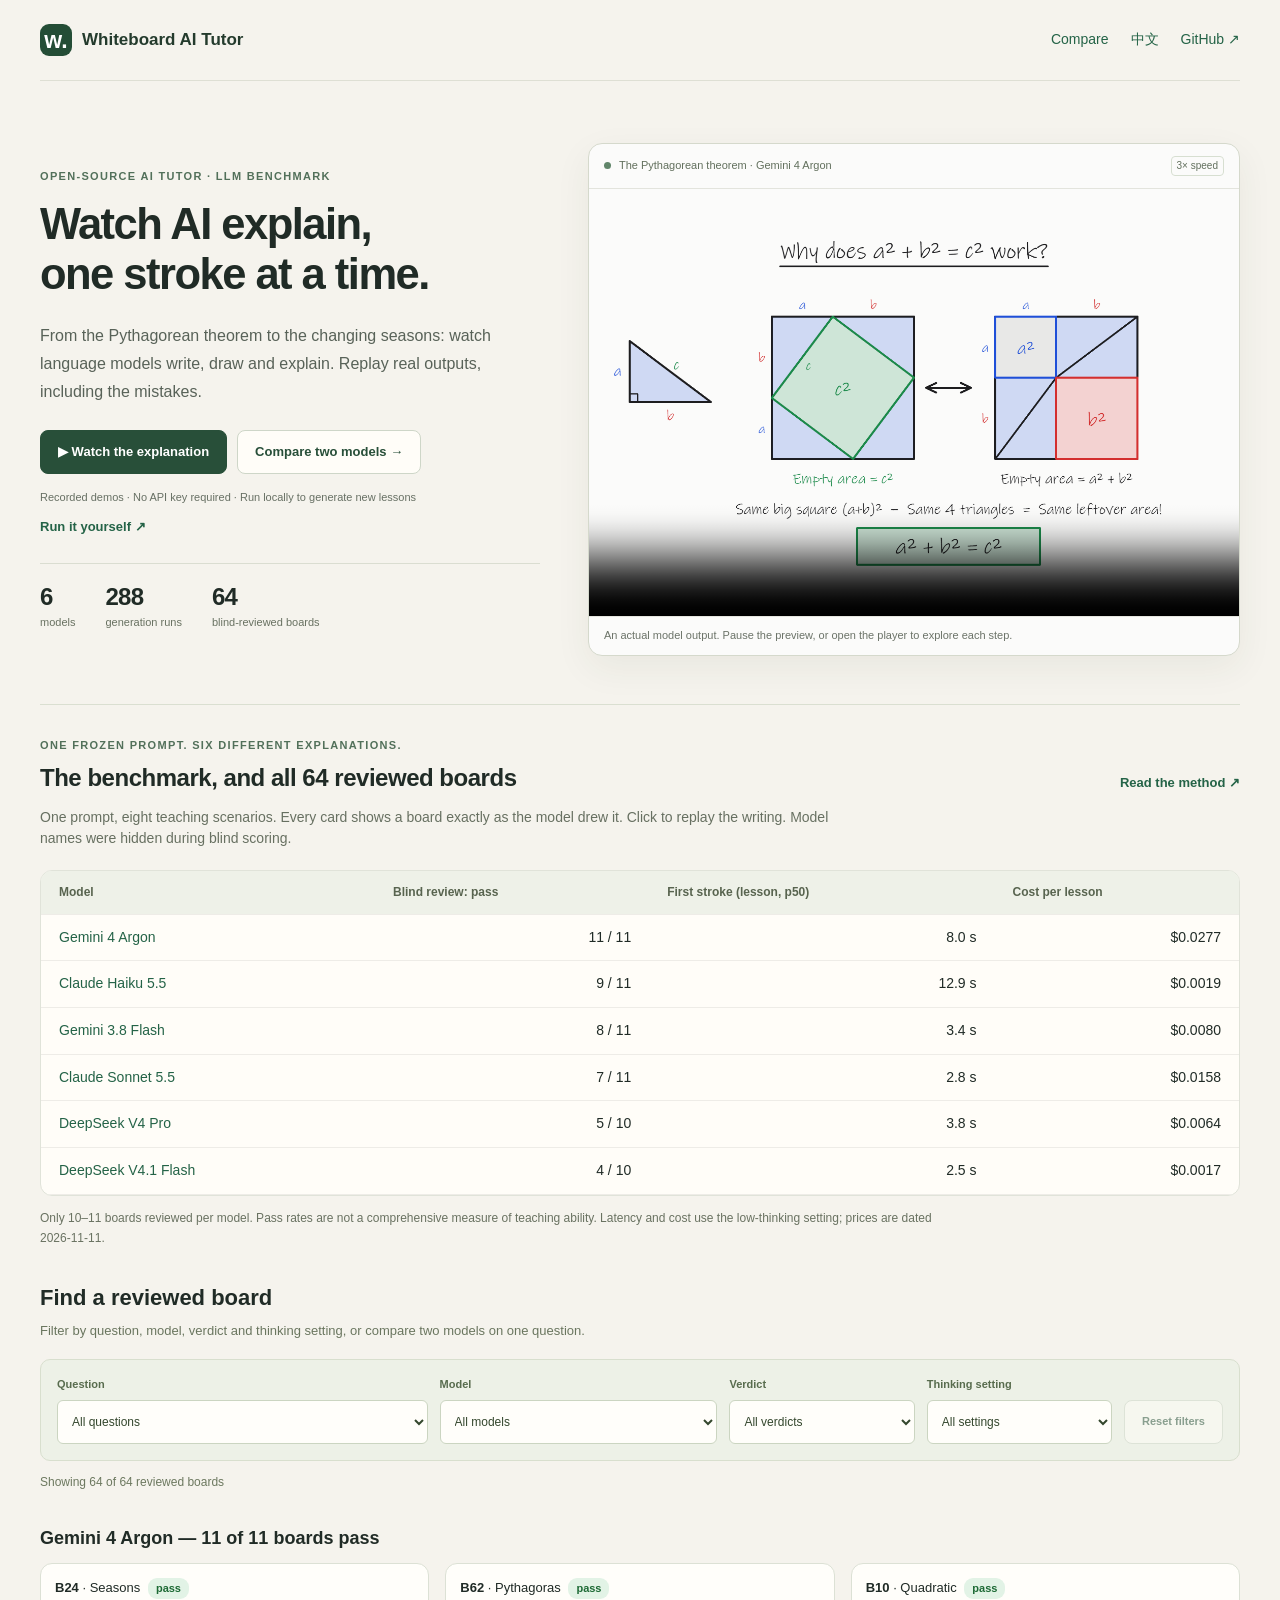
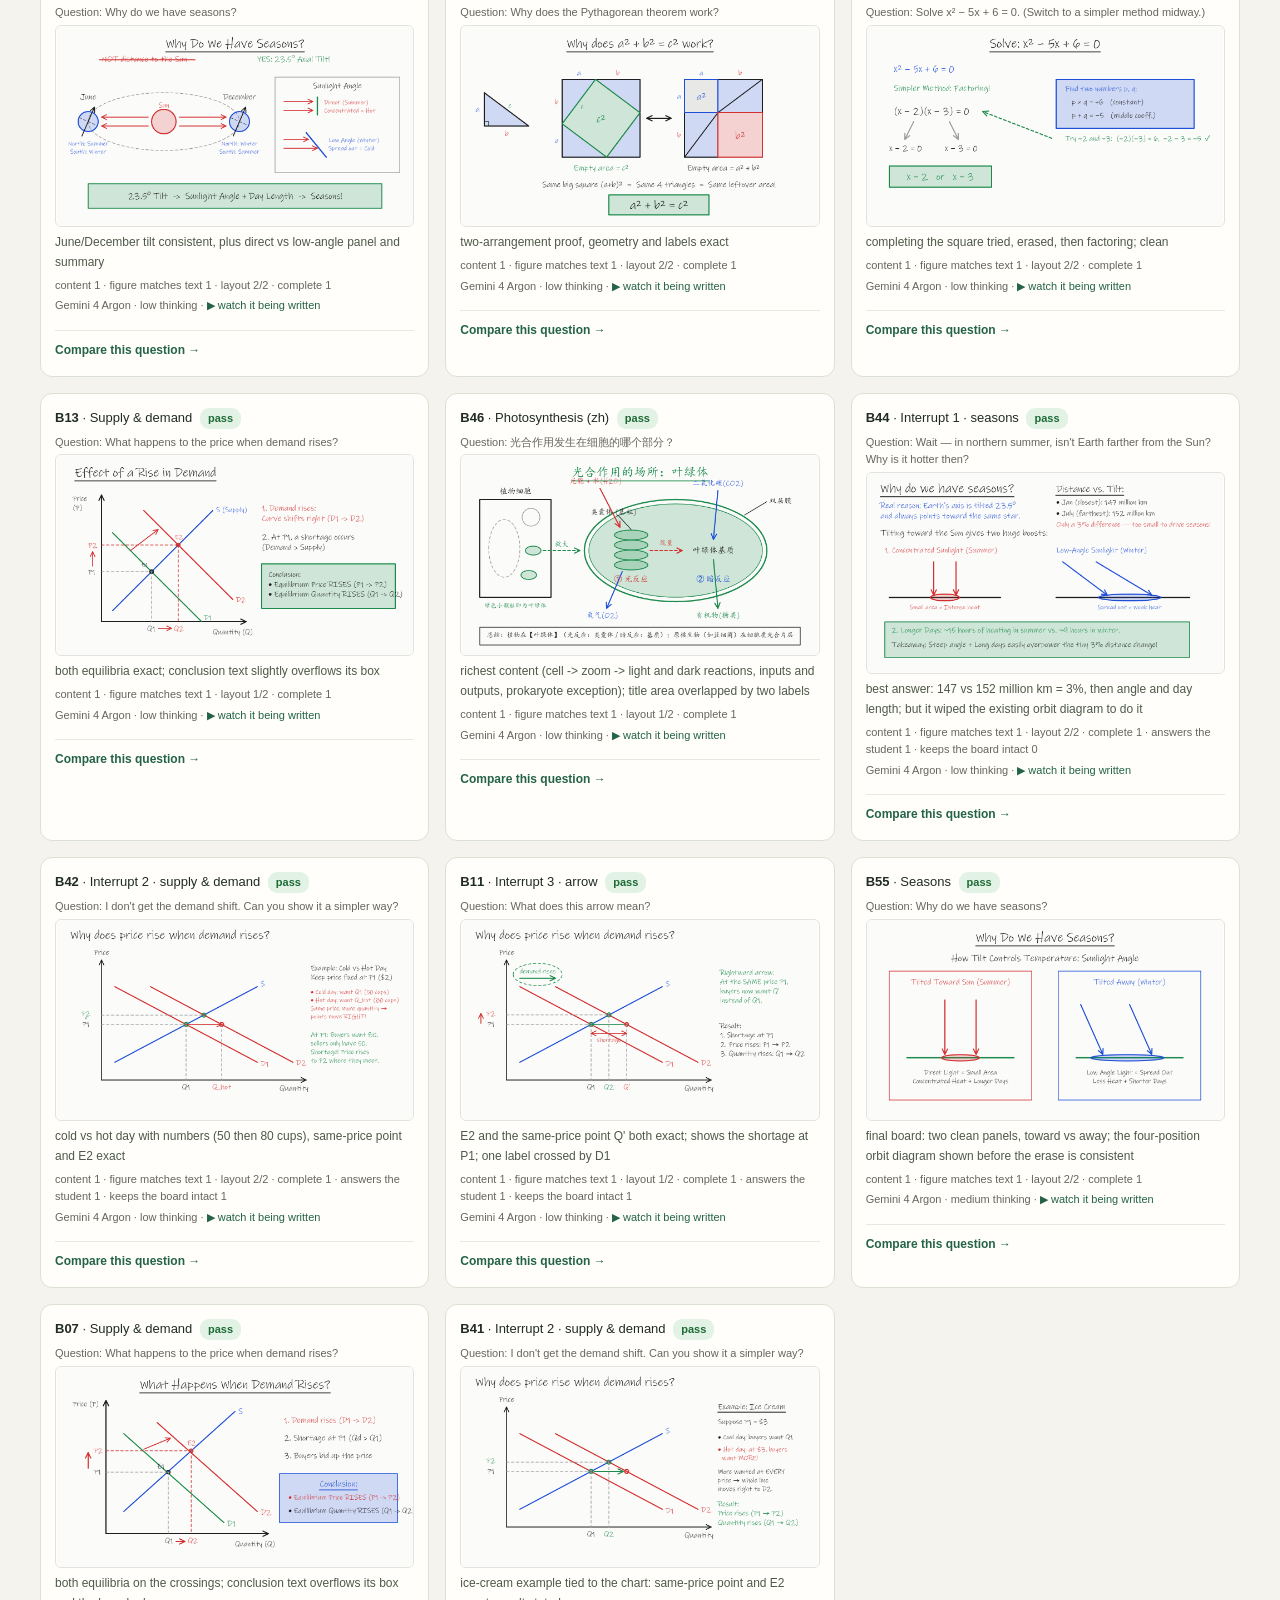
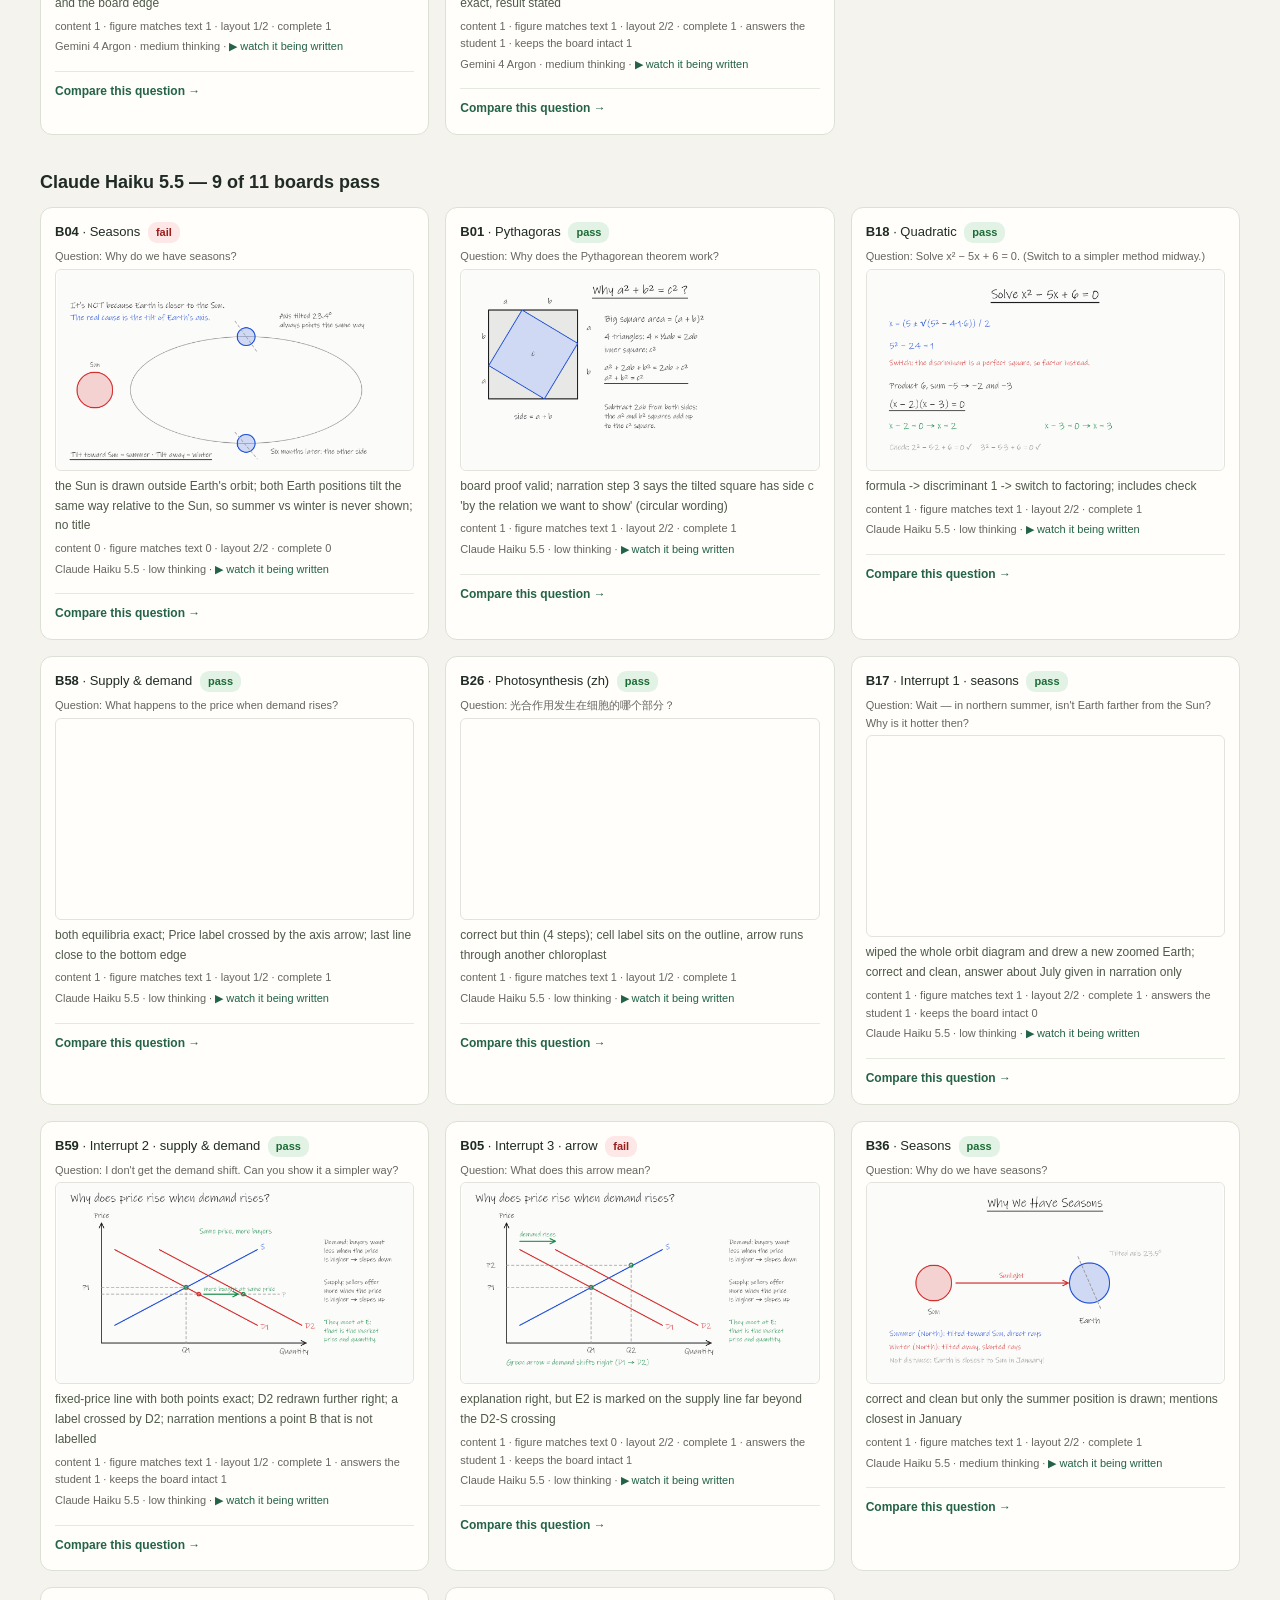
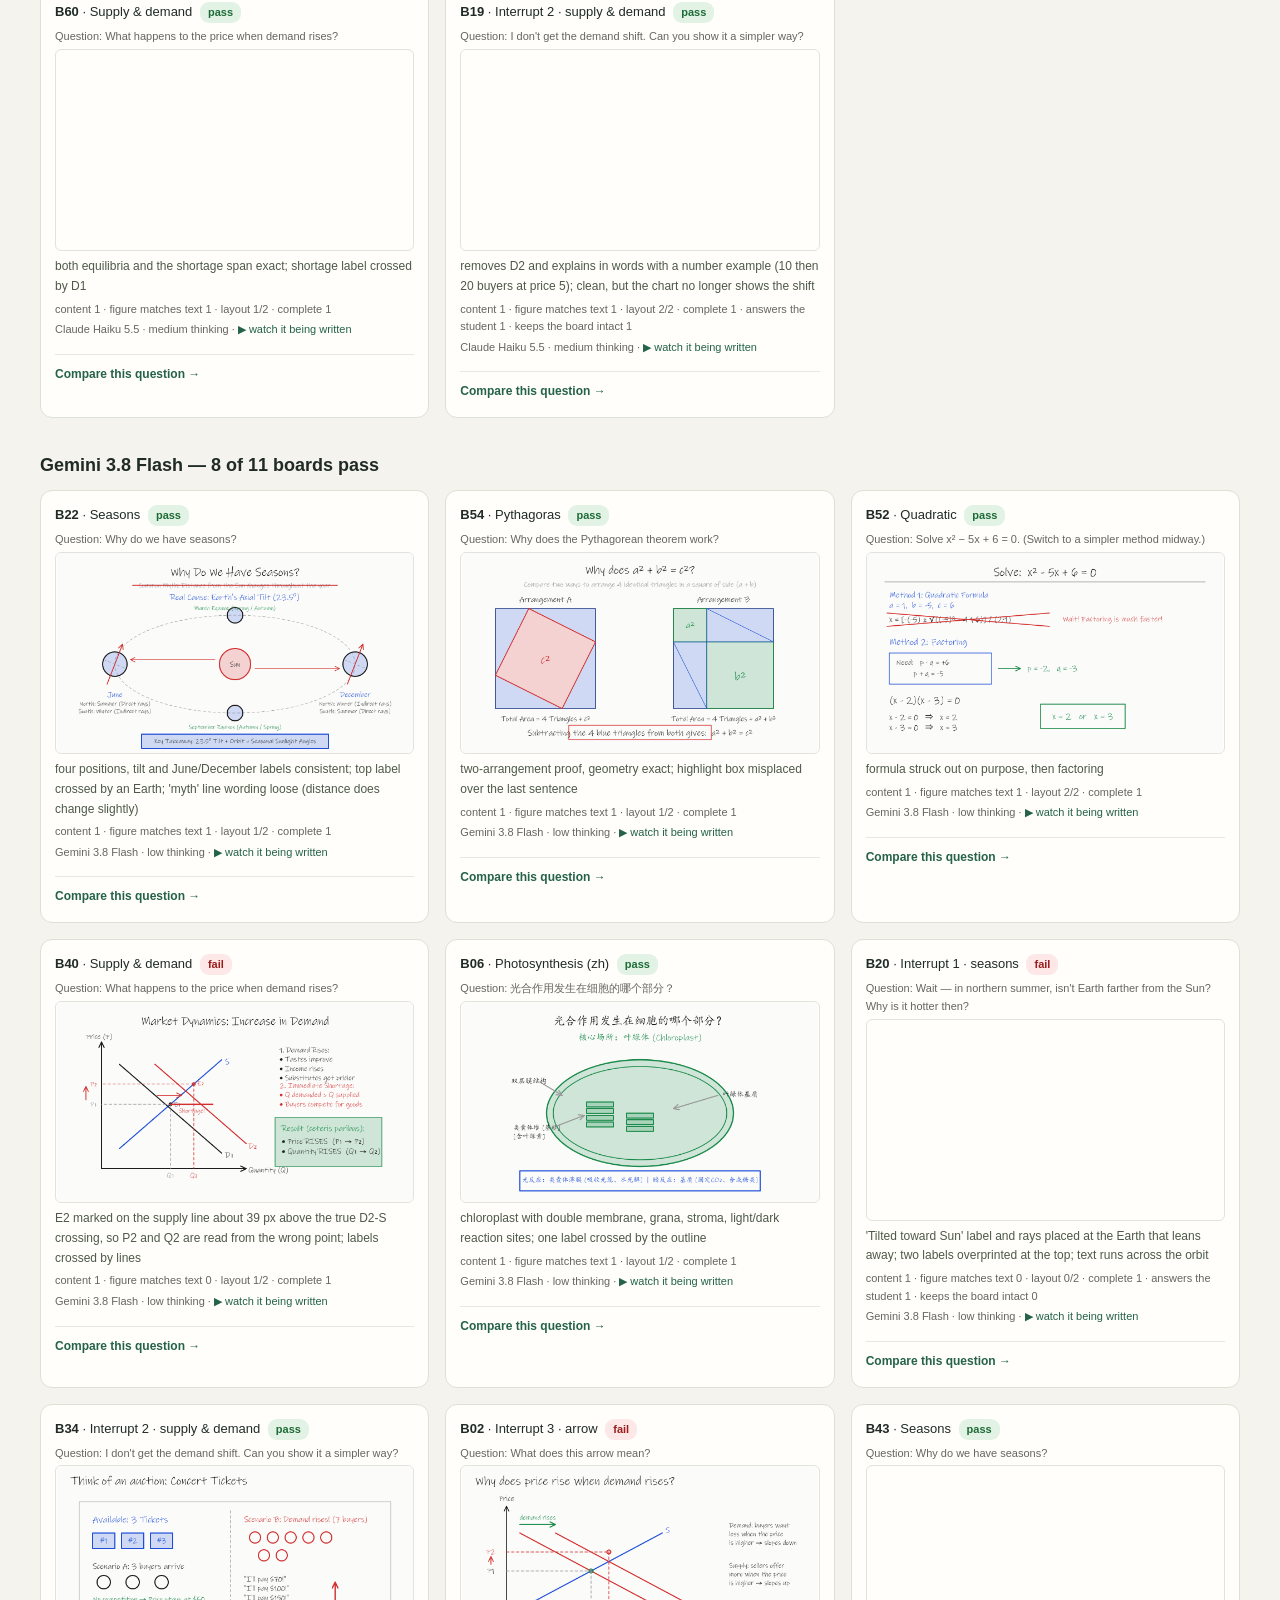
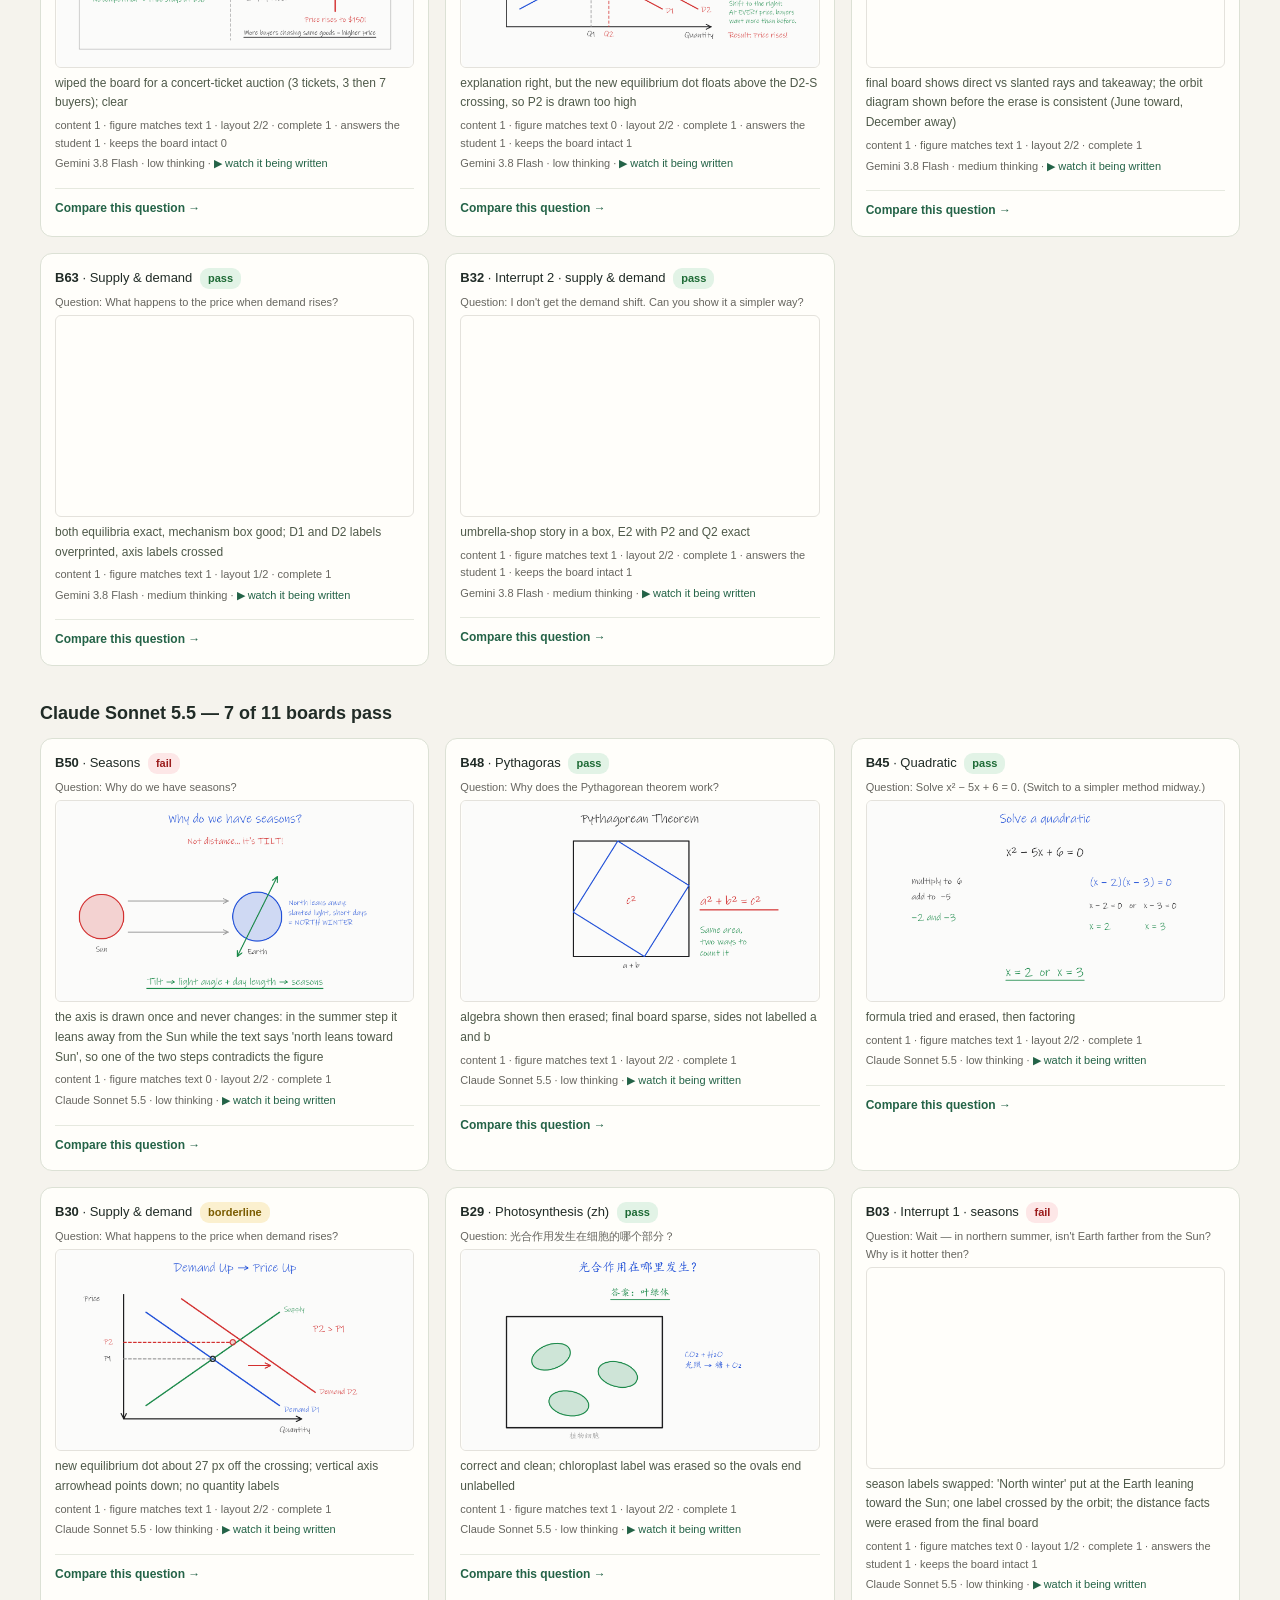
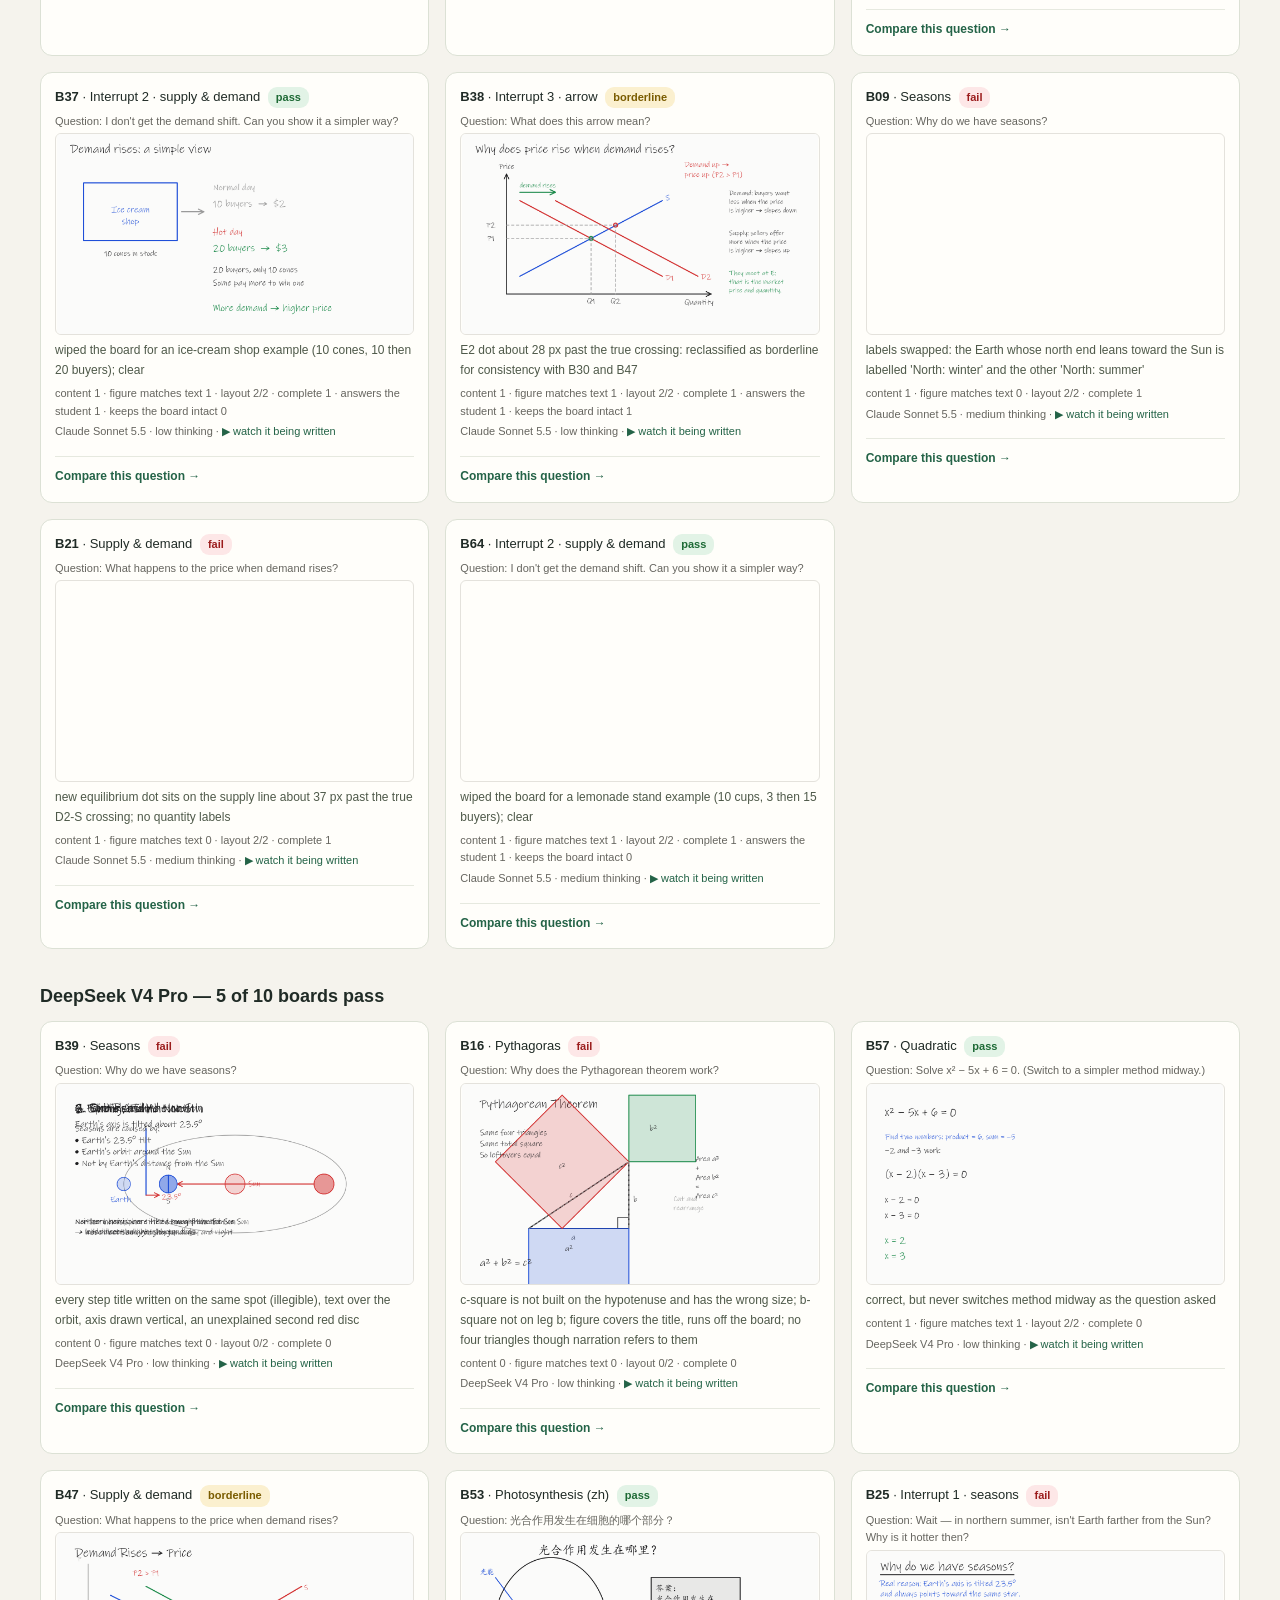
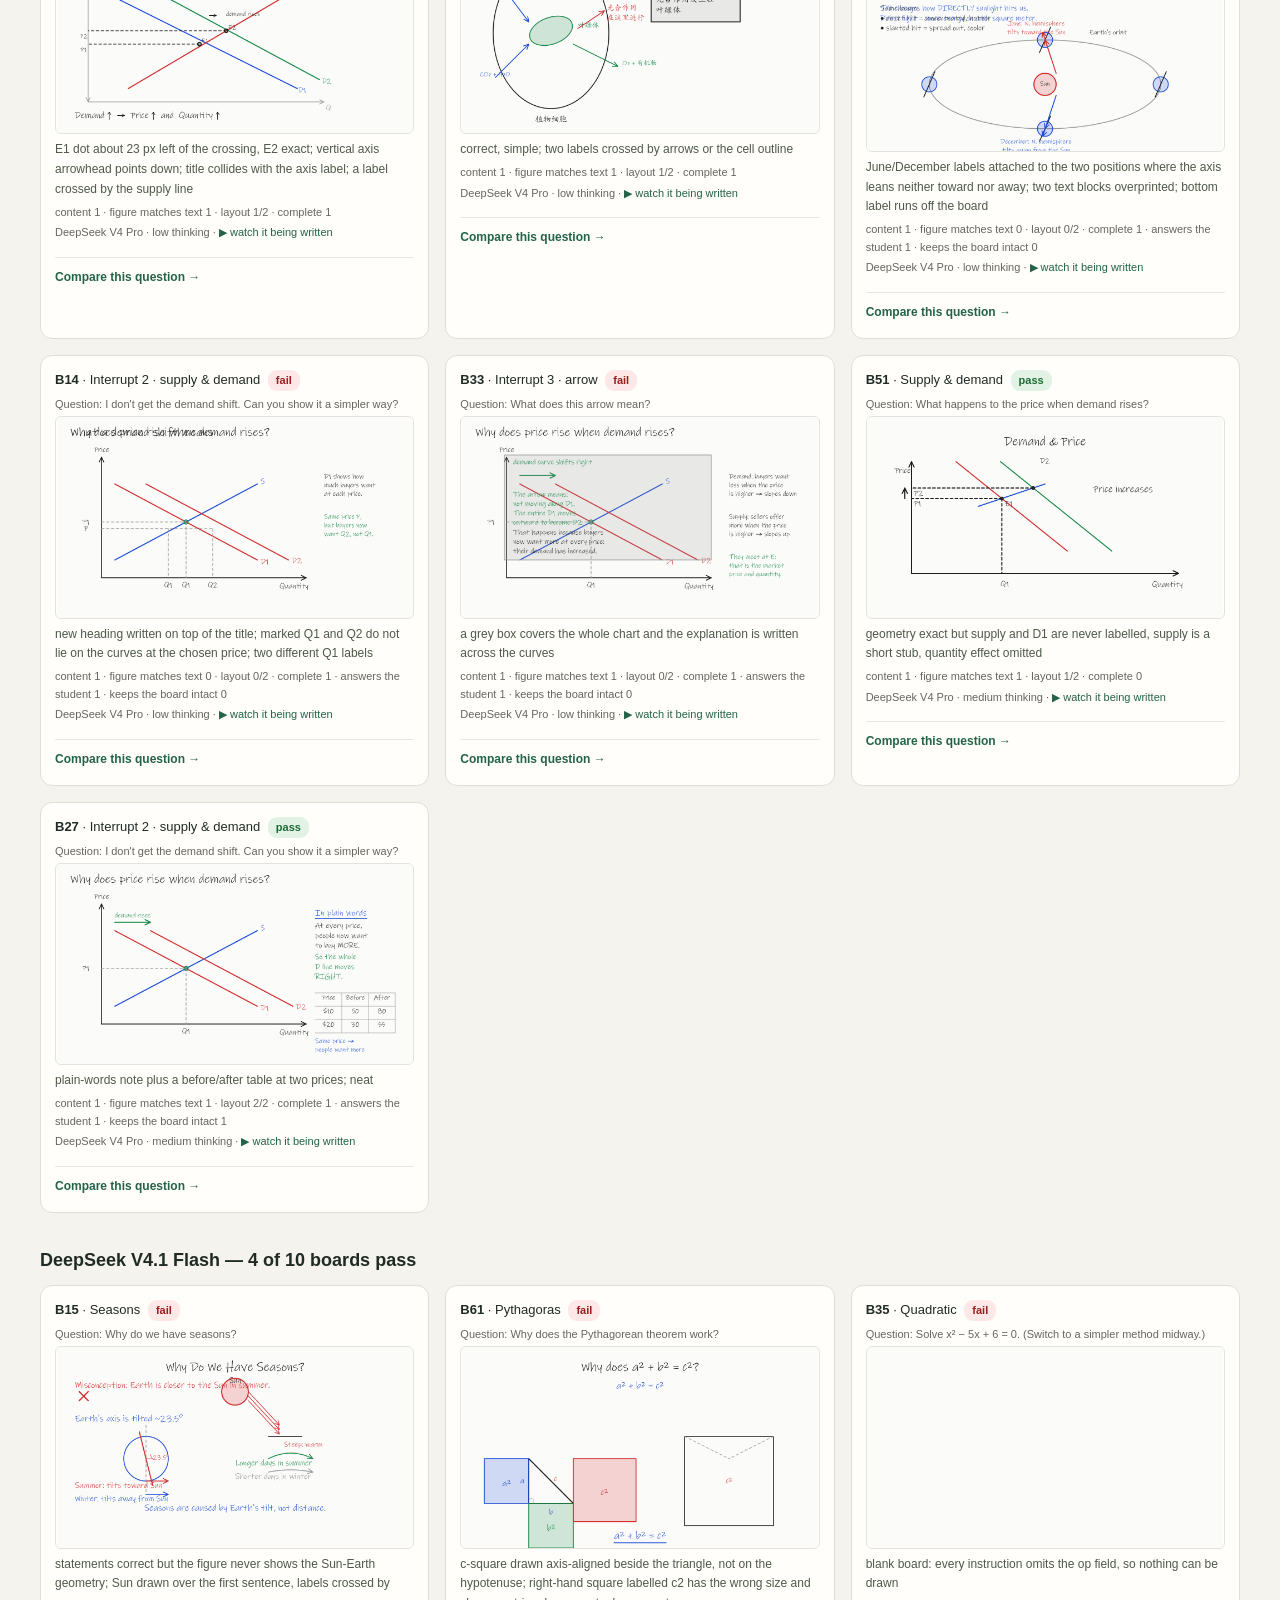
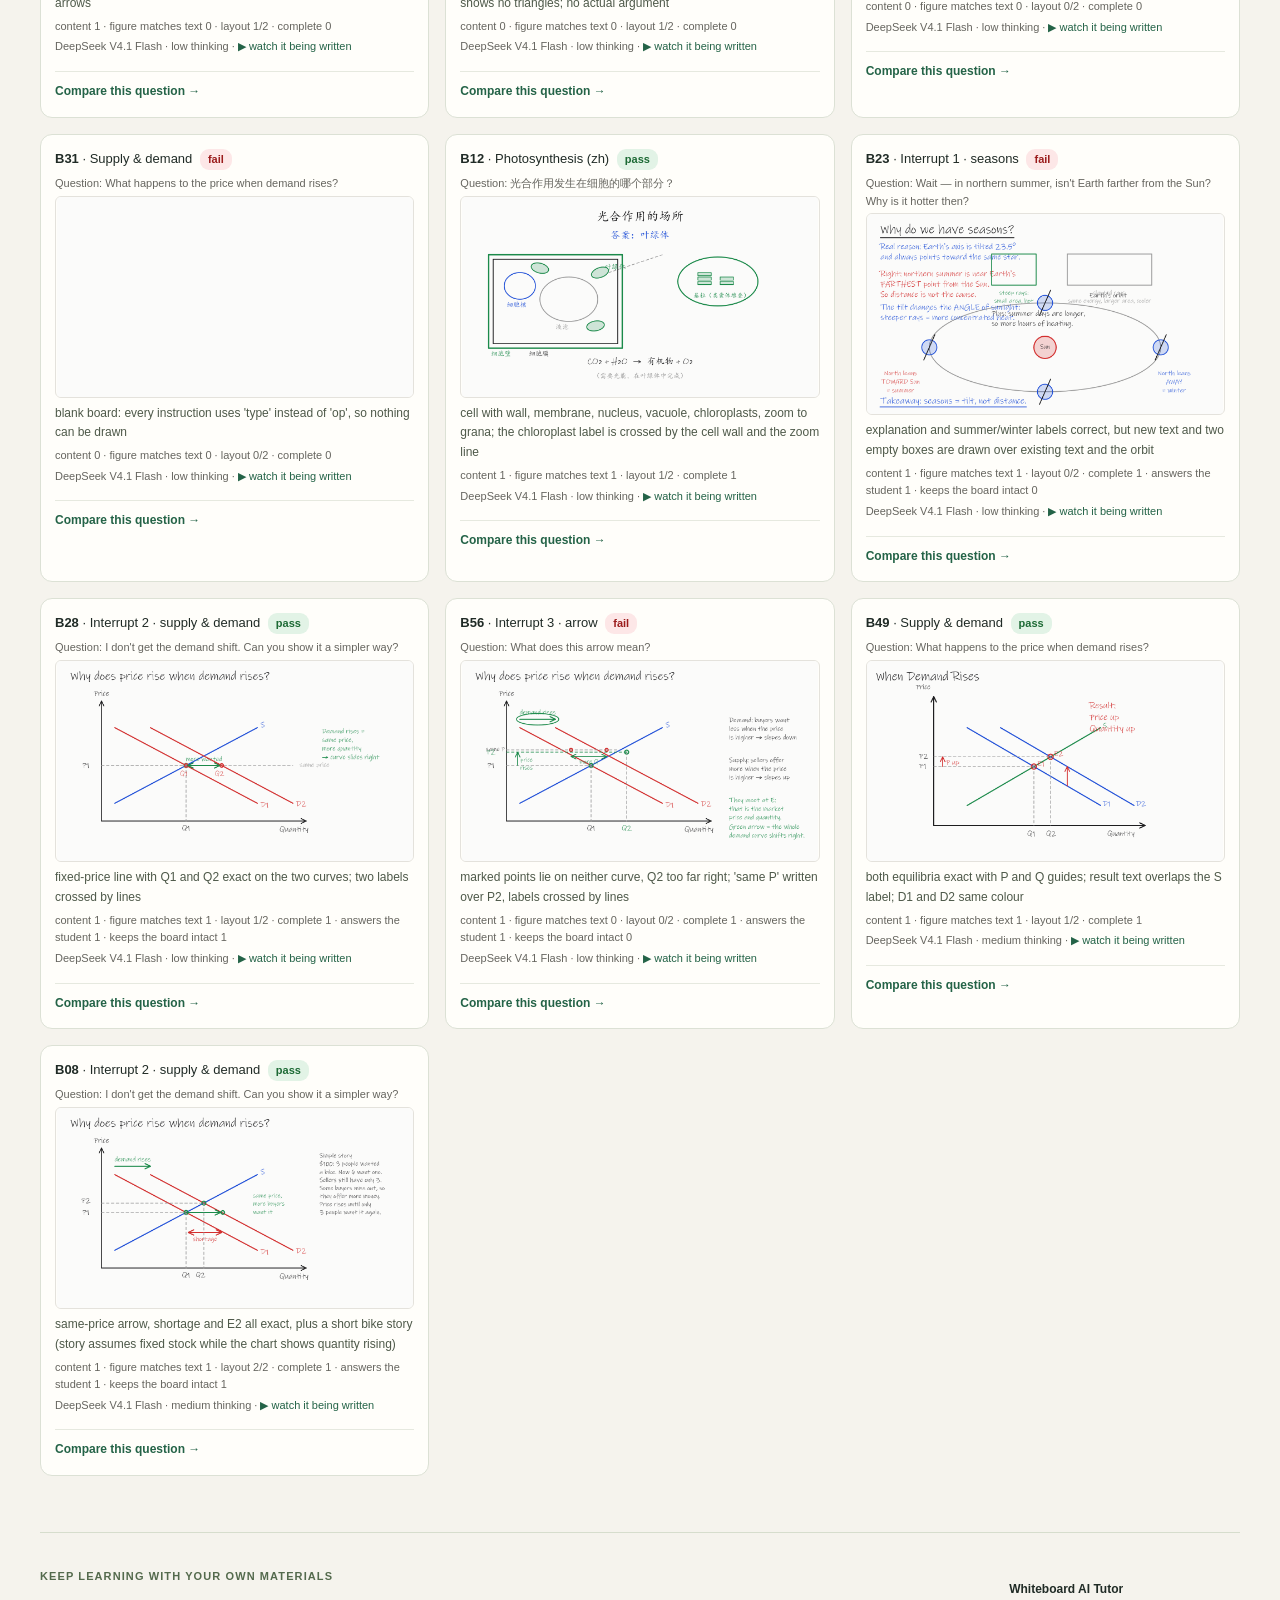
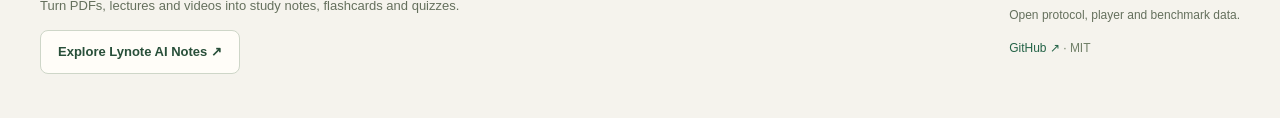
<file: index.html>
<!DOCTYPE html><html lang="en"><head><meta charset="utf-8"><meta name="viewport" content="width=device-width,initial-scale=1"><meta name="description" content="Open-source AI tutor that teaches on a whiteboard: it writes, draws, erases and takes interruptions. Compare six models across 288 generation runs and 64 blind-reviewed boards. Replay recorded explanations for free."><title>Whiteboard AI Tutor · LLM benchmark gallery (Claude, Gemini, DeepSeek)</title><style>:root{color-scheme:light}body{font-family:-apple-system,'Segoe UI','Microsoft YaHei',Helvetica,Arial,sans-serif;background:#f3f1ec;margin:0;color:#1c1c1b}
.wrap{max-width:1500px;margin:0 auto;padding:26px 24px 60px}h1{font-size:26px;margin:0 0 6px}h2{font-size:18px;margin:34px 0 10px}
.lead{color:#52514e;max-width:900px;line-height:1.55}.top{display:flex;justify-content:space-between;align-items:baseline;gap:16px}
table.lb{border-collapse:collapse;background:#fff;border-radius:10px;overflow:hidden;box-shadow:0 1px 4px #0001;margin-top:8px}
table.lb th,table.lb td{padding:8px 16px;text-align:left;border-bottom:1px solid #eeece7;font-size:14px}table.lb td.n{text-align:right;font-variant-numeric:tabular-nums}
.grid{display:grid;grid-template-columns:repeat(auto-fill,minmax(min(100%,400px),1fr));gap:14px}
.card{background:#fff;border-radius:10px;padding:12px;box-shadow:0 1px 4px #0002}.card img{width:100%;aspect-ratio:16/9;border:1px solid #e4e2dc;border-radius:6px;display:block}
.meta{font-size:13px;margin:7px 0 3px}.small{font-size:12px;color:#66655f;margin:3px 0}.note{font-size:13px;line-height:1.45;margin:6px 0 4px}
.v{display:inline-block;padding:1px 8px;border-radius:9px;font-size:12px;font-weight:600}.v.pass{background:#e2f3e6;color:#1d6a35}.v.fail{background:#fde7e7;color:#9b1c1c}.v.borderline{background:#fbf0cf;color:#7a5c00}
a{color:#1f4fd8;text-decoration:none}a:hover{text-decoration:underline}details{display:inline}</style><link rel="stylesheet" href="docs/assets/gallery.css"><script type="module" src="docs/assets/gallery.js"></script></head><body><main class="wrap">
<header class="site-header">
<a class="wordmark" href="index.html"><span class="brand-mark" aria-hidden="true">w.</span>Whiteboard AI Tutor</a>
<nav aria-label="Main navigation"><a href="compare.html">Compare</a><a href="gallery.zh.html" lang="zh-CN">中文</a><a href="https://github.com/molly554/whiteboard-ai-tutor" target="_blank" rel="noopener">GitHub ↗</a></nav>
</header>
<section class="hero" aria-labelledby="hero-title">
<div class="hero-copy"><p class="eyebrow">OPEN-SOURCE AI TUTOR · LLM BENCHMARK</p>
<h1 id="hero-title">Watch AI explain,<br>one stroke at a time.</h1><p class="hero-intro">From the Pythagorean theorem to the changing seasons: watch language models write, draw and explain. Replay real outputs, including the mistakes.</p>
<div class="hero-actions"><a class="button primary" href="player/index.html?run=main-or-gemini-4-argon-low-r1-pythagoras-3&amp;sc=r1-pythagoras&amp;lang=en">▶ Watch the explanation</a><a class="button secondary" href="compare.html">Compare two models →</a></div>
<p class="demo-note">Recorded demos · No API key required · Run locally to generate new lessons</p>
<a class="text-link" href="https://github.com/molly554/whiteboard-ai-tutor#quickstart" target="_blank" rel="noopener">Run it yourself ↗</a>
<dl class="stats"><div><dt>6</dt><dd>models</dd></div><div><dt>288</dt><dd>generation runs</dd></div><div><dt>64</dt><dd>blind-reviewed boards</dd></div></dl>
</div>
<figure class="hero-preview"><div class="preview-bar"><span class="preview-dot" aria-hidden="true"></span><span>The Pythagorean theorem · Gemini 4 Argon</span><span class="preview-tag">3× speed</span></div>
<video id="hero-video" controls muted playsinline loop preload="metadata" poster="results/review/boards/B62.png" aria-label="Preview of an AI whiteboard explanation of the Pythagorean theorem"><source src="docs/assets/pythagoras.mp4" type="video/mp4"><a href="player/index.html?run=main-or-gemini-4-argon-low-r1-pythagoras-3&amp;sc=r1-pythagoras&amp;lang=en">Watch in the player</a></video>
<figcaption>An actual model output. Pause the preview, or open the player to explore each step.</figcaption></figure>
</section>
<section id="benchmark" aria-labelledby="benchmark-title"><div class="section-heading"><div><p class="eyebrow">ONE FROZEN PROMPT. SIX DIFFERENT EXPLANATIONS.</p><h2 id="benchmark-title">The benchmark, and all 64 reviewed boards</h2></div><a class="text-link" href="https://github.com/molly554/whiteboard-ai-tutor/blob/main/docs/METHOD.md" target="_blank" rel="noopener">Read the method ↗</a></div>
<p class="lead">One prompt, eight teaching scenarios. Every card shows a board exactly as the model drew it. Click to replay the writing. Model names were hidden during blind scoring.</p>
<div class="table-scroll" role="region" aria-label="Leaderboard" tabindex="0"><table class="lb"><tr><th scope="col">Model</th><th scope="col">Blind review: pass</th><th scope="col">First stroke (lesson, p50)</th><th scope="col">Cost per lesson</th></tr>
<tr><td><a href="#gemini-4-argon">Gemini 4 Argon</a></td><td class="n">11 / 11</td><td class="n">8.0 s</td><td class="n">$0.0277</td></tr>
<tr><td><a href="#haiku-5.5">Claude Haiku 5.5</a></td><td class="n">9 / 11</td><td class="n">12.9 s</td><td class="n">$0.0019</td></tr>
<tr><td><a href="#gemini-3.8-flash">Gemini 3.8 Flash</a></td><td class="n">8 / 11</td><td class="n">3.4 s</td><td class="n">$0.0080</td></tr>
<tr><td><a href="#sonnet-5.5">Claude Sonnet 5.5</a></td><td class="n">7 / 11</td><td class="n">2.8 s</td><td class="n">$0.0158</td></tr>
<tr><td><a href="#deepseek-v4-pro">DeepSeek V4 Pro</a></td><td class="n">5 / 10</td><td class="n">3.8 s</td><td class="n">$0.0064</td></tr>
<tr><td><a href="#deepseek-flash">DeepSeek V4.1 Flash</a></td><td class="n">4 / 10</td><td class="n">2.5 s</td><td class="n">$0.0017</td></tr>
</table></div>
<p class="benchmark-note">Only 10–11 boards reviewed per model. Pass rates are not a comprehensive measure of teaching ability. Latency and cost use the low-thinking setting; prices are dated 2026-11-11.</p>
<div id="boards" class="boards-heading"><h2>Find a reviewed board</h2><p>Filter by question, model, verdict and thinking setting, or compare two models on one question.</p></div>
<div id="board-filters" class="board-filters" hidden>
<label class="filter-field"><span>Question</span><select id="filter-sc"></select></label>
<label class="filter-field"><span>Model</span><select id="filter-model"></select></label>
<label class="filter-field"><span>Verdict</span><select id="filter-verdict"></select></label>
<label class="filter-field"><span>Thinking setting</span><select id="filter-cond"></select></label>
<button id="reset-filters" class="button secondary" type="button">Reset filters</button>
</div><p id="filter-count" class="filter-count" role="status" aria-live="polite">64 reviewed boards</p>
<div id="empty-boards" class="empty-boards" hidden><h3>No boards match these filters</h3><p>Try another selection, or reset the filters to see all 64 boards.</p><button id="empty-reset" class="button secondary" type="button">Show all boards</button></div>
<div id="board-results" class="board-results">
<h2 class="model-heading" data-model="gemini-4-argon" id="gemini-4-argon">Gemini 4 Argon — 11 of 11 boards pass</h2><div class="grid" data-model="gemini-4-argon">
<div class="card" data-model="gemini-4-argon" data-sc="r1-seasons" data-cond="low" data-verdict="pass"><div class="meta"><b>B24</b> · Seasons <span class="v pass">pass</span></div><div class="small">Question: Why do we have seasons?</div><a href="player/index.html?run=main-or-gemini-4-argon-low-r1-seasons-2&amp;sc=r1-seasons&amp;lang=en"><img src="results/review/boards/B24.png" alt="Seasons" loading="lazy" decoding="async" width="1600" height="900"></a><div class="note">June/December tilt consistent, plus direct vs low-angle panel and summary</div><div class="small">content 1 · figure matches text 1 · layout 2/2 · complete 1</div><div class="small">Gemini 4 Argon · low thinking · <a href="player/index.html?run=main-or-gemini-4-argon-low-r1-seasons-2&amp;sc=r1-seasons&amp;lang=en">▶ watch it being written</a></div><a class="card-compare" href="compare.html?sc=r1-seasons&amp;cond=low&amp;a=gemini-4-argon&amp;b=sonnet-5.5">Compare this question →</a></div>
<div class="card" data-model="gemini-4-argon" data-sc="r1-pythagoras" data-cond="low" data-verdict="pass"><div class="meta"><b>B62</b> · Pythagoras <span class="v pass">pass</span></div><div class="small">Question: Why does the Pythagorean theorem work?</div><a href="player/index.html?run=main-or-gemini-4-argon-low-r1-pythagoras-3&amp;sc=r1-pythagoras&amp;lang=en"><img src="results/review/boards/B62.png" alt="A labeled right triangle, then two side-by-side squares: one has a green central c-squared region, the other separate a-squared and b-squared regions." loading="lazy" decoding="async" width="1600" height="900"></a><div class="note">two-arrangement proof, geometry and labels exact</div><div class="small">content 1 · figure matches text 1 · layout 2/2 · complete 1</div><div class="small">Gemini 4 Argon · low thinking · <a href="player/index.html?run=main-or-gemini-4-argon-low-r1-pythagoras-3&amp;sc=r1-pythagoras&amp;lang=en">▶ watch it being written</a></div><a class="card-compare" href="compare.html?sc=r1-pythagoras&amp;cond=low&amp;a=gemini-4-argon&amp;b=sonnet-5.5">Compare this question →</a></div>
<div class="card" data-model="gemini-4-argon" data-sc="r1-quadratic" data-cond="low" data-verdict="pass"><div class="meta"><b>B10</b> · Quadratic <span class="v pass">pass</span></div><div class="small">Question: Solve x² − 5x + 6 = 0. (Switch to a simpler method midway.)</div><a href="player/index.html?run=main-or-gemini-4-argon-low-r1-quadratic-2&amp;sc=r1-quadratic&amp;lang=en"><img src="results/review/boards/B10.png" alt="Quadratic" loading="lazy" decoding="async" width="1600" height="900"></a><div class="note">completing the square tried, erased, then factoring; clean</div><div class="small">content 1 · figure matches text 1 · layout 2/2 · complete 1</div><div class="small">Gemini 4 Argon · low thinking · <a href="player/index.html?run=main-or-gemini-4-argon-low-r1-quadratic-2&amp;sc=r1-quadratic&amp;lang=en">▶ watch it being written</a></div><a class="card-compare" href="compare.html?sc=r1-quadratic&amp;cond=low&amp;a=gemini-4-argon&amp;b=sonnet-5.5">Compare this question →</a></div>
<div class="card" data-model="gemini-4-argon" data-sc="r1-supply-demand" data-cond="low" data-verdict="pass"><div class="meta"><b>B13</b> · Supply & demand <span class="v pass">pass</span></div><div class="small">Question: What happens to the price when demand rises?</div><a href="player/index.html?run=main-or-gemini-4-argon-low-r1-supply-demand-2&amp;sc=r1-supply-demand&amp;lang=en"><img src="results/review/boards/B13.png" alt="Supply &amp; demand" loading="lazy" decoding="async" width="1600" height="900"></a><div class="note">both equilibria exact; conclusion text slightly overflows its box</div><div class="small">content 1 · figure matches text 1 · layout 1/2 · complete 1</div><div class="small">Gemini 4 Argon · low thinking · <a href="player/index.html?run=main-or-gemini-4-argon-low-r1-supply-demand-2&amp;sc=r1-supply-demand&amp;lang=en">▶ watch it being written</a></div><a class="card-compare" href="compare.html?sc=r1-supply-demand&amp;cond=low&amp;a=gemini-4-argon&amp;b=sonnet-5.5">Compare this question →</a></div>
<div class="card" data-model="gemini-4-argon" data-sc="r1-photosynthesis" data-cond="low" data-verdict="pass"><div class="meta"><b>B46</b> · Photosynthesis (zh) <span class="v pass">pass</span></div><div class="small">Question: 光合作用发生在细胞的哪个部分？</div><a href="player/index.html?run=main-or-gemini-4-argon-low-r1-photosynthesis-1&amp;sc=r1-photosynthesis&amp;lang=en"><img src="results/review/boards/B46.png" alt="Photosynthesis (zh)" loading="lazy" decoding="async" width="1600" height="900"></a><div class="note">richest content (cell -&gt; zoom -&gt; light and dark reactions, inputs and outputs, prokaryote exception); title area overlapped by two labels</div><div class="small">content 1 · figure matches text 1 · layout 1/2 · complete 1</div><div class="small">Gemini 4 Argon · low thinking · <a href="player/index.html?run=main-or-gemini-4-argon-low-r1-photosynthesis-1&amp;sc=r1-photosynthesis&amp;lang=en">▶ watch it being written</a></div><a class="card-compare" href="compare.html?sc=r1-photosynthesis&amp;cond=low&amp;a=gemini-4-argon&amp;b=sonnet-5.5">Compare this question →</a></div>
<div class="card" data-model="gemini-4-argon" data-sc="r1-i1-seasons-distance" data-cond="low" data-verdict="pass"><div class="meta"><b>B44</b> · Interrupt 1 · seasons <span class="v pass">pass</span></div><div class="small">Question: Wait — in northern summer, isn&#x27;t Earth farther from the Sun? Why is it hotter then?</div><a href="player/index.html?run=main-or-gemini-4-argon-low-r1-i1-seasons-distance-3&amp;sc=r1-i1-seasons-distance&amp;lang=en"><img src="results/review/boards/B44.png" alt="Interrupt 1 · seasons" loading="lazy" decoding="async" width="1600" height="900"></a><div class="note">best answer: 147 vs 152 million km = 3%, then angle and day length; but it wiped the existing orbit diagram to do it</div><div class="small">content 1 · figure matches text 1 · layout 2/2 · complete 1 · answers the student 1 · keeps the board intact 0</div><div class="small">Gemini 4 Argon · low thinking · <a href="player/index.html?run=main-or-gemini-4-argon-low-r1-i1-seasons-distance-3&amp;sc=r1-i1-seasons-distance&amp;lang=en">▶ watch it being written</a></div><a class="card-compare" href="compare.html?sc=r1-i1-seasons-distance&amp;cond=low&amp;a=gemini-4-argon&amp;b=sonnet-5.5">Compare this question →</a></div>
<div class="card" data-model="gemini-4-argon" data-sc="r1-i2-demand-simpler" data-cond="low" data-verdict="pass"><div class="meta"><b>B42</b> · Interrupt 2 · supply & demand <span class="v pass">pass</span></div><div class="small">Question: I don&#x27;t get the demand shift. Can you show it a simpler way?</div><a href="player/index.html?run=main-or-gemini-4-argon-low-r1-i2-demand-simpler-3&amp;sc=r1-i2-demand-simpler&amp;lang=en"><img src="results/review/boards/B42.png" alt="Interrupt 2 · supply &amp; demand" loading="lazy" decoding="async" width="1600" height="900"></a><div class="note">cold vs hot day with numbers (50 then 80 cups), same-price point and E2 exact</div><div class="small">content 1 · figure matches text 1 · layout 2/2 · complete 1 · answers the student 1 · keeps the board intact 1</div><div class="small">Gemini 4 Argon · low thinking · <a href="player/index.html?run=main-or-gemini-4-argon-low-r1-i2-demand-simpler-3&amp;sc=r1-i2-demand-simpler&amp;lang=en">▶ watch it being written</a></div><a class="card-compare" href="compare.html?sc=r1-i2-demand-simpler&amp;cond=low&amp;a=gemini-4-argon&amp;b=sonnet-5.5">Compare this question →</a></div>
<div class="card" data-model="gemini-4-argon" data-sc="r1-i3-arrow-meaning" data-cond="low" data-verdict="pass"><div class="meta"><b>B11</b> · Interrupt 3 · arrow <span class="v pass">pass</span></div><div class="small">Question: What does this arrow mean?</div><a href="player/index.html?run=main-or-gemini-4-argon-low-r1-i3-arrow-meaning-1&amp;sc=r1-i3-arrow-meaning&amp;lang=en"><img src="results/review/boards/B11.png" alt="Interrupt 3 · arrow" loading="lazy" decoding="async" width="1600" height="900"></a><div class="note">E2 and the same-price point Q&#x27; both exact; shows the shortage at P1; one label crossed by D1</div><div class="small">content 1 · figure matches text 1 · layout 1/2 · complete 1 · answers the student 1 · keeps the board intact 1</div><div class="small">Gemini 4 Argon · low thinking · <a href="player/index.html?run=main-or-gemini-4-argon-low-r1-i3-arrow-meaning-1&amp;sc=r1-i3-arrow-meaning&amp;lang=en">▶ watch it being written</a></div><a class="card-compare" href="compare.html?sc=r1-i3-arrow-meaning&amp;cond=low&amp;a=gemini-4-argon&amp;b=sonnet-5.5">Compare this question →</a></div>
<div class="card" data-model="gemini-4-argon" data-sc="r1-seasons" data-cond="mid" data-verdict="pass"><div class="meta"><b>B55</b> · Seasons <span class="v pass">pass</span></div><div class="small">Question: Why do we have seasons?</div><a href="player/index.html?run=main-or-gemini-4-argon-mid-r1-seasons-3&amp;sc=r1-seasons&amp;lang=en"><img src="results/review/boards/B55.png" alt="Seasons" loading="lazy" decoding="async" width="1600" height="900"></a><div class="note">final board: two clean panels, toward vs away; the four-position orbit diagram shown before the erase is consistent</div><div class="small">content 1 · figure matches text 1 · layout 2/2 · complete 1</div><div class="small">Gemini 4 Argon · medium thinking · <a href="player/index.html?run=main-or-gemini-4-argon-mid-r1-seasons-3&amp;sc=r1-seasons&amp;lang=en">▶ watch it being written</a></div><a class="card-compare" href="compare.html?sc=r1-seasons&amp;cond=mid&amp;a=gemini-4-argon&amp;b=sonnet-5.5">Compare this question →</a></div>
<div class="card" data-model="gemini-4-argon" data-sc="r1-supply-demand" data-cond="mid" data-verdict="pass"><div class="meta"><b>B07</b> · Supply & demand <span class="v pass">pass</span></div><div class="small">Question: What happens to the price when demand rises?</div><a href="player/index.html?run=main-or-gemini-4-argon-mid-r1-supply-demand-2&amp;sc=r1-supply-demand&amp;lang=en"><img src="results/review/boards/B07.png" alt="Supply &amp; demand" loading="lazy" decoding="async" width="1600" height="900"></a><div class="note">both equilibria on the crossings; conclusion text overflows its box and the board edge</div><div class="small">content 1 · figure matches text 1 · layout 1/2 · complete 1</div><div class="small">Gemini 4 Argon · medium thinking · <a href="player/index.html?run=main-or-gemini-4-argon-mid-r1-supply-demand-2&amp;sc=r1-supply-demand&amp;lang=en">▶ watch it being written</a></div><a class="card-compare" href="compare.html?sc=r1-supply-demand&amp;cond=mid&amp;a=gemini-4-argon&amp;b=sonnet-5.5">Compare this question →</a></div>
<div class="card" data-model="gemini-4-argon" data-sc="r1-i2-demand-simpler" data-cond="mid" data-verdict="pass"><div class="meta"><b>B41</b> · Interrupt 2 · supply & demand <span class="v pass">pass</span></div><div class="small">Question: I don&#x27;t get the demand shift. Can you show it a simpler way?</div><a href="player/index.html?run=main-or-gemini-4-argon-mid-r1-i2-demand-simpler-1&amp;sc=r1-i2-demand-simpler&amp;lang=en"><img src="results/review/boards/B41.png" alt="Interrupt 2 · supply &amp; demand" loading="lazy" decoding="async" width="1600" height="900"></a><div class="note">ice-cream example tied to the chart: same-price point and E2 exact, result stated</div><div class="small">content 1 · figure matches text 1 · layout 2/2 · complete 1 · answers the student 1 · keeps the board intact 1</div><div class="small">Gemini 4 Argon · medium thinking · <a href="player/index.html?run=main-or-gemini-4-argon-mid-r1-i2-demand-simpler-1&amp;sc=r1-i2-demand-simpler&amp;lang=en">▶ watch it being written</a></div><a class="card-compare" href="compare.html?sc=r1-i2-demand-simpler&amp;cond=mid&amp;a=gemini-4-argon&amp;b=sonnet-5.5">Compare this question →</a></div>
</div>
<h2 class="model-heading" data-model="haiku-5.5" id="haiku-5.5">Claude Haiku 5.5 — 9 of 11 boards pass</h2><div class="grid" data-model="haiku-5.5">
<div class="card" data-model="haiku-5.5" data-sc="r1-seasons" data-cond="low" data-verdict="fail"><div class="meta"><b>B04</b> · Seasons <span class="v fail">fail</span></div><div class="small">Question: Why do we have seasons?</div><a href="player/index.html?run=main-or-haiku-5.5-low-r1-seasons-2&amp;sc=r1-seasons&amp;lang=en"><img src="results/review/boards/B04.png" alt="Seasons" loading="lazy" decoding="async" width="1600" height="900"></a><div class="note">the Sun is drawn outside Earth&#x27;s orbit; both Earth positions tilt the same way relative to the Sun, so summer vs winter is never shown; no title</div><div class="small">content 0 · figure matches text 0 · layout 2/2 · complete 0</div><div class="small">Claude Haiku 5.5 · low thinking · <a href="player/index.html?run=main-or-haiku-5.5-low-r1-seasons-2&amp;sc=r1-seasons&amp;lang=en">▶ watch it being written</a></div><a class="card-compare" href="compare.html?sc=r1-seasons&amp;cond=low&amp;a=haiku-5.5&amp;b=sonnet-5.5">Compare this question →</a></div>
<div class="card" data-model="haiku-5.5" data-sc="r1-pythagoras" data-cond="low" data-verdict="pass"><div class="meta"><b>B01</b> · Pythagoras <span class="v pass">pass</span></div><div class="small">Question: Why does the Pythagorean theorem work?</div><a href="player/index.html?run=main-or-haiku-5.5-low-r1-pythagoras-2&amp;sc=r1-pythagoras&amp;lang=en"><img src="results/review/boards/B01.png" alt="A blue tilted square labeled c inside a black square with sides marked a and b; area equations on the right subtract four triangles." loading="lazy" decoding="async" width="1600" height="900"></a><div class="note">board proof valid; narration step 3 says the tilted square has side c &#x27;by the relation we want to show&#x27; (circular wording)</div><div class="small">content 1 · figure matches text 1 · layout 2/2 · complete 1</div><div class="small">Claude Haiku 5.5 · low thinking · <a href="player/index.html?run=main-or-haiku-5.5-low-r1-pythagoras-2&amp;sc=r1-pythagoras&amp;lang=en">▶ watch it being written</a></div><a class="card-compare" href="compare.html?sc=r1-pythagoras&amp;cond=low&amp;a=haiku-5.5&amp;b=sonnet-5.5">Compare this question →</a></div>
<div class="card" data-model="haiku-5.5" data-sc="r1-quadratic" data-cond="low" data-verdict="pass"><div class="meta"><b>B18</b> · Quadratic <span class="v pass">pass</span></div><div class="small">Question: Solve x² − 5x + 6 = 0. (Switch to a simpler method midway.)</div><a href="player/index.html?run=main-or-haiku-5.5-low-r1-quadratic-3&amp;sc=r1-quadratic&amp;lang=en"><img src="results/review/boards/B18.png" alt="Quadratic" loading="lazy" decoding="async" width="1600" height="900"></a><div class="note">formula -&gt; discriminant 1 -&gt; switch to factoring; includes check</div><div class="small">content 1 · figure matches text 1 · layout 2/2 · complete 1</div><div class="small">Claude Haiku 5.5 · low thinking · <a href="player/index.html?run=main-or-haiku-5.5-low-r1-quadratic-3&amp;sc=r1-quadratic&amp;lang=en">▶ watch it being written</a></div><a class="card-compare" href="compare.html?sc=r1-quadratic&amp;cond=low&amp;a=haiku-5.5&amp;b=sonnet-5.5">Compare this question →</a></div>
<div class="card" data-model="haiku-5.5" data-sc="r1-supply-demand" data-cond="low" data-verdict="pass"><div class="meta"><b>B58</b> · Supply & demand <span class="v pass">pass</span></div><div class="small">Question: What happens to the price when demand rises?</div><a href="player/index.html?run=main-or-haiku-5.5-low-r1-supply-demand-2&amp;sc=r1-supply-demand&amp;lang=en"><img src="results/review/boards/B58.png" alt="Supply &amp; demand" loading="lazy" decoding="async" width="1600" height="900"></a><div class="note">both equilibria exact; Price label crossed by the axis arrow; last line close to the bottom edge</div><div class="small">content 1 · figure matches text 1 · layout 1/2 · complete 1</div><div class="small">Claude Haiku 5.5 · low thinking · <a href="player/index.html?run=main-or-haiku-5.5-low-r1-supply-demand-2&amp;sc=r1-supply-demand&amp;lang=en">▶ watch it being written</a></div><a class="card-compare" href="compare.html?sc=r1-supply-demand&amp;cond=low&amp;a=haiku-5.5&amp;b=sonnet-5.5">Compare this question →</a></div>
<div class="card" data-model="haiku-5.5" data-sc="r1-photosynthesis" data-cond="low" data-verdict="pass"><div class="meta"><b>B26</b> · Photosynthesis (zh) <span class="v pass">pass</span></div><div class="small">Question: 光合作用发生在细胞的哪个部分？</div><a href="player/index.html?run=main-or-haiku-5.5-low-r1-photosynthesis-3&amp;sc=r1-photosynthesis&amp;lang=en"><img src="results/review/boards/B26.png" alt="Photosynthesis (zh)" loading="lazy" decoding="async" width="1600" height="900"></a><div class="note">correct but thin (4 steps); cell label sits on the outline, arrow runs through another chloroplast</div><div class="small">content 1 · figure matches text 1 · layout 1/2 · complete 1</div><div class="small">Claude Haiku 5.5 · low thinking · <a href="player/index.html?run=main-or-haiku-5.5-low-r1-photosynthesis-3&amp;sc=r1-photosynthesis&amp;lang=en">▶ watch it being written</a></div><a class="card-compare" href="compare.html?sc=r1-photosynthesis&amp;cond=low&amp;a=haiku-5.5&amp;b=sonnet-5.5">Compare this question →</a></div>
<div class="card" data-model="haiku-5.5" data-sc="r1-i1-seasons-distance" data-cond="low" data-verdict="pass"><div class="meta"><b>B17</b> · Interrupt 1 · seasons <span class="v pass">pass</span></div><div class="small">Question: Wait — in northern summer, isn&#x27;t Earth farther from the Sun? Why is it hotter then?</div><a href="player/index.html?run=main-or-haiku-5.5-low-r1-i1-seasons-distance-2&amp;sc=r1-i1-seasons-distance&amp;lang=en"><img src="results/review/boards/B17.png" alt="Interrupt 1 · seasons" loading="lazy" decoding="async" width="1600" height="900"></a><div class="note">wiped the whole orbit diagram and drew a new zoomed Earth; correct and clean, answer about July given in narration only</div><div class="small">content 1 · figure matches text 1 · layout 2/2 · complete 1 · answers the student 1 · keeps the board intact 0</div><div class="small">Claude Haiku 5.5 · low thinking · <a href="player/index.html?run=main-or-haiku-5.5-low-r1-i1-seasons-distance-2&amp;sc=r1-i1-seasons-distance&amp;lang=en">▶ watch it being written</a></div><a class="card-compare" href="compare.html?sc=r1-i1-seasons-distance&amp;cond=low&amp;a=haiku-5.5&amp;b=sonnet-5.5">Compare this question →</a></div>
<div class="card" data-model="haiku-5.5" data-sc="r1-i2-demand-simpler" data-cond="low" data-verdict="pass"><div class="meta"><b>B59</b> · Interrupt 2 · supply & demand <span class="v pass">pass</span></div><div class="small">Question: I don&#x27;t get the demand shift. Can you show it a simpler way?</div><a href="player/index.html?run=main-or-haiku-5.5-low-r1-i2-demand-simpler-1&amp;sc=r1-i2-demand-simpler&amp;lang=en"><img src="results/review/boards/B59.png" alt="Interrupt 2 · supply &amp; demand" loading="lazy" decoding="async" width="1600" height="900"></a><div class="note">fixed-price line with both points exact; D2 redrawn further right; a label crossed by D2; narration mentions a point B that is not labelled</div><div class="small">content 1 · figure matches text 1 · layout 1/2 · complete 1 · answers the student 1 · keeps the board intact 1</div><div class="small">Claude Haiku 5.5 · low thinking · <a href="player/index.html?run=main-or-haiku-5.5-low-r1-i2-demand-simpler-1&amp;sc=r1-i2-demand-simpler&amp;lang=en">▶ watch it being written</a></div><a class="card-compare" href="compare.html?sc=r1-i2-demand-simpler&amp;cond=low&amp;a=haiku-5.5&amp;b=sonnet-5.5">Compare this question →</a></div>
<div class="card" data-model="haiku-5.5" data-sc="r1-i3-arrow-meaning" data-cond="low" data-verdict="fail"><div class="meta"><b>B05</b> · Interrupt 3 · arrow <span class="v fail">fail</span></div><div class="small">Question: What does this arrow mean?</div><a href="player/index.html?run=main-or-haiku-5.5-low-r1-i3-arrow-meaning-3&amp;sc=r1-i3-arrow-meaning&amp;lang=en"><img src="results/review/boards/B05.png" alt="Interrupt 3 · arrow" loading="lazy" decoding="async" width="1600" height="900"></a><div class="note">explanation right, but E2 is marked on the supply line far beyond the D2-S crossing</div><div class="small">content 1 · figure matches text 0 · layout 2/2 · complete 1 · answers the student 1 · keeps the board intact 1</div><div class="small">Claude Haiku 5.5 · low thinking · <a href="player/index.html?run=main-or-haiku-5.5-low-r1-i3-arrow-meaning-3&amp;sc=r1-i3-arrow-meaning&amp;lang=en">▶ watch it being written</a></div><a class="card-compare" href="compare.html?sc=r1-i3-arrow-meaning&amp;cond=low&amp;a=haiku-5.5&amp;b=sonnet-5.5">Compare this question →</a></div>
<div class="card" data-model="haiku-5.5" data-sc="r1-seasons" data-cond="mid" data-verdict="pass"><div class="meta"><b>B36</b> · Seasons <span class="v pass">pass</span></div><div class="small">Question: Why do we have seasons?</div><a href="player/index.html?run=main-or-haiku-5.5-mid-r1-seasons-3&amp;sc=r1-seasons&amp;lang=en"><img src="results/review/boards/B36.png" alt="Seasons" loading="lazy" decoding="async" width="1600" height="900"></a><div class="note">correct and clean but only the summer position is drawn; mentions closest in January</div><div class="small">content 1 · figure matches text 1 · layout 2/2 · complete 1</div><div class="small">Claude Haiku 5.5 · medium thinking · <a href="player/index.html?run=main-or-haiku-5.5-mid-r1-seasons-3&amp;sc=r1-seasons&amp;lang=en">▶ watch it being written</a></div><a class="card-compare" href="compare.html?sc=r1-seasons&amp;cond=mid&amp;a=haiku-5.5&amp;b=sonnet-5.5">Compare this question →</a></div>
<div class="card" data-model="haiku-5.5" data-sc="r1-supply-demand" data-cond="mid" data-verdict="pass"><div class="meta"><b>B60</b> · Supply & demand <span class="v pass">pass</span></div><div class="small">Question: What happens to the price when demand rises?</div><a href="player/index.html?run=main-or-haiku-5.5-mid-r1-supply-demand-3&amp;sc=r1-supply-demand&amp;lang=en"><img src="results/review/boards/B60.png" alt="Supply &amp; demand" loading="lazy" decoding="async" width="1600" height="900"></a><div class="note">both equilibria and the shortage span exact; shortage label crossed by D1</div><div class="small">content 1 · figure matches text 1 · layout 1/2 · complete 1</div><div class="small">Claude Haiku 5.5 · medium thinking · <a href="player/index.html?run=main-or-haiku-5.5-mid-r1-supply-demand-3&amp;sc=r1-supply-demand&amp;lang=en">▶ watch it being written</a></div><a class="card-compare" href="compare.html?sc=r1-supply-demand&amp;cond=mid&amp;a=haiku-5.5&amp;b=sonnet-5.5">Compare this question →</a></div>
<div class="card" data-model="haiku-5.5" data-sc="r1-i2-demand-simpler" data-cond="mid" data-verdict="pass"><div class="meta"><b>B19</b> · Interrupt 2 · supply & demand <span class="v pass">pass</span></div><div class="small">Question: I don&#x27;t get the demand shift. Can you show it a simpler way?</div><a href="player/index.html?run=main-or-haiku-5.5-mid-r1-i2-demand-simpler-2&amp;sc=r1-i2-demand-simpler&amp;lang=en"><img src="results/review/boards/B19.png" alt="Interrupt 2 · supply &amp; demand" loading="lazy" decoding="async" width="1600" height="900"></a><div class="note">removes D2 and explains in words with a number example (10 then 20 buyers at price 5); clean, but the chart no longer shows the shift</div><div class="small">content 1 · figure matches text 1 · layout 2/2 · complete 1 · answers the student 1 · keeps the board intact 1</div><div class="small">Claude Haiku 5.5 · medium thinking · <a href="player/index.html?run=main-or-haiku-5.5-mid-r1-i2-demand-simpler-2&amp;sc=r1-i2-demand-simpler&amp;lang=en">▶ watch it being written</a></div><a class="card-compare" href="compare.html?sc=r1-i2-demand-simpler&amp;cond=mid&amp;a=haiku-5.5&amp;b=sonnet-5.5">Compare this question →</a></div>
</div>
<h2 class="model-heading" data-model="gemini-3.8-flash" id="gemini-3.8-flash">Gemini 3.8 Flash — 8 of 11 boards pass</h2><div class="grid" data-model="gemini-3.8-flash">
<div class="card" data-model="gemini-3.8-flash" data-sc="r1-seasons" data-cond="low" data-verdict="pass"><div class="meta"><b>B22</b> · Seasons <span class="v pass">pass</span></div><div class="small">Question: Why do we have seasons?</div><a href="player/index.html?run=main-or-gemini-3.8-flash-low-r1-seasons-3&amp;sc=r1-seasons&amp;lang=en"><img src="results/review/boards/B22.png" alt="Seasons" loading="lazy" decoding="async" width="1600" height="900"></a><div class="note">four positions, tilt and June/December labels consistent; top label crossed by an Earth; &#x27;myth&#x27; line wording loose (distance does change slightly)</div><div class="small">content 1 · figure matches text 1 · layout 1/2 · complete 1</div><div class="small">Gemini 3.8 Flash · low thinking · <a href="player/index.html?run=main-or-gemini-3.8-flash-low-r1-seasons-3&amp;sc=r1-seasons&amp;lang=en">▶ watch it being written</a></div><a class="card-compare" href="compare.html?sc=r1-seasons&amp;cond=low&amp;a=gemini-3.8-flash&amp;b=sonnet-5.5">Compare this question →</a></div>
<div class="card" data-model="gemini-3.8-flash" data-sc="r1-pythagoras" data-cond="low" data-verdict="pass"><div class="meta"><b>B54</b> · Pythagoras <span class="v pass">pass</span></div><div class="small">Question: Why does the Pythagorean theorem work?</div><a href="player/index.html?run=main-or-gemini-3.8-flash-low-r1-pythagoras-3&amp;sc=r1-pythagoras&amp;lang=en"><img src="results/review/boards/B54.png" alt="Two arrangements of four blue triangles: a red central c-squared square on the left, and separate green a-squared and b-squared regions on the right; bottom text overlaps a red box." loading="lazy" decoding="async" width="1600" height="900"></a><div class="note">two-arrangement proof, geometry exact; highlight box misplaced over the last sentence</div><div class="small">content 1 · figure matches text 1 · layout 1/2 · complete 1</div><div class="small">Gemini 3.8 Flash · low thinking · <a href="player/index.html?run=main-or-gemini-3.8-flash-low-r1-pythagoras-3&amp;sc=r1-pythagoras&amp;lang=en">▶ watch it being written</a></div><a class="card-compare" href="compare.html?sc=r1-pythagoras&amp;cond=low&amp;a=gemini-3.8-flash&amp;b=sonnet-5.5">Compare this question →</a></div>
<div class="card" data-model="gemini-3.8-flash" data-sc="r1-quadratic" data-cond="low" data-verdict="pass"><div class="meta"><b>B52</b> · Quadratic <span class="v pass">pass</span></div><div class="small">Question: Solve x² − 5x + 6 = 0. (Switch to a simpler method midway.)</div><a href="player/index.html?run=main-or-gemini-3.8-flash-low-r1-quadratic-3&amp;sc=r1-quadratic&amp;lang=en"><img src="results/review/boards/B52.png" alt="Quadratic" loading="lazy" decoding="async" width="1600" height="900"></a><div class="note">formula struck out on purpose, then factoring</div><div class="small">content 1 · figure matches text 1 · layout 2/2 · complete 1</div><div class="small">Gemini 3.8 Flash · low thinking · <a href="player/index.html?run=main-or-gemini-3.8-flash-low-r1-quadratic-3&amp;sc=r1-quadratic&amp;lang=en">▶ watch it being written</a></div><a class="card-compare" href="compare.html?sc=r1-quadratic&amp;cond=low&amp;a=gemini-3.8-flash&amp;b=sonnet-5.5">Compare this question →</a></div>
<div class="card" data-model="gemini-3.8-flash" data-sc="r1-supply-demand" data-cond="low" data-verdict="fail"><div class="meta"><b>B40</b> · Supply & demand <span class="v fail">fail</span></div><div class="small">Question: What happens to the price when demand rises?</div><a href="player/index.html?run=main-or-gemini-3.8-flash-low-r1-supply-demand-2&amp;sc=r1-supply-demand&amp;lang=en"><img src="results/review/boards/B40.png" alt="Supply &amp; demand" loading="lazy" decoding="async" width="1600" height="900"></a><div class="note">E2 marked on the supply line about 39 px above the true D2-S crossing, so P2 and Q2 are read from the wrong point; labels crossed by lines</div><div class="small">content 1 · figure matches text 0 · layout 1/2 · complete 1</div><div class="small">Gemini 3.8 Flash · low thinking · <a href="player/index.html?run=main-or-gemini-3.8-flash-low-r1-supply-demand-2&amp;sc=r1-supply-demand&amp;lang=en">▶ watch it being written</a></div><a class="card-compare" href="compare.html?sc=r1-supply-demand&amp;cond=low&amp;a=gemini-3.8-flash&amp;b=sonnet-5.5">Compare this question →</a></div>
<div class="card" data-model="gemini-3.8-flash" data-sc="r1-photosynthesis" data-cond="low" data-verdict="pass"><div class="meta"><b>B06</b> · Photosynthesis (zh) <span class="v pass">pass</span></div><div class="small">Question: 光合作用发生在细胞的哪个部分？</div><a href="player/index.html?run=main-or-gemini-3.8-flash-low-r1-photosynthesis-1&amp;sc=r1-photosynthesis&amp;lang=en"><img src="results/review/boards/B06.png" alt="Photosynthesis (zh)" loading="lazy" decoding="async" width="1600" height="900"></a><div class="note">chloroplast with double membrane, grana, stroma, light/dark reaction sites; one label crossed by the outline</div><div class="small">content 1 · figure matches text 1 · layout 1/2 · complete 1</div><div class="small">Gemini 3.8 Flash · low thinking · <a href="player/index.html?run=main-or-gemini-3.8-flash-low-r1-photosynthesis-1&amp;sc=r1-photosynthesis&amp;lang=en">▶ watch it being written</a></div><a class="card-compare" href="compare.html?sc=r1-photosynthesis&amp;cond=low&amp;a=gemini-3.8-flash&amp;b=sonnet-5.5">Compare this question →</a></div>
<div class="card" data-model="gemini-3.8-flash" data-sc="r1-i1-seasons-distance" data-cond="low" data-verdict="fail"><div class="meta"><b>B20</b> · Interrupt 1 · seasons <span class="v fail">fail</span></div><div class="small">Question: Wait — in northern summer, isn&#x27;t Earth farther from the Sun? Why is it hotter then?</div><a href="player/index.html?run=main-or-gemini-3.8-flash-low-r1-i1-seasons-distance-1&amp;sc=r1-i1-seasons-distance&amp;lang=en"><img src="results/review/boards/B20.png" alt="Interrupt 1 · seasons" loading="lazy" decoding="async" width="1600" height="900"></a><div class="note">&#x27;Tilted toward Sun&#x27; label and rays placed at the Earth that leans away; two labels overprinted at the top; text runs across the orbit</div><div class="small">content 1 · figure matches text 0 · layout 0/2 · complete 1 · answers the student 1 · keeps the board intact 0</div><div class="small">Gemini 3.8 Flash · low thinking · <a href="player/index.html?run=main-or-gemini-3.8-flash-low-r1-i1-seasons-distance-1&amp;sc=r1-i1-seasons-distance&amp;lang=en">▶ watch it being written</a></div><a class="card-compare" href="compare.html?sc=r1-i1-seasons-distance&amp;cond=low&amp;a=gemini-3.8-flash&amp;b=sonnet-5.5">Compare this question →</a></div>
<div class="card" data-model="gemini-3.8-flash" data-sc="r1-i2-demand-simpler" data-cond="low" data-verdict="pass"><div class="meta"><b>B34</b> · Interrupt 2 · supply & demand <span class="v pass">pass</span></div><div class="small">Question: I don&#x27;t get the demand shift. Can you show it a simpler way?</div><a href="player/index.html?run=main-or-gemini-3.8-flash-low-r1-i2-demand-simpler-3&amp;sc=r1-i2-demand-simpler&amp;lang=en"><img src="results/review/boards/B34.png" alt="Interrupt 2 · supply &amp; demand" loading="lazy" decoding="async" width="1600" height="900"></a><div class="note">wiped the board for a concert-ticket auction (3 tickets, 3 then 7 buyers); clear</div><div class="small">content 1 · figure matches text 1 · layout 2/2 · complete 1 · answers the student 1 · keeps the board intact 0</div><div class="small">Gemini 3.8 Flash · low thinking · <a href="player/index.html?run=main-or-gemini-3.8-flash-low-r1-i2-demand-simpler-3&amp;sc=r1-i2-demand-simpler&amp;lang=en">▶ watch it being written</a></div><a class="card-compare" href="compare.html?sc=r1-i2-demand-simpler&amp;cond=low&amp;a=gemini-3.8-flash&amp;b=sonnet-5.5">Compare this question →</a></div>
<div class="card" data-model="gemini-3.8-flash" data-sc="r1-i3-arrow-meaning" data-cond="low" data-verdict="fail"><div class="meta"><b>B02</b> · Interrupt 3 · arrow <span class="v fail">fail</span></div><div class="small">Question: What does this arrow mean?</div><a href="player/index.html?run=main-or-gemini-3.8-flash-low-r1-i3-arrow-meaning-1&amp;sc=r1-i3-arrow-meaning&amp;lang=en"><img src="results/review/boards/B02.png" alt="Interrupt 3 · arrow" loading="lazy" decoding="async" width="1600" height="900"></a><div class="note">explanation right, but the new equilibrium dot floats above the D2-S crossing, so P2 is drawn too high</div><div class="small">content 1 · figure matches text 0 · layout 2/2 · complete 1 · answers the student 1 · keeps the board intact 1</div><div class="small">Gemini 3.8 Flash · low thinking · <a href="player/index.html?run=main-or-gemini-3.8-flash-low-r1-i3-arrow-meaning-1&amp;sc=r1-i3-arrow-meaning&amp;lang=en">▶ watch it being written</a></div><a class="card-compare" href="compare.html?sc=r1-i3-arrow-meaning&amp;cond=low&amp;a=gemini-3.8-flash&amp;b=sonnet-5.5">Compare this question →</a></div>
<div class="card" data-model="gemini-3.8-flash" data-sc="r1-seasons" data-cond="mid" data-verdict="pass"><div class="meta"><b>B43</b> · Seasons <span class="v pass">pass</span></div><div class="small">Question: Why do we have seasons?</div><a href="player/index.html?run=main-or-gemini-3.8-flash-mid-r1-seasons-3&amp;sc=r1-seasons&amp;lang=en"><img src="results/review/boards/B43.png" alt="Seasons" loading="lazy" decoding="async" width="1600" height="900"></a><div class="note">final board shows direct vs slanted rays and takeaway; the orbit diagram shown before the erase is consistent (June toward, December away)</div><div class="small">content 1 · figure matches text 1 · layout 2/2 · complete 1</div><div class="small">Gemini 3.8 Flash · medium thinking · <a href="player/index.html?run=main-or-gemini-3.8-flash-mid-r1-seasons-3&amp;sc=r1-seasons&amp;lang=en">▶ watch it being written</a></div><a class="card-compare" href="compare.html?sc=r1-seasons&amp;cond=mid&amp;a=gemini-3.8-flash&amp;b=sonnet-5.5">Compare this question →</a></div>
<div class="card" data-model="gemini-3.8-flash" data-sc="r1-supply-demand" data-cond="mid" data-verdict="pass"><div class="meta"><b>B63</b> · Supply & demand <span class="v pass">pass</span></div><div class="small">Question: What happens to the price when demand rises?</div><a href="player/index.html?run=main-or-gemini-3.8-flash-mid-r1-supply-demand-3&amp;sc=r1-supply-demand&amp;lang=en"><img src="results/review/boards/B63.png" alt="Supply &amp; demand" loading="lazy" decoding="async" width="1600" height="900"></a><div class="note">both equilibria exact, mechanism box good; D1 and D2 labels overprinted, axis labels crossed</div><div class="small">content 1 · figure matches text 1 · layout 1/2 · complete 1</div><div class="small">Gemini 3.8 Flash · medium thinking · <a href="player/index.html?run=main-or-gemini-3.8-flash-mid-r1-supply-demand-3&amp;sc=r1-supply-demand&amp;lang=en">▶ watch it being written</a></div><a class="card-compare" href="compare.html?sc=r1-supply-demand&amp;cond=mid&amp;a=gemini-3.8-flash&amp;b=sonnet-5.5">Compare this question →</a></div>
<div class="card" data-model="gemini-3.8-flash" data-sc="r1-i2-demand-simpler" data-cond="mid" data-verdict="pass"><div class="meta"><b>B32</b> · Interrupt 2 · supply & demand <span class="v pass">pass</span></div><div class="small">Question: I don&#x27;t get the demand shift. Can you show it a simpler way?</div><a href="player/index.html?run=main-or-gemini-3.8-flash-mid-r1-i2-demand-simpler-3&amp;sc=r1-i2-demand-simpler&amp;lang=en"><img src="results/review/boards/B32.png" alt="Interrupt 2 · supply &amp; demand" loading="lazy" decoding="async" width="1600" height="900"></a><div class="note">umbrella-shop story in a box, E2 with P2 and Q2 exact</div><div class="small">content 1 · figure matches text 1 · layout 2/2 · complete 1 · answers the student 1 · keeps the board intact 1</div><div class="small">Gemini 3.8 Flash · medium thinking · <a href="player/index.html?run=main-or-gemini-3.8-flash-mid-r1-i2-demand-simpler-3&amp;sc=r1-i2-demand-simpler&amp;lang=en">▶ watch it being written</a></div><a class="card-compare" href="compare.html?sc=r1-i2-demand-simpler&amp;cond=mid&amp;a=gemini-3.8-flash&amp;b=sonnet-5.5">Compare this question →</a></div>
</div>
<h2 class="model-heading" data-model="sonnet-5.5" id="sonnet-5.5">Claude Sonnet 5.5 — 7 of 11 boards pass</h2><div class="grid" data-model="sonnet-5.5">
<div class="card" data-model="sonnet-5.5" data-sc="r1-seasons" data-cond="low" data-verdict="fail"><div class="meta"><b>B50</b> · Seasons <span class="v fail">fail</span></div><div class="small">Question: Why do we have seasons?</div><a href="player/index.html?run=main-or-sonnet-5.5-low-r1-seasons-2&amp;sc=r1-seasons&amp;lang=en"><img src="results/review/boards/B50.png" alt="Seasons" loading="lazy" decoding="async" width="1600" height="900"></a><div class="note">the axis is drawn once and never changes: in the summer step it leans away from the Sun while the text says &#x27;north leans toward Sun&#x27;, so one of the two steps contradicts the figure</div><div class="small">content 1 · figure matches text 0 · layout 2/2 · complete 1</div><div class="small">Claude Sonnet 5.5 · low thinking · <a href="player/index.html?run=main-or-sonnet-5.5-low-r1-seasons-2&amp;sc=r1-seasons&amp;lang=en">▶ watch it being written</a></div><a class="card-compare" href="compare.html?sc=r1-seasons&amp;cond=low&amp;a=sonnet-5.5&amp;b=gemini-4-argon">Compare this question →</a></div>
<div class="card" data-model="sonnet-5.5" data-sc="r1-pythagoras" data-cond="low" data-verdict="pass"><div class="meta"><b>B48</b> · Pythagoras <span class="v pass">pass</span></div><div class="small">Question: Why does the Pythagorean theorem work?</div><a href="player/index.html?run=main-or-sonnet-5.5-low-r1-pythagoras-2&amp;sc=r1-pythagoras&amp;lang=en"><img src="results/review/boards/B48.png" alt="A blue tilted square inside a black square labeled a plus b; the right side shows a squared plus b squared equals c squared and a brief area note." loading="lazy" decoding="async" width="1600" height="900"></a><div class="note">algebra shown then erased; final board sparse, sides not labelled a and b</div><div class="small">content 1 · figure matches text 1 · layout 2/2 · complete 1</div><div class="small">Claude Sonnet 5.5 · low thinking · <a href="player/index.html?run=main-or-sonnet-5.5-low-r1-pythagoras-2&amp;sc=r1-pythagoras&amp;lang=en">▶ watch it being written</a></div><a class="card-compare" href="compare.html?sc=r1-pythagoras&amp;cond=low&amp;a=sonnet-5.5&amp;b=gemini-4-argon">Compare this question →</a></div>
<div class="card" data-model="sonnet-5.5" data-sc="r1-quadratic" data-cond="low" data-verdict="pass"><div class="meta"><b>B45</b> · Quadratic <span class="v pass">pass</span></div><div class="small">Question: Solve x² − 5x + 6 = 0. (Switch to a simpler method midway.)</div><a href="player/index.html?run=main-or-sonnet-5.5-low-r1-quadratic-1&amp;sc=r1-quadratic&amp;lang=en"><img src="results/review/boards/B45.png" alt="Quadratic" loading="lazy" decoding="async" width="1600" height="900"></a><div class="note">formula tried and erased, then factoring</div><div class="small">content 1 · figure matches text 1 · layout 2/2 · complete 1</div><div class="small">Claude Sonnet 5.5 · low thinking · <a href="player/index.html?run=main-or-sonnet-5.5-low-r1-quadratic-1&amp;sc=r1-quadratic&amp;lang=en">▶ watch it being written</a></div><a class="card-compare" href="compare.html?sc=r1-quadratic&amp;cond=low&amp;a=sonnet-5.5&amp;b=gemini-4-argon">Compare this question →</a></div>
<div class="card" data-model="sonnet-5.5" data-sc="r1-supply-demand" data-cond="low" data-verdict="borderline"><div class="meta"><b>B30</b> · Supply & demand <span class="v borderline">borderline</span></div><div class="small">Question: What happens to the price when demand rises?</div><a href="player/index.html?run=main-or-sonnet-5.5-low-r1-supply-demand-2&amp;sc=r1-supply-demand&amp;lang=en"><img src="results/review/boards/B30.png" alt="Supply &amp; demand" loading="lazy" decoding="async" width="1600" height="900"></a><div class="note">new equilibrium dot about 27 px off the crossing; vertical axis arrowhead points down; no quantity labels</div><div class="small">content 1 · figure matches text 1 · layout 2/2 · complete 1</div><div class="small">Claude Sonnet 5.5 · low thinking · <a href="player/index.html?run=main-or-sonnet-5.5-low-r1-supply-demand-2&amp;sc=r1-supply-demand&amp;lang=en">▶ watch it being written</a></div><a class="card-compare" href="compare.html?sc=r1-supply-demand&amp;cond=low&amp;a=sonnet-5.5&amp;b=gemini-4-argon">Compare this question →</a></div>
<div class="card" data-model="sonnet-5.5" data-sc="r1-photosynthesis" data-cond="low" data-verdict="pass"><div class="meta"><b>B29</b> · Photosynthesis (zh) <span class="v pass">pass</span></div><div class="small">Question: 光合作用发生在细胞的哪个部分？</div><a href="player/index.html?run=main-or-sonnet-5.5-low-r1-photosynthesis-3&amp;sc=r1-photosynthesis&amp;lang=en"><img src="results/review/boards/B29.png" alt="Photosynthesis (zh)" loading="lazy" decoding="async" width="1600" height="900"></a><div class="note">correct and clean; chloroplast label was erased so the ovals end unlabelled</div><div class="small">content 1 · figure matches text 1 · layout 2/2 · complete 1</div><div class="small">Claude Sonnet 5.5 · low thinking · <a href="player/index.html?run=main-or-sonnet-5.5-low-r1-photosynthesis-3&amp;sc=r1-photosynthesis&amp;lang=en">▶ watch it being written</a></div><a class="card-compare" href="compare.html?sc=r1-photosynthesis&amp;cond=low&amp;a=sonnet-5.5&amp;b=gemini-4-argon">Compare this question →</a></div>
<div class="card" data-model="sonnet-5.5" data-sc="r1-i1-seasons-distance" data-cond="low" data-verdict="fail"><div class="meta"><b>B03</b> · Interrupt 1 · seasons <span class="v fail">fail</span></div><div class="small">Question: Wait — in northern summer, isn&#x27;t Earth farther from the Sun? Why is it hotter then?</div><a href="player/index.html?run=main-or-sonnet-5.5-low-r1-i1-seasons-distance-2&amp;sc=r1-i1-seasons-distance&amp;lang=en"><img src="results/review/boards/B03.png" alt="Interrupt 1 · seasons" loading="lazy" decoding="async" width="1600" height="900"></a><div class="note">season labels swapped: &#x27;North winter&#x27; put at the Earth leaning toward the Sun; one label crossed by the orbit; the distance facts were erased from the final board</div><div class="small">content 1 · figure matches text 0 · layout 1/2 · complete 1 · answers the student 1 · keeps the board intact 1</div><div class="small">Claude Sonnet 5.5 · low thinking · <a href="player/index.html?run=main-or-sonnet-5.5-low-r1-i1-seasons-distance-2&amp;sc=r1-i1-seasons-distance&amp;lang=en">▶ watch it being written</a></div><a class="card-compare" href="compare.html?sc=r1-i1-seasons-distance&amp;cond=low&amp;a=sonnet-5.5&amp;b=gemini-4-argon">Compare this question →</a></div>
<div class="card" data-model="sonnet-5.5" data-sc="r1-i2-demand-simpler" data-cond="low" data-verdict="pass"><div class="meta"><b>B37</b> · Interrupt 2 · supply & demand <span class="v pass">pass</span></div><div class="small">Question: I don&#x27;t get the demand shift. Can you show it a simpler way?</div><a href="player/index.html?run=main-or-sonnet-5.5-low-r1-i2-demand-simpler-2&amp;sc=r1-i2-demand-simpler&amp;lang=en"><img src="results/review/boards/B37.png" alt="Interrupt 2 · supply &amp; demand" loading="lazy" decoding="async" width="1600" height="900"></a><div class="note">wiped the board for an ice-cream shop example (10 cones, 10 then 20 buyers); clear</div><div class="small">content 1 · figure matches text 1 · layout 2/2 · complete 1 · answers the student 1 · keeps the board intact 0</div><div class="small">Claude Sonnet 5.5 · low thinking · <a href="player/index.html?run=main-or-sonnet-5.5-low-r1-i2-demand-simpler-2&amp;sc=r1-i2-demand-simpler&amp;lang=en">▶ watch it being written</a></div><a class="card-compare" href="compare.html?sc=r1-i2-demand-simpler&amp;cond=low&amp;a=sonnet-5.5&amp;b=gemini-4-argon">Compare this question →</a></div>
<div class="card" data-model="sonnet-5.5" data-sc="r1-i3-arrow-meaning" data-cond="low" data-verdict="borderline"><div class="meta"><b>B38</b> · Interrupt 3 · arrow <span class="v borderline">borderline</span></div><div class="small">Question: What does this arrow mean?</div><a href="player/index.html?run=main-or-sonnet-5.5-low-r1-i3-arrow-meaning-2&amp;sc=r1-i3-arrow-meaning&amp;lang=en"><img src="results/review/boards/B38.png" alt="Interrupt 3 · arrow" loading="lazy" decoding="async" width="1600" height="900"></a><div class="note">E2 dot about 28 px past the true crossing: reclassified as borderline for consistency with B30 and B47</div><div class="small">content 1 · figure matches text 1 · layout 2/2 · complete 1 · answers the student 1 · keeps the board intact 1</div><div class="small">Claude Sonnet 5.5 · low thinking · <a href="player/index.html?run=main-or-sonnet-5.5-low-r1-i3-arrow-meaning-2&amp;sc=r1-i3-arrow-meaning&amp;lang=en">▶ watch it being written</a></div><a class="card-compare" href="compare.html?sc=r1-i3-arrow-meaning&amp;cond=low&amp;a=sonnet-5.5&amp;b=gemini-4-argon">Compare this question →</a></div>
<div class="card" data-model="sonnet-5.5" data-sc="r1-seasons" data-cond="mid" data-verdict="fail"><div class="meta"><b>B09</b> · Seasons <span class="v fail">fail</span></div><div class="small">Question: Why do we have seasons?</div><a href="player/index.html?run=main-or-sonnet-5.5-mid-r1-seasons-2&amp;sc=r1-seasons&amp;lang=en"><img src="results/review/boards/B09.png" alt="Seasons" loading="lazy" decoding="async" width="1600" height="900"></a><div class="note">labels swapped: the Earth whose north end leans toward the Sun is labelled &#x27;North: winter&#x27; and the other &#x27;North: summer&#x27;</div><div class="small">content 1 · figure matches text 0 · layout 2/2 · complete 1</div><div class="small">Claude Sonnet 5.5 · medium thinking · <a href="player/index.html?run=main-or-sonnet-5.5-mid-r1-seasons-2&amp;sc=r1-seasons&amp;lang=en">▶ watch it being written</a></div><a class="card-compare" href="compare.html?sc=r1-seasons&amp;cond=mid&amp;a=sonnet-5.5&amp;b=gemini-4-argon">Compare this question →</a></div>
<div class="card" data-model="sonnet-5.5" data-sc="r1-supply-demand" data-cond="mid" data-verdict="fail"><div class="meta"><b>B21</b> · Supply & demand <span class="v fail">fail</span></div><div class="small">Question: What happens to the price when demand rises?</div><a href="player/index.html?run=main-or-sonnet-5.5-mid-r1-supply-demand-2&amp;sc=r1-supply-demand&amp;lang=en"><img src="results/review/boards/B21.png" alt="Supply &amp; demand" loading="lazy" decoding="async" width="1600" height="900"></a><div class="note">new equilibrium dot sits on the supply line about 37 px past the true D2-S crossing; no quantity labels</div><div class="small">content 1 · figure matches text 0 · layout 2/2 · complete 1</div><div class="small">Claude Sonnet 5.5 · medium thinking · <a href="player/index.html?run=main-or-sonnet-5.5-mid-r1-supply-demand-2&amp;sc=r1-supply-demand&amp;lang=en">▶ watch it being written</a></div><a class="card-compare" href="compare.html?sc=r1-supply-demand&amp;cond=mid&amp;a=sonnet-5.5&amp;b=gemini-4-argon">Compare this question →</a></div>
<div class="card" data-model="sonnet-5.5" data-sc="r1-i2-demand-simpler" data-cond="mid" data-verdict="pass"><div class="meta"><b>B64</b> · Interrupt 2 · supply & demand <span class="v pass">pass</span></div><div class="small">Question: I don&#x27;t get the demand shift. Can you show it a simpler way?</div><a href="player/index.html?run=main-or-sonnet-5.5-mid-r1-i2-demand-simpler-2&amp;sc=r1-i2-demand-simpler&amp;lang=en"><img src="results/review/boards/B64.png" alt="Interrupt 2 · supply &amp; demand" loading="lazy" decoding="async" width="1600" height="900"></a><div class="note">wiped the board for a lemonade stand example (10 cups, 3 then 15 buyers); clear</div><div class="small">content 1 · figure matches text 1 · layout 2/2 · complete 1 · answers the student 1 · keeps the board intact 0</div><div class="small">Claude Sonnet 5.5 · medium thinking · <a href="player/index.html?run=main-or-sonnet-5.5-mid-r1-i2-demand-simpler-2&amp;sc=r1-i2-demand-simpler&amp;lang=en">▶ watch it being written</a></div><a class="card-compare" href="compare.html?sc=r1-i2-demand-simpler&amp;cond=mid&amp;a=sonnet-5.5&amp;b=gemini-4-argon">Compare this question →</a></div>
</div>
<h2 class="model-heading" data-model="deepseek-v4-pro" id="deepseek-v4-pro">DeepSeek V4 Pro — 5 of 10 boards pass</h2><div class="grid" data-model="deepseek-v4-pro">
<div class="card" data-model="deepseek-v4-pro" data-sc="r1-seasons" data-cond="low" data-verdict="fail"><div class="meta"><b>B39</b> · Seasons <span class="v fail">fail</span></div><div class="small">Question: Why do we have seasons?</div><a href="player/index.html?run=main-ds-deepseek-v4-pro-low-r1-seasons-2&amp;sc=r1-seasons&amp;lang=en"><img src="results/review/boards/B39.png" alt="Seasons" loading="lazy" decoding="async" width="1600" height="900"></a><div class="note">every step title written on the same spot (illegible), text over the orbit, axis drawn vertical, an unexplained second red disc</div><div class="small">content 0 · figure matches text 0 · layout 0/2 · complete 0</div><div class="small">DeepSeek V4 Pro · low thinking · <a href="player/index.html?run=main-ds-deepseek-v4-pro-low-r1-seasons-2&amp;sc=r1-seasons&amp;lang=en">▶ watch it being written</a></div><a class="card-compare" href="compare.html?sc=r1-seasons&amp;cond=low&amp;a=deepseek-v4-pro&amp;b=sonnet-5.5">Compare this question →</a></div>
<div class="card" data-model="deepseek-v4-pro" data-sc="r1-pythagoras" data-cond="low" data-verdict="fail"><div class="meta"><b>B16</b> · Pythagoras <span class="v fail">fail</span></div><div class="small">Question: Why does the Pythagorean theorem work?</div><a href="player/index.html?run=main-ds-deepseek-v4-pro-low-r1-pythagoras-3&amp;sc=r1-pythagoras&amp;lang=en"><img src="results/review/boards/B16.png" alt="A right triangle with a blue a-squared square below, a green b-squared square above, and an oversized tilted red c-squared square overlapping the triangle and text." loading="lazy" decoding="async" width="1600" height="900"></a><div class="note">c-square is not built on the hypotenuse and has the wrong size; b-square not on leg b; figure covers the title, runs off the board; no four triangles though narration refers to them</div><div class="small">content 0 · figure matches text 0 · layout 0/2 · complete 0</div><div class="small">DeepSeek V4 Pro · low thinking · <a href="player/index.html?run=main-ds-deepseek-v4-pro-low-r1-pythagoras-3&amp;sc=r1-pythagoras&amp;lang=en">▶ watch it being written</a></div><a class="card-compare" href="compare.html?sc=r1-pythagoras&amp;cond=low&amp;a=deepseek-v4-pro&amp;b=sonnet-5.5">Compare this question →</a></div>
<div class="card" data-model="deepseek-v4-pro" data-sc="r1-quadratic" data-cond="low" data-verdict="pass"><div class="meta"><b>B57</b> · Quadratic <span class="v pass">pass</span></div><div class="small">Question: Solve x² − 5x + 6 = 0. (Switch to a simpler method midway.)</div><a href="player/index.html?run=main-ds-deepseek-v4-pro-low-r1-quadratic-3&amp;sc=r1-quadratic&amp;lang=en"><img src="results/review/boards/B57.png" alt="Quadratic" loading="lazy" decoding="async" width="1600" height="900"></a><div class="note">correct, but never switches method midway as the question asked</div><div class="small">content 1 · figure matches text 1 · layout 2/2 · complete 0</div><div class="small">DeepSeek V4 Pro · low thinking · <a href="player/index.html?run=main-ds-deepseek-v4-pro-low-r1-quadratic-3&amp;sc=r1-quadratic&amp;lang=en">▶ watch it being written</a></div><a class="card-compare" href="compare.html?sc=r1-quadratic&amp;cond=low&amp;a=deepseek-v4-pro&amp;b=sonnet-5.5">Compare this question →</a></div>
<div class="card" data-model="deepseek-v4-pro" data-sc="r1-supply-demand" data-cond="low" data-verdict="borderline"><div class="meta"><b>B47</b> · Supply & demand <span class="v borderline">borderline</span></div><div class="small">Question: What happens to the price when demand rises?</div><a href="player/index.html?run=main-ds-deepseek-v4-pro-low-r1-supply-demand-1&amp;sc=r1-supply-demand&amp;lang=en"><img src="results/review/boards/B47.png" alt="Supply &amp; demand" loading="lazy" decoding="async" width="1600" height="900"></a><div class="note">E1 dot about 23 px left of the crossing, E2 exact; vertical axis arrowhead points down; title collides with the axis label; a label crossed by the supply line</div><div class="small">content 1 · figure matches text 1 · layout 1/2 · complete 1</div><div class="small">DeepSeek V4 Pro · low thinking · <a href="player/index.html?run=main-ds-deepseek-v4-pro-low-r1-supply-demand-1&amp;sc=r1-supply-demand&amp;lang=en">▶ watch it being written</a></div><a class="card-compare" href="compare.html?sc=r1-supply-demand&amp;cond=low&amp;a=deepseek-v4-pro&amp;b=sonnet-5.5">Compare this question →</a></div>
<div class="card" data-model="deepseek-v4-pro" data-sc="r1-photosynthesis" data-cond="low" data-verdict="pass"><div class="meta"><b>B53</b> · Photosynthesis (zh) <span class="v pass">pass</span></div><div class="small">Question: 光合作用发生在细胞的哪个部分？</div><a href="player/index.html?run=main-ds-deepseek-v4-pro-low-r1-photosynthesis-1&amp;sc=r1-photosynthesis&amp;lang=en"><img src="results/review/boards/B53.png" alt="Photosynthesis (zh)" loading="lazy" decoding="async" width="1600" height="900"></a><div class="note">correct, simple; two labels crossed by arrows or the cell outline</div><div class="small">content 1 · figure matches text 1 · layout 1/2 · complete 1</div><div class="small">DeepSeek V4 Pro · low thinking · <a href="player/index.html?run=main-ds-deepseek-v4-pro-low-r1-photosynthesis-1&amp;sc=r1-photosynthesis&amp;lang=en">▶ watch it being written</a></div><a class="card-compare" href="compare.html?sc=r1-photosynthesis&amp;cond=low&amp;a=deepseek-v4-pro&amp;b=sonnet-5.5">Compare this question →</a></div>
<div class="card" data-model="deepseek-v4-pro" data-sc="r1-i1-seasons-distance" data-cond="low" data-verdict="fail"><div class="meta"><b>B25</b> · Interrupt 1 · seasons <span class="v fail">fail</span></div><div class="small">Question: Wait — in northern summer, isn&#x27;t Earth farther from the Sun? Why is it hotter then?</div><a href="player/index.html?run=main-ds-deepseek-v4-pro-low-r1-i1-seasons-distance-3&amp;sc=r1-i1-seasons-distance&amp;lang=en"><img src="results/review/boards/B25.png" alt="Interrupt 1 · seasons" loading="lazy" decoding="async" width="1600" height="900"></a><div class="note">June/December labels attached to the two positions where the axis leans neither toward nor away; two text blocks overprinted; bottom label runs off the board</div><div class="small">content 1 · figure matches text 0 · layout 0/2 · complete 1 · answers the student 1 · keeps the board intact 0</div><div class="small">DeepSeek V4 Pro · low thinking · <a href="player/index.html?run=main-ds-deepseek-v4-pro-low-r1-i1-seasons-distance-3&amp;sc=r1-i1-seasons-distance&amp;lang=en">▶ watch it being written</a></div><a class="card-compare" href="compare.html?sc=r1-i1-seasons-distance&amp;cond=low&amp;a=deepseek-v4-pro&amp;b=sonnet-5.5">Compare this question →</a></div>
<div class="card" data-model="deepseek-v4-pro" data-sc="r1-i2-demand-simpler" data-cond="low" data-verdict="fail"><div class="meta"><b>B14</b> · Interrupt 2 · supply & demand <span class="v fail">fail</span></div><div class="small">Question: I don&#x27;t get the demand shift. Can you show it a simpler way?</div><a href="player/index.html?run=main-ds-deepseek-v4-pro-low-r1-i2-demand-simpler-1&amp;sc=r1-i2-demand-simpler&amp;lang=en"><img src="results/review/boards/B14.png" alt="Interrupt 2 · supply &amp; demand" loading="lazy" decoding="async" width="1600" height="900"></a><div class="note">new heading written on top of the title; marked Q1 and Q2 do not lie on the curves at the chosen price; two different Q1 labels</div><div class="small">content 1 · figure matches text 0 · layout 0/2 · complete 1 · answers the student 1 · keeps the board intact 0</div><div class="small">DeepSeek V4 Pro · low thinking · <a href="player/index.html?run=main-ds-deepseek-v4-pro-low-r1-i2-demand-simpler-1&amp;sc=r1-i2-demand-simpler&amp;lang=en">▶ watch it being written</a></div><a class="card-compare" href="compare.html?sc=r1-i2-demand-simpler&amp;cond=low&amp;a=deepseek-v4-pro&amp;b=sonnet-5.5">Compare this question →</a></div>
<div class="card" data-model="deepseek-v4-pro" data-sc="r1-i3-arrow-meaning" data-cond="low" data-verdict="fail"><div class="meta"><b>B33</b> · Interrupt 3 · arrow <span class="v fail">fail</span></div><div class="small">Question: What does this arrow mean?</div><a href="player/index.html?run=main-ds-deepseek-v4-pro-low-r1-i3-arrow-meaning-3&amp;sc=r1-i3-arrow-meaning&amp;lang=en"><img src="results/review/boards/B33.png" alt="Interrupt 3 · arrow" loading="lazy" decoding="async" width="1600" height="900"></a><div class="note">a grey box covers the whole chart and the explanation is written across the curves</div><div class="small">content 1 · figure matches text 1 · layout 0/2 · complete 1 · answers the student 1 · keeps the board intact 0</div><div class="small">DeepSeek V4 Pro · low thinking · <a href="player/index.html?run=main-ds-deepseek-v4-pro-low-r1-i3-arrow-meaning-3&amp;sc=r1-i3-arrow-meaning&amp;lang=en">▶ watch it being written</a></div><a class="card-compare" href="compare.html?sc=r1-i3-arrow-meaning&amp;cond=low&amp;a=deepseek-v4-pro&amp;b=sonnet-5.5">Compare this question →</a></div>
<div class="card" data-model="deepseek-v4-pro" data-sc="r1-supply-demand" data-cond="mid" data-verdict="pass"><div class="meta"><b>B51</b> · Supply & demand <span class="v pass">pass</span></div><div class="small">Question: What happens to the price when demand rises?</div><a href="player/index.html?run=main-ds-deepseek-v4-pro-mid-r1-supply-demand-1&amp;sc=r1-supply-demand&amp;lang=en"><img src="results/review/boards/B51.png" alt="Supply &amp; demand" loading="lazy" decoding="async" width="1600" height="900"></a><div class="note">geometry exact but supply and D1 are never labelled, supply is a short stub, quantity effect omitted</div><div class="small">content 1 · figure matches text 1 · layout 1/2 · complete 0</div><div class="small">DeepSeek V4 Pro · medium thinking · <a href="player/index.html?run=main-ds-deepseek-v4-pro-mid-r1-supply-demand-1&amp;sc=r1-supply-demand&amp;lang=en">▶ watch it being written</a></div><a class="card-compare" href="compare.html?sc=r1-supply-demand&amp;cond=mid&amp;a=deepseek-v4-pro&amp;b=sonnet-5.5">Compare this question →</a></div>
<div class="card" data-model="deepseek-v4-pro" data-sc="r1-i2-demand-simpler" data-cond="mid" data-verdict="pass"><div class="meta"><b>B27</b> · Interrupt 2 · supply & demand <span class="v pass">pass</span></div><div class="small">Question: I don&#x27;t get the demand shift. Can you show it a simpler way?</div><a href="player/index.html?run=main-ds-deepseek-v4-pro-mid-r1-i2-demand-simpler-2&amp;sc=r1-i2-demand-simpler&amp;lang=en"><img src="results/review/boards/B27.png" alt="Interrupt 2 · supply &amp; demand" loading="lazy" decoding="async" width="1600" height="900"></a><div class="note">plain-words note plus a before/after table at two prices; neat</div><div class="small">content 1 · figure matches text 1 · layout 2/2 · complete 1 · answers the student 1 · keeps the board intact 1</div><div class="small">DeepSeek V4 Pro · medium thinking · <a href="player/index.html?run=main-ds-deepseek-v4-pro-mid-r1-i2-demand-simpler-2&amp;sc=r1-i2-demand-simpler&amp;lang=en">▶ watch it being written</a></div><a class="card-compare" href="compare.html?sc=r1-i2-demand-simpler&amp;cond=mid&amp;a=deepseek-v4-pro&amp;b=sonnet-5.5">Compare this question →</a></div>
</div>
<h2 class="model-heading" data-model="deepseek-flash" id="deepseek-flash">DeepSeek V4.1 Flash — 4 of 10 boards pass</h2><div class="grid" data-model="deepseek-flash">
<div class="card" data-model="deepseek-flash" data-sc="r1-seasons" data-cond="low" data-verdict="fail"><div class="meta"><b>B15</b> · Seasons <span class="v fail">fail</span></div><div class="small">Question: Why do we have seasons?</div><a href="player/index.html?run=main-ds-deepseek-flash-low-r1-seasons-1&amp;sc=r1-seasons&amp;lang=en"><img src="results/review/boards/B15.png" alt="Seasons" loading="lazy" decoding="async" width="1600" height="900"></a><div class="note">statements correct but the figure never shows the Sun-Earth geometry; Sun drawn over the first sentence, labels crossed by arrows</div><div class="small">content 1 · figure matches text 0 · layout 1/2 · complete 0</div><div class="small">DeepSeek V4.1 Flash · low thinking · <a href="player/index.html?run=main-ds-deepseek-flash-low-r1-seasons-1&amp;sc=r1-seasons&amp;lang=en">▶ watch it being written</a></div><a class="card-compare" href="compare.html?sc=r1-seasons&amp;cond=low&amp;a=deepseek-flash&amp;b=sonnet-5.5">Compare this question →</a></div>
<div class="card" data-model="deepseek-flash" data-sc="r1-pythagoras" data-cond="low" data-verdict="fail"><div class="meta"><b>B61</b> · Pythagoras <span class="v fail">fail</span></div><div class="small">Question: Why does the Pythagorean theorem work?</div><a href="player/index.html?run=main-ds-deepseek-flash-low-r1-pythagoras-3&amp;sc=r1-pythagoras&amp;lang=en"><img src="results/review/boards/B61.png" alt="A right triangle with blue a-squared and green b-squared squares; a red c-squared square beside it and a larger black-outlined c-squared square to the right." loading="lazy" decoding="async" width="1600" height="900"></a><div class="note">c-square drawn axis-aligned beside the triangle, not on the hypotenuse; right-hand square labelled c2 has the wrong size and shows no triangles; no actual argument</div><div class="small">content 0 · figure matches text 0 · layout 1/2 · complete 0</div><div class="small">DeepSeek V4.1 Flash · low thinking · <a href="player/index.html?run=main-ds-deepseek-flash-low-r1-pythagoras-3&amp;sc=r1-pythagoras&amp;lang=en">▶ watch it being written</a></div><a class="card-compare" href="compare.html?sc=r1-pythagoras&amp;cond=low&amp;a=deepseek-flash&amp;b=sonnet-5.5">Compare this question →</a></div>
<div class="card" data-model="deepseek-flash" data-sc="r1-quadratic" data-cond="low" data-verdict="fail"><div class="meta"><b>B35</b> · Quadratic <span class="v fail">fail</span></div><div class="small">Question: Solve x² − 5x + 6 = 0. (Switch to a simpler method midway.)</div><a href="player/index.html?run=main-ds-deepseek-flash-low-r1-quadratic-2&amp;sc=r1-quadratic&amp;lang=en"><img src="results/review/boards/B35.png" alt="Quadratic" loading="lazy" decoding="async" width="1600" height="900"></a><div class="note">blank board: every instruction omits the op field, so nothing can be drawn</div><div class="small">content 0 · figure matches text 0 · layout 0/2 · complete 0</div><div class="small">DeepSeek V4.1 Flash · low thinking · <a href="player/index.html?run=main-ds-deepseek-flash-low-r1-quadratic-2&amp;sc=r1-quadratic&amp;lang=en">▶ watch it being written</a></div><a class="card-compare" href="compare.html?sc=r1-quadratic&amp;cond=low&amp;a=deepseek-flash&amp;b=sonnet-5.5">Compare this question →</a></div>
<div class="card" data-model="deepseek-flash" data-sc="r1-supply-demand" data-cond="low" data-verdict="fail"><div class="meta"><b>B31</b> · Supply & demand <span class="v fail">fail</span></div><div class="small">Question: What happens to the price when demand rises?</div><a href="player/index.html?run=main-ds-deepseek-flash-low-r1-supply-demand-3&amp;sc=r1-supply-demand&amp;lang=en"><img src="results/review/boards/B31.png" alt="Supply &amp; demand" loading="lazy" decoding="async" width="1600" height="900"></a><div class="note">blank board: every instruction uses &#x27;type&#x27; instead of &#x27;op&#x27;, so nothing can be drawn</div><div class="small">content 0 · figure matches text 0 · layout 0/2 · complete 0</div><div class="small">DeepSeek V4.1 Flash · low thinking · <a href="player/index.html?run=main-ds-deepseek-flash-low-r1-supply-demand-3&amp;sc=r1-supply-demand&amp;lang=en">▶ watch it being written</a></div><a class="card-compare" href="compare.html?sc=r1-supply-demand&amp;cond=low&amp;a=deepseek-flash&amp;b=sonnet-5.5">Compare this question →</a></div>
<div class="card" data-model="deepseek-flash" data-sc="r1-photosynthesis" data-cond="low" data-verdict="pass"><div class="meta"><b>B12</b> · Photosynthesis (zh) <span class="v pass">pass</span></div><div class="small">Question: 光合作用发生在细胞的哪个部分？</div><a href="player/index.html?run=main-ds-deepseek-flash-low-r1-photosynthesis-2&amp;sc=r1-photosynthesis&amp;lang=en"><img src="results/review/boards/B12.png" alt="Photosynthesis (zh)" loading="lazy" decoding="async" width="1600" height="900"></a><div class="note">cell with wall, membrane, nucleus, vacuole, chloroplasts, zoom to grana; the chloroplast label is crossed by the cell wall and the zoom line</div><div class="small">content 1 · figure matches text 1 · layout 1/2 · complete 1</div><div class="small">DeepSeek V4.1 Flash · low thinking · <a href="player/index.html?run=main-ds-deepseek-flash-low-r1-photosynthesis-2&amp;sc=r1-photosynthesis&amp;lang=en">▶ watch it being written</a></div><a class="card-compare" href="compare.html?sc=r1-photosynthesis&amp;cond=low&amp;a=deepseek-flash&amp;b=sonnet-5.5">Compare this question →</a></div>
<div class="card" data-model="deepseek-flash" data-sc="r1-i1-seasons-distance" data-cond="low" data-verdict="fail"><div class="meta"><b>B23</b> · Interrupt 1 · seasons <span class="v fail">fail</span></div><div class="small">Question: Wait — in northern summer, isn&#x27;t Earth farther from the Sun? Why is it hotter then?</div><a href="player/index.html?run=main-ds-deepseek-flash-low-r1-i1-seasons-distance-3&amp;sc=r1-i1-seasons-distance&amp;lang=en"><img src="results/review/boards/B23.png" alt="Interrupt 1 · seasons" loading="lazy" decoding="async" width="1600" height="900"></a><div class="note">explanation and summer/winter labels correct, but new text and two empty boxes are drawn over existing text and the orbit</div><div class="small">content 1 · figure matches text 1 · layout 0/2 · complete 1 · answers the student 1 · keeps the board intact 0</div><div class="small">DeepSeek V4.1 Flash · low thinking · <a href="player/index.html?run=main-ds-deepseek-flash-low-r1-i1-seasons-distance-3&amp;sc=r1-i1-seasons-distance&amp;lang=en">▶ watch it being written</a></div><a class="card-compare" href="compare.html?sc=r1-i1-seasons-distance&amp;cond=low&amp;a=deepseek-flash&amp;b=sonnet-5.5">Compare this question →</a></div>
<div class="card" data-model="deepseek-flash" data-sc="r1-i2-demand-simpler" data-cond="low" data-verdict="pass"><div class="meta"><b>B28</b> · Interrupt 2 · supply & demand <span class="v pass">pass</span></div><div class="small">Question: I don&#x27;t get the demand shift. Can you show it a simpler way?</div><a href="player/index.html?run=main-ds-deepseek-flash-low-r1-i2-demand-simpler-2&amp;sc=r1-i2-demand-simpler&amp;lang=en"><img src="results/review/boards/B28.png" alt="Interrupt 2 · supply &amp; demand" loading="lazy" decoding="async" width="1600" height="900"></a><div class="note">fixed-price line with Q1 and Q2 exact on the two curves; two labels crossed by lines</div><div class="small">content 1 · figure matches text 1 · layout 1/2 · complete 1 · answers the student 1 · keeps the board intact 1</div><div class="small">DeepSeek V4.1 Flash · low thinking · <a href="player/index.html?run=main-ds-deepseek-flash-low-r1-i2-demand-simpler-2&amp;sc=r1-i2-demand-simpler&amp;lang=en">▶ watch it being written</a></div><a class="card-compare" href="compare.html?sc=r1-i2-demand-simpler&amp;cond=low&amp;a=deepseek-flash&amp;b=sonnet-5.5">Compare this question →</a></div>
<div class="card" data-model="deepseek-flash" data-sc="r1-i3-arrow-meaning" data-cond="low" data-verdict="fail"><div class="meta"><b>B56</b> · Interrupt 3 · arrow <span class="v fail">fail</span></div><div class="small">Question: What does this arrow mean?</div><a href="player/index.html?run=main-ds-deepseek-flash-low-r1-i3-arrow-meaning-2&amp;sc=r1-i3-arrow-meaning&amp;lang=en"><img src="results/review/boards/B56.png" alt="Interrupt 3 · arrow" loading="lazy" decoding="async" width="1600" height="900"></a><div class="note">marked points lie on neither curve, Q2 too far right; &#x27;same P&#x27; written over P2, labels crossed by lines</div><div class="small">content 1 · figure matches text 0 · layout 0/2 · complete 1 · answers the student 1 · keeps the board intact 0</div><div class="small">DeepSeek V4.1 Flash · low thinking · <a href="player/index.html?run=main-ds-deepseek-flash-low-r1-i3-arrow-meaning-2&amp;sc=r1-i3-arrow-meaning&amp;lang=en">▶ watch it being written</a></div><a class="card-compare" href="compare.html?sc=r1-i3-arrow-meaning&amp;cond=low&amp;a=deepseek-flash&amp;b=sonnet-5.5">Compare this question →</a></div>
<div class="card" data-model="deepseek-flash" data-sc="r1-supply-demand" data-cond="mid" data-verdict="pass"><div class="meta"><b>B49</b> · Supply & demand <span class="v pass">pass</span></div><div class="small">Question: What happens to the price when demand rises?</div><a href="player/index.html?run=main-ds-deepseek-flash-mid-r1-supply-demand-1&amp;sc=r1-supply-demand&amp;lang=en"><img src="results/review/boards/B49.png" alt="Supply &amp; demand" loading="lazy" decoding="async" width="1600" height="900"></a><div class="note">both equilibria exact with P and Q guides; result text overlaps the S label; D1 and D2 same colour</div><div class="small">content 1 · figure matches text 1 · layout 1/2 · complete 1</div><div class="small">DeepSeek V4.1 Flash · medium thinking · <a href="player/index.html?run=main-ds-deepseek-flash-mid-r1-supply-demand-1&amp;sc=r1-supply-demand&amp;lang=en">▶ watch it being written</a></div><a class="card-compare" href="compare.html?sc=r1-supply-demand&amp;cond=mid&amp;a=deepseek-flash&amp;b=sonnet-5.5">Compare this question →</a></div>
<div class="card" data-model="deepseek-flash" data-sc="r1-i2-demand-simpler" data-cond="mid" data-verdict="pass"><div class="meta"><b>B08</b> · Interrupt 2 · supply & demand <span class="v pass">pass</span></div><div class="small">Question: I don&#x27;t get the demand shift. Can you show it a simpler way?</div><a href="player/index.html?run=main-ds-deepseek-flash-mid-r1-i2-demand-simpler-1&amp;sc=r1-i2-demand-simpler&amp;lang=en"><img src="results/review/boards/B08.png" alt="Interrupt 2 · supply &amp; demand" loading="lazy" decoding="async" width="1600" height="900"></a><div class="note">same-price arrow, shortage and E2 all exact, plus a short bike story (story assumes fixed stock while the chart shows quantity rising)</div><div class="small">content 1 · figure matches text 1 · layout 2/2 · complete 1 · answers the student 1 · keeps the board intact 1</div><div class="small">DeepSeek V4.1 Flash · medium thinking · <a href="player/index.html?run=main-ds-deepseek-flash-mid-r1-i2-demand-simpler-1&amp;sc=r1-i2-demand-simpler&amp;lang=en">▶ watch it being written</a></div><a class="card-compare" href="compare.html?sc=r1-i2-demand-simpler&amp;cond=mid&amp;a=deepseek-flash&amp;b=sonnet-5.5">Compare this question →</a></div>
</div>
</div></section><footer class="site-footer"><div><span class="footer-label">KEEP LEARNING WITH YOUR OWN MATERIALS</span><p>Turn PDFs, lectures and videos into study notes, flashcards and quizzes.</p><a class="button secondary" href="https://lynote.ai/ai-notes" target="_blank" rel="noopener">Explore Lynote AI Notes ↗</a></div><div class="footer-project"><b>Whiteboard AI Tutor</b><p>Open protocol, player and benchmark data.</p><a href="https://github.com/molly554/whiteboard-ai-tutor" target="_blank" rel="noopener">GitHub ↗</a><span> · MIT</span></div></footer></main></body></html>
</file>
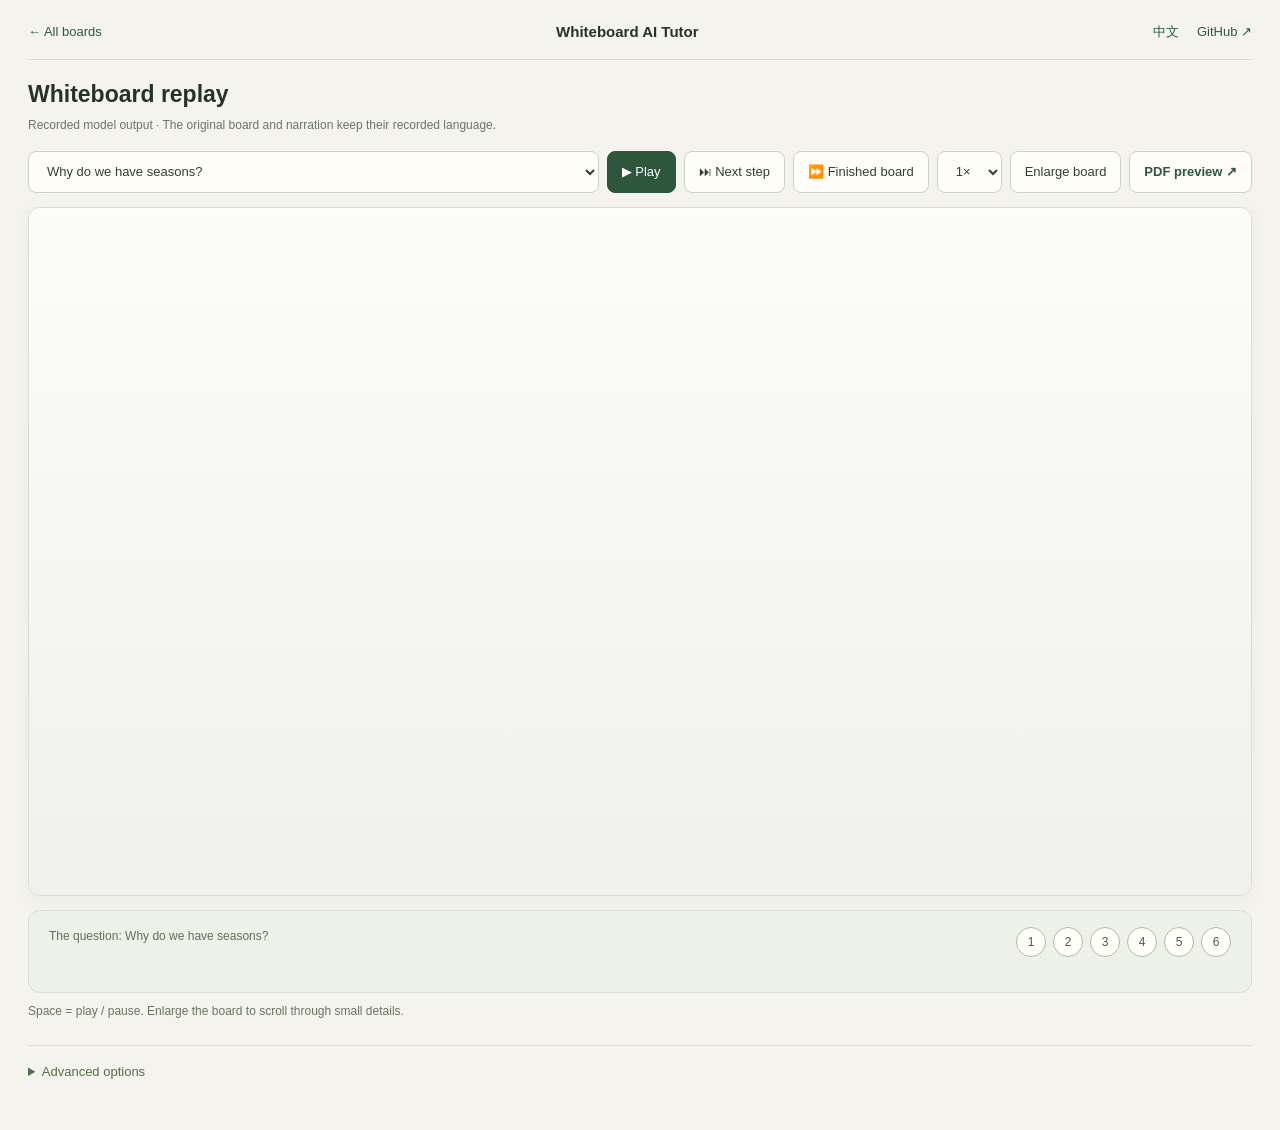
<file: player/index.html>
<!DOCTYPE html>
<html lang="en">
<head>
<meta charset="utf-8">
<meta name="viewport" content="width=device-width,initial-scale=1">
<title>Whiteboard AI Tutor · player</title>
<style>
:root{--bg:#d9d5cc;--ink:#26363d}
*{box-sizing:border-box}
body{margin:0;background:var(--bg);font-family:"Segoe UI","Microsoft YaHei",sans-serif;color:#222}
#wrap{max-width:1240px;margin:0 auto;padding:12px 16px 40px}
#top{display:flex;gap:8px;align-items:center;flex-wrap:wrap;margin-bottom:10px}
select,button{font:inherit;font-size:14px;padding:5px 12px;border-radius:16px;border:1px solid #8a8a85;background:#fff;cursor:pointer;color:#222}
button:hover{background:#f3f3f0}
button.pri{background:var(--ink);border-color:var(--ink);color:#fff}
button.pri:hover{background:#34484f}
label.chk{font-size:13px;display:flex;align-items:center;gap:4px}
#badge{font-size:13px;padding:4px 10px;border-radius:12px;background:#fff;border:1px solid #bbb;cursor:pointer}
#badge.bad{background:#fde7e7;border-color:#d96b6b;color:#9b1c1c}
#badge.ok{background:#e4f4e8;border-color:#6bb27d;color:#1d6a35}
#frame{background:#f6f6f4;border:12px solid #e6e6e2;border-radius:12px;box-shadow:0 3px 10px #0003}
svg#board{display:block;width:100%;height:auto;background:linear-gradient(180deg,#fcfcfb,#f0f0ee)}
#panel{display:flex;gap:18px;align-items:flex-start;flex-wrap:wrap;margin-top:12px;background:#eceeed;border-radius:12px;padding:12px 16px;box-shadow:0 2px 8px #0002}
#narr{flex:1 1 520px;min-width:300px}
#q{font-size:13px;color:#555}
#stitle{font-weight:600;margin-top:4px}
#say{margin-top:2px;font-size:15px;line-height:1.5}
#chips{display:flex;gap:6px;flex-wrap:wrap;align-items:center}
.chip{width:28px;height:28px;border-radius:50%;border:1.5px solid #8a8a85;display:flex;align-items:center;justify-content:center;font-size:13px;background:#fff;color:#555}
.chip.done{background:#26363d;border-color:#26363d;color:#fff}
.chip.cur{border-color:#1b8a4a;color:#1b8a4a;border-width:2.5px}
.chip.cont{border-style:dashed;border-color:#d32f2f}
.chip.cont.done{background:#d32f2f;border-color:#d32f2f}
#lint,#report,#statebox{margin-top:12px;background:#fff;border-radius:10px;padding:10px 14px;font-size:13px;display:none;box-shadow:0 1px 4px #0002}
#lint ul{margin:6px 0 0;padding-left:18px}
#lint li{margin:3px 0}
.h{color:#b3261e;font-weight:600}.s{color:#8a6d00;font-weight:600}
table{border-collapse:collapse;width:100%}
th,td{border-bottom:1px solid #e3e3e0;padding:5px 8px;text-align:left}
td.num{text-align:right}
textarea{width:100%;height:180px;font:12px Consolas,monospace}
.hint{font-size:12px;color:#666;margin-top:8px}
#hit{pointer-events:none}body.canDrag #hit{pointer-events:auto}.whit{cursor:grab}.whit:active{cursor:grabbing}
svg#board{touch-action:none}
#fb{margin-top:6px;font-size:15px;line-height:1.5;min-height:22px}#fb.ok{color:#1d6a35}#fb.bad{color:#9b1c1c}
#events{display:none;margin-top:12px;background:#fff;border-radius:10px;padding:10px 14px;font-size:13px;box-shadow:0 1px 4px #0002}
#events pre{margin:6px 0 0;max-height:190px;overflow:auto;font:12px Consolas,monospace;white-space:pre-wrap}
.boardonly #top,.boardonly #panel,.boardonly .hint,.boardonly #lint,.boardonly #report,.boardonly #statebox{display:none}
</style>
<link rel="stylesheet" href="player.css">
</head>
<body>
<main id="wrap">
  <header id="player-header"><a id="back-gallery" href="../">← All boards</a><b>Whiteboard AI Tutor</b><nav><a id="language" href="?lang=zh">中文</a><a href="https://github.com/molly554/whiteboard-ai-tutor" target="_blank" rel="noopener">GitHub ↗</a></nav></header>
  <div class="player-heading"><h1 id="player-title">Whiteboard replay</h1><p id="recorded-note">Recorded model output · Interface language does not translate the original board or narration.</p></div>
  <div id="status" role="status" aria-live="polite">Loading the recording…</div>
  <div id="top">
    <select id="sel" aria-label="Choose a lesson" disabled></select>
    <button id="play" class="pri" disabled>▶ Play</button>
    <button id="next" disabled>⏭ Next step</button>
    <button id="finish" disabled>⏩ Finished board</button>
    <select id="speed" aria-label="Playback speed"><option value="1">1×</option><option value="2">2×</option><option value="4">4×</option></select>
    <button id="zoom" aria-pressed="false" aria-controls="frame">Enlarge board</button>
    <a id="pdf-export" class="pdf-export" aria-disabled="true" tabindex="-1" target="_blank" rel="noopener">PDF preview</a>
  </div>

  <div id="frame">
    <svg id="board" viewBox="0 0 1600 900" xmlns="http://www.w3.org/2000/svg">
      <defs id="defs"></defs>
      <g id="layer"></g>
      <g id="hit"></g>
      <g id="pen" style="display:none"><g transform="rotate(-35)"><rect x="2" y="-5" width="46" height="10" rx="3" fill="#333"/></g><circle r="3.5" fill="#333"/></g>
    </svg>
  </div>

  <div id="panel">
    <div id="narr">
      <div id="q"></div>
      <div id="stitle"></div>
      <div id="say"></div>
      <div id="fb"></div>
    </div>
    <div id="chips"></div>
  </div>

  <p class="hint" id="keyboard-hint">Space = play / pause. Enlarge the board to scroll through small details.</p>
  <details id="advanced"><summary id="advanced-title">Advanced options</summary>
    <div class="advanced-controls"><label class="chk"><input type="checkbox" id="auto" checked><span id="auto-label">Auto-advance</span></label><button id="replay">⟲ Restart</button><button id="export">Export board state</button><button id="lintall">Lint all scenarios</button><button id="badge" title="Show lint details">Checking…</button></div>
    <div id="run-info"></div>
    <div id="lint"></div>
    <div id="statebox"><b id="state-label">Current board state</b><p class="hint" id="state-help">Send this state to the tutor model to simulate an interruption.</p><textarea id="statetxt" aria-label="Current board state JSON" readonly></textarea><div class="hint" id="statehint"></div></div>
    <div id="events"><b id="events-title">Student actions</b> <span id="events-help">(widget drags and answers, generated by code; also reported by Export board state)</span><pre id="evlog"></pre></div>
    <div id="report"></div>
    <p class="hint" id="interrupt-hint">To simulate an interruption, turn off Auto-advance, pause after a step, then export the board state.</p>
  </details>
</main>

<svg id="meas" width="1600" height="900" xmlns="http://www.w3.org/2000/svg" style="position:absolute;left:-9999px;top:0"></svg>

<script src="widgets/runtime.js"></script>
<script src="widgets/supply-demand.js"></script>
<script src="widgets/seasons.js"></script>
<script>
const UI_LANG=new URLSearchParams(location.search).get('lang')==='zh'?'zh':'en';
const ZH=UI_LANG==='zh';
const PDF_RENDER=new URLSearchParams(location.search).get('pdf')==='1';
let LOAD_ERROR=null;
const tr=(en,zh)=>ZH?zh:en;
document.documentElement.lang=ZH?'zh-CN':'en';
document.title=tr('Whiteboard AI Tutor · player','白板 AI 导师 · 播放器');
const NS='http://www.w3.org/2000/svg';
const BASE='../';   // the player lives in /player/, data lives at the repo root
const COLORS={ink:'#1d1d1f',blue:'#1f4fd8',red:'#d32f2f',green:'#1b8a4a',gray:'#9a9a9a'};
COLORS.sun='#d98f00';   // widget-only extra colour (the sun)
const FONT="'Ink Free','Segoe Print','KaiTi','STKaiti','Microsoft YaHei',cursive";
const $=s=>document.querySelector(s);
const layer=$('#layer'), defs=$('#defs');
const LABELS={
 'pdf-export':['PDF preview ↗','PDF 预览 ↗'],
 'play':['▶ Play','▶ 播放'], 'badge':['Checking…','正在检查…'],
 'back-gallery':['← All boards','← 返回全部白板'], 'player-title':['Whiteboard replay','白板讲解回放'],
 'recorded-note':['Recorded model output · The original board and narration keep their recorded language.','录制结果回放 · 白板与讲解文本保留模型输出时的原始语言。'],
 'next':['⏭ Next step','⏭ 下一步'], 'replay':['⟲ Restart','⟲ 从头播放'], 'finish':['⏩ Finished board','⏩ 查看最终白板'],
 'zoom':['Enlarge board','放大白板'], 'advanced-title':['Advanced options','高级选项'], 'auto-label':['Auto-advance','自动播放下一步'],
 'export':['Export board state','导出白板状态'], 'lintall':['Lint all scenarios','检查全部场景'],
 'state-label':['Current board state','当前白板状态'],
 'events-title':['Student actions','学生操作'],
 'events-help':['(widget drags and answers, generated by code; also reported by Export board state)','（板件的拖动与作答，由代码生成；导出白板状态时一并给出）'],
 'state-help':['Send this state to the tutor model to simulate an interruption.','将此状态交给导师模型，可模拟学生打断后的续讲。'],
 'keyboard-hint':['Space = play / pause. Enlarge the board to scroll through small details.','空格键播放或暂停。放大白板后可滚动查看细节。'],
 'interrupt-hint':['To simulate an interruption, turn off Auto-advance, pause after a step, then export the board state.','模拟打断：关闭自动播放下一步，在一步结束后暂停，再导出白板状态。']
};
for(const [id,labels] of Object.entries(LABELS))$('#'+id).textContent=tr(...labels);
$('#back-gallery').href=ZH?'../gallery.zh.html':'../index.html';
if(new URLSearchParams(location.search).get('from')==='compare'){
 const params=new URLSearchParams(location.search),back=new URL(ZH?'../compare.zh.html':'../compare.html',location.href);
 for(const key of ['sc','cond','a','b'])if(params.has(key))back.searchParams.set(key,params.get(key));
 $('#back-gallery').href=back.href;$('#back-gallery').textContent=tr('← Back to comparison','← 返回模型对比');
}

$('#sel').setAttribute('aria-label',tr('Choose a lesson','选择讲解场景'));
$('#speed').setAttribute('aria-label',tr('Playback speed','播放速度'));
$('#statetxt').setAttribute('aria-label',tr('Current board state JSON','当前白板状态 JSON'));
$('#badge').title=tr('Show lint details','显示检查详情');
const languageLink=$('#language');languageLink.textContent=ZH?'English':'中文';
function updateLanguageLink(){const url=new URL(location.href);url.searchParams.set('lang',ZH?'en':'zh');if(!url.searchParams.has('run')&&$('#sel').value)url.searchParams.set('s',$('#sel').value);languageLink.href=url.href;}
updateLanguageLink();
function updatePDFLink(enabled){
 const link=$('#pdf-export');
 const widgetLesson=new URLSearchParams(location.search).has('dir')||!!(S&&S.entry&&/^Interactive widgets/.test(S.entry.group||''));   // the PDF preview only knows the recorded v1 scenarios
 if(!enabled||!S||widgetLesson||S.steps.length<=S.atStep){link.removeAttribute('href');link.setAttribute('aria-disabled','true');link.tabIndex=-1;return;}
 const url=new URL('../lesson-pdf.html',location.href),query=new URLSearchParams(location.search);
 url.searchParams.set('lang',UI_LANG);
 if(query.get('run')){
  url.searchParams.set('run',S.entry.id);
  const scenario=query.get('sc')||INDEX.find(e=>S.entry.id.includes('-'+e.id+'-'))?.id;
  if(scenario)url.searchParams.set('sc',scenario);
 }else url.searchParams.set('s',S.entry.id);
 if(query.get('from')==='compare')for(const key of ['from','cond','a','b'])if(query.has(key))url.searchParams.set(key,query.get(key));
 link.href=url.href;link.setAttribute('aria-disabled','false');link.tabIndex=0;
}
function setLoading(loading){
 if(loading)LOAD_ERROR=null;
 updatePDFLink(!loading);
 const status=$('#status');status.hidden=!loading;status.className='';status.textContent=tr('Loading the recording…','正在加载录制的讲解…');
 for(const el of document.querySelectorAll('#top button,#sel'))el.disabled=loading;
}
function loadError(err){
 LOAD_ERROR=String(err);updatePDFLink(false);
 const status=$('#status');status.hidden=false;status.className='error';
 status.textContent=tr('This recording could not be loaded. Choose another lesson, return to the gallery, or reload to retry.','这段讲解未能加载。请选择其他场景、返回画廊，或刷新页面重试。');
 for(const el of document.querySelectorAll('#top button'))el.disabled=true;
 $('#sel').disabled=!INDEX.length;console.error(err);
}
$('#zoom').onclick=()=>{const zoomed=$('#frame').classList.toggle('zoomed');$('#zoom').setAttribute('aria-pressed',String(zoomed));$('#zoom').textContent=zoomed?tr('Fit board','适应屏幕'):tr('Enlarge board','放大白板');};
function mk(tag,attrs,parent){const e=document.createElementNS(NS,tag);for(const k in attrs)e.setAttribute(k,attrs[k]);if(parent)parent.appendChild(e);return e;}

/* ───────── validation ───────── */
const isNum=v=>typeof v==='number'&&isFinite(v);
function validateOp(op){
  if(!op||typeof op!=='object')return 'not an object';
  const k=op.op;
  if(k==='widget')return widgetCheck(op);
  if(!['write','line','rect','ellipse','path','erase'].includes(k))return `unknown op ${k}`;
  if(k==='erase'){
    const n=(op.ids?1:0)+(op.region?1:0)+(op.all?1:0);
    if(n!==1)return 'erase needs exactly one of ids / region / all';
    if(op.ids&&!(Array.isArray(op.ids)&&op.ids.every(s=>typeof s==='string')))return 'ids must be an array of strings';
    if(op.region&&!['x','y','w','h'].every(f=>isNum(op.region[f])))return 'region needs numeric x, y, w, h';
    return null;
  }
  if(typeof op.id!=='string'||!op.id)return 'missing id';
  const need={write:['x','y'],line:['x1','y1','x2','y2'],rect:['x','y','w','h'],ellipse:['cx','cy','rx','ry'],path:[]}[k];
  for(const f of need) if(!isNum(op[f]))return `field ${f} must be a number`;
  if(k==='write'&&(typeof op.text!=='string'||!op.text))return 'missing text';
  if(k==='path'&&(typeof op.d!=='string'||!op.d))return 'missing d';
  if(op.color!==undefined&&!COLORS[op.color])return `color ${op.color} is not one of ink/blue/red/green/gray`;
  if(op.fill!==undefined&&!COLORS[op.fill])return `invalid fill ${JSON.stringify(op.fill)}`;
  if(op.size!==undefined&&!(isNum(op.size)&&op.size>0))return 'size must be positive';
  if(op.width!==undefined&&!(isNum(op.width)&&op.width>0))return 'width must be positive';
  if(op.anchor!==undefined&&!['start','middle'].includes(op.anchor))return 'anchor must be start or middle';
  if(op.arrow!==undefined&&![true,false,'both'].includes(op.arrow))return 'arrow must be true, false or "both"';
  return null;
}

/* ───────── building board objects ───────── */
let clipN=0;
function samplePts(p,len){const n=Math.max(2,Math.ceil(len/6)),a=[];for(let i=0;i<=n;i++){const q=p.getPointAtLength(len*i/n);a.push({x:q.x,y:q.y});}return a;}
function mkHead(g,p,len,end,col,w,hide){
  const a=end==='end'?p.getPointAtLength(len):p.getPointAtLength(0);
  const b=end==='end'?p.getPointAtLength(Math.max(0,len-5)):p.getPointAtLength(Math.min(len,5));
  const ang=Math.atan2(a.y-b.y,a.x-b.x),L=16+w*2.2,sp=0.45;
  const p1={x:a.x-L*Math.cos(ang-sp),y:a.y-L*Math.sin(ang-sp)},p2={x:a.x-L*Math.cos(ang+sp),y:a.y-L*Math.sin(ang+sp)};
  return mk('path',{d:`M ${p1.x} ${p1.y} L ${a.x} ${a.y} L ${p2.x} ${p2.y}`,fill:'none',stroke:col,'stroke-width':w,'stroke-linecap':'round','stroke-linejoin':'round',opacity:hide?0:1},g);
}
function addStroke(o,d,col,w,opts,hide){
  const g=o.g;
  let fillEl=null;
  if(opts.fill)fillEl=mk('path',{d,fill:COLORS[opts.fill],'fill-opacity':hide?0:0.2,stroke:'none'},g);
  const p=mk('path',{d,fill:'none',stroke:col,'stroke-width':w,'stroke-linecap':'round','stroke-linejoin':'round'},g);
  const len=p.getTotalLength();
  const s={el:p,len,fillEl,heads:[],dash:!!opts.dash,col,w};
  if(opts.dash){p.setAttribute('stroke-dasharray','12 10');if(hide)p.style.opacity=0;}
  else if(hide){p.setAttribute('stroke-dasharray',len+2);p.setAttribute('stroke-dashoffset',len+2);}
  if(opts.arrow&&len>0){(opts.arrow==='both'?['end','start']:['end']).forEach(e=>s.heads.push(mkHead(g,p,len,e,col,w,hide)));}
  s.pts=len>0?samplePts(p,len):[];
  o.strokes.push(s);
  return s;
}
function build(op,parent,step,hide){
  const g=mk('g',{'data-id':op.id},parent);
  const o={id:op.id,op:op.op,spec:op,step,g,texts:[],strokes:[]};
  const col=COLORS[op.color||'ink'];
  if(op.op==='write'){
    const size=op.size||40,lines=String(op.text).split('\n'),mid=op.anchor==='middle';
    lines.forEach((ln,i)=>{
      const t=mk('text',{x:op.x,y:op.y+size*0.82+i*size*1.3,'font-size':size,fill:col,'text-anchor':mid?'middle':'start','font-family':FONT,style:'white-space:pre'},g);
      t.textContent=ln;o.texts.push(t);
    });
    o.texts.forEach(t=>{
      t._bb=t.getBBox();
      if(hide){
        const id='c'+(++clipN),cp=mk('clipPath',{id},defs);
        t._clipEl=cp;t._clipRect=mk('rect',{x:t._bb.x-3,y:t._bb.y-4,width:0,height:t._bb.height+8},cp);
        t.setAttribute('clip-path',`url(#${id})`);
      }
    });
    if(op.underline){const bb=g.getBBox(),y=bb.y+bb.height+2;addStroke(o,`M ${bb.x} ${y} L ${bb.x+bb.width} ${y}`,col,4,{},hide);}
  }else{
    const w=op.width||5;let d;
    if(op.op==='line')d=`M ${op.x1} ${op.y1} L ${op.x2} ${op.y2}`;
    else if(op.op==='rect')d=`M ${op.x} ${op.y} L ${op.x+op.w} ${op.y} L ${op.x+op.w} ${op.y+op.h} L ${op.x} ${op.y+op.h} Z`;
    else if(op.op==='ellipse'){
      const th=(op.rotate||0)*Math.PI/180,ax=op.rx*Math.cos(th),ay=op.rx*Math.sin(th);
      const sx=op.cx-ax,sy=op.cy-ay,ex=op.cx+ax,ey=op.cy+ay;
      d=`M ${sx} ${sy} A ${op.rx} ${op.ry} ${op.rotate||0} 0 1 ${ex} ${ey} A ${op.rx} ${op.ry} ${op.rotate||0} 0 1 ${sx} ${sy}`;
    }else d=op.d;
    addStroke(o,d,col,w,{fill:op.fill,dash:op.dash,arrow:op.arrow},hide);
  }
  // bounding box: measured box for text, sampled points for strokes
  let x0=1e9,y0=1e9,x1=-1e9,y1=-1e9;
  const add=(x,y)=>{x0=Math.min(x0,x);y0=Math.min(y0,y);x1=Math.max(x1,x);y1=Math.max(y1,y);};
  o.texts.forEach(t=>{const b=t._bb;add(b.x,b.y);add(b.x+b.width,b.y+b.height);});
  o.strokes.forEach(s=>s.pts.forEach(p=>add(p.x,p.y)));
  o.bb=x0>x1?{x:0,y:0,w:0,h:0}:{x:x0,y:y0,w:x1-x0,h:y1-y0};
  return o;
}
function eraseTargets(op,map){
  if(op.all)return [...map.values()];
  if(op.ids)return op.ids.map(i=>map.get(i)).filter(Boolean);
  const r=op.region;
  return [...map.values()].filter(o=>{const cx=o.bb.x+o.bb.w/2,cy=o.bb.y+o.bb.h/2;return cx>=r.x&&cx<=r.x+r.w&&cy>=r.y&&cy<=r.y+r.h;});
}

/* ───────── animation engine ───────── */
let TOKEN=0,paused=false,speed=1,INSTANT=false,runningFlag=false,inStep=false,stepOnce=false,finished=false;
const CANCEL={cancel:true};
let CAP=null;   // frame-capture mode: used to render the README animations deterministically
const frame=()=>new Promise(r=>requestAnimationFrame(r));
async function anim(ms,fn,tok){
  if(INSTANT){fn(1);return;}
  if(CAP){const n=Math.max(1,Math.round(ms/CAP.dt));for(let i=1;i<=n;i++){fn(i/n);await CAP.frame();if(tok!==TOKEN)throw CANCEL;}return;}
  let el=0,last=performance.now();
  fn(0);
  while(el<ms){
    await frame();if(tok!==TOKEN)throw CANCEL;
    const n=performance.now(),dt=Math.min(100,n-last);last=n;
    if(!paused)el+=dt*speed;
    fn(Math.min(1,el/ms));
  }
  fn(1);
}
const wait=(ms,tok)=>anim(ms,()=>{},tok);
async function gate(tok){while(paused){await frame();if(tok!==TOKEN)throw CANCEL;}}
function pen(x,y,col){const p=$('#pen');p.style.display='';p.setAttribute('transform',`translate(${x},${y})`);p.querySelectorAll('rect,circle').forEach(e=>e.setAttribute('fill',col));}
const hidePen=()=>{$('#pen').style.display='none';};

async function reveal(o,tok){
  if(INSTANT)return;
  const col=COLORS[o.spec.color||'ink'];
  for(const t of o.texts){
    const b=t._bb,cjk=/[㐀-鿿]/.test(t.textContent);
    const ms=Math.max(280,t.textContent.length*(cjk?110:62));
    await anim(ms,k=>{t._clipRect.setAttribute('width',(b.width+8)*k);pen(b.x+b.width*k,b.y+b.height*0.72,col);},tok);
    t.removeAttribute('clip-path');t._clipEl.remove();
  }
  for(const s of o.strokes){
    if(s.len<=0)continue;
    if(s.dash){
      await anim(450,k=>{s.el.style.opacity=k;const q=s.el.getPointAtLength(s.len*k);pen(q.x,q.y,s.col);},tok);
    }else{
      await anim(Math.min(2200,Math.max(260,s.len*1.7)),k=>{
        s.el.setAttribute('stroke-dashoffset',(s.len+2)*(1-k));
        const q=s.el.getPointAtLength(s.len*k);pen(q.x,q.y,s.col);
      },tok);
      s.el.removeAttribute('stroke-dasharray');s.el.removeAttribute('stroke-dashoffset');
    }
    s.heads.forEach(h=>h.setAttribute('opacity',1));
    if(s.fillEl)await anim(300,k=>s.fillEl.setAttribute('fill-opacity',0.2*k),tok);
  }
  hidePen();
}

/* ───────── board state ───────── */
const objs=new Map();
function resetBoard(){
  TOKEN++;runningFlag=false;inStep=false;finished=false;stepOnce=false;
  layer.innerHTML='';defs.innerHTML='';objs.clear();hidePen();resetWidgets();
}
async function doErase(op,tok){
  const tg=eraseTargets(op,objs);
  let flash=null;
  if(op.region&&!INSTANT)flash=mk('rect',{x:op.region.x,y:op.region.y,width:op.region.w,height:op.region.h,fill:'#7aa7ff','fill-opacity':.15,stroke:'#7aa7ff','stroke-dasharray':'8 6','stroke-width':3},layer);
  await anim(500,k=>tg.forEach(o=>{o.g.style.opacity=1-k;}),tok);
  tg.forEach(o=>{o.g.remove();objs.delete(o.id);});
  if(flash)flash.remove();
}
async function doOp(op,step,tok){
  const err=validateOp(op);
  if(err){console.warn('skipping invalid op:',err,op);return;}
  if(op.op==='erase'){await doErase(op,tok);return;}
  if(op.op==='widget'){await doWidget(op,step,tok);return;}
  if(objs.has(op.id)){console.warn('duplicate id, skipped:',op.id);return;}
  const o=build(op,layer,step,!INSTANT);
  objs.set(op.id,o);
  await reveal(o,tok);
}
function getState(){
  return {
    script:S?S.entry.id:null,
    atStep:cursor,
    midStep:inStep,
    objects:[...objs.values()].map(o=>{
      const r={id:o.id,type:o.op,bbox:[o.bb.x,o.bb.y,o.bb.w,o.bb.h].map(Math.round),color:o.spec.color||'ink',step:o.step};
      if(o.spec.text)r.text=o.spec.text;
      return r;
    }),
    ...widgetState()
  };
}

/* ───────── loading scripts ───────── */
let INDEX=[],S=null,cursor=0;
async function fetchJSON(f){const controller=new AbortController(),timer=setTimeout(()=>controller.abort(),20000);try{const r=await fetch(f,{signal:controller.signal});if(!r.ok)throw new Error(f+' → '+r.status);return await r.json();}finally{clearTimeout(timer);}}
async function loadSteps(entry){
  const j=await fetchJSON(BASE+entry.file);
  if(j.mode==='continue'){
    const be=INDEX.find(e=>e.id===j.base),bj=await fetchJSON(BASE+be.file),at=j.atStep|0;
    return {steps:bj.steps.slice(0,at).map(s=>({...s,src:'base'})).concat((j.steps||[]).map(s=>({...s,src:'cont'}))),
            question:j.question||entry.question||'',atStep:at,cont:true};
  }
  return {steps:(j.steps||[]).map(s=>({...s,src:'main'})),question:entry.question||j.title||'',atStep:0,cont:false};
}
async function prepareBoard(){
  resetBoard();
  cursor=0;
  const tok=TOKEN;
  if(S.atStep){
    INSTANT=true;
    for(let i=0;i<S.atStep;i++)for(const op of S.steps[i].ops||[])await doOp(op,i+1,tok);
    INSTANT=false;cursor=S.atStep;
  }
  $('#stitle').textContent=S.atStep?tr(`Board shown up to step ${S.atStep}; the continuation plays next`,`已显示前 ${S.atStep} 步的白板，接下来播放续讲`):'';
  $('#say').textContent='';
  renderChips();syncBtn();
}
async function loadEntry(id){
  setLoading(true);
  try{
    const entry=INDEX.find(e=>e.id===id);
    if(!entry)throw new Error('Unknown lesson');
    const L=await loadSteps(entry);
    S={entry,...L};
    $('#q').textContent=tr('The question: ','问题：')+(S.question||'');
    await prepareBoard();if(!PDF_RENDER)runLintUI();updateLanguageLink();setLoading(false);
  }catch(err){loadError(err);}
}

/* ───────── playback controls ───────── */
function renderChips(curIdx){
  const c=$('#chips');c.innerHTML='';
  S.steps.forEach((st,i)=>{
    const d=document.createElement('div');
    d.className='chip'+(i<cursor?' done':'')+(i===curIdx?' cur':'')+(st.src==='cont'?' cont':'');
    d.textContent=i+1;d.title=st.title||'';c.appendChild(d);
  });
}
function syncBtn(){
  const b=$('#play');
  if(!runningFlag)b.textContent=cursor>=S.steps.length?tr('⟲ Replay','⟲ 重新播放'):tr('▶ Play','▶ 播放');
  else b.textContent=paused?tr('▶ Resume','▶ 继续'):tr('⏸ Pause','⏸ 暂停');
}
async function playStep(i,tok){
  const st=S.steps[i];
  $('#stitle').textContent=tr(`Step ${i+1}`,`第 ${i+1} 步`)+(st.title?': '+st.title:'');$('#say').textContent=st.say||'';
  renderChips(i);inStep=true;
  for(const op of st.ops||[]){await doOp(op,i+1,tok);await wait(160,tok);}
  inStep=false;
}
async function runFrom(tok){
  try{
    while(cursor<S.steps.length){
      const i=cursor;
      await playStep(i,tok);
      cursor=i+1;renderChips();
      if(stepOnce||!$('#auto').checked){paused=true;stepOnce=false;syncBtn();}
      if(cursor<S.steps.length){await gate(tok);await wait(500,tok);}
    }
    if(tok===TOKEN){finished=true;}
  }catch(e){if(e!==CANCEL)throw e;return;}
  if(tok===TOKEN){runningFlag=false;paused=false;syncBtn();}
}
function start(){runningFlag=true;paused=false;syncBtn();runFrom(TOKEN);}
$('#play').onclick=async()=>{
  if(!S)return;
  if(!runningFlag){
    if(cursor>=S.steps.length)await prepareBoard();
    start();
  }else{paused=!paused;syncBtn();}
};
$('#next').onclick=async()=>{
  if(!S)return;
  stepOnce=true;
  if(!runningFlag){if(cursor>=S.steps.length)await prepareBoard();start();}
  else{paused=false;syncBtn();}
};
$('#replay').onclick=async()=>{if(!S)return;await prepareBoard();start();};
$('#finish').onclick=async()=>{
  if(!S)return;
  await prepareBoard();
  const tok=TOKEN;INSTANT=true;
  for(let i=cursor;i<S.steps.length;i++)for(const op of S.steps[i].ops||[])await doOp(op,i+1,tok);
  INSTANT=false;cursor=S.steps.length;finished=true;renderChips();syncBtn();
  $('#stitle').textContent=tr('Finished board','最终白板');$('#say').textContent='';
};
$('#speed').onchange=e=>{speed=+e.target.value;};
$('#sel').onchange=e=>loadEntry(e.target.value);
document.addEventListener('keydown',e=>{if(e.code==='Space'&&!/SELECT|TEXTAREA|INPUT|BUTTON|SUMMARY|A|VIDEO/.test(e.target.tagName)){e.preventDefault();$('#play').click();}});
$('#export').onclick=()=>{
  const st=getState(),box=$('#statebox');
  $('#statetxt').value=JSON.stringify(st,null,1);
  $('#statehint').textContent=st.midStep?tr('A step is still being drawn. Turn off Auto-advance and export after the step finishes.','当前步骤仍在绘制，请关闭自动播放下一步，在步骤结束后导出。'):tr(`Steps 1–${st.atStep} have been played.`,`已播放 ${st.atStep} 步。`);
  box.style.display='block';
  if(navigator.clipboard)navigator.clipboard.writeText($('#statetxt').value).catch(()=>{});
};

/* ───────── linter (deterministic rules, no model self-assessment) ───────── */
function lintSim(steps){
  const hold=$('#meas');hold.innerHTML='';
  const present=new Map(),out={hard:[],soft:[]},seen=new Set();
  const add=(lvl,code,si,msg,ids,src)=>{if(src==='base')return;out[lvl].push({code,step:si+1,msg,ids:(ids||[]).filter(Boolean)});};
  const ink=t=>{const b=t._bb;return {x:b.x+3,y:b.y+b.height*0.2,w:Math.max(0,b.width-6),h:b.height*0.62};};
  const inBox=(p,b)=>p.x>=b.x&&p.x<=b.x+b.w&&p.y>=b.y&&p.y<=b.y+b.h;
  const ov=(a,b)=>{const w=Math.min(a.x+a.w,b.x+b.w)-Math.max(a.x,b.x),h=Math.min(a.y+a.h,b.y+b.h)-Math.max(a.y,b.y);return w>0&&h>0?w*h:0;};
  const once=(k)=>{if(seen.has(k))return false;seen.add(k);return true;};
  steps.forEach((st,si)=>{
    const src=st.src,ops=st.ops||[];
    if(!ops.length)add('soft','EMPTY_STEP',si,'step has no ops',[],src);
    if(!st.say)add('soft','NO_SAY',si,'missing narration',[],src);
    if(ops.length>12)add('soft','TOO_MANY_OPS',si,`${ops.length} ops in one step (protocol suggests ≤ 12)`,[],src);
    ops.forEach((op,oi)=>{
      const err=validateOp(op);
      if(err){add('hard','SCHEMA',si,`op ${oi+1}: ${err}`,[op&&op.id],src);return;}
      if(op.op==='widget')return;   // widget geometry is computed by code; nothing to lint here
      if(op.op==='erase'){
        const tg=eraseTargets(op,present);
        if(op.ids)op.ids.forEach(id=>{if(!present.has(id))add('hard','ERASE_MISSING',si,`erase target ${id} does not exist (or was already erased)`,[id],src);});
        else if(!tg.length)add('soft','ERASE_EMPTY',si,'nothing inside the erase region',[],src);
        tg.forEach(o=>{o.g.remove();present.delete(o.id);});
        return;
      }
      if(present.has(op.id)){add('hard','DUP_ID',si,`duplicate id ${op.id}`,[op.id],src);return;}
      const o=build(op,hold,si+1,false);o.src=src;present.set(op.id,o);
      if(op.op==='write'&&(op.size||40)<24)add('soft','SMALL_TEXT',si,`${op.id}: font size ${op.size} is small (< 24)`,[op.id],src);
      if(o.strokes.some(s=>s.len<=0))add('hard','EMPTY_PATH',si,`${op.id} draws nothing (invalid path)`,[op.id],src);
      const b=o.bb;
      if(b.w>0&&(b.x<8||b.y<8||b.x+b.w>1592||b.y+b.h>892))
        add('hard','OUT_OF_BOARD',si,`${op.id} leaves the board (x ${Math.round(b.x)}–${Math.round(b.x+b.w)}, y ${Math.round(b.y)}–${Math.round(b.y+b.h)})`,[op.id],src);
      for(const p of present.values()){
        if(p===o)continue;
        // text x text
        for(const t1 of o.texts)for(const t2 of p.texts){
          const a=ink(t1),c=ink(t2),m=Math.min(a.w*a.h,c.w*c.h);
          if(m>0&&ov(a,c)/m>0.1&&once(`TT|${o.id}|${p.id}`))
            add('hard','TEXT_OVERLAP',si,`text ${o.id} overlaps text ${p.id}`,[o.id,p.id],src);
        }
        // text x stroke
        const cross=(tx,st2,A,B)=>{
          for(const t of tx.texts){
            const bx=ink(t);
            for(const s of st2.strokes){
              let n=0;for(const q of s.pts)if(inBox(q,bx))n++;
              if(n>=2&&once(`TS|${A.id}|${B.id}`)){add('hard','TEXT_CROSSES_STROKE',si,`text ${A.id} is crossed by stroke ${B.id}`,[A.id,B.id],src);return;}
            }
          }
        };
        cross(o,p,o,p);cross(p,o,p,o);
      }
    });
  });
  const mainSteps=steps.filter(s=>s.src==='main').length;
  if(mainSteps&&(mainSteps<5||mainSteps>8))add('soft','STEP_COUNT',0,`${mainSteps} steps (protocol asks for 5–8)`,[],'main');
  hold.innerHTML='';
  return out;
}
function issueHTML(r){
  const li=(lvl,i)=>`<li><span class="${lvl==='hard'?'h':'s'}">[${lvl==='hard'?'hard':'note'}] ${i.code}</span> step ${i.step}: ${i.msg}</li>`;
  return r.hard.map(i=>li('hard',i)).join('')+r.soft.map(i=>li('soft',i)).join('');
}
let LASTLINT=null;
function runLintUI(){
  const r=lintSim(S.steps);LASTLINT=r;
  const b=$('#badge');
  b.className=r.hard.length?'bad':'ok';
  b.textContent=tr(`hard ${r.hard.length} · notes ${r.soft.length}`,`错误 ${r.hard.length} · 提示 ${r.soft.length}`);
  $('#lint').innerHTML=`<b>${tr('Lint details (diagnostic messages use English)','检查详情（诊断信息保留英文）')}</b><ul>${issueHTML(r)||'<li>'+tr('no issues','未发现问题')+'</li>'}</ul>`;
}
$('#badge').onclick=()=>{const l=$('#lint');l.style.display=l.style.display==='block'?'none':'block';};
async function lintAll(){
  const rows=[];
  for(const e of INDEX){
    try{
      const L=await loadSteps(e),r=lintSim(L.steps);
      const ops=L.steps.filter(s=>s.src!=='base').reduce((n,s)=>n+(s.ops||[]).length,0);
      rows.push({id:e.id,title:e.title,group:e.group,steps:L.steps.filter(s=>s.src!=='base').length,ops,hard:r.hard.length,soft:r.soft.length,detail:r});
    }catch(err){rows.push({id:e.id,title:e.title,group:e.group,error:String(err),hard:99,soft:0,steps:0,ops:0,detail:{hard:[],soft:[]}});}
  }
  return rows;
}
$('#lintall').onclick=async()=>{
  const rows=await lintAll(),box=$('#report');
  box.innerHTML='<b>'+tr('Lint results for all scenarios','全部场景检查结果')+'</b><table><tr><th>'+tr('scenario','场景')+'</th><th class="num">'+tr('steps','步骤')+'</th><th class="num">'+tr('ops','操作')+'</th><th class="num">'+tr('hard','错误')+'</th><th class="num">'+tr('notes','提示')+'</th></tr>'+
    rows.map(r=>`<tr><td>${r.group?'['+r.group+'] ':''}${r.title}${r.error?' ⚠ '+r.error:''}</td><td class="num">${r.steps}</td><td class="num">${r.ops}</td><td class="num ${r.hard?'h':''}">${r.hard}</td><td class="num ${r.soft?'s':''}">${r.soft}</td></tr>`+
      ((r.hard||r.soft)?`<tr><td colspan="5"><ul style="margin:0;padding-left:18px">${issueHTML(r.detail)}</ul></td></tr>`:'')).join('')+'</table>';
  box.style.display='block';
};

/* ───────── benchmark runs: load, lint, render ───────── */
const INTERRUPT_BASE={'r1-i1-seasons-distance':['r1-seasons',3],'r1-i2-demand-simpler':['r1-supply-demand',5],'r1-i3-arrow-meaning':['r1-supply-demand',5]};
async function stepsFromRun(obj,scenario){
  const b=INTERRUPT_BASE[scenario];
  if(b){
    const be=INDEX.find(e=>e.id===b[0]),bj=await fetchJSON(BASE+be.file);
    return {steps:bj.steps.slice(0,b[1]).map(s=>({...s,src:'base'})).concat((obj.steps||[]).map(s=>({...s,src:'cont'}))),atStep:b[1],cont:true};
  }
  return {steps:(obj.steps||[]).map(s=>({...s,src:'main'})),atStep:0,cont:false};
}
async function loadRun(runId,scenario,dir){
  const obj=await fetchJSON(BASE+'results/'+(dir||'')+'scripts/'+runId+'.json');
  const L=await stepsFromRun(obj,scenario);
  S={entry:{id:runId,title:obj.title||''},question:INDEX.find(e=>e.id===scenario)?.question||obj.title||'',...L};
  await prepareBoard();
  return S;
}
async function finishBoard(){
  const tok=TOKEN;INSTANT=true;
  for(let i=cursor;i<S.steps.length;i++)for(const op of S.steps[i].ops||[])await doOp(op,i+1,tok);
  INSTANT=false;cursor=S.steps.length;
}
async function lintRuns(phases){
  const rows=[];
  for(const ph of phases){
    const txt=await (await fetch(BASE+'results/runs/'+ph+'.jsonl?t='+Date.now())).text();
    for(const line of txt.split('\n')){
      if(!line.trim())continue;
      const r=JSON.parse(line);
      const row={run_id:r.run_id,model:r.model,cond:r.cond,scenario:r.scenario,rep:r.rep,http:r.http,parse_ok:r.parse_ok};
      if(r.http===200&&r.parse_ok){
        try{
          const obj=await fetchJSON(BASE+'results/scripts/'+r.run_id+'.json');
          const L=await stepsFromRun(obj,r.scenario),res=lintSim(L.steps);
          row.hard=res.hard.map(i=>i.code+'|s'+i.step+'|'+i.msg);row.soft=res.soft.map(i=>i.code);
          row.ops=L.steps.filter(s=>s.src!=='base').reduce((n,s)=>n+(s.ops||[]).length,0);
          row.steps=L.steps.filter(s=>s.src!=='base').length;
        }catch(e){row.lint_error=String(e);}
      }
      rows.push(row);
    }
  }
  return rows;
}
async function saveFile(name,body,type){
  const r=await fetch('/save/'+name,{method:'POST',body,headers:{'Content-Type':type||'application/octet-stream'}});
  if(!r.ok)throw new Error('save failed '+r.status);
}
const xmlEsc=t=>String(t).replace(/&/g,'&amp;').replace(/</g,'&lt;').replace(/>/g,'&gt;');
function wrapText(t,max){const w=String(t||'').split(/\s+/),out=[];let cur='';for(const x of w){if((cur+' '+x).trim().length>max){out.push(cur);cur=x;}else cur=(cur+' '+x).trim();}if(cur)out.push(cur);return out;}
function boardSVG(cap){
  // cap = {w, title, say}: adds a caption bar under the board (used for the README animations)
  const pen=$('#pen'),penS=(pen.style.display==='none')?'':'<g transform="'+pen.getAttribute('transform')+'">'+pen.innerHTML+'</g>';
  const H=cap?1050:900,W=cap?cap.w:1280;
  let extra='';
  if(cap){
    const lines=wrapText(cap.say,104).slice(0,2);
    extra='<rect x="0" y="900" width="1600" height="150" fill="#26363d"/>'+
      '<text x="36" y="944" font-family="Segoe UI,Arial,sans-serif" font-size="27" font-weight="700" fill="#9fd9b6">'+xmlEsc(cap.title)+'</text>'+
      lines.map((ln,i)=>'<text x="36" y="'+(986+i*38)+'" font-family="Segoe UI,Arial,sans-serif" font-size="28" fill="#f2f4f3">'+xmlEsc(ln)+'</text>').join('');
  }
  return '<svg xmlns="'+NS+'" viewBox="0 0 1600 '+H+'" width="'+W+'" height="'+Math.round(W*H/1600)+'"><defs>'+defs.innerHTML+'</defs><rect width="1600" height="'+H+'" fill="#fbfbfa"/>'+layer.innerHTML+penS+extra+'</svg>';
}
async function svgToPNG(svg,w,h){
  const img=new Image();
  await new Promise((res,rej)=>{img.onload=res;img.onerror=rej;img.src='data:image/svg+xml;charset=utf-8,'+encodeURIComponent(svg);});
  const c=document.createElement('canvas');c.width=w;c.height=h;
  c.getContext('2d').drawImage(img,0,0,w,h);
  return await new Promise(r=>c.toBlob(r,'image/png'));
}
async function boardPNG(){return svgToPNG(boardSVG(),1280,720);}
/* Export runs in a separate, non-animated player; it never changes the source tab. */
async function lessonSnapshots(progress){
 if(!PDF_RENDER)throw new Error('Snapshot collection requires the isolated PDF renderer');
 if(!S||S.steps.length<=S.atStep)throw new Error('No lesson steps to export');
 await document.fonts.ready;await prepareBoard();
 const tok=TOKEN,shots=[],total=S.steps.length-S.atStep;
 const snap=(kind,index,title,say)=>({kind,index,title:title||'',say:say||'',svg:boardSVG(),objectIds:[...objs.keys()]});
 if(S.atStep)shots.push(snap('context',0,tr('Board at interruption','打断时的白板'),S.question));
 INSTANT=true;
 try{
  for(let i=S.atStep;i<S.steps.length;i++){
   const st=S.steps[i];
   for(const op of st.ops||[])await doOp(op,i+1,tok);
   cursor=i+1;shots.push(snap('step',i-S.atStep+1,st.title,st.say));
   if(progress)progress(i-S.atStep+1,total);
  }
 }finally{INSTANT=false;hidePen();}
 return {id:S.entry.id,title:S.entry.title||S.question,question:S.question,totalSteps:total,hasContext:!!S.atStep,snapshots:shots};
}
/* frame capture (tooling): plays a run deterministically and saves PNG frames under results/.frames/<outDir>/ */
async function captureRun(runId,scenario,outDir,opts){
  opts=Object.assign({dt:400,w:800,question:''},opts||{});
  const h=Math.round(opts.w*1050/1600);
  await loadRun(runId,scenario);
  const frames=[];let last=null,n=0,cap={title:opts.question?'Student interrupts':'',say:opts.question||''};
  // Only the rectangle that changed since the previous frame is stored (APNG supports partial frames),
  // which keeps the animation small: most frames are just the few pixels around the pen.
  const cv=document.createElement('canvas');cv.width=opts.w;cv.height=h;
  const cx=cv.getContext('2d',{willReadFrequently:true});let prev=null;
  const snap=async()=>{
    const svg=boardSVG({w:opts.w,title:cap.title,say:cap.say});
    if(svg===last){frames[frames.length-1].hold++;return;}
    last=svg;
    const img=new Image();
    await new Promise((res,rej)=>{img.onload=res;img.onerror=rej;img.src='data:image/svg+xml;charset=utf-8,'+encodeURIComponent(svg);});
    cx.clearRect(0,0,opts.w,h);cx.drawImage(img,0,0,opts.w,h);
    const cur=cx.getImageData(0,0,opts.w,h);
    let x0=0,y0=0,x1=opts.w-1,y1=h-1;
    if(prev){
      x0=opts.w;y0=h;x1=-1;y1=-1;
      const a=new Uint32Array(cur.data.buffer),b=new Uint32Array(prev.data.buffer);
      for(let y=0,i=0;y<h;y++)for(let x=0;x<opts.w;x++,i++)if(a[i]!==b[i]){if(x<x0)x0=x;if(x>x1)x1=x;if(y<y0)y0=y;if(y>y1)y1=y;}
      if(x1<0){frames[frames.length-1].hold++;return;}
    }
    prev=cur;
    const c2=document.createElement('canvas');c2.width=x1-x0+1;c2.height=y1-y0+1;
    c2.getContext('2d').putImageData(cur,-x0,-y0);
    const blob=await new Promise(r=>c2.toBlob(r,'image/png')),name=String(++n).padStart(4,'0');
    await saveFile('.frames/'+outDir+'/'+name+'.png',blob,'image/png');
    frames.push({name,hold:1,x:x0,y:y0});
  };
  CAP={dt:opts.dt,frame:snap};
  const tok=TOKEN;
  try{
    await snap();await wait(opts.question?3200:800,tok);
    for(let i=cursor;i<S.steps.length;i++){
      const st=S.steps[i];cap={title:'Step '+(i+1)+(st.title?' · '+st.title:''),say:st.say||''};
      for(const op of st.ops||[]){await doOp(op,i+1,tok);await wait(160,tok);}
      await wait(1400,tok);
    }
    await wait(3000,tok);
  }finally{CAP=null;}
  // the finished board, full size: becomes the still image shown wherever the animation does not play
  await saveFile('.frames/'+outDir+'/poster.png',await new Promise(r=>cv.toBlob(r,'image/png')),'image/png');
  await saveFile('.frames/'+outDir+'/frames.json',JSON.stringify({dt:opts.dt,w:opts.w,h,frames}),'application/json');
  return frames.length;
}
async function renderRuns(list,outDir){   // list: [{run_id, scenario, name}]
  const done=[];
  for(const it of list){
    await loadRun(it.run_id,it.scenario);await finishBoard();
    const blob=await boardPNG();await saveFile(outDir+'/'+it.name+'.png',blob,'image/png');done.push(it.name);
  }
  return done;
}

async function renderFromFile(listPath,outDir){const list=await fetchJSON(BASE+listPath);return renderRuns(list,outDir);}
async function lintToFile(phases,outName){const rows=await lintRuns(phases);await saveFile(outName,JSON.stringify(rows),'application/json');return rows.length;}

/* ───────── startup ───────── */
(async()=>{
  setLoading(true);
  if(PDF_RENDER){document.body.classList.add('boardonly');await document.fonts.ready;}
  const idx=await fetchJSON(BASE+'scenarios/index.json');
  INDEX=idx.scripts;
  try{const wi=await fetchJSON(BASE+'scenarios/interactive.json');INDEX=INDEX.concat(wi.scripts);}catch(e){}   // optional: hand-written widget lessons
  const sel=$('#sel'),groups={};
  INDEX.forEach(e=>{
    if(!groups[e.group]){groups[e.group]=document.createElement('optgroup');groups[e.group].label=e.group==='Lessons'?tr('Lessons','讲解'):e.group==='Interruptions'?tr('Interruptions','打断续讲'):e.group==='Interactive widgets (hand-written)'?tr(e.group,'互动板件（手写）'):e.group;sel.appendChild(groups[e.group]);}
    const SCENARIO_ZH={'r1-seasons':'为什么会有四季？','r1-pythagoras':'勾股定理为什么成立？','r1-quadratic':'解方程：中途换一种方法','r1-supply-demand':'需求增加时，价格会怎样？','r1-photosynthesis':'光合作用发生在哪里？','r1-i1-seasons-distance':'打断：地球更远，为什么更热？','r1-i2-demand-simpler':'打断：能换个简单的讲法吗？','r1-i3-arrow-meaning':'打断：这条箭头是什么意思？'};
    const o=document.createElement('option');o.value=e.id;o.textContent=ZH?(SCENARIO_ZH[e.id]||e.title):e.title;groups[e.group].appendChild(o);
  });
  const want=new URLSearchParams(location.search).get('s');
  const first=(want&&INDEX.find(e=>e.id===want))?want:INDEX[0].id;
  sel.value=first;
  const qp=new URLSearchParams(location.search);
  if(qp.get('run')){                       // ?run=<run id>&sc=<scenario id>[&board=1]: replay one benchmark run
    if(qp.get('board'))document.body.classList.add('boardonly');
    const sc=INDEX.find(e=>e.id===qp.get('sc'));
    await loadRun(qp.get('run'),qp.get('sc')||'',qp.get('dir')||'');   // dir=widgets/ replays the widget experiment
    $('#sel').style.display='none';
    $('#q').textContent=sc?tr('The question: ','问题：')+sc.question:'';
    $('#run-info').textContent=tr('Run: ','原始生成记录：')+qp.get('run');
    if(!PDF_RENDER)runLintUI();
    if(PDF_RENDER){renderChips();syncBtn();}else if(qp.get('board')||matchMedia('(prefers-reduced-motion: reduce)').matches){await finishBoard();renderChips();syncBtn();$('#stitle').textContent=tr('Finished board','最终白板');}else{renderChips();syncBtn();start();}   // a replay starts playing by itself
  }else await loadEntry(first);
  if(!$('#status').classList.contains('error'))setLoading(false);
  window.__ready=true;
})().catch(loadError);
window.__wb={loadEntry,lintAll,getState,loadSteps,get S(){return S;},objs,finishNow:()=>$('#finish').click(),
  lintRuns,renderRuns,renderFromFile,lintToFile,loadRun,finishBoard,saveFile,captureRun,lessonSnapshots,get error(){return LOAD_ERROR;},get playback(){return {cursor,paused,running:runningFlag,speed};},get ready(){return !!window.__ready;}};
</script>
</body>
</html>
</file>
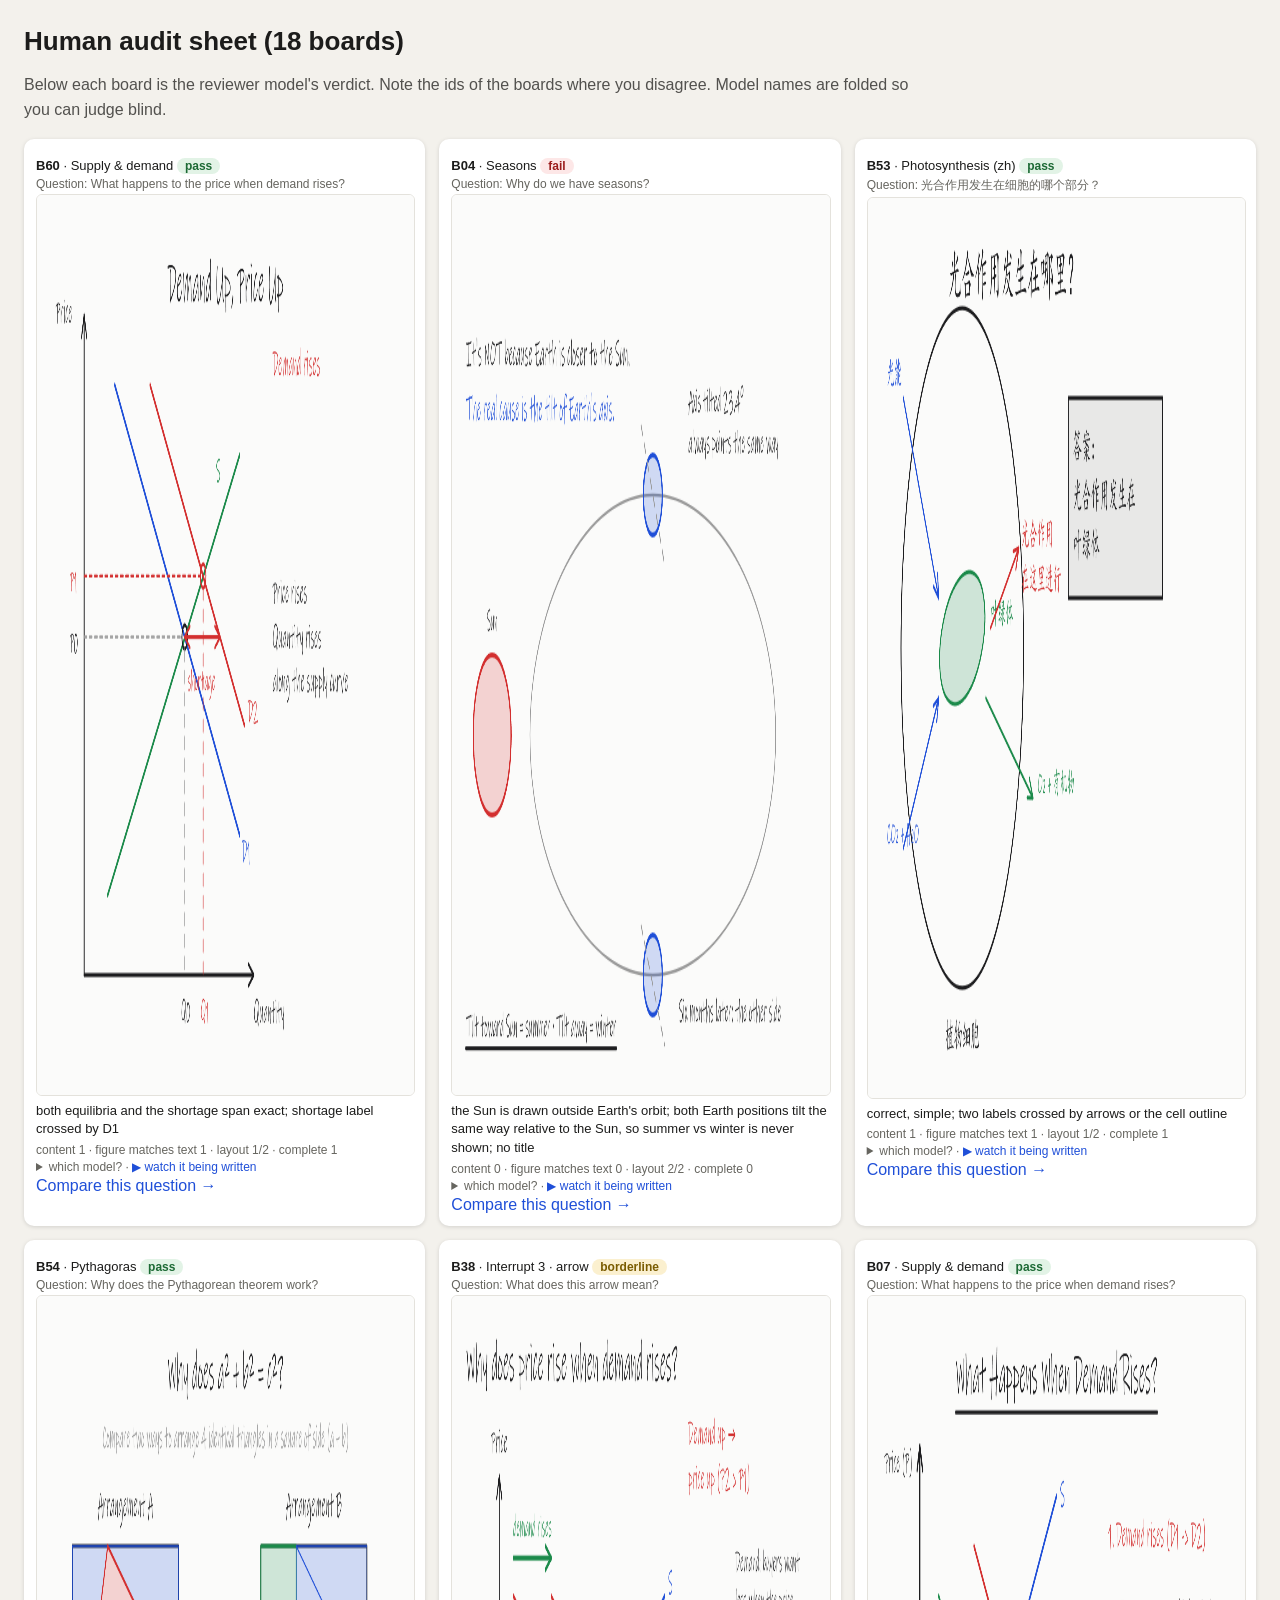
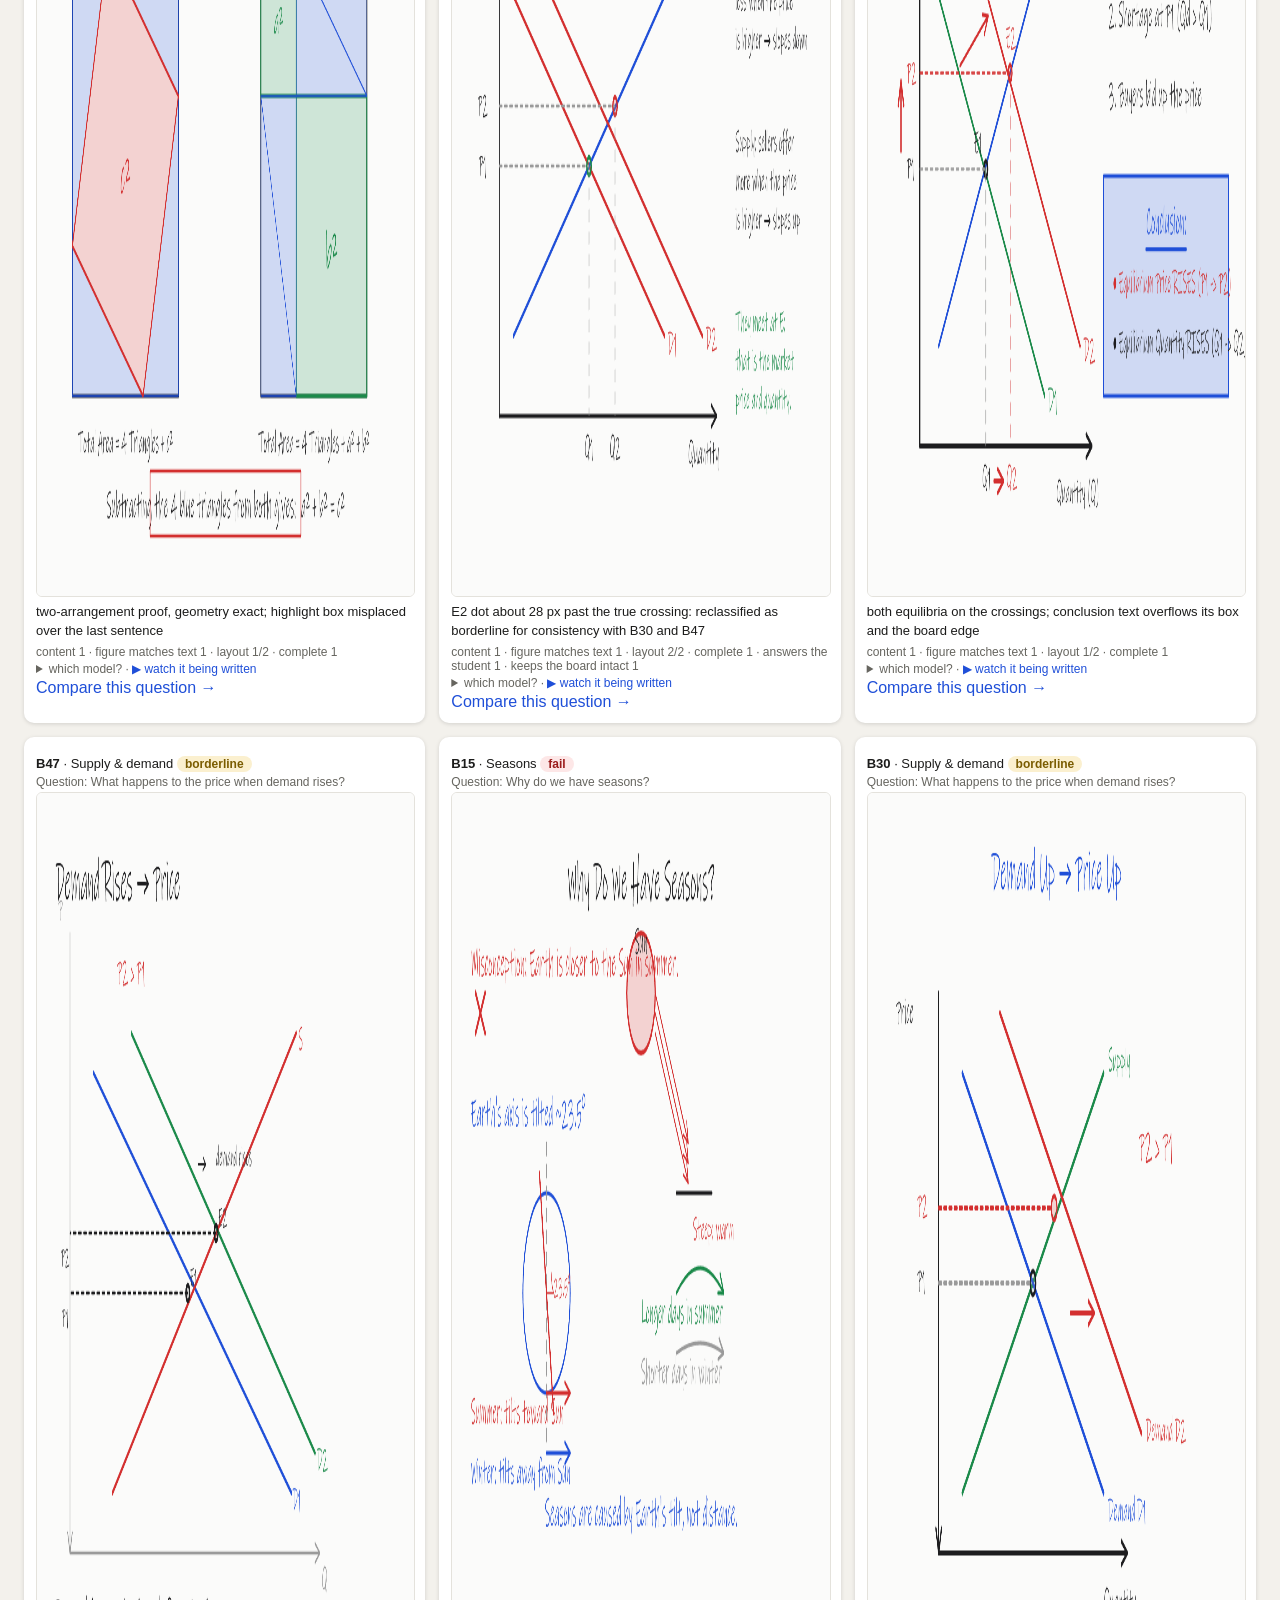
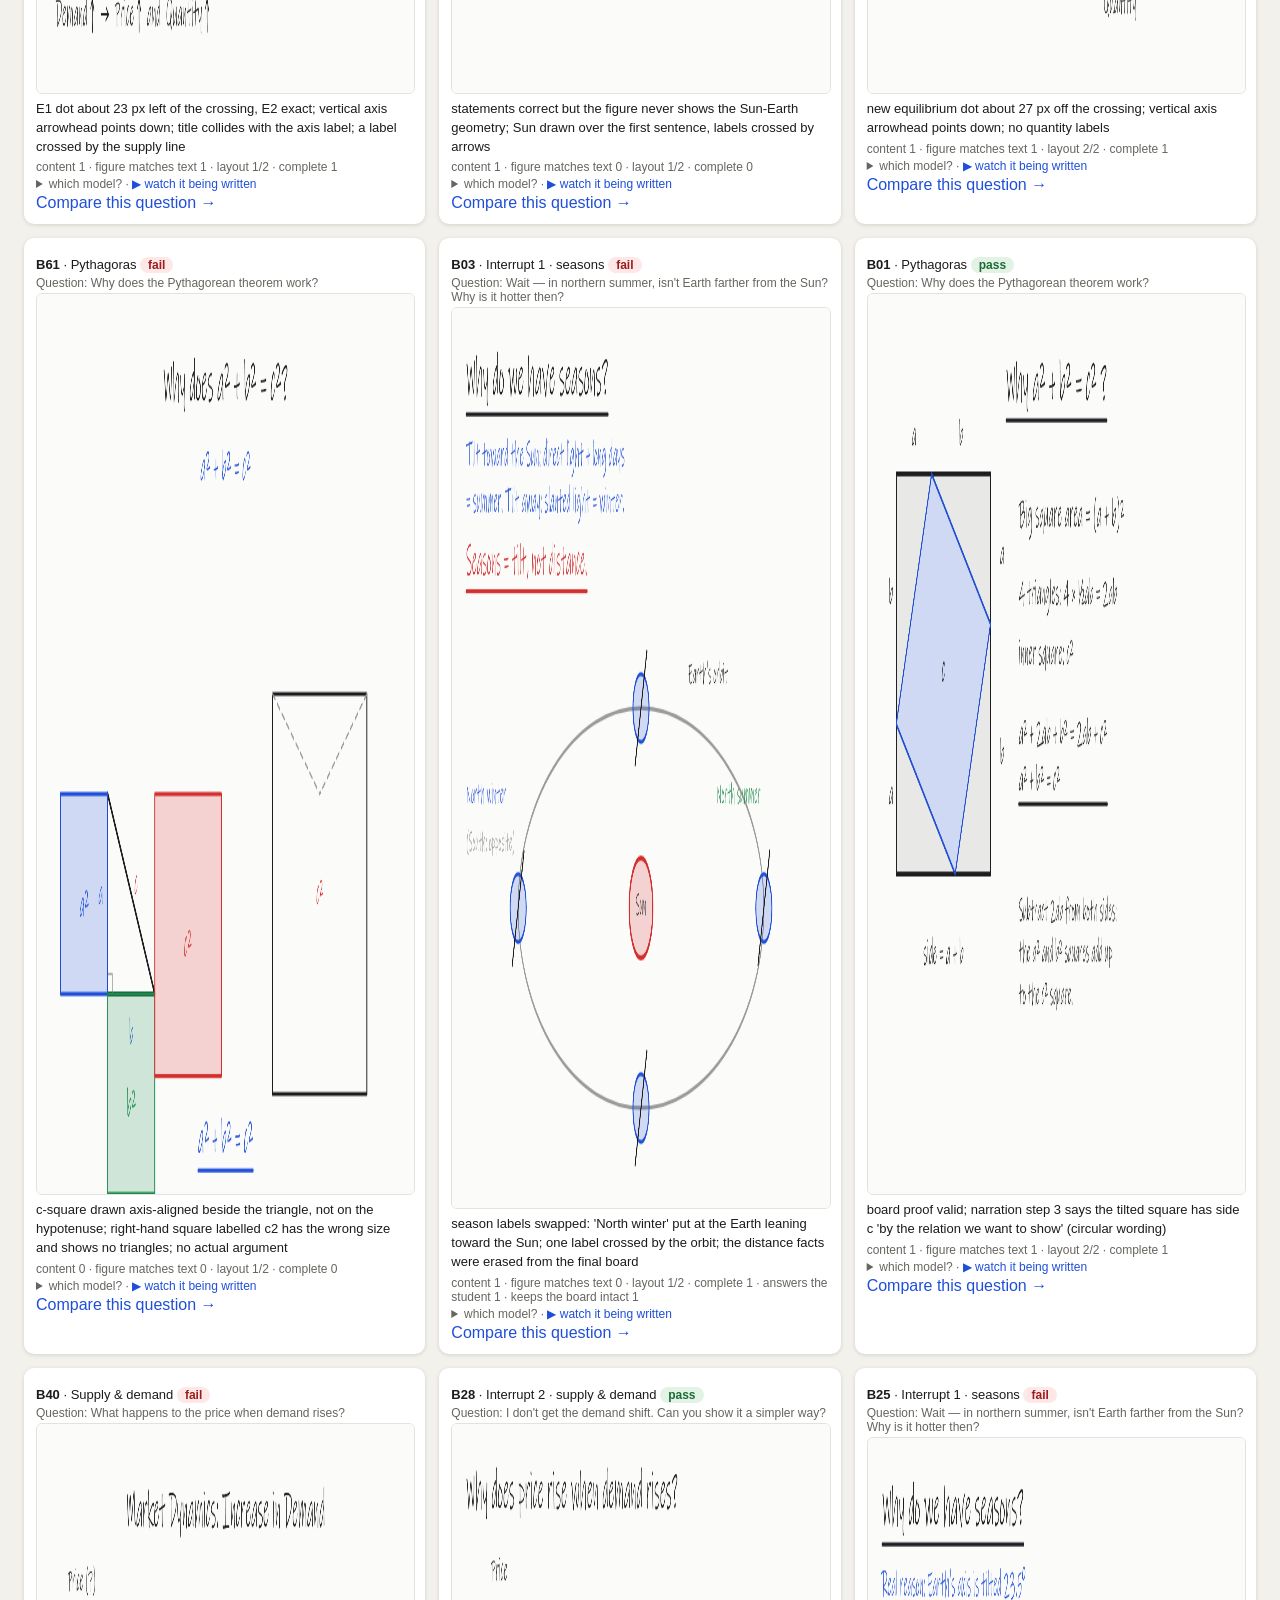
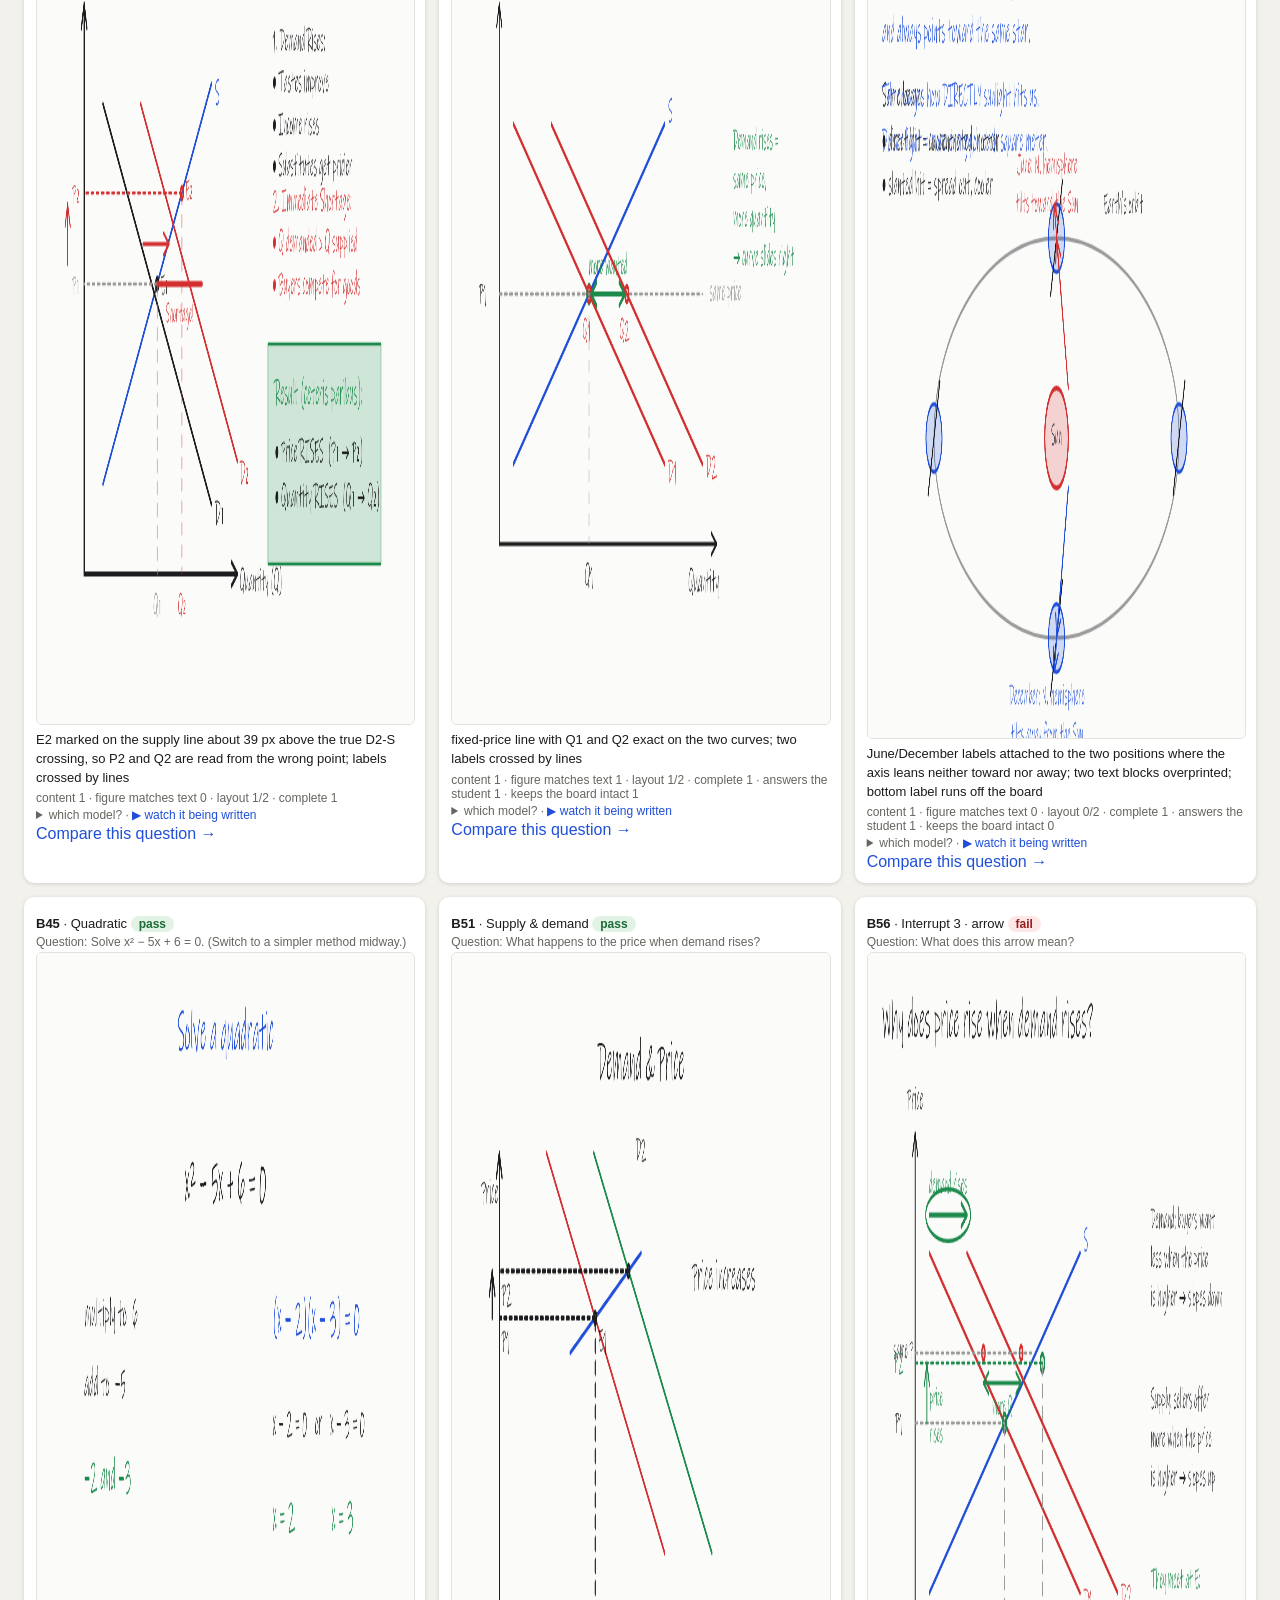
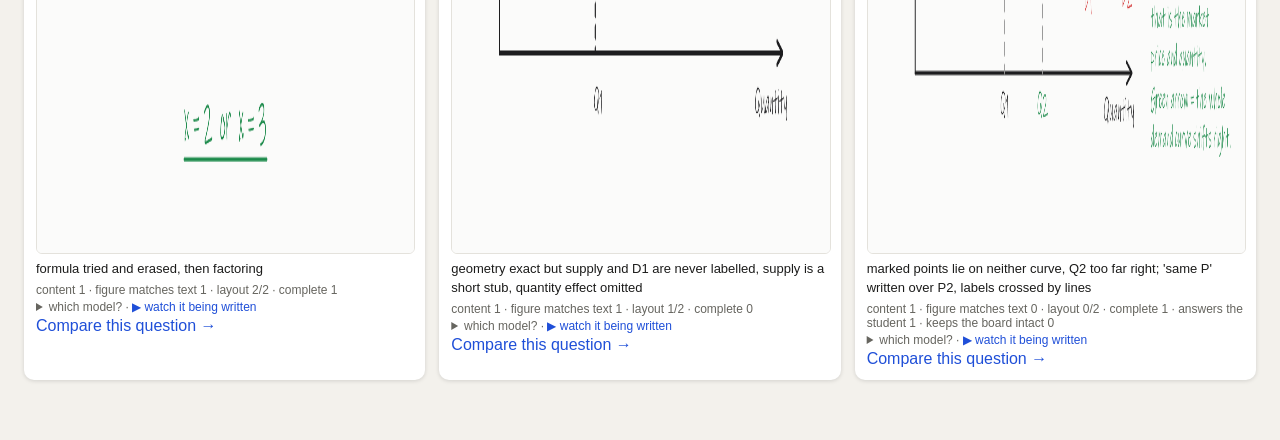
<file: audit.html>
<!DOCTYPE html><html lang="en"><head><meta charset="utf-8"><meta name="viewport" content="width=device-width,initial-scale=1"><title>Whiteboard AI Tutor · human audit sheet</title><style>:root{color-scheme:light}body{font-family:-apple-system,'Segoe UI','Microsoft YaHei',Helvetica,Arial,sans-serif;background:#f3f1ec;margin:0;color:#1c1c1b}
.wrap{max-width:1500px;margin:0 auto;padding:26px 24px 60px}h1{font-size:26px;margin:0 0 6px}h2{font-size:18px;margin:34px 0 10px}
.lead{color:#52514e;max-width:900px;line-height:1.55}.top{display:flex;justify-content:space-between;align-items:baseline;gap:16px}
table.lb{border-collapse:collapse;background:#fff;border-radius:10px;overflow:hidden;box-shadow:0 1px 4px #0001;margin-top:8px}
table.lb th,table.lb td{padding:8px 16px;text-align:left;border-bottom:1px solid #eeece7;font-size:14px}table.lb td.n{text-align:right;font-variant-numeric:tabular-nums}
.grid{display:grid;grid-template-columns:repeat(auto-fill,minmax(min(100%,400px),1fr));gap:14px}
.card{background:#fff;border-radius:10px;padding:12px;box-shadow:0 1px 4px #0002}.card img{width:100%;aspect-ratio:16/9;border:1px solid #e4e2dc;border-radius:6px;display:block}
.meta{font-size:13px;margin:7px 0 3px}.small{font-size:12px;color:#66655f;margin:3px 0}.note{font-size:13px;line-height:1.45;margin:6px 0 4px}
.v{display:inline-block;padding:1px 8px;border-radius:9px;font-size:12px;font-weight:600}.v.pass{background:#e2f3e6;color:#1d6a35}.v.fail{background:#fde7e7;color:#9b1c1c}.v.borderline{background:#fbf0cf;color:#7a5c00}
a{color:#1f4fd8;text-decoration:none}a:hover{text-decoration:underline}details{display:inline}</style></head><body><div class="wrap">
<h1>Human audit sheet (18 boards)</h1><p class='lead'>Below each board is the reviewer model's verdict. Note the ids of the boards where you disagree. Model names are folded so you can judge blind.</p><div class='grid'>
<div class="card" data-model="haiku-5.5" data-sc="r1-supply-demand" data-cond="mid" data-verdict="pass"><div class="meta"><b>B60</b> · Supply & demand <span class="v pass">pass</span></div><div class="small">Question: What happens to the price when demand rises?</div><a href="player/index.html?run=main-or-haiku-5.5-mid-r1-supply-demand-3&amp;sc=r1-supply-demand&amp;lang=en"><img src="results/review/boards/B60.png" alt="Supply &amp; demand" loading="lazy" decoding="async" width="1600" height="900"></a><div class="note">both equilibria and the shortage span exact; shortage label crossed by D1</div><div class="small">content 1 · figure matches text 1 · layout 1/2 · complete 1</div><div class="small"><details><summary>which model?</summary>Claude Haiku 5.5 · medium thinking</details> · <a href="player/index.html?run=main-or-haiku-5.5-mid-r1-supply-demand-3&amp;sc=r1-supply-demand&amp;lang=en">▶ watch it being written</a></div><a class="card-compare" href="compare.html?sc=r1-supply-demand&amp;cond=mid&amp;a=haiku-5.5&amp;b=sonnet-5.5">Compare this question →</a></div>
<div class="card" data-model="haiku-5.5" data-sc="r1-seasons" data-cond="low" data-verdict="fail"><div class="meta"><b>B04</b> · Seasons <span class="v fail">fail</span></div><div class="small">Question: Why do we have seasons?</div><a href="player/index.html?run=main-or-haiku-5.5-low-r1-seasons-2&amp;sc=r1-seasons&amp;lang=en"><img src="results/review/boards/B04.png" alt="Seasons" loading="lazy" decoding="async" width="1600" height="900"></a><div class="note">the Sun is drawn outside Earth&#x27;s orbit; both Earth positions tilt the same way relative to the Sun, so summer vs winter is never shown; no title</div><div class="small">content 0 · figure matches text 0 · layout 2/2 · complete 0</div><div class="small"><details><summary>which model?</summary>Claude Haiku 5.5 · low thinking</details> · <a href="player/index.html?run=main-or-haiku-5.5-low-r1-seasons-2&amp;sc=r1-seasons&amp;lang=en">▶ watch it being written</a></div><a class="card-compare" href="compare.html?sc=r1-seasons&amp;cond=low&amp;a=haiku-5.5&amp;b=sonnet-5.5">Compare this question →</a></div>
<div class="card" data-model="deepseek-v4-pro" data-sc="r1-photosynthesis" data-cond="low" data-verdict="pass"><div class="meta"><b>B53</b> · Photosynthesis (zh) <span class="v pass">pass</span></div><div class="small">Question: 光合作用发生在细胞的哪个部分？</div><a href="player/index.html?run=main-ds-deepseek-v4-pro-low-r1-photosynthesis-1&amp;sc=r1-photosynthesis&amp;lang=en"><img src="results/review/boards/B53.png" alt="Photosynthesis (zh)" loading="lazy" decoding="async" width="1600" height="900"></a><div class="note">correct, simple; two labels crossed by arrows or the cell outline</div><div class="small">content 1 · figure matches text 1 · layout 1/2 · complete 1</div><div class="small"><details><summary>which model?</summary>DeepSeek V4 Pro · low thinking</details> · <a href="player/index.html?run=main-ds-deepseek-v4-pro-low-r1-photosynthesis-1&amp;sc=r1-photosynthesis&amp;lang=en">▶ watch it being written</a></div><a class="card-compare" href="compare.html?sc=r1-photosynthesis&amp;cond=low&amp;a=deepseek-v4-pro&amp;b=sonnet-5.5">Compare this question →</a></div>
<div class="card" data-model="gemini-3.8-flash" data-sc="r1-pythagoras" data-cond="low" data-verdict="pass"><div class="meta"><b>B54</b> · Pythagoras <span class="v pass">pass</span></div><div class="small">Question: Why does the Pythagorean theorem work?</div><a href="player/index.html?run=main-or-gemini-3.8-flash-low-r1-pythagoras-3&amp;sc=r1-pythagoras&amp;lang=en"><img src="results/review/boards/B54.png" alt="Two arrangements of four blue triangles: a red central c-squared square on the left, and separate green a-squared and b-squared regions on the right; bottom text overlaps a red box." loading="lazy" decoding="async" width="1600" height="900"></a><div class="note">two-arrangement proof, geometry exact; highlight box misplaced over the last sentence</div><div class="small">content 1 · figure matches text 1 · layout 1/2 · complete 1</div><div class="small"><details><summary>which model?</summary>Gemini 3.8 Flash · low thinking</details> · <a href="player/index.html?run=main-or-gemini-3.8-flash-low-r1-pythagoras-3&amp;sc=r1-pythagoras&amp;lang=en">▶ watch it being written</a></div><a class="card-compare" href="compare.html?sc=r1-pythagoras&amp;cond=low&amp;a=gemini-3.8-flash&amp;b=sonnet-5.5">Compare this question →</a></div>
<div class="card" data-model="sonnet-5.5" data-sc="r1-i3-arrow-meaning" data-cond="low" data-verdict="borderline"><div class="meta"><b>B38</b> · Interrupt 3 · arrow <span class="v borderline">borderline</span></div><div class="small">Question: What does this arrow mean?</div><a href="player/index.html?run=main-or-sonnet-5.5-low-r1-i3-arrow-meaning-2&amp;sc=r1-i3-arrow-meaning&amp;lang=en"><img src="results/review/boards/B38.png" alt="Interrupt 3 · arrow" loading="lazy" decoding="async" width="1600" height="900"></a><div class="note">E2 dot about 28 px past the true crossing: reclassified as borderline for consistency with B30 and B47</div><div class="small">content 1 · figure matches text 1 · layout 2/2 · complete 1 · answers the student 1 · keeps the board intact 1</div><div class="small"><details><summary>which model?</summary>Claude Sonnet 5.5 · low thinking</details> · <a href="player/index.html?run=main-or-sonnet-5.5-low-r1-i3-arrow-meaning-2&amp;sc=r1-i3-arrow-meaning&amp;lang=en">▶ watch it being written</a></div><a class="card-compare" href="compare.html?sc=r1-i3-arrow-meaning&amp;cond=low&amp;a=sonnet-5.5&amp;b=gemini-4-argon">Compare this question →</a></div>
<div class="card" data-model="gemini-4-argon" data-sc="r1-supply-demand" data-cond="mid" data-verdict="pass"><div class="meta"><b>B07</b> · Supply & demand <span class="v pass">pass</span></div><div class="small">Question: What happens to the price when demand rises?</div><a href="player/index.html?run=main-or-gemini-4-argon-mid-r1-supply-demand-2&amp;sc=r1-supply-demand&amp;lang=en"><img src="results/review/boards/B07.png" alt="Supply &amp; demand" loading="lazy" decoding="async" width="1600" height="900"></a><div class="note">both equilibria on the crossings; conclusion text overflows its box and the board edge</div><div class="small">content 1 · figure matches text 1 · layout 1/2 · complete 1</div><div class="small"><details><summary>which model?</summary>Gemini 4 Argon · medium thinking</details> · <a href="player/index.html?run=main-or-gemini-4-argon-mid-r1-supply-demand-2&amp;sc=r1-supply-demand&amp;lang=en">▶ watch it being written</a></div><a class="card-compare" href="compare.html?sc=r1-supply-demand&amp;cond=mid&amp;a=gemini-4-argon&amp;b=sonnet-5.5">Compare this question →</a></div>
<div class="card" data-model="deepseek-v4-pro" data-sc="r1-supply-demand" data-cond="low" data-verdict="borderline"><div class="meta"><b>B47</b> · Supply & demand <span class="v borderline">borderline</span></div><div class="small">Question: What happens to the price when demand rises?</div><a href="player/index.html?run=main-ds-deepseek-v4-pro-low-r1-supply-demand-1&amp;sc=r1-supply-demand&amp;lang=en"><img src="results/review/boards/B47.png" alt="Supply &amp; demand" loading="lazy" decoding="async" width="1600" height="900"></a><div class="note">E1 dot about 23 px left of the crossing, E2 exact; vertical axis arrowhead points down; title collides with the axis label; a label crossed by the supply line</div><div class="small">content 1 · figure matches text 1 · layout 1/2 · complete 1</div><div class="small"><details><summary>which model?</summary>DeepSeek V4 Pro · low thinking</details> · <a href="player/index.html?run=main-ds-deepseek-v4-pro-low-r1-supply-demand-1&amp;sc=r1-supply-demand&amp;lang=en">▶ watch it being written</a></div><a class="card-compare" href="compare.html?sc=r1-supply-demand&amp;cond=low&amp;a=deepseek-v4-pro&amp;b=sonnet-5.5">Compare this question →</a></div>
<div class="card" data-model="deepseek-flash" data-sc="r1-seasons" data-cond="low" data-verdict="fail"><div class="meta"><b>B15</b> · Seasons <span class="v fail">fail</span></div><div class="small">Question: Why do we have seasons?</div><a href="player/index.html?run=main-ds-deepseek-flash-low-r1-seasons-1&amp;sc=r1-seasons&amp;lang=en"><img src="results/review/boards/B15.png" alt="Seasons" loading="lazy" decoding="async" width="1600" height="900"></a><div class="note">statements correct but the figure never shows the Sun-Earth geometry; Sun drawn over the first sentence, labels crossed by arrows</div><div class="small">content 1 · figure matches text 0 · layout 1/2 · complete 0</div><div class="small"><details><summary>which model?</summary>DeepSeek V4.1 Flash · low thinking</details> · <a href="player/index.html?run=main-ds-deepseek-flash-low-r1-seasons-1&amp;sc=r1-seasons&amp;lang=en">▶ watch it being written</a></div><a class="card-compare" href="compare.html?sc=r1-seasons&amp;cond=low&amp;a=deepseek-flash&amp;b=sonnet-5.5">Compare this question →</a></div>
<div class="card" data-model="sonnet-5.5" data-sc="r1-supply-demand" data-cond="low" data-verdict="borderline"><div class="meta"><b>B30</b> · Supply & demand <span class="v borderline">borderline</span></div><div class="small">Question: What happens to the price when demand rises?</div><a href="player/index.html?run=main-or-sonnet-5.5-low-r1-supply-demand-2&amp;sc=r1-supply-demand&amp;lang=en"><img src="results/review/boards/B30.png" alt="Supply &amp; demand" loading="lazy" decoding="async" width="1600" height="900"></a><div class="note">new equilibrium dot about 27 px off the crossing; vertical axis arrowhead points down; no quantity labels</div><div class="small">content 1 · figure matches text 1 · layout 2/2 · complete 1</div><div class="small"><details><summary>which model?</summary>Claude Sonnet 5.5 · low thinking</details> · <a href="player/index.html?run=main-or-sonnet-5.5-low-r1-supply-demand-2&amp;sc=r1-supply-demand&amp;lang=en">▶ watch it being written</a></div><a class="card-compare" href="compare.html?sc=r1-supply-demand&amp;cond=low&amp;a=sonnet-5.5&amp;b=gemini-4-argon">Compare this question →</a></div>
<div class="card" data-model="deepseek-flash" data-sc="r1-pythagoras" data-cond="low" data-verdict="fail"><div class="meta"><b>B61</b> · Pythagoras <span class="v fail">fail</span></div><div class="small">Question: Why does the Pythagorean theorem work?</div><a href="player/index.html?run=main-ds-deepseek-flash-low-r1-pythagoras-3&amp;sc=r1-pythagoras&amp;lang=en"><img src="results/review/boards/B61.png" alt="A right triangle with blue a-squared and green b-squared squares; a red c-squared square beside it and a larger black-outlined c-squared square to the right." loading="lazy" decoding="async" width="1600" height="900"></a><div class="note">c-square drawn axis-aligned beside the triangle, not on the hypotenuse; right-hand square labelled c2 has the wrong size and shows no triangles; no actual argument</div><div class="small">content 0 · figure matches text 0 · layout 1/2 · complete 0</div><div class="small"><details><summary>which model?</summary>DeepSeek V4.1 Flash · low thinking</details> · <a href="player/index.html?run=main-ds-deepseek-flash-low-r1-pythagoras-3&amp;sc=r1-pythagoras&amp;lang=en">▶ watch it being written</a></div><a class="card-compare" href="compare.html?sc=r1-pythagoras&amp;cond=low&amp;a=deepseek-flash&amp;b=sonnet-5.5">Compare this question →</a></div>
<div class="card" data-model="sonnet-5.5" data-sc="r1-i1-seasons-distance" data-cond="low" data-verdict="fail"><div class="meta"><b>B03</b> · Interrupt 1 · seasons <span class="v fail">fail</span></div><div class="small">Question: Wait — in northern summer, isn&#x27;t Earth farther from the Sun? Why is it hotter then?</div><a href="player/index.html?run=main-or-sonnet-5.5-low-r1-i1-seasons-distance-2&amp;sc=r1-i1-seasons-distance&amp;lang=en"><img src="results/review/boards/B03.png" alt="Interrupt 1 · seasons" loading="lazy" decoding="async" width="1600" height="900"></a><div class="note">season labels swapped: &#x27;North winter&#x27; put at the Earth leaning toward the Sun; one label crossed by the orbit; the distance facts were erased from the final board</div><div class="small">content 1 · figure matches text 0 · layout 1/2 · complete 1 · answers the student 1 · keeps the board intact 1</div><div class="small"><details><summary>which model?</summary>Claude Sonnet 5.5 · low thinking</details> · <a href="player/index.html?run=main-or-sonnet-5.5-low-r1-i1-seasons-distance-2&amp;sc=r1-i1-seasons-distance&amp;lang=en">▶ watch it being written</a></div><a class="card-compare" href="compare.html?sc=r1-i1-seasons-distance&amp;cond=low&amp;a=sonnet-5.5&amp;b=gemini-4-argon">Compare this question →</a></div>
<div class="card" data-model="haiku-5.5" data-sc="r1-pythagoras" data-cond="low" data-verdict="pass"><div class="meta"><b>B01</b> · Pythagoras <span class="v pass">pass</span></div><div class="small">Question: Why does the Pythagorean theorem work?</div><a href="player/index.html?run=main-or-haiku-5.5-low-r1-pythagoras-2&amp;sc=r1-pythagoras&amp;lang=en"><img src="results/review/boards/B01.png" alt="A blue tilted square labeled c inside a black square with sides marked a and b; area equations on the right subtract four triangles." loading="lazy" decoding="async" width="1600" height="900"></a><div class="note">board proof valid; narration step 3 says the tilted square has side c &#x27;by the relation we want to show&#x27; (circular wording)</div><div class="small">content 1 · figure matches text 1 · layout 2/2 · complete 1</div><div class="small"><details><summary>which model?</summary>Claude Haiku 5.5 · low thinking</details> · <a href="player/index.html?run=main-or-haiku-5.5-low-r1-pythagoras-2&amp;sc=r1-pythagoras&amp;lang=en">▶ watch it being written</a></div><a class="card-compare" href="compare.html?sc=r1-pythagoras&amp;cond=low&amp;a=haiku-5.5&amp;b=sonnet-5.5">Compare this question →</a></div>
<div class="card" data-model="gemini-3.8-flash" data-sc="r1-supply-demand" data-cond="low" data-verdict="fail"><div class="meta"><b>B40</b> · Supply & demand <span class="v fail">fail</span></div><div class="small">Question: What happens to the price when demand rises?</div><a href="player/index.html?run=main-or-gemini-3.8-flash-low-r1-supply-demand-2&amp;sc=r1-supply-demand&amp;lang=en"><img src="results/review/boards/B40.png" alt="Supply &amp; demand" loading="lazy" decoding="async" width="1600" height="900"></a><div class="note">E2 marked on the supply line about 39 px above the true D2-S crossing, so P2 and Q2 are read from the wrong point; labels crossed by lines</div><div class="small">content 1 · figure matches text 0 · layout 1/2 · complete 1</div><div class="small"><details><summary>which model?</summary>Gemini 3.8 Flash · low thinking</details> · <a href="player/index.html?run=main-or-gemini-3.8-flash-low-r1-supply-demand-2&amp;sc=r1-supply-demand&amp;lang=en">▶ watch it being written</a></div><a class="card-compare" href="compare.html?sc=r1-supply-demand&amp;cond=low&amp;a=gemini-3.8-flash&amp;b=sonnet-5.5">Compare this question →</a></div>
<div class="card" data-model="deepseek-flash" data-sc="r1-i2-demand-simpler" data-cond="low" data-verdict="pass"><div class="meta"><b>B28</b> · Interrupt 2 · supply & demand <span class="v pass">pass</span></div><div class="small">Question: I don&#x27;t get the demand shift. Can you show it a simpler way?</div><a href="player/index.html?run=main-ds-deepseek-flash-low-r1-i2-demand-simpler-2&amp;sc=r1-i2-demand-simpler&amp;lang=en"><img src="results/review/boards/B28.png" alt="Interrupt 2 · supply &amp; demand" loading="lazy" decoding="async" width="1600" height="900"></a><div class="note">fixed-price line with Q1 and Q2 exact on the two curves; two labels crossed by lines</div><div class="small">content 1 · figure matches text 1 · layout 1/2 · complete 1 · answers the student 1 · keeps the board intact 1</div><div class="small"><details><summary>which model?</summary>DeepSeek V4.1 Flash · low thinking</details> · <a href="player/index.html?run=main-ds-deepseek-flash-low-r1-i2-demand-simpler-2&amp;sc=r1-i2-demand-simpler&amp;lang=en">▶ watch it being written</a></div><a class="card-compare" href="compare.html?sc=r1-i2-demand-simpler&amp;cond=low&amp;a=deepseek-flash&amp;b=sonnet-5.5">Compare this question →</a></div>
<div class="card" data-model="deepseek-v4-pro" data-sc="r1-i1-seasons-distance" data-cond="low" data-verdict="fail"><div class="meta"><b>B25</b> · Interrupt 1 · seasons <span class="v fail">fail</span></div><div class="small">Question: Wait — in northern summer, isn&#x27;t Earth farther from the Sun? Why is it hotter then?</div><a href="player/index.html?run=main-ds-deepseek-v4-pro-low-r1-i1-seasons-distance-3&amp;sc=r1-i1-seasons-distance&amp;lang=en"><img src="results/review/boards/B25.png" alt="Interrupt 1 · seasons" loading="lazy" decoding="async" width="1600" height="900"></a><div class="note">June/December labels attached to the two positions where the axis leans neither toward nor away; two text blocks overprinted; bottom label runs off the board</div><div class="small">content 1 · figure matches text 0 · layout 0/2 · complete 1 · answers the student 1 · keeps the board intact 0</div><div class="small"><details><summary>which model?</summary>DeepSeek V4 Pro · low thinking</details> · <a href="player/index.html?run=main-ds-deepseek-v4-pro-low-r1-i1-seasons-distance-3&amp;sc=r1-i1-seasons-distance&amp;lang=en">▶ watch it being written</a></div><a class="card-compare" href="compare.html?sc=r1-i1-seasons-distance&amp;cond=low&amp;a=deepseek-v4-pro&amp;b=sonnet-5.5">Compare this question →</a></div>
<div class="card" data-model="sonnet-5.5" data-sc="r1-quadratic" data-cond="low" data-verdict="pass"><div class="meta"><b>B45</b> · Quadratic <span class="v pass">pass</span></div><div class="small">Question: Solve x² − 5x + 6 = 0. (Switch to a simpler method midway.)</div><a href="player/index.html?run=main-or-sonnet-5.5-low-r1-quadratic-1&amp;sc=r1-quadratic&amp;lang=en"><img src="results/review/boards/B45.png" alt="Quadratic" loading="lazy" decoding="async" width="1600" height="900"></a><div class="note">formula tried and erased, then factoring</div><div class="small">content 1 · figure matches text 1 · layout 2/2 · complete 1</div><div class="small"><details><summary>which model?</summary>Claude Sonnet 5.5 · low thinking</details> · <a href="player/index.html?run=main-or-sonnet-5.5-low-r1-quadratic-1&amp;sc=r1-quadratic&amp;lang=en">▶ watch it being written</a></div><a class="card-compare" href="compare.html?sc=r1-quadratic&amp;cond=low&amp;a=sonnet-5.5&amp;b=gemini-4-argon">Compare this question →</a></div>
<div class="card" data-model="deepseek-v4-pro" data-sc="r1-supply-demand" data-cond="mid" data-verdict="pass"><div class="meta"><b>B51</b> · Supply & demand <span class="v pass">pass</span></div><div class="small">Question: What happens to the price when demand rises?</div><a href="player/index.html?run=main-ds-deepseek-v4-pro-mid-r1-supply-demand-1&amp;sc=r1-supply-demand&amp;lang=en"><img src="results/review/boards/B51.png" alt="Supply &amp; demand" loading="lazy" decoding="async" width="1600" height="900"></a><div class="note">geometry exact but supply and D1 are never labelled, supply is a short stub, quantity effect omitted</div><div class="small">content 1 · figure matches text 1 · layout 1/2 · complete 0</div><div class="small"><details><summary>which model?</summary>DeepSeek V4 Pro · medium thinking</details> · <a href="player/index.html?run=main-ds-deepseek-v4-pro-mid-r1-supply-demand-1&amp;sc=r1-supply-demand&amp;lang=en">▶ watch it being written</a></div><a class="card-compare" href="compare.html?sc=r1-supply-demand&amp;cond=mid&amp;a=deepseek-v4-pro&amp;b=sonnet-5.5">Compare this question →</a></div>
<div class="card" data-model="deepseek-flash" data-sc="r1-i3-arrow-meaning" data-cond="low" data-verdict="fail"><div class="meta"><b>B56</b> · Interrupt 3 · arrow <span class="v fail">fail</span></div><div class="small">Question: What does this arrow mean?</div><a href="player/index.html?run=main-ds-deepseek-flash-low-r1-i3-arrow-meaning-2&amp;sc=r1-i3-arrow-meaning&amp;lang=en"><img src="results/review/boards/B56.png" alt="Interrupt 3 · arrow" loading="lazy" decoding="async" width="1600" height="900"></a><div class="note">marked points lie on neither curve, Q2 too far right; &#x27;same P&#x27; written over P2, labels crossed by lines</div><div class="small">content 1 · figure matches text 0 · layout 0/2 · complete 1 · answers the student 1 · keeps the board intact 0</div><div class="small"><details><summary>which model?</summary>DeepSeek V4.1 Flash · low thinking</details> · <a href="player/index.html?run=main-ds-deepseek-flash-low-r1-i3-arrow-meaning-2&amp;sc=r1-i3-arrow-meaning&amp;lang=en">▶ watch it being written</a></div><a class="card-compare" href="compare.html?sc=r1-i3-arrow-meaning&amp;cond=low&amp;a=deepseek-flash&amp;b=sonnet-5.5">Compare this question →</a></div>
</div></div></body></html>
</file>
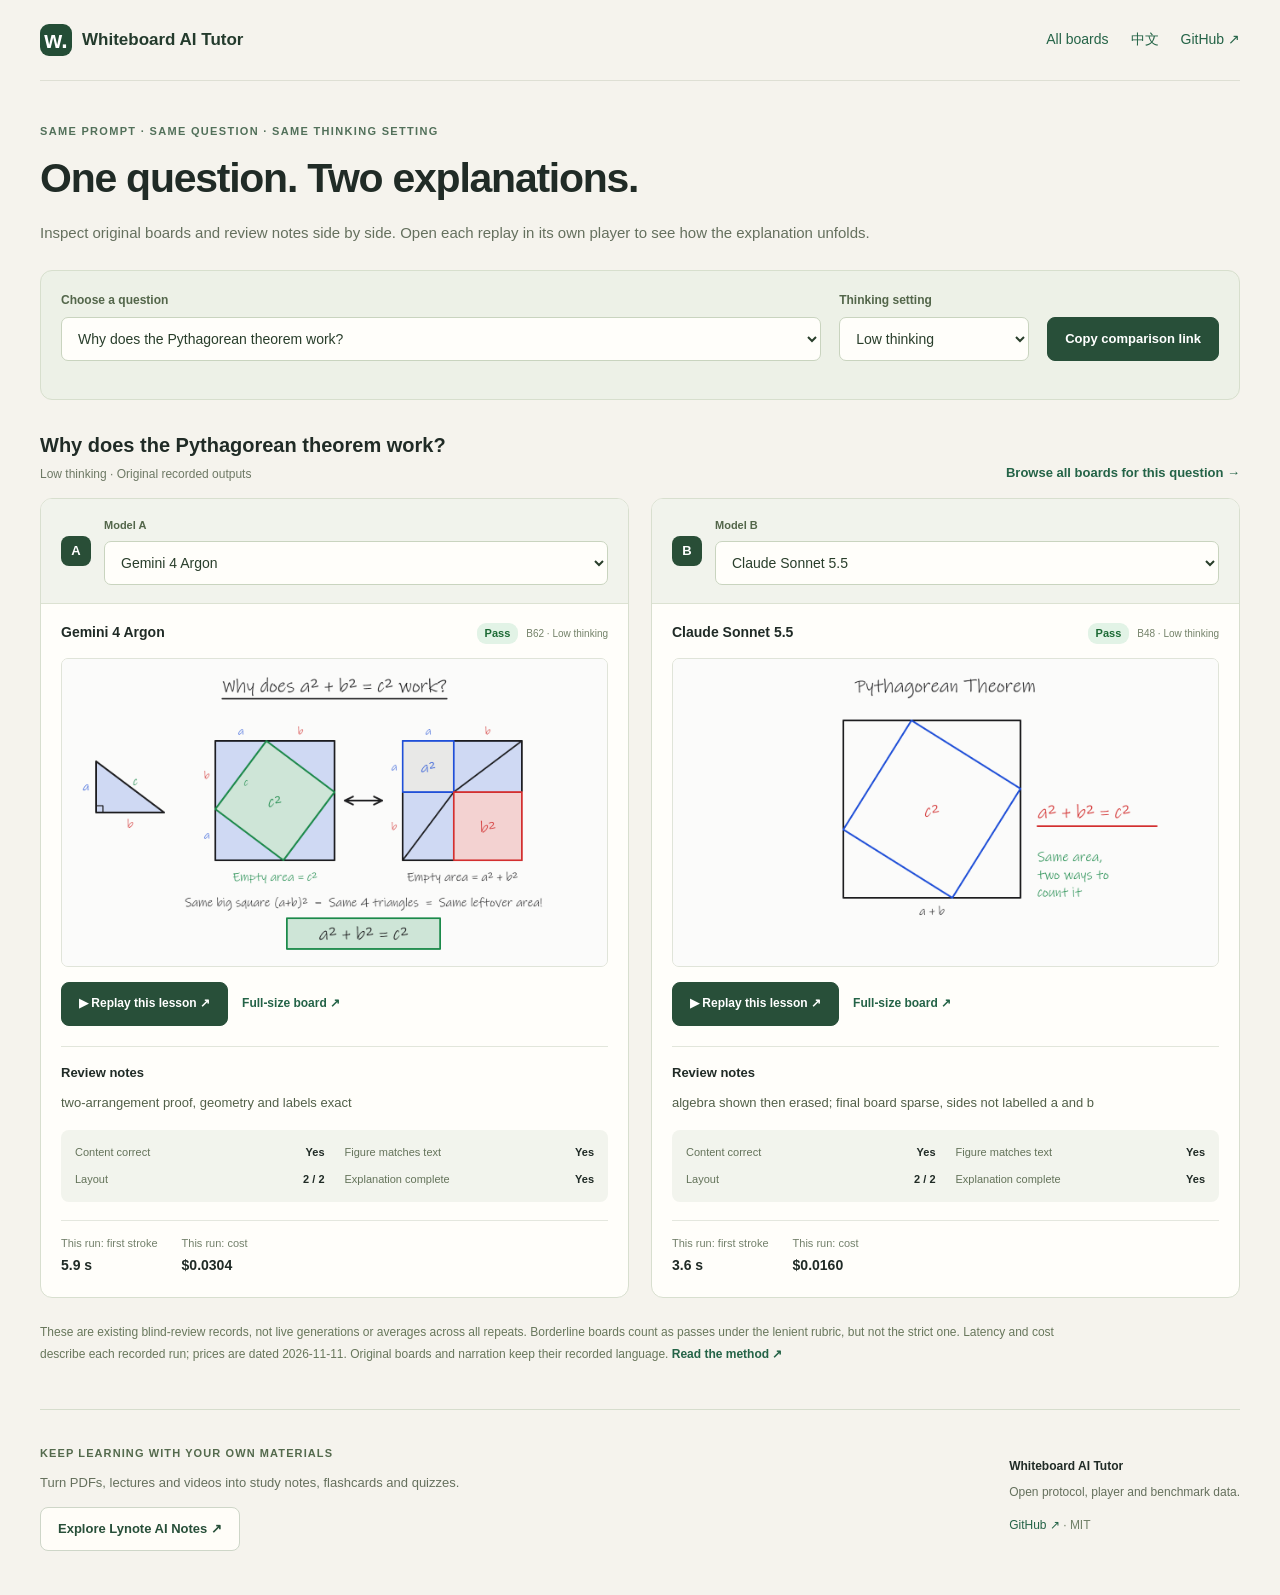
<file: compare.html>
<!DOCTYPE html><html lang="en"><head><meta charset="utf-8"><meta name="viewport" content="width=device-width,initial-scale=1">
<meta name="description" content="Compare two AI whiteboard explanations of the same question. Inspect original boards, review notes and independent replays."><title>Compare models · Whiteboard AI Tutor</title><link rel="stylesheet" href="docs/assets/gallery.css"><link rel="stylesheet" href="docs/assets/compare.css"><script type="module" src="docs/assets/compare.js"></script></head>
<body><main class="wrap compare-page"><header class="site-header"><a class="wordmark" href="index.html"><span class="brand-mark" aria-hidden="true">w.</span>Whiteboard AI Tutor</a><nav aria-label="Main navigation"><a class="browse-nav" href="index.html#boards">All boards</a><a id="language-link" href="compare.zh.html">中文</a><a href="https://github.com/molly554/whiteboard-ai-tutor" target="_blank" rel="noopener">GitHub ↗</a></nav></header>
<div class="compare-heading"><p class="eyebrow">SAME PROMPT · SAME QUESTION · SAME THINKING SETTING</p><h1>One question. Two explanations.</h1><p>Inspect original boards and review notes side by side. Open each replay in its own player to see how the explanation unfolds.</p></div>
<section aria-label="Model comparison"><noscript><p>Enable JavaScript to compare models, or return to the gallery to browse all boards. <a href="index.html#boards">Browse boards</a></p><style>#loading{display:none}</style></noscript>
<div id="loading" class="load-state" role="status">Loading the reviewed boards…</div>
<div id="load-error" class="load-state" role="alert" hidden><h2>The review data could not be loaded</h2><p>Check your connection and retry, or browse the gallery.</p><button id="retry-load" class="button secondary" type="button">Try again</button> <a href="index.html#boards">Back to the gallery</a></div>
<div id="comparison-content" hidden><div class="compare-toolbar">
<label class="field question-field"><span>Choose a question</span><select id="sc"></select></label>
<label class="field thinking-field"><span>Thinking setting</span><select id="cond"><option value="low">Low thinking</option><option value="mid">Medium thinking</option></select></label>
<button id="share-comparison" class="button primary share-button" type="button">Copy comparison link</button>
<div class="share-area"><p id="share-status" role="status" aria-live="polite"></p><label id="share-fallback" hidden><span>Comparison link</span><input id="share-url" type="text" readonly></label></div>
</div>
<div class="question-summary"><div><h2 id="question-title"></h2><p id="comparison-setting"></p></div><a id="browse-question" class="text-link" href="index.html#boards">Browse all boards for this question →</a></div>
<p id="sample-notice" class="sample-notice" hidden>The medium-thinking review covers only seasons, supply and demand, and the simpler-explanation interruption. Some sampled cells had no usable output and have no reviewed board.</p>
<div class="comparison-grid"><article class="compare-card"><header class="model-picker"><span class="model-letter" aria-hidden="true">A</span><label class="field"><span>Model A</span><select id="a"></select></label></header><div id="board-a" class="board-content"></div></article><article class="compare-card"><header class="model-picker"><span class="model-letter" aria-hidden="true">B</span><label class="field"><span>Model B</span><select id="b"></select></label></header><div id="board-b" class="board-content"></div></article></div>
<p class="method-note">These are existing blind-review records, not live generations or averages across all repeats. Borderline boards count as passes under the lenient rubric, but not the strict one. Latency and cost describe each recorded run; prices are dated 2026-11-11. Original boards and narration keep their recorded language. <a href="https://github.com/molly554/whiteboard-ai-tutor/blob/main/docs/METHOD.md" target="_blank" rel="noopener">Read the method ↗</a></p>
</div></section><footer class="site-footer"><div><span class="footer-label">KEEP LEARNING WITH YOUR OWN MATERIALS</span><p>Turn PDFs, lectures and videos into study notes, flashcards and quizzes.</p><a class="button secondary" href="https://lynote.ai/ai-notes" target="_blank" rel="noopener">Explore Lynote AI Notes ↗</a></div><div class="footer-project"><b>Whiteboard AI Tutor</b><p>Open protocol, player and benchmark data.</p><a href="https://github.com/molly554/whiteboard-ai-tutor" target="_blank" rel="noopener">GitHub ↗</a><span> · MIT</span></div></footer></main></body></html>
</file>
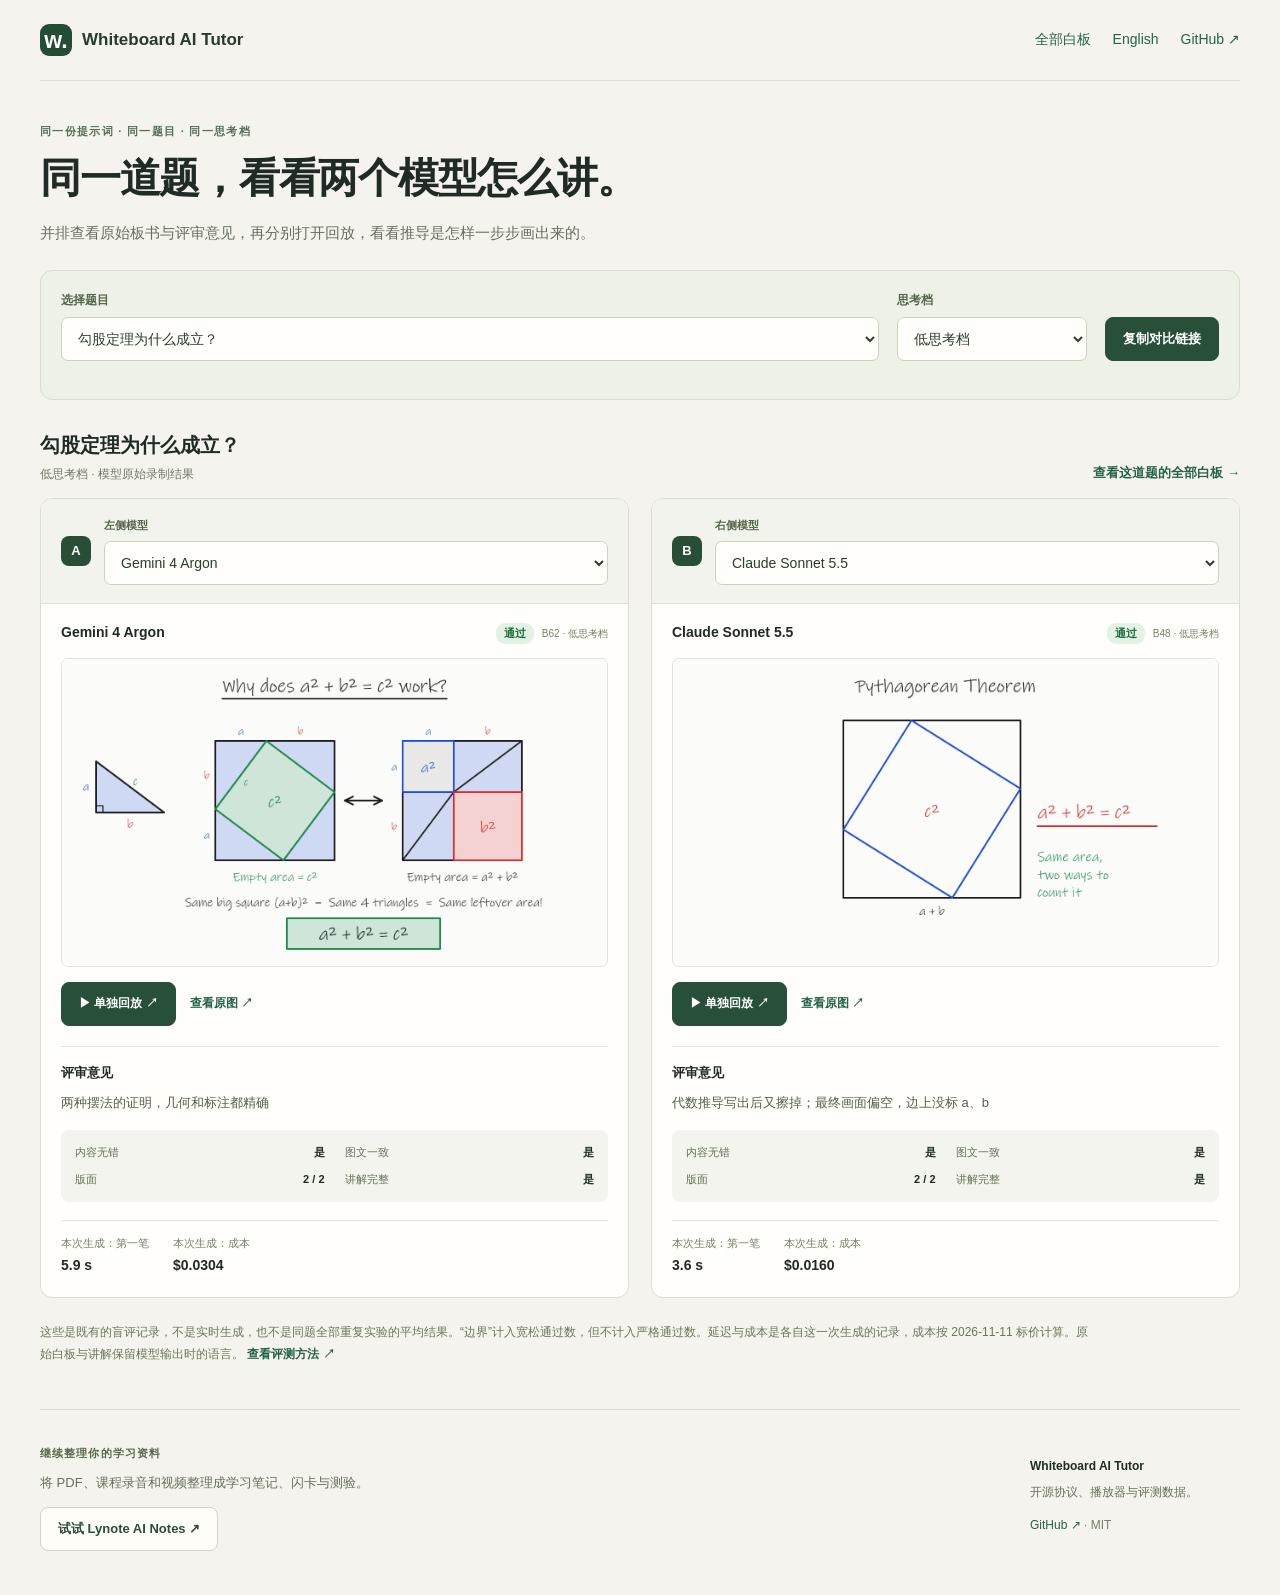
<file: compare.zh.html>
<!DOCTYPE html><html lang="zh"><head><meta charset="utf-8"><meta name="viewport" content="width=device-width,initial-scale=1">
<meta name="description" content="并排比较同一道题的两份 AI 白板讲解，查看原始板书、盲评意见与独立回放。"><title>同题对比 · Whiteboard AI Tutor</title><link rel="stylesheet" href="docs/assets/gallery.css"><link rel="stylesheet" href="docs/assets/compare.css"><script type="module" src="docs/assets/compare.js"></script></head>
<body><main class="wrap compare-page"><header class="site-header"><a class="wordmark" href="gallery.zh.html"><span class="brand-mark" aria-hidden="true">w.</span>Whiteboard AI Tutor</a><nav aria-label="主导航"><a class="browse-nav" href="gallery.zh.html#boards">全部白板</a><a id="language-link" href="compare.html">English</a><a href="https://github.com/molly554/whiteboard-ai-tutor" target="_blank" rel="noopener">GitHub ↗</a></nav></header>
<div class="compare-heading"><p class="eyebrow">同一份提示词 · 同一题目 · 同一思考档</p><h1>同一道题，看看两个模型怎么讲。</h1><p>并排查看原始板书与评审意见，再分别打开回放，看看推导是怎样一步步画出来的。</p></div>
<section aria-label="模型对比"><noscript><p>请启用 JavaScript 使用模型对比，或返回画廊查看全部白板。 <a href="gallery.zh.html#boards">查看白板</a></p><style>#loading{display:none}</style></noscript>
<div id="loading" class="load-state" role="status">正在加载评审数据…</div>
<div id="load-error" class="load-state" role="alert" hidden><h2>评审数据未能加载</h2><p>请检查网络后重试，或返回画廊查看白板。</p><button id="retry-load" class="button secondary" type="button">重新加载</button> <a href="gallery.zh.html#boards">返回画廊</a></div>
<div id="comparison-content" hidden><div class="compare-toolbar">
<label class="field question-field"><span>选择题目</span><select id="sc"></select></label>
<label class="field thinking-field"><span>思考档</span><select id="cond"><option value="low">低思考档</option><option value="mid">中思考档</option></select></label>
<button id="share-comparison" class="button primary share-button" type="button">复制对比链接</button>
<div class="share-area"><p id="share-status" role="status" aria-live="polite"></p><label id="share-fallback" hidden><span>对比链接</span><input id="share-url" type="text" readonly></label></div>
</div>
<div class="question-summary"><div><h2 id="question-title"></h2><p id="comparison-setting"></p></div><a id="browse-question" class="text-link" href="gallery.zh.html#boards">查看这道题的全部白板 →</a></div>
<p id="sample-notice" class="sample-notice" hidden>中思考档只评审了四季、供需曲线和“换个简单讲法”三个场景。部分抽样单元没有可用输出，不能视为已评分的白板。</p>
<div class="comparison-grid"><article class="compare-card"><header class="model-picker"><span class="model-letter" aria-hidden="true">A</span><label class="field"><span>左侧模型</span><select id="a"></select></label></header><div id="board-a" class="board-content"></div></article><article class="compare-card"><header class="model-picker"><span class="model-letter" aria-hidden="true">B</span><label class="field"><span>右侧模型</span><select id="b"></select></label></header><div id="board-b" class="board-content"></div></article></div>
<p class="method-note">这些是既有的盲评记录，不是实时生成，也不是同题全部重复实验的平均结果。“边界”计入宽松通过数，但不计入严格通过数。延迟与成本是各自这一次生成的记录，成本按 2026-11-11 标价计算。原始白板与讲解保留模型输出时的语言。 <a href="https://github.com/molly554/whiteboard-ai-tutor/blob/main/docs/METHOD.md" target="_blank" rel="noopener">查看评测方法 ↗</a></p>
</div></section><footer class="site-footer"><div><span class="footer-label">继续整理你的学习资料</span><p>将 PDF、课程录音和视频整理成学习笔记、闪卡与测验。</p><a class="button secondary" href="https://lynote.ai/ai-notes" target="_blank" rel="noopener">试试 Lynote AI Notes ↗</a></div><div class="footer-project"><b>Whiteboard AI Tutor</b><p>开源协议、播放器与评测数据。</p><a href="https://github.com/molly554/whiteboard-ai-tutor" target="_blank" rel="noopener">GitHub ↗</a><span> · MIT</span></div></footer></main></body></html>
</file>
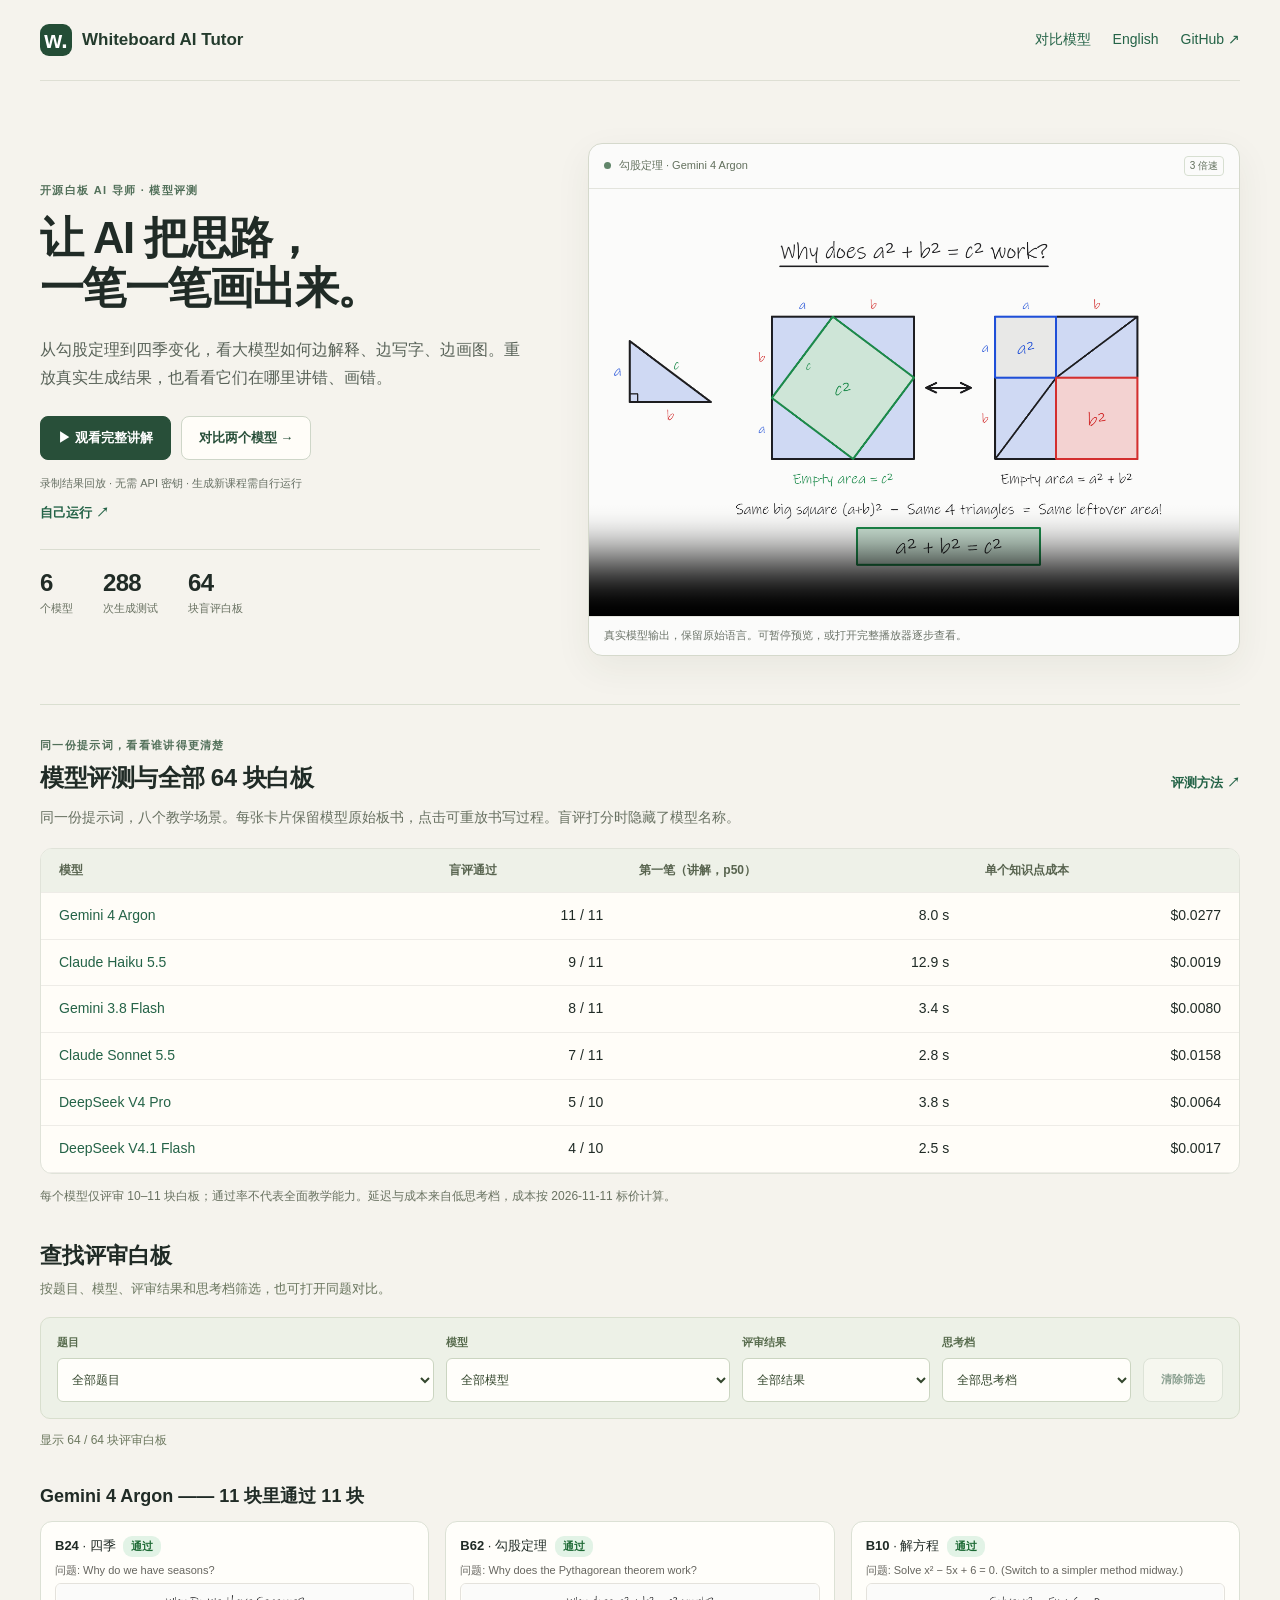
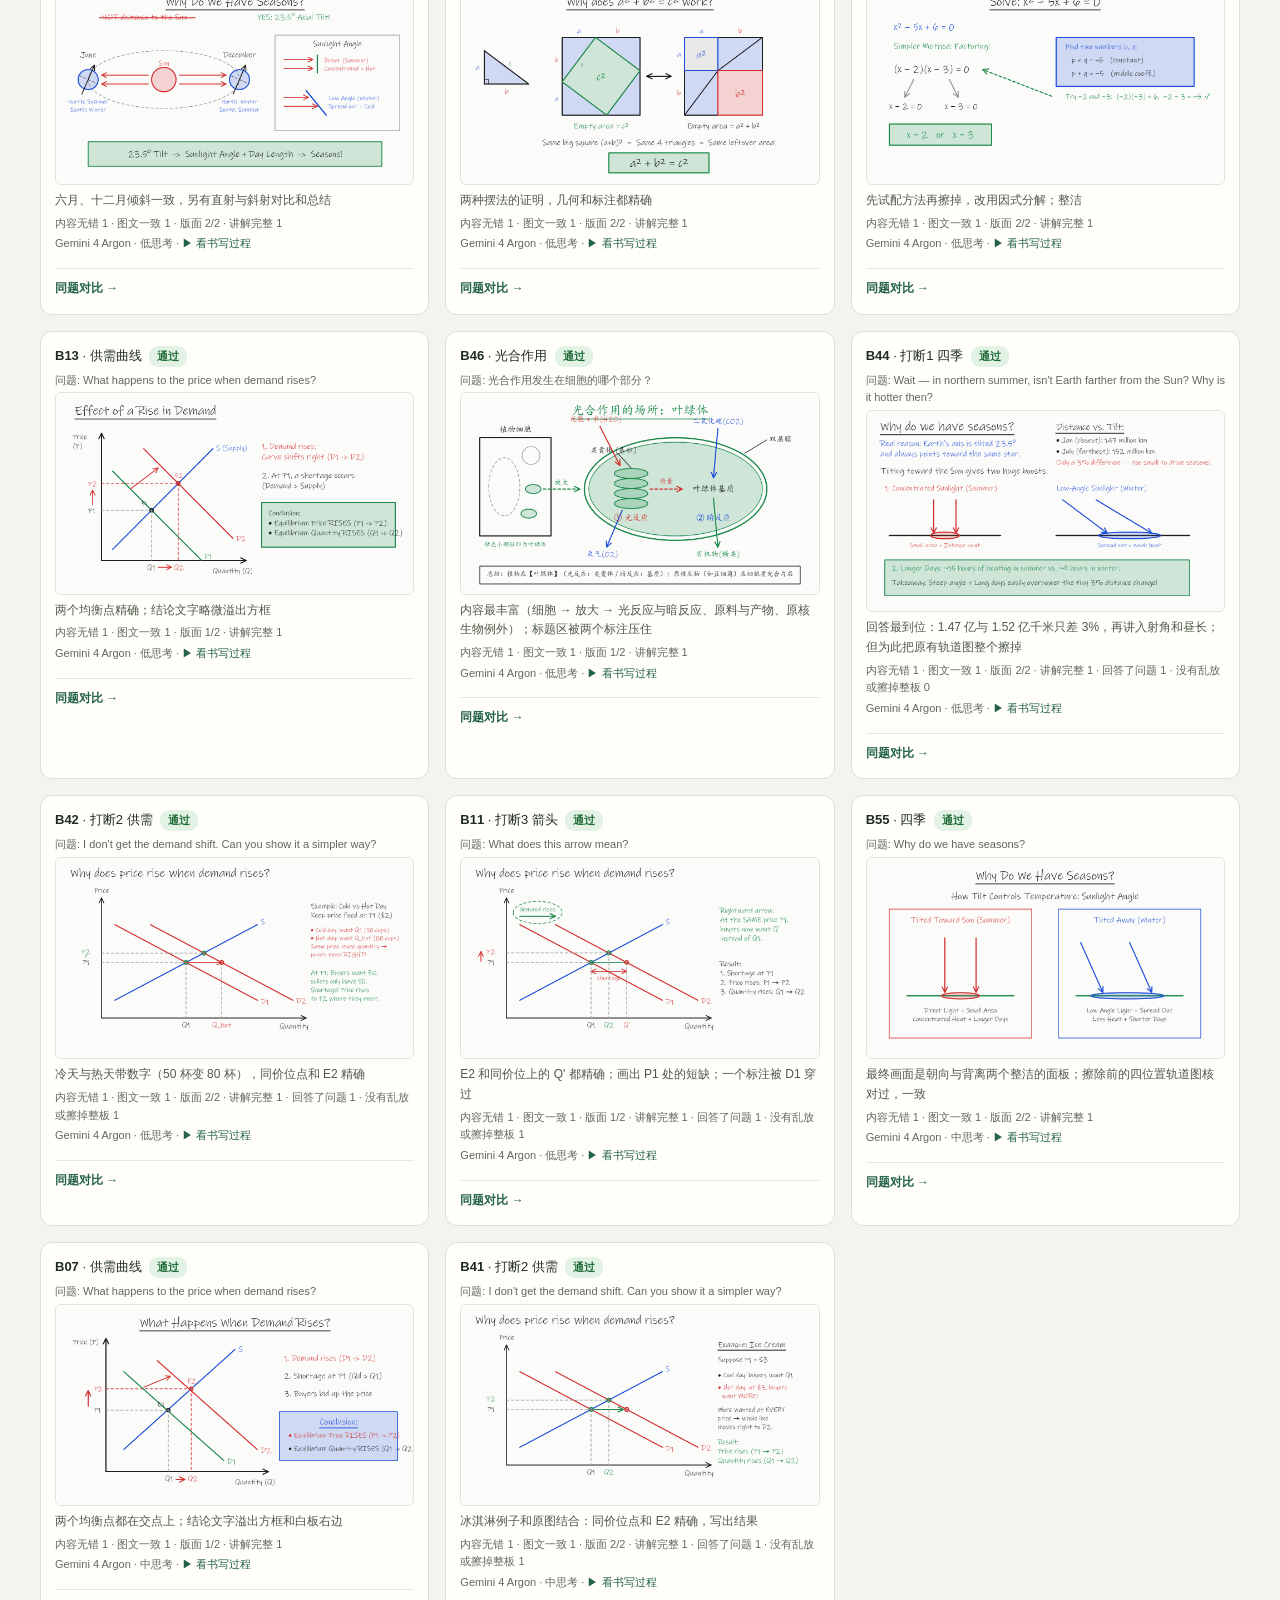
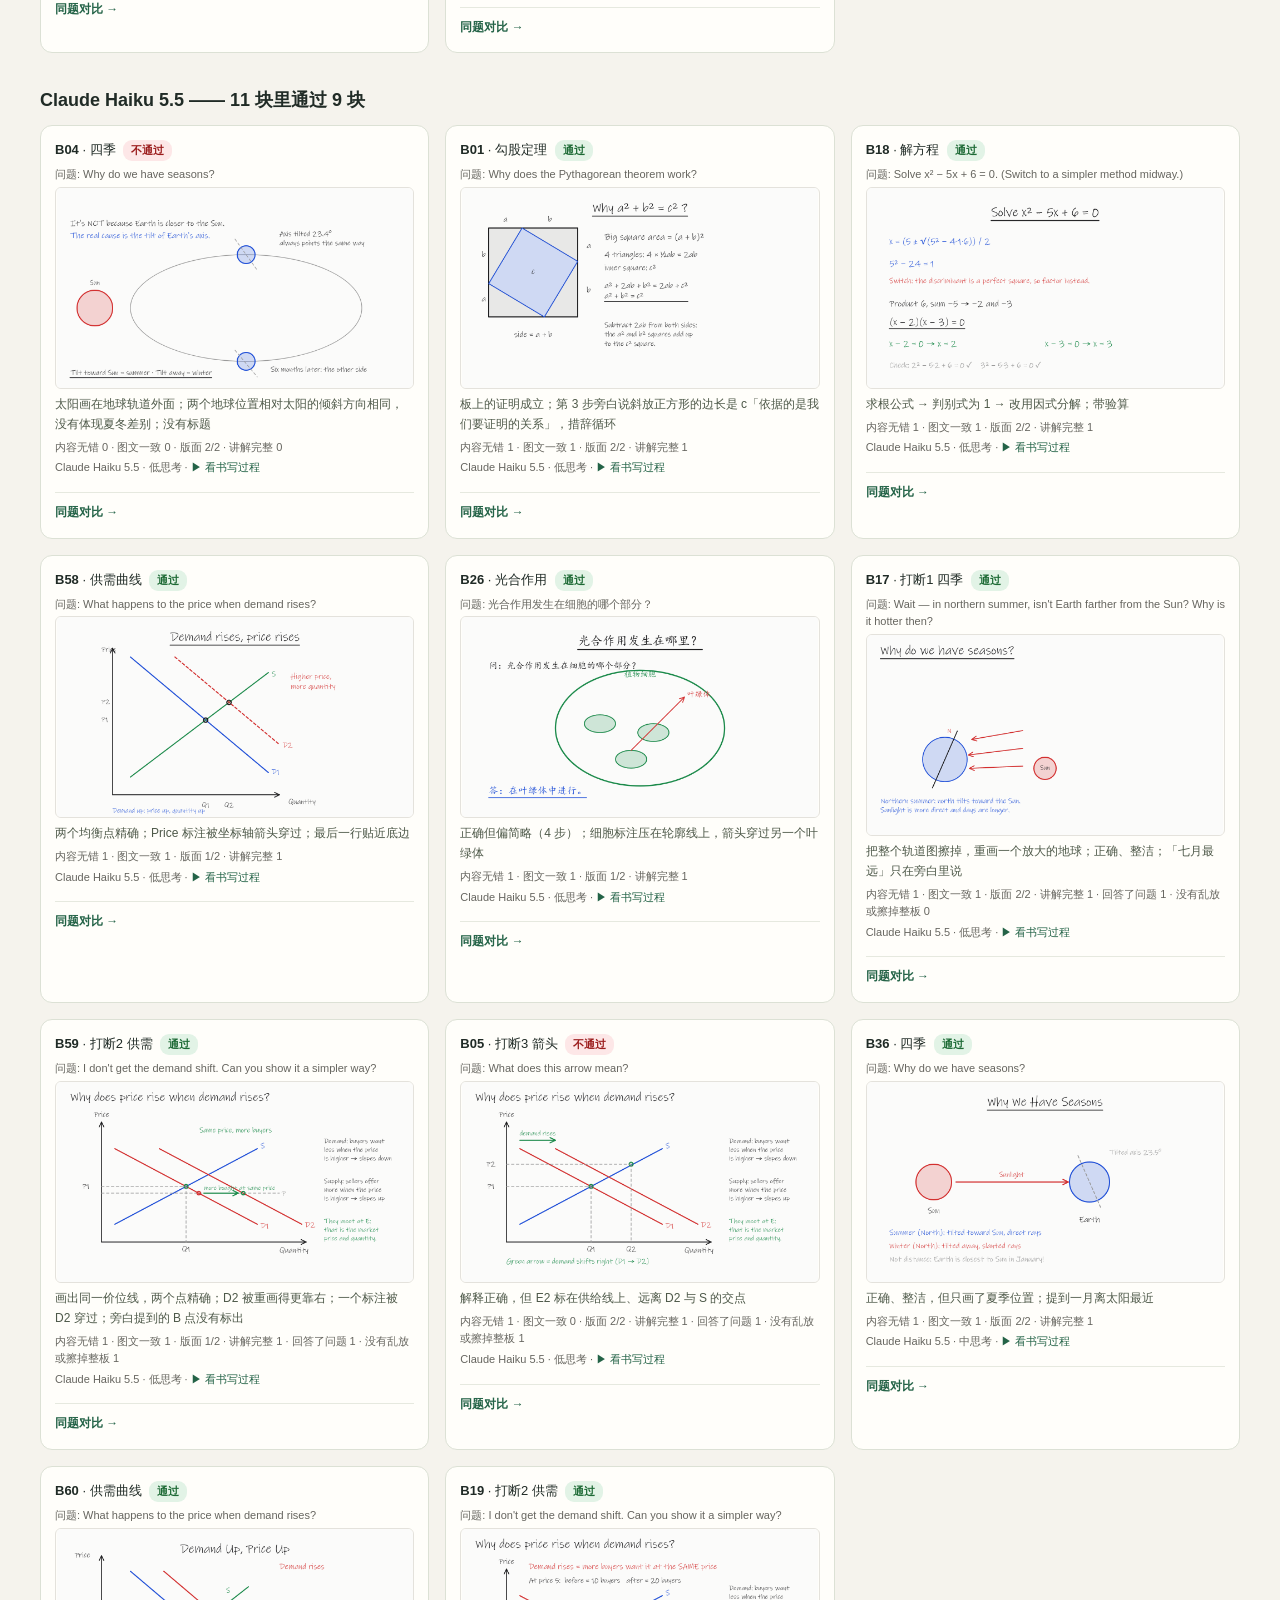
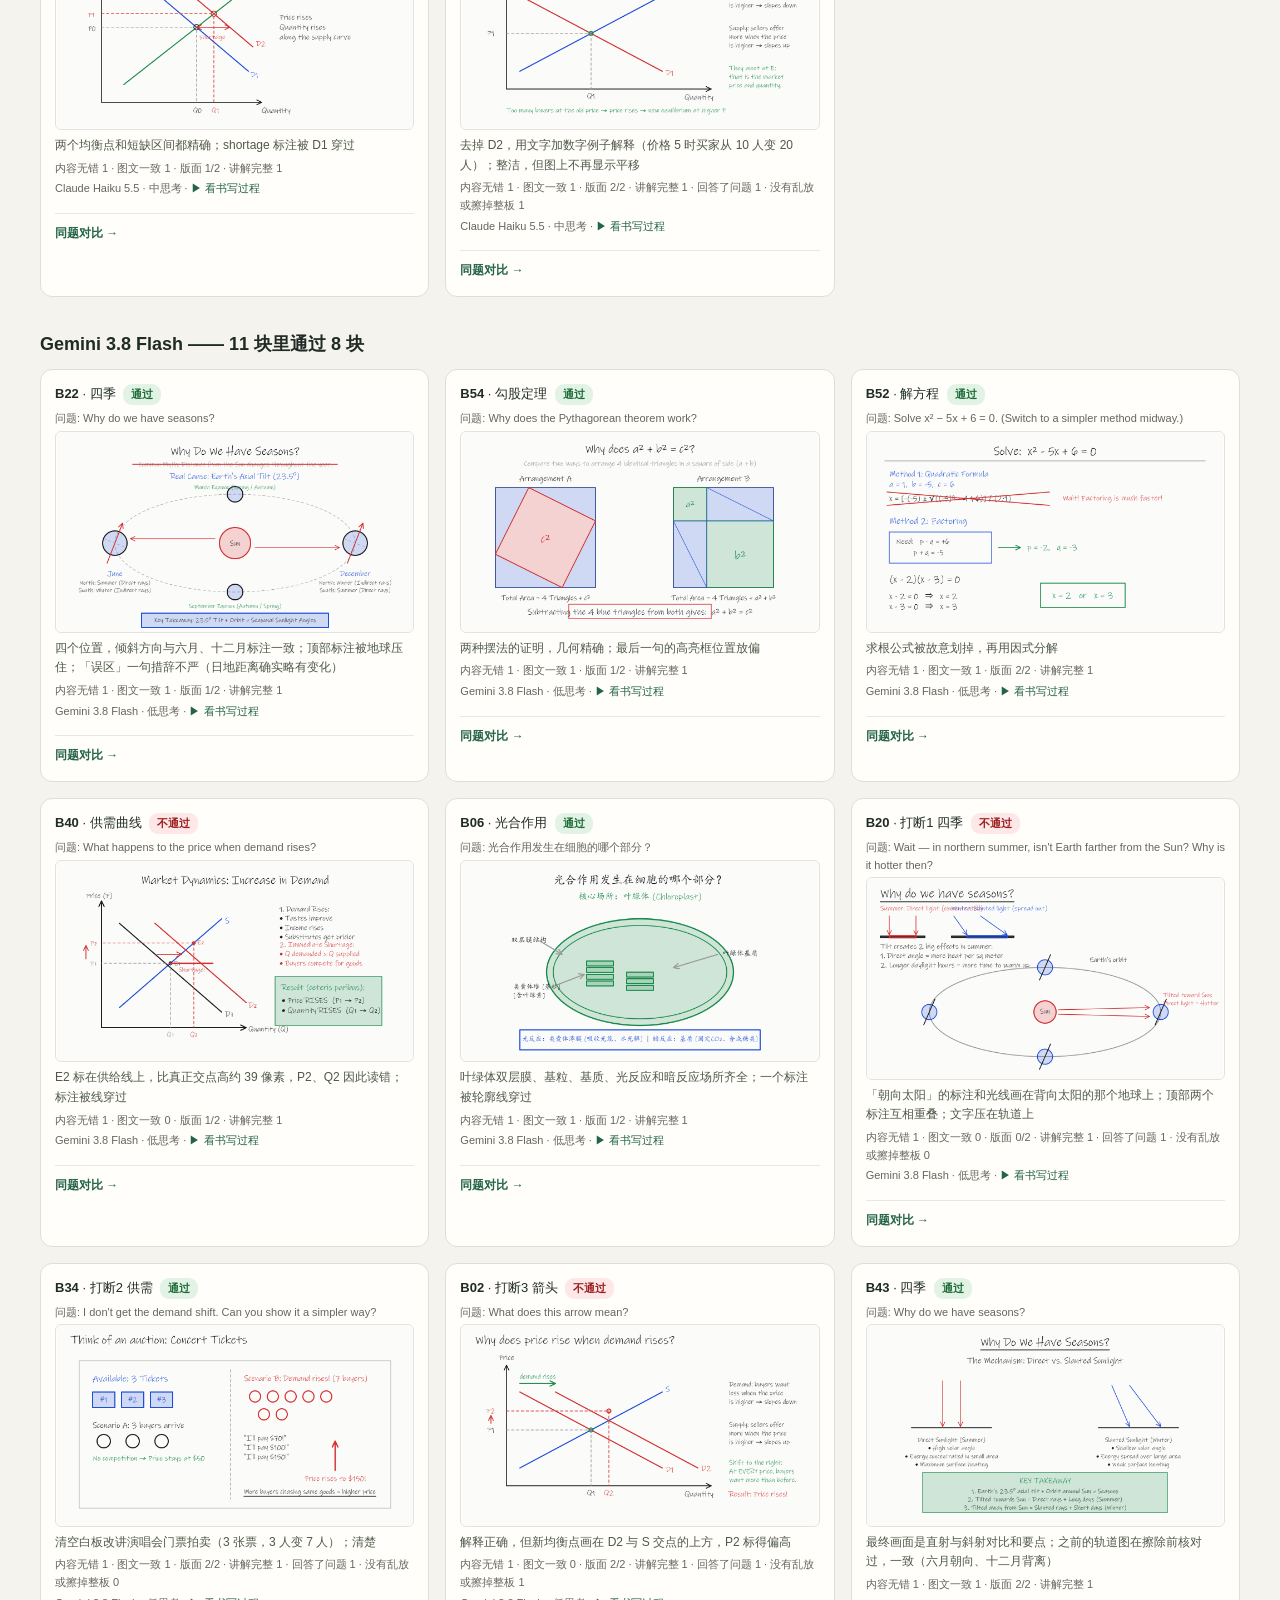
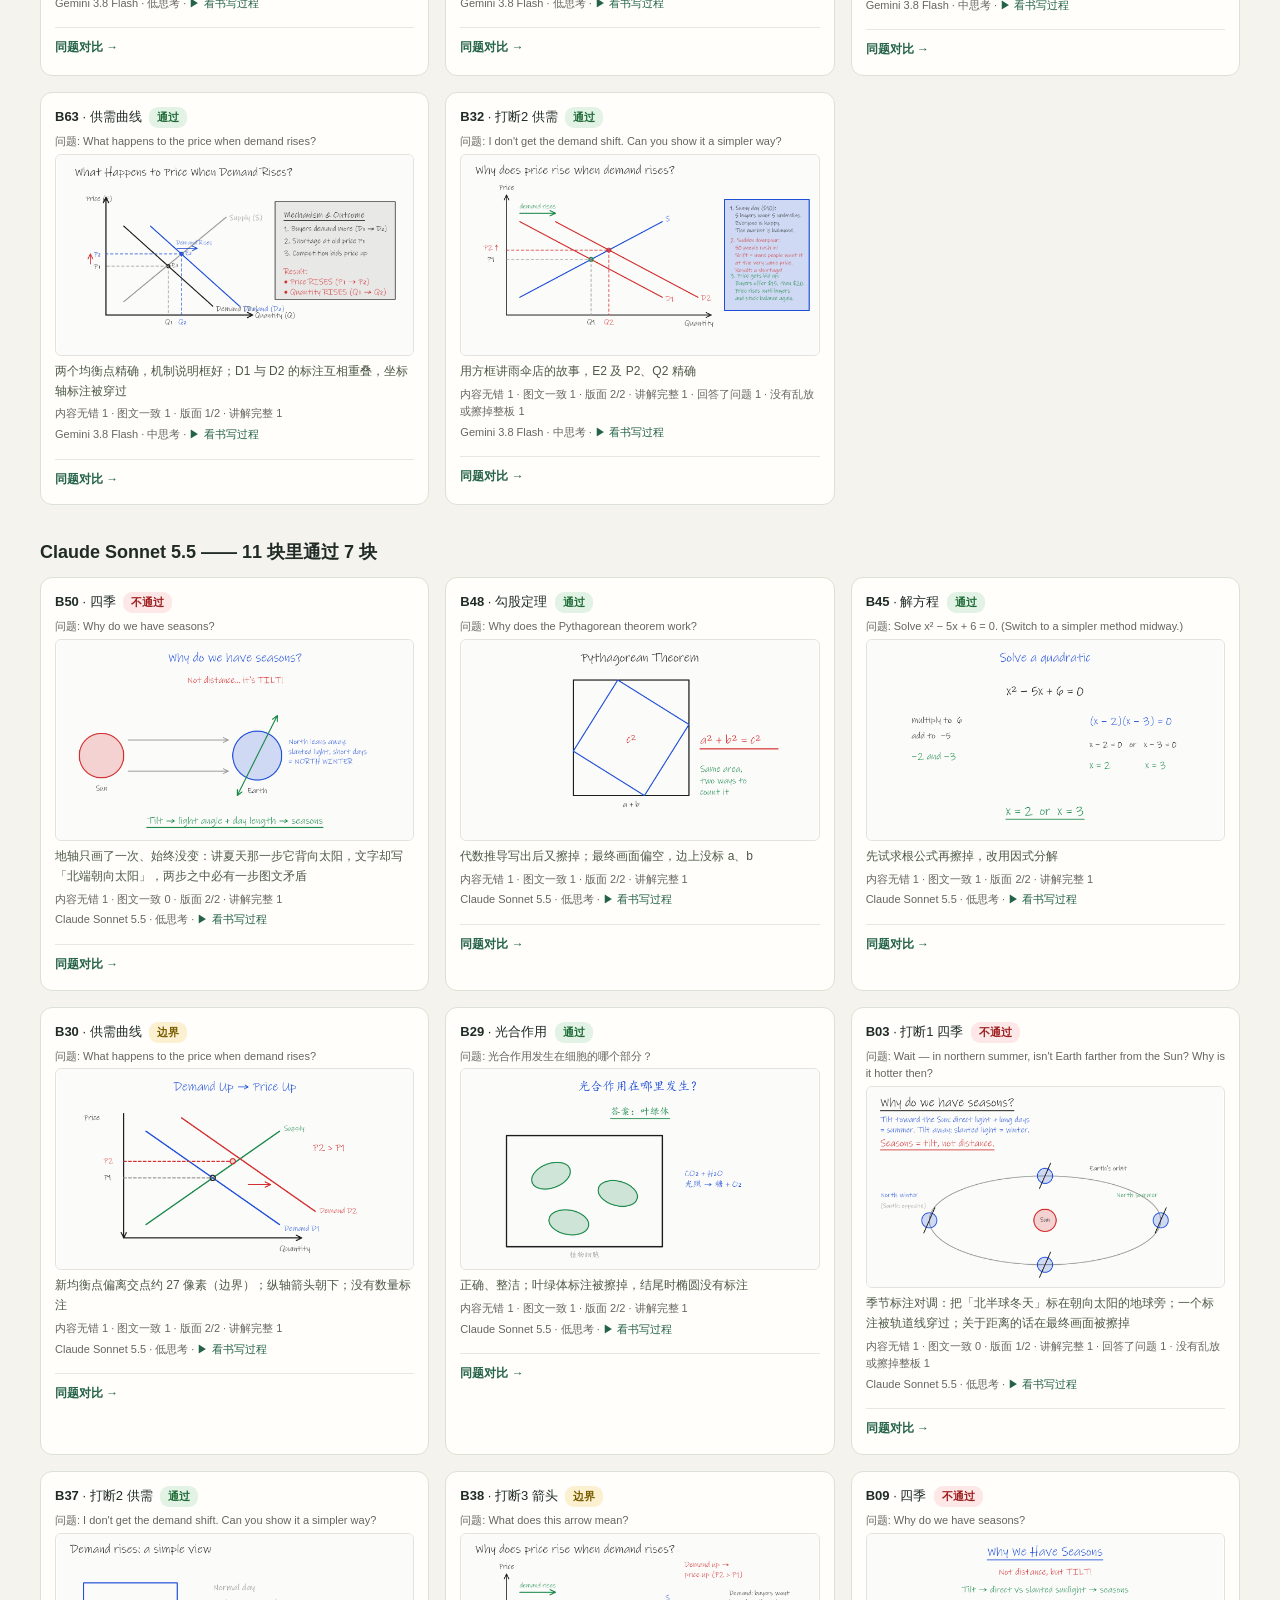
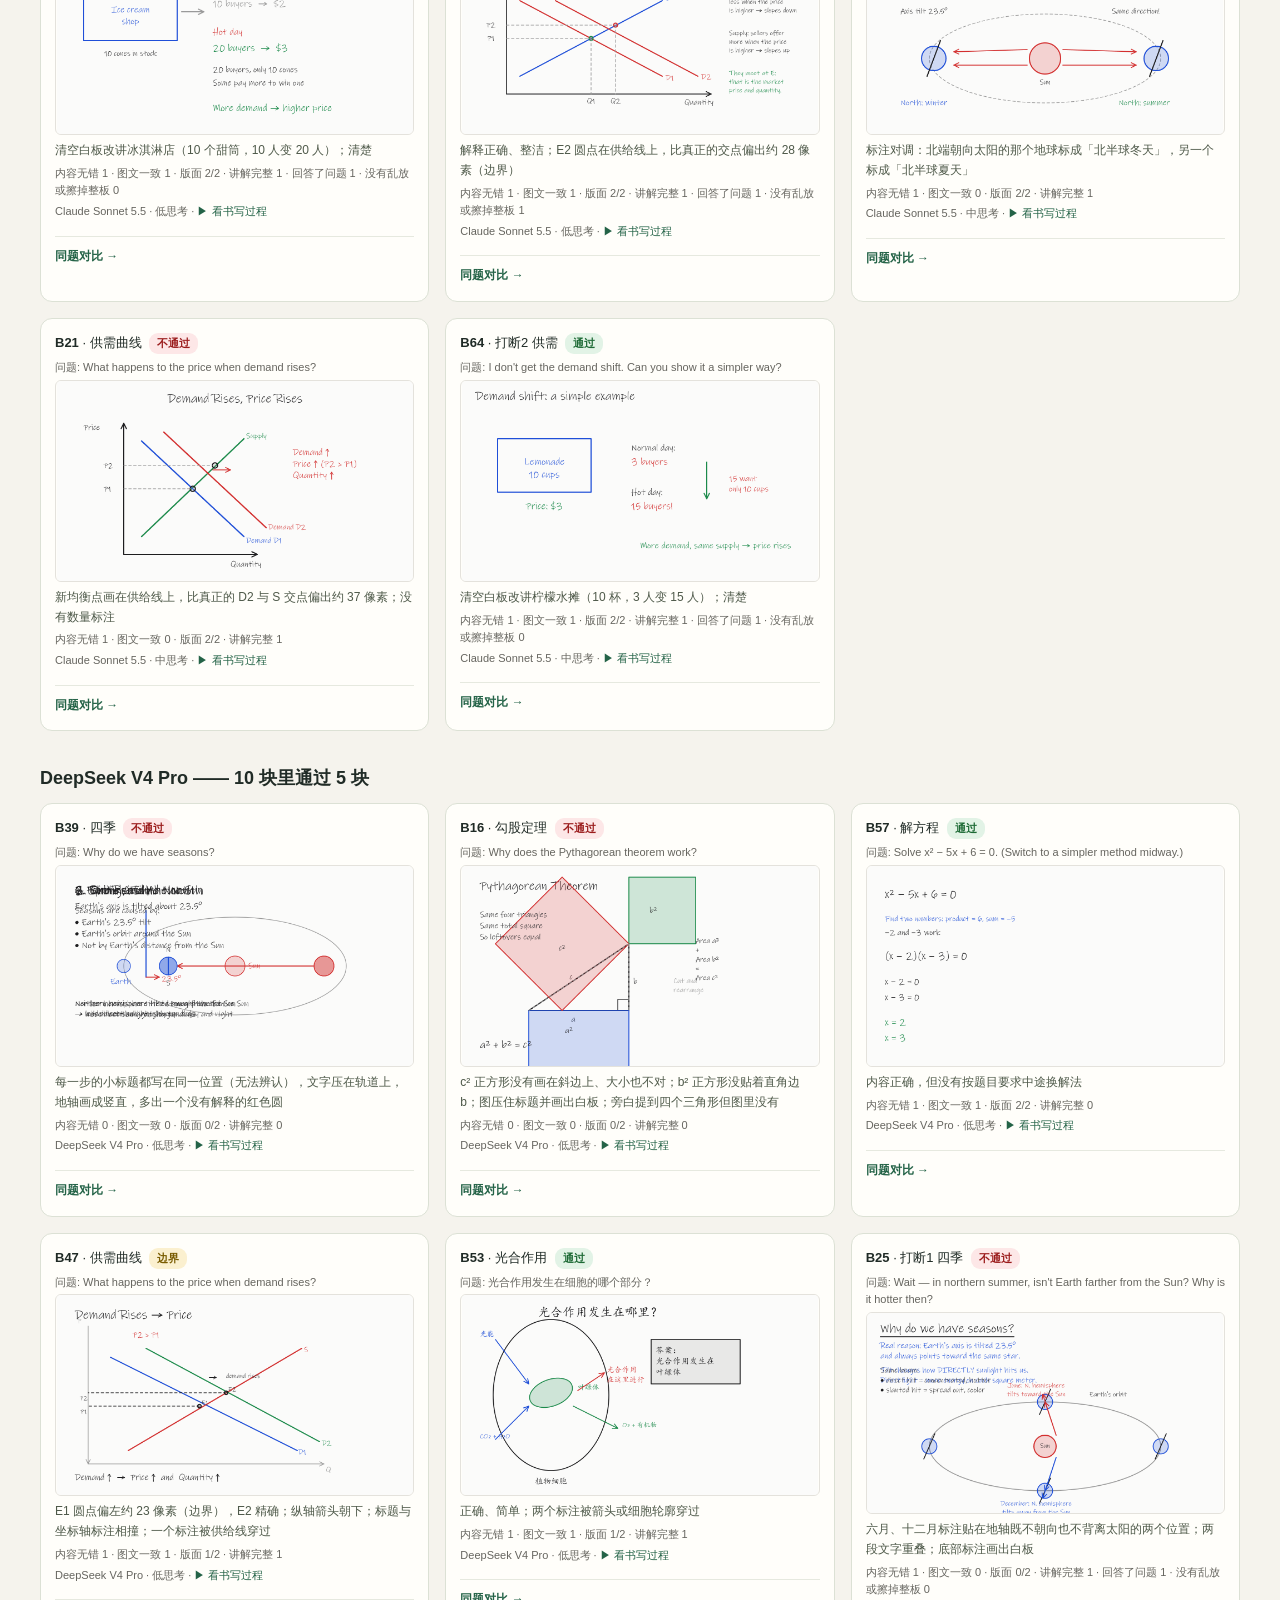
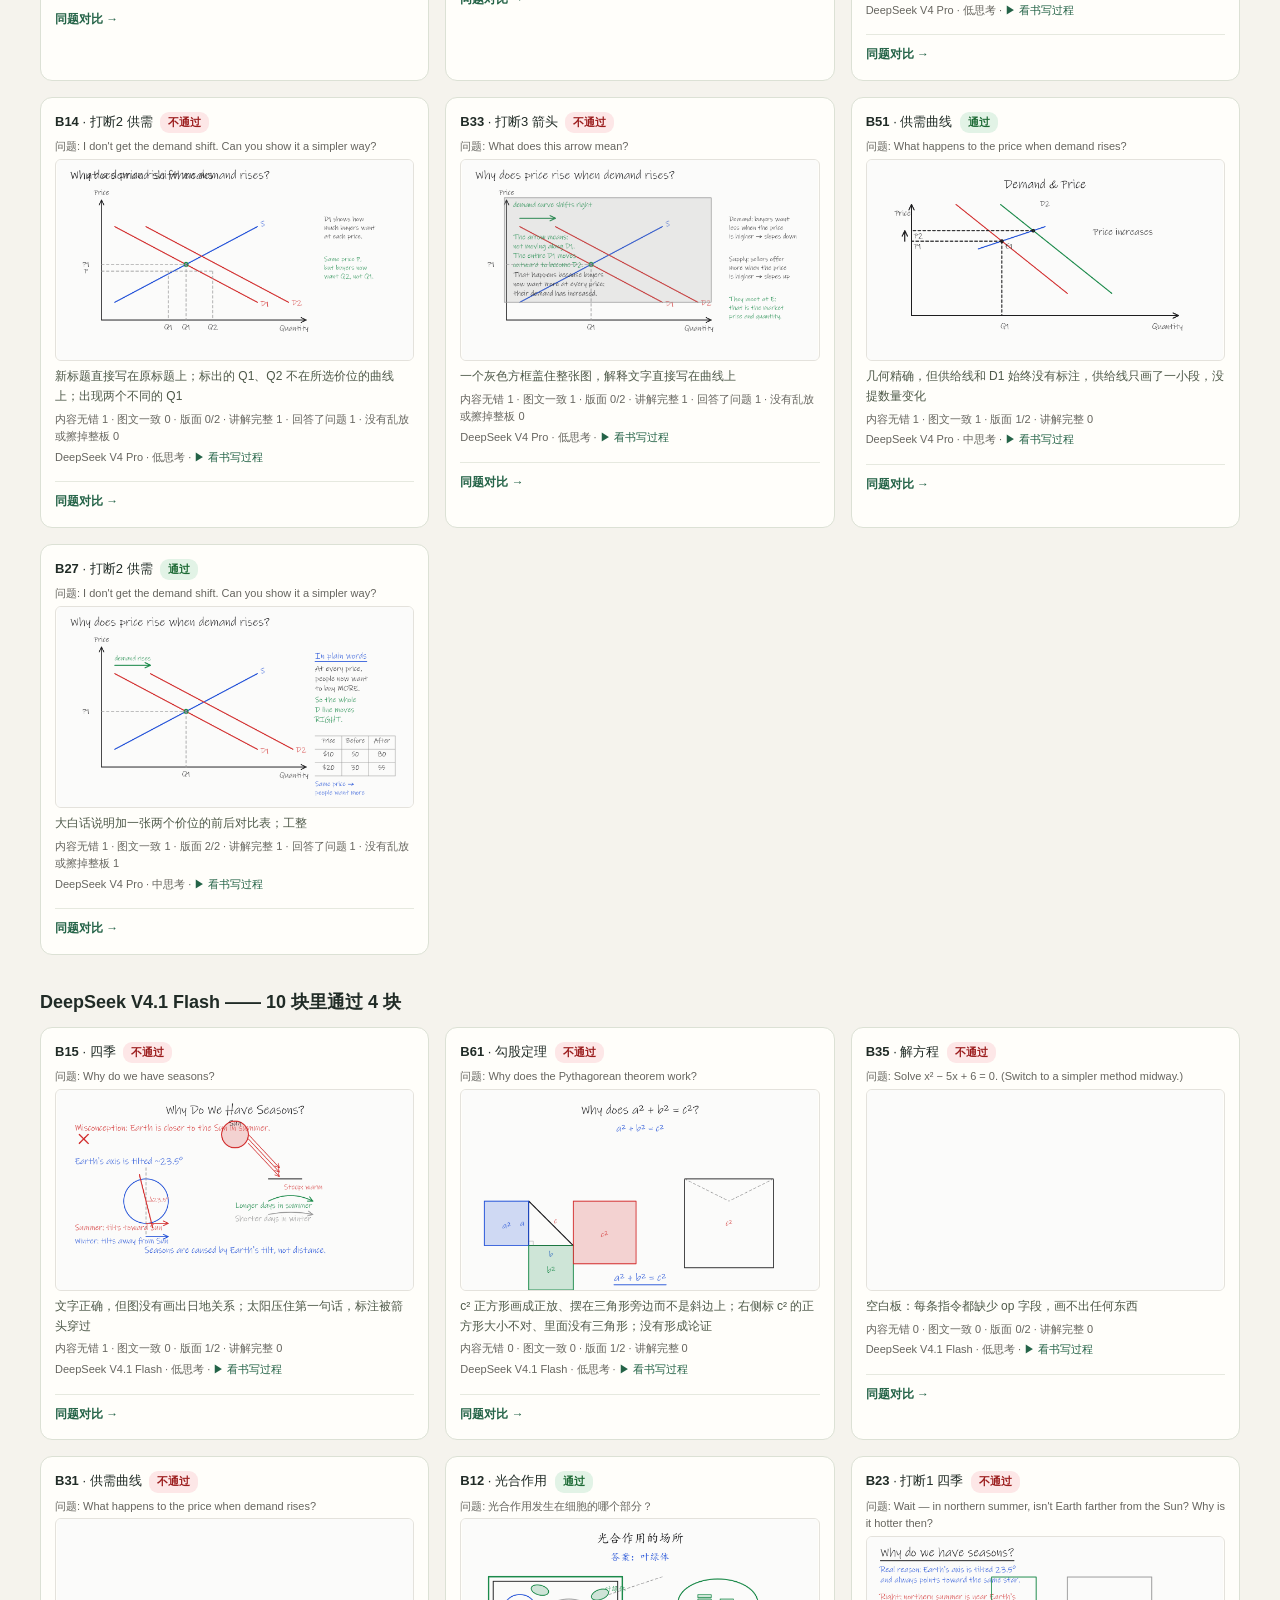
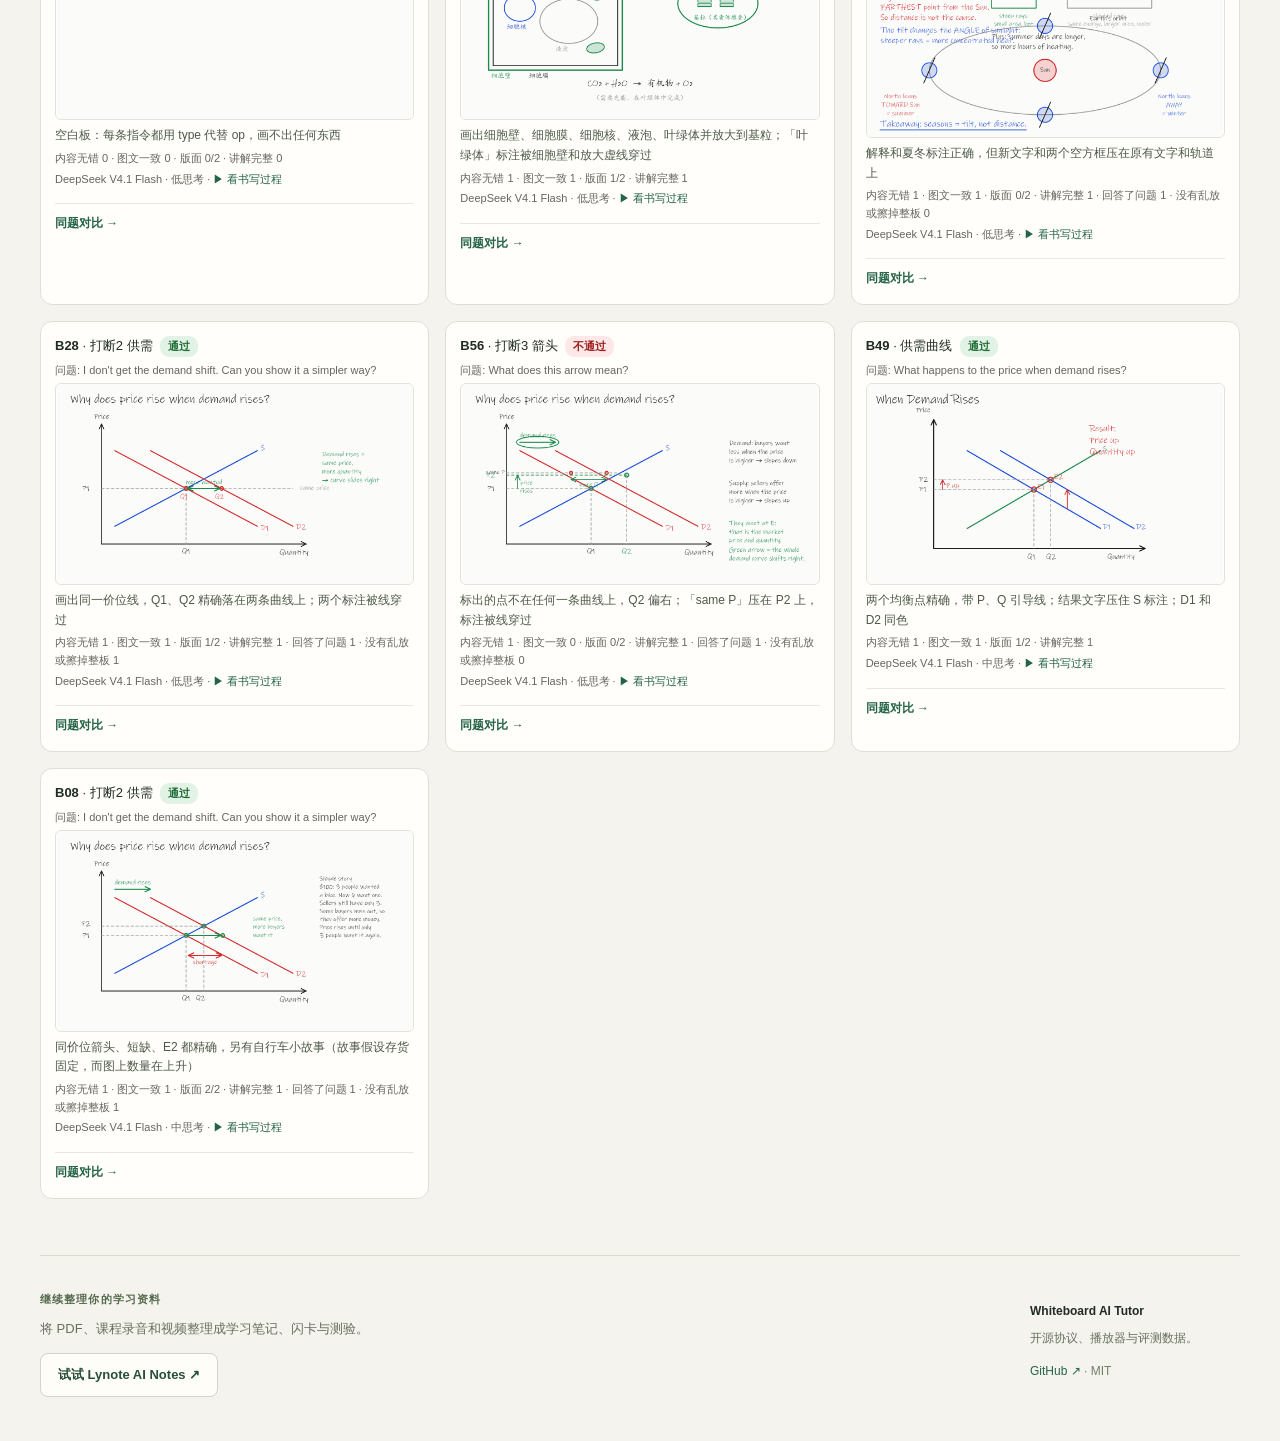
<file: gallery.zh.html>
<!DOCTYPE html><html lang="zh"><head><meta charset="utf-8"><meta name="viewport" content="width=device-width,initial-scale=1"><meta name="description" content="开源的白板 AI 导师：边讲边写字、画图、擦除，可以被打断。Claude、Gemini、DeepSeek 六个模型，288 次生成测试，64 块白板盲评。免费重放录制的讲解。"><title>白板 AI 导师评测 · 全部评审板（Claude、Gemini、DeepSeek）</title><style>:root{color-scheme:light}body{font-family:-apple-system,'Segoe UI','Microsoft YaHei',Helvetica,Arial,sans-serif;background:#f3f1ec;margin:0;color:#1c1c1b}
.wrap{max-width:1500px;margin:0 auto;padding:26px 24px 60px}h1{font-size:26px;margin:0 0 6px}h2{font-size:18px;margin:34px 0 10px}
.lead{color:#52514e;max-width:900px;line-height:1.55}.top{display:flex;justify-content:space-between;align-items:baseline;gap:16px}
table.lb{border-collapse:collapse;background:#fff;border-radius:10px;overflow:hidden;box-shadow:0 1px 4px #0001;margin-top:8px}
table.lb th,table.lb td{padding:8px 16px;text-align:left;border-bottom:1px solid #eeece7;font-size:14px}table.lb td.n{text-align:right;font-variant-numeric:tabular-nums}
.grid{display:grid;grid-template-columns:repeat(auto-fill,minmax(min(100%,400px),1fr));gap:14px}
.card{background:#fff;border-radius:10px;padding:12px;box-shadow:0 1px 4px #0002}.card img{width:100%;aspect-ratio:16/9;border:1px solid #e4e2dc;border-radius:6px;display:block}
.meta{font-size:13px;margin:7px 0 3px}.small{font-size:12px;color:#66655f;margin:3px 0}.note{font-size:13px;line-height:1.45;margin:6px 0 4px}
.v{display:inline-block;padding:1px 8px;border-radius:9px;font-size:12px;font-weight:600}.v.pass{background:#e2f3e6;color:#1d6a35}.v.fail{background:#fde7e7;color:#9b1c1c}.v.borderline{background:#fbf0cf;color:#7a5c00}
a{color:#1f4fd8;text-decoration:none}a:hover{text-decoration:underline}details{display:inline}</style><link rel="stylesheet" href="docs/assets/gallery.css"><script type="module" src="docs/assets/gallery.js"></script></head><body><main class="wrap">
<header class="site-header">
<a class="wordmark" href="gallery.zh.html"><span class="brand-mark" aria-hidden="true">w.</span>Whiteboard AI Tutor</a>
<nav aria-label="主导航"><a href="compare.zh.html">对比模型</a><a href="index.html" lang="en">English</a><a href="https://github.com/molly554/whiteboard-ai-tutor" target="_blank" rel="noopener">GitHub ↗</a></nav>
</header>
<section class="hero" aria-labelledby="hero-title">
<div class="hero-copy"><p class="eyebrow">开源白板 AI 导师 · 模型评测</p>
<h1 id="hero-title">让 AI 把思路，<br>一笔一笔画出来。</h1><p class="hero-intro">从勾股定理到四季变化，看大模型如何边解释、边写字、边画图。重放真实生成结果，也看看它们在哪里讲错、画错。</p>
<div class="hero-actions"><a class="button primary" href="player/index.html?run=main-or-gemini-4-argon-low-r1-pythagoras-3&amp;sc=r1-pythagoras&amp;lang=zh">▶ 观看完整讲解</a><a class="button secondary" href="compare.zh.html">对比两个模型 →</a></div>
<p class="demo-note">录制结果回放 · 无需 API 密钥 · 生成新课程需自行运行</p>
<a class="text-link" href="https://github.com/molly554/whiteboard-ai-tutor#quickstart" target="_blank" rel="noopener">自己运行 ↗</a>
<dl class="stats"><div><dt>6</dt><dd>个模型</dd></div><div><dt>288</dt><dd>次生成测试</dd></div><div><dt>64</dt><dd>块盲评白板</dd></div></dl>
</div>
<figure class="hero-preview"><div class="preview-bar"><span class="preview-dot" aria-hidden="true"></span><span>勾股定理 · Gemini 4 Argon</span><span class="preview-tag">3 倍速</span></div>
<video id="hero-video" controls muted playsinline loop preload="metadata" poster="results/review/boards/B62.png" aria-label="勾股定理白板讲解预览，原始英文内容"><source src="docs/assets/pythagoras.mp4" type="video/mp4"><a href="player/index.html?run=main-or-gemini-4-argon-low-r1-pythagoras-3&amp;sc=r1-pythagoras&amp;lang=zh">在播放器中观看</a></video>
<figcaption>真实模型输出，保留原始语言。可暂停预览，或打开完整播放器逐步查看。</figcaption></figure>
</section>
<section id="benchmark" aria-labelledby="benchmark-title"><div class="section-heading"><div><p class="eyebrow">同一份提示词，看看谁讲得更清楚</p><h2 id="benchmark-title">模型评测与全部 64 块白板</h2></div><a class="text-link" href="https://github.com/molly554/whiteboard-ai-tutor/blob/main/docs/METHOD.md" target="_blank" rel="noopener">评测方法 ↗</a></div>
<p class="lead">同一份提示词，八个教学场景。每张卡片保留模型原始板书，点击可重放书写过程。盲评打分时隐藏了模型名称。</p>
<div class="table-scroll" role="region" aria-label="排行榜" tabindex="0"><table class="lb"><tr><th scope="col">模型</th><th scope="col">盲评通过</th><th scope="col">第一笔（讲解，p50）</th><th scope="col">单个知识点成本</th></tr>
<tr><td><a href="#gemini-4-argon">Gemini 4 Argon</a></td><td class="n">11 / 11</td><td class="n">8.0 s</td><td class="n">$0.0277</td></tr>
<tr><td><a href="#haiku-5.5">Claude Haiku 5.5</a></td><td class="n">9 / 11</td><td class="n">12.9 s</td><td class="n">$0.0019</td></tr>
<tr><td><a href="#gemini-3.8-flash">Gemini 3.8 Flash</a></td><td class="n">8 / 11</td><td class="n">3.4 s</td><td class="n">$0.0080</td></tr>
<tr><td><a href="#sonnet-5.5">Claude Sonnet 5.5</a></td><td class="n">7 / 11</td><td class="n">2.8 s</td><td class="n">$0.0158</td></tr>
<tr><td><a href="#deepseek-v4-pro">DeepSeek V4 Pro</a></td><td class="n">5 / 10</td><td class="n">3.8 s</td><td class="n">$0.0064</td></tr>
<tr><td><a href="#deepseek-flash">DeepSeek V4.1 Flash</a></td><td class="n">4 / 10</td><td class="n">2.5 s</td><td class="n">$0.0017</td></tr>
</table></div>
<p class="benchmark-note">每个模型仅评审 10–11 块白板；通过率不代表全面教学能力。延迟与成本来自低思考档，成本按 2026-11-11 标价计算。</p>
<div id="boards" class="boards-heading"><h2>查找评审白板</h2><p>按题目、模型、评审结果和思考档筛选，也可打开同题对比。</p></div>
<div id="board-filters" class="board-filters" hidden>
<label class="filter-field"><span>题目</span><select id="filter-sc"></select></label>
<label class="filter-field"><span>模型</span><select id="filter-model"></select></label>
<label class="filter-field"><span>评审结果</span><select id="filter-verdict"></select></label>
<label class="filter-field"><span>思考档</span><select id="filter-cond"></select></label>
<button id="reset-filters" class="button secondary" type="button">清除筛选</button>
</div><p id="filter-count" class="filter-count" role="status" aria-live="polite">共 64 块评审白板</p>
<div id="empty-boards" class="empty-boards" hidden><h3>没有符合条件的白板</h3><p>试试其他筛选条件，或清除筛选查看全部 64 块白板。</p><button id="empty-reset" class="button secondary" type="button">查看全部白板</button></div>
<div id="board-results" class="board-results">
<h2 class="model-heading" data-model="gemini-4-argon" id="gemini-4-argon">Gemini 4 Argon —— 11 块里通过 11 块</h2><div class="grid" data-model="gemini-4-argon">
<div class="card" data-model="gemini-4-argon" data-sc="r1-seasons" data-cond="low" data-verdict="pass"><div class="meta"><b>B24</b> · 四季 <span class="v pass">通过</span></div><div class="small">问题: Why do we have seasons?</div><a href="player/index.html?run=main-or-gemini-4-argon-low-r1-seasons-2&amp;sc=r1-seasons&amp;lang=zh"><img src="results/review/boards/B24.png" alt="四季" loading="lazy" decoding="async" width="1600" height="900"></a><div class="note">六月、十二月倾斜一致，另有直射与斜射对比和总结</div><div class="small">内容无错 1 · 图文一致 1 · 版面 2/2 · 讲解完整 1</div><div class="small">Gemini 4 Argon · 低思考 · <a href="player/index.html?run=main-or-gemini-4-argon-low-r1-seasons-2&amp;sc=r1-seasons&amp;lang=zh">▶ 看书写过程</a></div><a class="card-compare" href="compare.zh.html?sc=r1-seasons&amp;cond=low&amp;a=gemini-4-argon&amp;b=sonnet-5.5">同题对比 →</a></div>
<div class="card" data-model="gemini-4-argon" data-sc="r1-pythagoras" data-cond="low" data-verdict="pass"><div class="meta"><b>B62</b> · 勾股定理 <span class="v pass">通过</span></div><div class="small">问题: Why does the Pythagorean theorem work?</div><a href="player/index.html?run=main-or-gemini-4-argon-low-r1-pythagoras-3&amp;sc=r1-pythagoras&amp;lang=zh"><img src="results/review/boards/B62.png" alt="左侧是标有边长的直角三角形；中间正方形有绿色的 c² 区域，右侧正方形分出 a² 和 b² 区域。" loading="lazy" decoding="async" width="1600" height="900"></a><div class="note">两种摆法的证明，几何和标注都精确</div><div class="small">内容无错 1 · 图文一致 1 · 版面 2/2 · 讲解完整 1</div><div class="small">Gemini 4 Argon · 低思考 · <a href="player/index.html?run=main-or-gemini-4-argon-low-r1-pythagoras-3&amp;sc=r1-pythagoras&amp;lang=zh">▶ 看书写过程</a></div><a class="card-compare" href="compare.zh.html?sc=r1-pythagoras&amp;cond=low&amp;a=gemini-4-argon&amp;b=sonnet-5.5">同题对比 →</a></div>
<div class="card" data-model="gemini-4-argon" data-sc="r1-quadratic" data-cond="low" data-verdict="pass"><div class="meta"><b>B10</b> · 解方程 <span class="v pass">通过</span></div><div class="small">问题: Solve x² − 5x + 6 = 0. (Switch to a simpler method midway.)</div><a href="player/index.html?run=main-or-gemini-4-argon-low-r1-quadratic-2&amp;sc=r1-quadratic&amp;lang=zh"><img src="results/review/boards/B10.png" alt="解方程" loading="lazy" decoding="async" width="1600" height="900"></a><div class="note">先试配方法再擦掉，改用因式分解；整洁</div><div class="small">内容无错 1 · 图文一致 1 · 版面 2/2 · 讲解完整 1</div><div class="small">Gemini 4 Argon · 低思考 · <a href="player/index.html?run=main-or-gemini-4-argon-low-r1-quadratic-2&amp;sc=r1-quadratic&amp;lang=zh">▶ 看书写过程</a></div><a class="card-compare" href="compare.zh.html?sc=r1-quadratic&amp;cond=low&amp;a=gemini-4-argon&amp;b=sonnet-5.5">同题对比 →</a></div>
<div class="card" data-model="gemini-4-argon" data-sc="r1-supply-demand" data-cond="low" data-verdict="pass"><div class="meta"><b>B13</b> · 供需曲线 <span class="v pass">通过</span></div><div class="small">问题: What happens to the price when demand rises?</div><a href="player/index.html?run=main-or-gemini-4-argon-low-r1-supply-demand-2&amp;sc=r1-supply-demand&amp;lang=zh"><img src="results/review/boards/B13.png" alt="供需曲线" loading="lazy" decoding="async" width="1600" height="900"></a><div class="note">两个均衡点精确；结论文字略微溢出方框</div><div class="small">内容无错 1 · 图文一致 1 · 版面 1/2 · 讲解完整 1</div><div class="small">Gemini 4 Argon · 低思考 · <a href="player/index.html?run=main-or-gemini-4-argon-low-r1-supply-demand-2&amp;sc=r1-supply-demand&amp;lang=zh">▶ 看书写过程</a></div><a class="card-compare" href="compare.zh.html?sc=r1-supply-demand&amp;cond=low&amp;a=gemini-4-argon&amp;b=sonnet-5.5">同题对比 →</a></div>
<div class="card" data-model="gemini-4-argon" data-sc="r1-photosynthesis" data-cond="low" data-verdict="pass"><div class="meta"><b>B46</b> · 光合作用 <span class="v pass">通过</span></div><div class="small">问题: 光合作用发生在细胞的哪个部分？</div><a href="player/index.html?run=main-or-gemini-4-argon-low-r1-photosynthesis-1&amp;sc=r1-photosynthesis&amp;lang=zh"><img src="results/review/boards/B46.png" alt="光合作用" loading="lazy" decoding="async" width="1600" height="900"></a><div class="note">内容最丰富（细胞 → 放大 → 光反应与暗反应、原料与产物、原核生物例外）；标题区被两个标注压住</div><div class="small">内容无错 1 · 图文一致 1 · 版面 1/2 · 讲解完整 1</div><div class="small">Gemini 4 Argon · 低思考 · <a href="player/index.html?run=main-or-gemini-4-argon-low-r1-photosynthesis-1&amp;sc=r1-photosynthesis&amp;lang=zh">▶ 看书写过程</a></div><a class="card-compare" href="compare.zh.html?sc=r1-photosynthesis&amp;cond=low&amp;a=gemini-4-argon&amp;b=sonnet-5.5">同题对比 →</a></div>
<div class="card" data-model="gemini-4-argon" data-sc="r1-i1-seasons-distance" data-cond="low" data-verdict="pass"><div class="meta"><b>B44</b> · 打断1 四季 <span class="v pass">通过</span></div><div class="small">问题: Wait — in northern summer, isn&#x27;t Earth farther from the Sun? Why is it hotter then?</div><a href="player/index.html?run=main-or-gemini-4-argon-low-r1-i1-seasons-distance-3&amp;sc=r1-i1-seasons-distance&amp;lang=zh"><img src="results/review/boards/B44.png" alt="打断1 四季" loading="lazy" decoding="async" width="1600" height="900"></a><div class="note">回答最到位：1.47 亿与 1.52 亿千米只差 3%，再讲入射角和昼长；但为此把原有轨道图整个擦掉</div><div class="small">内容无错 1 · 图文一致 1 · 版面 2/2 · 讲解完整 1 · 回答了问题 1 · 没有乱放或擦掉整板 0</div><div class="small">Gemini 4 Argon · 低思考 · <a href="player/index.html?run=main-or-gemini-4-argon-low-r1-i1-seasons-distance-3&amp;sc=r1-i1-seasons-distance&amp;lang=zh">▶ 看书写过程</a></div><a class="card-compare" href="compare.zh.html?sc=r1-i1-seasons-distance&amp;cond=low&amp;a=gemini-4-argon&amp;b=sonnet-5.5">同题对比 →</a></div>
<div class="card" data-model="gemini-4-argon" data-sc="r1-i2-demand-simpler" data-cond="low" data-verdict="pass"><div class="meta"><b>B42</b> · 打断2 供需 <span class="v pass">通过</span></div><div class="small">问题: I don&#x27;t get the demand shift. Can you show it a simpler way?</div><a href="player/index.html?run=main-or-gemini-4-argon-low-r1-i2-demand-simpler-3&amp;sc=r1-i2-demand-simpler&amp;lang=zh"><img src="results/review/boards/B42.png" alt="打断2 供需" loading="lazy" decoding="async" width="1600" height="900"></a><div class="note">冷天与热天带数字（50 杯变 80 杯），同价位点和 E2 精确</div><div class="small">内容无错 1 · 图文一致 1 · 版面 2/2 · 讲解完整 1 · 回答了问题 1 · 没有乱放或擦掉整板 1</div><div class="small">Gemini 4 Argon · 低思考 · <a href="player/index.html?run=main-or-gemini-4-argon-low-r1-i2-demand-simpler-3&amp;sc=r1-i2-demand-simpler&amp;lang=zh">▶ 看书写过程</a></div><a class="card-compare" href="compare.zh.html?sc=r1-i2-demand-simpler&amp;cond=low&amp;a=gemini-4-argon&amp;b=sonnet-5.5">同题对比 →</a></div>
<div class="card" data-model="gemini-4-argon" data-sc="r1-i3-arrow-meaning" data-cond="low" data-verdict="pass"><div class="meta"><b>B11</b> · 打断3 箭头 <span class="v pass">通过</span></div><div class="small">问题: What does this arrow mean?</div><a href="player/index.html?run=main-or-gemini-4-argon-low-r1-i3-arrow-meaning-1&amp;sc=r1-i3-arrow-meaning&amp;lang=zh"><img src="results/review/boards/B11.png" alt="打断3 箭头" loading="lazy" decoding="async" width="1600" height="900"></a><div class="note">E2 和同价位上的 Q&#x27; 都精确；画出 P1 处的短缺；一个标注被 D1 穿过</div><div class="small">内容无错 1 · 图文一致 1 · 版面 1/2 · 讲解完整 1 · 回答了问题 1 · 没有乱放或擦掉整板 1</div><div class="small">Gemini 4 Argon · 低思考 · <a href="player/index.html?run=main-or-gemini-4-argon-low-r1-i3-arrow-meaning-1&amp;sc=r1-i3-arrow-meaning&amp;lang=zh">▶ 看书写过程</a></div><a class="card-compare" href="compare.zh.html?sc=r1-i3-arrow-meaning&amp;cond=low&amp;a=gemini-4-argon&amp;b=sonnet-5.5">同题对比 →</a></div>
<div class="card" data-model="gemini-4-argon" data-sc="r1-seasons" data-cond="mid" data-verdict="pass"><div class="meta"><b>B55</b> · 四季 <span class="v pass">通过</span></div><div class="small">问题: Why do we have seasons?</div><a href="player/index.html?run=main-or-gemini-4-argon-mid-r1-seasons-3&amp;sc=r1-seasons&amp;lang=zh"><img src="results/review/boards/B55.png" alt="四季" loading="lazy" decoding="async" width="1600" height="900"></a><div class="note">最终画面是朝向与背离两个整洁的面板；擦除前的四位置轨道图核对过，一致</div><div class="small">内容无错 1 · 图文一致 1 · 版面 2/2 · 讲解完整 1</div><div class="small">Gemini 4 Argon · 中思考 · <a href="player/index.html?run=main-or-gemini-4-argon-mid-r1-seasons-3&amp;sc=r1-seasons&amp;lang=zh">▶ 看书写过程</a></div><a class="card-compare" href="compare.zh.html?sc=r1-seasons&amp;cond=mid&amp;a=gemini-4-argon&amp;b=sonnet-5.5">同题对比 →</a></div>
<div class="card" data-model="gemini-4-argon" data-sc="r1-supply-demand" data-cond="mid" data-verdict="pass"><div class="meta"><b>B07</b> · 供需曲线 <span class="v pass">通过</span></div><div class="small">问题: What happens to the price when demand rises?</div><a href="player/index.html?run=main-or-gemini-4-argon-mid-r1-supply-demand-2&amp;sc=r1-supply-demand&amp;lang=zh"><img src="results/review/boards/B07.png" alt="供需曲线" loading="lazy" decoding="async" width="1600" height="900"></a><div class="note">两个均衡点都在交点上；结论文字溢出方框和白板右边</div><div class="small">内容无错 1 · 图文一致 1 · 版面 1/2 · 讲解完整 1</div><div class="small">Gemini 4 Argon · 中思考 · <a href="player/index.html?run=main-or-gemini-4-argon-mid-r1-supply-demand-2&amp;sc=r1-supply-demand&amp;lang=zh">▶ 看书写过程</a></div><a class="card-compare" href="compare.zh.html?sc=r1-supply-demand&amp;cond=mid&amp;a=gemini-4-argon&amp;b=sonnet-5.5">同题对比 →</a></div>
<div class="card" data-model="gemini-4-argon" data-sc="r1-i2-demand-simpler" data-cond="mid" data-verdict="pass"><div class="meta"><b>B41</b> · 打断2 供需 <span class="v pass">通过</span></div><div class="small">问题: I don&#x27;t get the demand shift. Can you show it a simpler way?</div><a href="player/index.html?run=main-or-gemini-4-argon-mid-r1-i2-demand-simpler-1&amp;sc=r1-i2-demand-simpler&amp;lang=zh"><img src="results/review/boards/B41.png" alt="打断2 供需" loading="lazy" decoding="async" width="1600" height="900"></a><div class="note">冰淇淋例子和原图结合：同价位点和 E2 精确，写出结果</div><div class="small">内容无错 1 · 图文一致 1 · 版面 2/2 · 讲解完整 1 · 回答了问题 1 · 没有乱放或擦掉整板 1</div><div class="small">Gemini 4 Argon · 中思考 · <a href="player/index.html?run=main-or-gemini-4-argon-mid-r1-i2-demand-simpler-1&amp;sc=r1-i2-demand-simpler&amp;lang=zh">▶ 看书写过程</a></div><a class="card-compare" href="compare.zh.html?sc=r1-i2-demand-simpler&amp;cond=mid&amp;a=gemini-4-argon&amp;b=sonnet-5.5">同题对比 →</a></div>
</div>
<h2 class="model-heading" data-model="haiku-5.5" id="haiku-5.5">Claude Haiku 5.5 —— 11 块里通过 9 块</h2><div class="grid" data-model="haiku-5.5">
<div class="card" data-model="haiku-5.5" data-sc="r1-seasons" data-cond="low" data-verdict="fail"><div class="meta"><b>B04</b> · 四季 <span class="v fail">不通过</span></div><div class="small">问题: Why do we have seasons?</div><a href="player/index.html?run=main-or-haiku-5.5-low-r1-seasons-2&amp;sc=r1-seasons&amp;lang=zh"><img src="results/review/boards/B04.png" alt="四季" loading="lazy" decoding="async" width="1600" height="900"></a><div class="note">太阳画在地球轨道外面；两个地球位置相对太阳的倾斜方向相同，没有体现夏冬差别；没有标题</div><div class="small">内容无错 0 · 图文一致 0 · 版面 2/2 · 讲解完整 0</div><div class="small">Claude Haiku 5.5 · 低思考 · <a href="player/index.html?run=main-or-haiku-5.5-low-r1-seasons-2&amp;sc=r1-seasons&amp;lang=zh">▶ 看书写过程</a></div><a class="card-compare" href="compare.zh.html?sc=r1-seasons&amp;cond=low&amp;a=haiku-5.5&amp;b=sonnet-5.5">同题对比 →</a></div>
<div class="card" data-model="haiku-5.5" data-sc="r1-pythagoras" data-cond="low" data-verdict="pass"><div class="meta"><b>B01</b> · 勾股定理 <span class="v pass">通过</span></div><div class="small">问题: Why does the Pythagorean theorem work?</div><a href="player/index.html?run=main-or-haiku-5.5-low-r1-pythagoras-2&amp;sc=r1-pythagoras&amp;lang=zh"><img src="results/review/boards/B01.png" alt="黑色大正方形内有蓝色倾斜正方形，标着 c；外边标着 a 和 b。右侧列出面积等式，并减去四个三角形的面积。" loading="lazy" decoding="async" width="1600" height="900"></a><div class="note">板上的证明成立；第 3 步旁白说斜放正方形的边长是 c「依据的是我们要证明的关系」，措辞循环</div><div class="small">内容无错 1 · 图文一致 1 · 版面 2/2 · 讲解完整 1</div><div class="small">Claude Haiku 5.5 · 低思考 · <a href="player/index.html?run=main-or-haiku-5.5-low-r1-pythagoras-2&amp;sc=r1-pythagoras&amp;lang=zh">▶ 看书写过程</a></div><a class="card-compare" href="compare.zh.html?sc=r1-pythagoras&amp;cond=low&amp;a=haiku-5.5&amp;b=sonnet-5.5">同题对比 →</a></div>
<div class="card" data-model="haiku-5.5" data-sc="r1-quadratic" data-cond="low" data-verdict="pass"><div class="meta"><b>B18</b> · 解方程 <span class="v pass">通过</span></div><div class="small">问题: Solve x² − 5x + 6 = 0. (Switch to a simpler method midway.)</div><a href="player/index.html?run=main-or-haiku-5.5-low-r1-quadratic-3&amp;sc=r1-quadratic&amp;lang=zh"><img src="results/review/boards/B18.png" alt="解方程" loading="lazy" decoding="async" width="1600" height="900"></a><div class="note">求根公式 → 判别式为 1 → 改用因式分解；带验算</div><div class="small">内容无错 1 · 图文一致 1 · 版面 2/2 · 讲解完整 1</div><div class="small">Claude Haiku 5.5 · 低思考 · <a href="player/index.html?run=main-or-haiku-5.5-low-r1-quadratic-3&amp;sc=r1-quadratic&amp;lang=zh">▶ 看书写过程</a></div><a class="card-compare" href="compare.zh.html?sc=r1-quadratic&amp;cond=low&amp;a=haiku-5.5&amp;b=sonnet-5.5">同题对比 →</a></div>
<div class="card" data-model="haiku-5.5" data-sc="r1-supply-demand" data-cond="low" data-verdict="pass"><div class="meta"><b>B58</b> · 供需曲线 <span class="v pass">通过</span></div><div class="small">问题: What happens to the price when demand rises?</div><a href="player/index.html?run=main-or-haiku-5.5-low-r1-supply-demand-2&amp;sc=r1-supply-demand&amp;lang=zh"><img src="results/review/boards/B58.png" alt="供需曲线" loading="lazy" decoding="async" width="1600" height="900"></a><div class="note">两个均衡点精确；Price 标注被坐标轴箭头穿过；最后一行贴近底边</div><div class="small">内容无错 1 · 图文一致 1 · 版面 1/2 · 讲解完整 1</div><div class="small">Claude Haiku 5.5 · 低思考 · <a href="player/index.html?run=main-or-haiku-5.5-low-r1-supply-demand-2&amp;sc=r1-supply-demand&amp;lang=zh">▶ 看书写过程</a></div><a class="card-compare" href="compare.zh.html?sc=r1-supply-demand&amp;cond=low&amp;a=haiku-5.5&amp;b=sonnet-5.5">同题对比 →</a></div>
<div class="card" data-model="haiku-5.5" data-sc="r1-photosynthesis" data-cond="low" data-verdict="pass"><div class="meta"><b>B26</b> · 光合作用 <span class="v pass">通过</span></div><div class="small">问题: 光合作用发生在细胞的哪个部分？</div><a href="player/index.html?run=main-or-haiku-5.5-low-r1-photosynthesis-3&amp;sc=r1-photosynthesis&amp;lang=zh"><img src="results/review/boards/B26.png" alt="光合作用" loading="lazy" decoding="async" width="1600" height="900"></a><div class="note">正确但偏简略（4 步）；细胞标注压在轮廓线上，箭头穿过另一个叶绿体</div><div class="small">内容无错 1 · 图文一致 1 · 版面 1/2 · 讲解完整 1</div><div class="small">Claude Haiku 5.5 · 低思考 · <a href="player/index.html?run=main-or-haiku-5.5-low-r1-photosynthesis-3&amp;sc=r1-photosynthesis&amp;lang=zh">▶ 看书写过程</a></div><a class="card-compare" href="compare.zh.html?sc=r1-photosynthesis&amp;cond=low&amp;a=haiku-5.5&amp;b=sonnet-5.5">同题对比 →</a></div>
<div class="card" data-model="haiku-5.5" data-sc="r1-i1-seasons-distance" data-cond="low" data-verdict="pass"><div class="meta"><b>B17</b> · 打断1 四季 <span class="v pass">通过</span></div><div class="small">问题: Wait — in northern summer, isn&#x27;t Earth farther from the Sun? Why is it hotter then?</div><a href="player/index.html?run=main-or-haiku-5.5-low-r1-i1-seasons-distance-2&amp;sc=r1-i1-seasons-distance&amp;lang=zh"><img src="results/review/boards/B17.png" alt="打断1 四季" loading="lazy" decoding="async" width="1600" height="900"></a><div class="note">把整个轨道图擦掉，重画一个放大的地球；正确、整洁；「七月最远」只在旁白里说</div><div class="small">内容无错 1 · 图文一致 1 · 版面 2/2 · 讲解完整 1 · 回答了问题 1 · 没有乱放或擦掉整板 0</div><div class="small">Claude Haiku 5.5 · 低思考 · <a href="player/index.html?run=main-or-haiku-5.5-low-r1-i1-seasons-distance-2&amp;sc=r1-i1-seasons-distance&amp;lang=zh">▶ 看书写过程</a></div><a class="card-compare" href="compare.zh.html?sc=r1-i1-seasons-distance&amp;cond=low&amp;a=haiku-5.5&amp;b=sonnet-5.5">同题对比 →</a></div>
<div class="card" data-model="haiku-5.5" data-sc="r1-i2-demand-simpler" data-cond="low" data-verdict="pass"><div class="meta"><b>B59</b> · 打断2 供需 <span class="v pass">通过</span></div><div class="small">问题: I don&#x27;t get the demand shift. Can you show it a simpler way?</div><a href="player/index.html?run=main-or-haiku-5.5-low-r1-i2-demand-simpler-1&amp;sc=r1-i2-demand-simpler&amp;lang=zh"><img src="results/review/boards/B59.png" alt="打断2 供需" loading="lazy" decoding="async" width="1600" height="900"></a><div class="note">画出同一价位线，两个点精确；D2 被重画得更靠右；一个标注被 D2 穿过；旁白提到的 B 点没有标出</div><div class="small">内容无错 1 · 图文一致 1 · 版面 1/2 · 讲解完整 1 · 回答了问题 1 · 没有乱放或擦掉整板 1</div><div class="small">Claude Haiku 5.5 · 低思考 · <a href="player/index.html?run=main-or-haiku-5.5-low-r1-i2-demand-simpler-1&amp;sc=r1-i2-demand-simpler&amp;lang=zh">▶ 看书写过程</a></div><a class="card-compare" href="compare.zh.html?sc=r1-i2-demand-simpler&amp;cond=low&amp;a=haiku-5.5&amp;b=sonnet-5.5">同题对比 →</a></div>
<div class="card" data-model="haiku-5.5" data-sc="r1-i3-arrow-meaning" data-cond="low" data-verdict="fail"><div class="meta"><b>B05</b> · 打断3 箭头 <span class="v fail">不通过</span></div><div class="small">问题: What does this arrow mean?</div><a href="player/index.html?run=main-or-haiku-5.5-low-r1-i3-arrow-meaning-3&amp;sc=r1-i3-arrow-meaning&amp;lang=zh"><img src="results/review/boards/B05.png" alt="打断3 箭头" loading="lazy" decoding="async" width="1600" height="900"></a><div class="note">解释正确，但 E2 标在供给线上、远离 D2 与 S 的交点</div><div class="small">内容无错 1 · 图文一致 0 · 版面 2/2 · 讲解完整 1 · 回答了问题 1 · 没有乱放或擦掉整板 1</div><div class="small">Claude Haiku 5.5 · 低思考 · <a href="player/index.html?run=main-or-haiku-5.5-low-r1-i3-arrow-meaning-3&amp;sc=r1-i3-arrow-meaning&amp;lang=zh">▶ 看书写过程</a></div><a class="card-compare" href="compare.zh.html?sc=r1-i3-arrow-meaning&amp;cond=low&amp;a=haiku-5.5&amp;b=sonnet-5.5">同题对比 →</a></div>
<div class="card" data-model="haiku-5.5" data-sc="r1-seasons" data-cond="mid" data-verdict="pass"><div class="meta"><b>B36</b> · 四季 <span class="v pass">通过</span></div><div class="small">问题: Why do we have seasons?</div><a href="player/index.html?run=main-or-haiku-5.5-mid-r1-seasons-3&amp;sc=r1-seasons&amp;lang=zh"><img src="results/review/boards/B36.png" alt="四季" loading="lazy" decoding="async" width="1600" height="900"></a><div class="note">正确、整洁，但只画了夏季位置；提到一月离太阳最近</div><div class="small">内容无错 1 · 图文一致 1 · 版面 2/2 · 讲解完整 1</div><div class="small">Claude Haiku 5.5 · 中思考 · <a href="player/index.html?run=main-or-haiku-5.5-mid-r1-seasons-3&amp;sc=r1-seasons&amp;lang=zh">▶ 看书写过程</a></div><a class="card-compare" href="compare.zh.html?sc=r1-seasons&amp;cond=mid&amp;a=haiku-5.5&amp;b=sonnet-5.5">同题对比 →</a></div>
<div class="card" data-model="haiku-5.5" data-sc="r1-supply-demand" data-cond="mid" data-verdict="pass"><div class="meta"><b>B60</b> · 供需曲线 <span class="v pass">通过</span></div><div class="small">问题: What happens to the price when demand rises?</div><a href="player/index.html?run=main-or-haiku-5.5-mid-r1-supply-demand-3&amp;sc=r1-supply-demand&amp;lang=zh"><img src="results/review/boards/B60.png" alt="供需曲线" loading="lazy" decoding="async" width="1600" height="900"></a><div class="note">两个均衡点和短缺区间都精确；shortage 标注被 D1 穿过</div><div class="small">内容无错 1 · 图文一致 1 · 版面 1/2 · 讲解完整 1</div><div class="small">Claude Haiku 5.5 · 中思考 · <a href="player/index.html?run=main-or-haiku-5.5-mid-r1-supply-demand-3&amp;sc=r1-supply-demand&amp;lang=zh">▶ 看书写过程</a></div><a class="card-compare" href="compare.zh.html?sc=r1-supply-demand&amp;cond=mid&amp;a=haiku-5.5&amp;b=sonnet-5.5">同题对比 →</a></div>
<div class="card" data-model="haiku-5.5" data-sc="r1-i2-demand-simpler" data-cond="mid" data-verdict="pass"><div class="meta"><b>B19</b> · 打断2 供需 <span class="v pass">通过</span></div><div class="small">问题: I don&#x27;t get the demand shift. Can you show it a simpler way?</div><a href="player/index.html?run=main-or-haiku-5.5-mid-r1-i2-demand-simpler-2&amp;sc=r1-i2-demand-simpler&amp;lang=zh"><img src="results/review/boards/B19.png" alt="打断2 供需" loading="lazy" decoding="async" width="1600" height="900"></a><div class="note">去掉 D2，用文字加数字例子解释（价格 5 时买家从 10 人变 20 人）；整洁，但图上不再显示平移</div><div class="small">内容无错 1 · 图文一致 1 · 版面 2/2 · 讲解完整 1 · 回答了问题 1 · 没有乱放或擦掉整板 1</div><div class="small">Claude Haiku 5.5 · 中思考 · <a href="player/index.html?run=main-or-haiku-5.5-mid-r1-i2-demand-simpler-2&amp;sc=r1-i2-demand-simpler&amp;lang=zh">▶ 看书写过程</a></div><a class="card-compare" href="compare.zh.html?sc=r1-i2-demand-simpler&amp;cond=mid&amp;a=haiku-5.5&amp;b=sonnet-5.5">同题对比 →</a></div>
</div>
<h2 class="model-heading" data-model="gemini-3.8-flash" id="gemini-3.8-flash">Gemini 3.8 Flash —— 11 块里通过 8 块</h2><div class="grid" data-model="gemini-3.8-flash">
<div class="card" data-model="gemini-3.8-flash" data-sc="r1-seasons" data-cond="low" data-verdict="pass"><div class="meta"><b>B22</b> · 四季 <span class="v pass">通过</span></div><div class="small">问题: Why do we have seasons?</div><a href="player/index.html?run=main-or-gemini-3.8-flash-low-r1-seasons-3&amp;sc=r1-seasons&amp;lang=zh"><img src="results/review/boards/B22.png" alt="四季" loading="lazy" decoding="async" width="1600" height="900"></a><div class="note">四个位置，倾斜方向与六月、十二月标注一致；顶部标注被地球压住；「误区」一句措辞不严（日地距离确实略有变化）</div><div class="small">内容无错 1 · 图文一致 1 · 版面 1/2 · 讲解完整 1</div><div class="small">Gemini 3.8 Flash · 低思考 · <a href="player/index.html?run=main-or-gemini-3.8-flash-low-r1-seasons-3&amp;sc=r1-seasons&amp;lang=zh">▶ 看书写过程</a></div><a class="card-compare" href="compare.zh.html?sc=r1-seasons&amp;cond=low&amp;a=gemini-3.8-flash&amp;b=sonnet-5.5">同题对比 →</a></div>
<div class="card" data-model="gemini-3.8-flash" data-sc="r1-pythagoras" data-cond="low" data-verdict="pass"><div class="meta"><b>B54</b> · 勾股定理 <span class="v pass">通过</span></div><div class="small">问题: Why does the Pythagorean theorem work?</div><a href="player/index.html?run=main-or-gemini-3.8-flash-low-r1-pythagoras-3&amp;sc=r1-pythagoras&amp;lang=zh"><img src="results/review/boards/B54.png" alt="四个蓝色三角形的两种排列：左侧中央为红色 c² 正方形，右侧分出绿色 a² 和 b² 区域；底部文字与红框重叠。" loading="lazy" decoding="async" width="1600" height="900"></a><div class="note">两种摆法的证明，几何精确；最后一句的高亮框位置放偏</div><div class="small">内容无错 1 · 图文一致 1 · 版面 1/2 · 讲解完整 1</div><div class="small">Gemini 3.8 Flash · 低思考 · <a href="player/index.html?run=main-or-gemini-3.8-flash-low-r1-pythagoras-3&amp;sc=r1-pythagoras&amp;lang=zh">▶ 看书写过程</a></div><a class="card-compare" href="compare.zh.html?sc=r1-pythagoras&amp;cond=low&amp;a=gemini-3.8-flash&amp;b=sonnet-5.5">同题对比 →</a></div>
<div class="card" data-model="gemini-3.8-flash" data-sc="r1-quadratic" data-cond="low" data-verdict="pass"><div class="meta"><b>B52</b> · 解方程 <span class="v pass">通过</span></div><div class="small">问题: Solve x² − 5x + 6 = 0. (Switch to a simpler method midway.)</div><a href="player/index.html?run=main-or-gemini-3.8-flash-low-r1-quadratic-3&amp;sc=r1-quadratic&amp;lang=zh"><img src="results/review/boards/B52.png" alt="解方程" loading="lazy" decoding="async" width="1600" height="900"></a><div class="note">求根公式被故意划掉，再用因式分解</div><div class="small">内容无错 1 · 图文一致 1 · 版面 2/2 · 讲解完整 1</div><div class="small">Gemini 3.8 Flash · 低思考 · <a href="player/index.html?run=main-or-gemini-3.8-flash-low-r1-quadratic-3&amp;sc=r1-quadratic&amp;lang=zh">▶ 看书写过程</a></div><a class="card-compare" href="compare.zh.html?sc=r1-quadratic&amp;cond=low&amp;a=gemini-3.8-flash&amp;b=sonnet-5.5">同题对比 →</a></div>
<div class="card" data-model="gemini-3.8-flash" data-sc="r1-supply-demand" data-cond="low" data-verdict="fail"><div class="meta"><b>B40</b> · 供需曲线 <span class="v fail">不通过</span></div><div class="small">问题: What happens to the price when demand rises?</div><a href="player/index.html?run=main-or-gemini-3.8-flash-low-r1-supply-demand-2&amp;sc=r1-supply-demand&amp;lang=zh"><img src="results/review/boards/B40.png" alt="供需曲线" loading="lazy" decoding="async" width="1600" height="900"></a><div class="note">E2 标在供给线上，比真正交点高约 39 像素，P2、Q2 因此读错；标注被线穿过</div><div class="small">内容无错 1 · 图文一致 0 · 版面 1/2 · 讲解完整 1</div><div class="small">Gemini 3.8 Flash · 低思考 · <a href="player/index.html?run=main-or-gemini-3.8-flash-low-r1-supply-demand-2&amp;sc=r1-supply-demand&amp;lang=zh">▶ 看书写过程</a></div><a class="card-compare" href="compare.zh.html?sc=r1-supply-demand&amp;cond=low&amp;a=gemini-3.8-flash&amp;b=sonnet-5.5">同题对比 →</a></div>
<div class="card" data-model="gemini-3.8-flash" data-sc="r1-photosynthesis" data-cond="low" data-verdict="pass"><div class="meta"><b>B06</b> · 光合作用 <span class="v pass">通过</span></div><div class="small">问题: 光合作用发生在细胞的哪个部分？</div><a href="player/index.html?run=main-or-gemini-3.8-flash-low-r1-photosynthesis-1&amp;sc=r1-photosynthesis&amp;lang=zh"><img src="results/review/boards/B06.png" alt="光合作用" loading="lazy" decoding="async" width="1600" height="900"></a><div class="note">叶绿体双层膜、基粒、基质、光反应和暗反应场所齐全；一个标注被轮廓线穿过</div><div class="small">内容无错 1 · 图文一致 1 · 版面 1/2 · 讲解完整 1</div><div class="small">Gemini 3.8 Flash · 低思考 · <a href="player/index.html?run=main-or-gemini-3.8-flash-low-r1-photosynthesis-1&amp;sc=r1-photosynthesis&amp;lang=zh">▶ 看书写过程</a></div><a class="card-compare" href="compare.zh.html?sc=r1-photosynthesis&amp;cond=low&amp;a=gemini-3.8-flash&amp;b=sonnet-5.5">同题对比 →</a></div>
<div class="card" data-model="gemini-3.8-flash" data-sc="r1-i1-seasons-distance" data-cond="low" data-verdict="fail"><div class="meta"><b>B20</b> · 打断1 四季 <span class="v fail">不通过</span></div><div class="small">问题: Wait — in northern summer, isn&#x27;t Earth farther from the Sun? Why is it hotter then?</div><a href="player/index.html?run=main-or-gemini-3.8-flash-low-r1-i1-seasons-distance-1&amp;sc=r1-i1-seasons-distance&amp;lang=zh"><img src="results/review/boards/B20.png" alt="打断1 四季" loading="lazy" decoding="async" width="1600" height="900"></a><div class="note">「朝向太阳」的标注和光线画在背向太阳的那个地球上；顶部两个标注互相重叠；文字压在轨道上</div><div class="small">内容无错 1 · 图文一致 0 · 版面 0/2 · 讲解完整 1 · 回答了问题 1 · 没有乱放或擦掉整板 0</div><div class="small">Gemini 3.8 Flash · 低思考 · <a href="player/index.html?run=main-or-gemini-3.8-flash-low-r1-i1-seasons-distance-1&amp;sc=r1-i1-seasons-distance&amp;lang=zh">▶ 看书写过程</a></div><a class="card-compare" href="compare.zh.html?sc=r1-i1-seasons-distance&amp;cond=low&amp;a=gemini-3.8-flash&amp;b=sonnet-5.5">同题对比 →</a></div>
<div class="card" data-model="gemini-3.8-flash" data-sc="r1-i2-demand-simpler" data-cond="low" data-verdict="pass"><div class="meta"><b>B34</b> · 打断2 供需 <span class="v pass">通过</span></div><div class="small">问题: I don&#x27;t get the demand shift. Can you show it a simpler way?</div><a href="player/index.html?run=main-or-gemini-3.8-flash-low-r1-i2-demand-simpler-3&amp;sc=r1-i2-demand-simpler&amp;lang=zh"><img src="results/review/boards/B34.png" alt="打断2 供需" loading="lazy" decoding="async" width="1600" height="900"></a><div class="note">清空白板改讲演唱会门票拍卖（3 张票，3 人变 7 人）；清楚</div><div class="small">内容无错 1 · 图文一致 1 · 版面 2/2 · 讲解完整 1 · 回答了问题 1 · 没有乱放或擦掉整板 0</div><div class="small">Gemini 3.8 Flash · 低思考 · <a href="player/index.html?run=main-or-gemini-3.8-flash-low-r1-i2-demand-simpler-3&amp;sc=r1-i2-demand-simpler&amp;lang=zh">▶ 看书写过程</a></div><a class="card-compare" href="compare.zh.html?sc=r1-i2-demand-simpler&amp;cond=low&amp;a=gemini-3.8-flash&amp;b=sonnet-5.5">同题对比 →</a></div>
<div class="card" data-model="gemini-3.8-flash" data-sc="r1-i3-arrow-meaning" data-cond="low" data-verdict="fail"><div class="meta"><b>B02</b> · 打断3 箭头 <span class="v fail">不通过</span></div><div class="small">问题: What does this arrow mean?</div><a href="player/index.html?run=main-or-gemini-3.8-flash-low-r1-i3-arrow-meaning-1&amp;sc=r1-i3-arrow-meaning&amp;lang=zh"><img src="results/review/boards/B02.png" alt="打断3 箭头" loading="lazy" decoding="async" width="1600" height="900"></a><div class="note">解释正确，但新均衡点画在 D2 与 S 交点的上方，P2 标得偏高</div><div class="small">内容无错 1 · 图文一致 0 · 版面 2/2 · 讲解完整 1 · 回答了问题 1 · 没有乱放或擦掉整板 1</div><div class="small">Gemini 3.8 Flash · 低思考 · <a href="player/index.html?run=main-or-gemini-3.8-flash-low-r1-i3-arrow-meaning-1&amp;sc=r1-i3-arrow-meaning&amp;lang=zh">▶ 看书写过程</a></div><a class="card-compare" href="compare.zh.html?sc=r1-i3-arrow-meaning&amp;cond=low&amp;a=gemini-3.8-flash&amp;b=sonnet-5.5">同题对比 →</a></div>
<div class="card" data-model="gemini-3.8-flash" data-sc="r1-seasons" data-cond="mid" data-verdict="pass"><div class="meta"><b>B43</b> · 四季 <span class="v pass">通过</span></div><div class="small">问题: Why do we have seasons?</div><a href="player/index.html?run=main-or-gemini-3.8-flash-mid-r1-seasons-3&amp;sc=r1-seasons&amp;lang=zh"><img src="results/review/boards/B43.png" alt="四季" loading="lazy" decoding="async" width="1600" height="900"></a><div class="note">最终画面是直射与斜射对比和要点；之前的轨道图在擦除前核对过，一致（六月朝向、十二月背离）</div><div class="small">内容无错 1 · 图文一致 1 · 版面 2/2 · 讲解完整 1</div><div class="small">Gemini 3.8 Flash · 中思考 · <a href="player/index.html?run=main-or-gemini-3.8-flash-mid-r1-seasons-3&amp;sc=r1-seasons&amp;lang=zh">▶ 看书写过程</a></div><a class="card-compare" href="compare.zh.html?sc=r1-seasons&amp;cond=mid&amp;a=gemini-3.8-flash&amp;b=sonnet-5.5">同题对比 →</a></div>
<div class="card" data-model="gemini-3.8-flash" data-sc="r1-supply-demand" data-cond="mid" data-verdict="pass"><div class="meta"><b>B63</b> · 供需曲线 <span class="v pass">通过</span></div><div class="small">问题: What happens to the price when demand rises?</div><a href="player/index.html?run=main-or-gemini-3.8-flash-mid-r1-supply-demand-3&amp;sc=r1-supply-demand&amp;lang=zh"><img src="results/review/boards/B63.png" alt="供需曲线" loading="lazy" decoding="async" width="1600" height="900"></a><div class="note">两个均衡点精确，机制说明框好；D1 与 D2 的标注互相重叠，坐标轴标注被穿过</div><div class="small">内容无错 1 · 图文一致 1 · 版面 1/2 · 讲解完整 1</div><div class="small">Gemini 3.8 Flash · 中思考 · <a href="player/index.html?run=main-or-gemini-3.8-flash-mid-r1-supply-demand-3&amp;sc=r1-supply-demand&amp;lang=zh">▶ 看书写过程</a></div><a class="card-compare" href="compare.zh.html?sc=r1-supply-demand&amp;cond=mid&amp;a=gemini-3.8-flash&amp;b=sonnet-5.5">同题对比 →</a></div>
<div class="card" data-model="gemini-3.8-flash" data-sc="r1-i2-demand-simpler" data-cond="mid" data-verdict="pass"><div class="meta"><b>B32</b> · 打断2 供需 <span class="v pass">通过</span></div><div class="small">问题: I don&#x27;t get the demand shift. Can you show it a simpler way?</div><a href="player/index.html?run=main-or-gemini-3.8-flash-mid-r1-i2-demand-simpler-3&amp;sc=r1-i2-demand-simpler&amp;lang=zh"><img src="results/review/boards/B32.png" alt="打断2 供需" loading="lazy" decoding="async" width="1600" height="900"></a><div class="note">用方框讲雨伞店的故事，E2 及 P2、Q2 精确</div><div class="small">内容无错 1 · 图文一致 1 · 版面 2/2 · 讲解完整 1 · 回答了问题 1 · 没有乱放或擦掉整板 1</div><div class="small">Gemini 3.8 Flash · 中思考 · <a href="player/index.html?run=main-or-gemini-3.8-flash-mid-r1-i2-demand-simpler-3&amp;sc=r1-i2-demand-simpler&amp;lang=zh">▶ 看书写过程</a></div><a class="card-compare" href="compare.zh.html?sc=r1-i2-demand-simpler&amp;cond=mid&amp;a=gemini-3.8-flash&amp;b=sonnet-5.5">同题对比 →</a></div>
</div>
<h2 class="model-heading" data-model="sonnet-5.5" id="sonnet-5.5">Claude Sonnet 5.5 —— 11 块里通过 7 块</h2><div class="grid" data-model="sonnet-5.5">
<div class="card" data-model="sonnet-5.5" data-sc="r1-seasons" data-cond="low" data-verdict="fail"><div class="meta"><b>B50</b> · 四季 <span class="v fail">不通过</span></div><div class="small">问题: Why do we have seasons?</div><a href="player/index.html?run=main-or-sonnet-5.5-low-r1-seasons-2&amp;sc=r1-seasons&amp;lang=zh"><img src="results/review/boards/B50.png" alt="四季" loading="lazy" decoding="async" width="1600" height="900"></a><div class="note">地轴只画了一次、始终没变：讲夏天那一步它背向太阳，文字却写「北端朝向太阳」，两步之中必有一步图文矛盾</div><div class="small">内容无错 1 · 图文一致 0 · 版面 2/2 · 讲解完整 1</div><div class="small">Claude Sonnet 5.5 · 低思考 · <a href="player/index.html?run=main-or-sonnet-5.5-low-r1-seasons-2&amp;sc=r1-seasons&amp;lang=zh">▶ 看书写过程</a></div><a class="card-compare" href="compare.zh.html?sc=r1-seasons&amp;cond=low&amp;a=sonnet-5.5&amp;b=gemini-4-argon">同题对比 →</a></div>
<div class="card" data-model="sonnet-5.5" data-sc="r1-pythagoras" data-cond="low" data-verdict="pass"><div class="meta"><b>B48</b> · 勾股定理 <span class="v pass">通过</span></div><div class="small">问题: Why does the Pythagorean theorem work?</div><a href="player/index.html?run=main-or-sonnet-5.5-low-r1-pythagoras-2&amp;sc=r1-pythagoras&amp;lang=zh"><img src="results/review/boards/B48.png" alt="黑色大正方形内有蓝色倾斜正方形，外边标着 a+b；右侧写有 a²+b²=c² 和简短的面积说明。" loading="lazy" decoding="async" width="1600" height="900"></a><div class="note">代数推导写出后又擦掉；最终画面偏空，边上没标 a、b</div><div class="small">内容无错 1 · 图文一致 1 · 版面 2/2 · 讲解完整 1</div><div class="small">Claude Sonnet 5.5 · 低思考 · <a href="player/index.html?run=main-or-sonnet-5.5-low-r1-pythagoras-2&amp;sc=r1-pythagoras&amp;lang=zh">▶ 看书写过程</a></div><a class="card-compare" href="compare.zh.html?sc=r1-pythagoras&amp;cond=low&amp;a=sonnet-5.5&amp;b=gemini-4-argon">同题对比 →</a></div>
<div class="card" data-model="sonnet-5.5" data-sc="r1-quadratic" data-cond="low" data-verdict="pass"><div class="meta"><b>B45</b> · 解方程 <span class="v pass">通过</span></div><div class="small">问题: Solve x² − 5x + 6 = 0. (Switch to a simpler method midway.)</div><a href="player/index.html?run=main-or-sonnet-5.5-low-r1-quadratic-1&amp;sc=r1-quadratic&amp;lang=zh"><img src="results/review/boards/B45.png" alt="解方程" loading="lazy" decoding="async" width="1600" height="900"></a><div class="note">先试求根公式再擦掉，改用因式分解</div><div class="small">内容无错 1 · 图文一致 1 · 版面 2/2 · 讲解完整 1</div><div class="small">Claude Sonnet 5.5 · 低思考 · <a href="player/index.html?run=main-or-sonnet-5.5-low-r1-quadratic-1&amp;sc=r1-quadratic&amp;lang=zh">▶ 看书写过程</a></div><a class="card-compare" href="compare.zh.html?sc=r1-quadratic&amp;cond=low&amp;a=sonnet-5.5&amp;b=gemini-4-argon">同题对比 →</a></div>
<div class="card" data-model="sonnet-5.5" data-sc="r1-supply-demand" data-cond="low" data-verdict="borderline"><div class="meta"><b>B30</b> · 供需曲线 <span class="v borderline">边界</span></div><div class="small">问题: What happens to the price when demand rises?</div><a href="player/index.html?run=main-or-sonnet-5.5-low-r1-supply-demand-2&amp;sc=r1-supply-demand&amp;lang=zh"><img src="results/review/boards/B30.png" alt="供需曲线" loading="lazy" decoding="async" width="1600" height="900"></a><div class="note">新均衡点偏离交点约 27 像素（边界）；纵轴箭头朝下；没有数量标注</div><div class="small">内容无错 1 · 图文一致 1 · 版面 2/2 · 讲解完整 1</div><div class="small">Claude Sonnet 5.5 · 低思考 · <a href="player/index.html?run=main-or-sonnet-5.5-low-r1-supply-demand-2&amp;sc=r1-supply-demand&amp;lang=zh">▶ 看书写过程</a></div><a class="card-compare" href="compare.zh.html?sc=r1-supply-demand&amp;cond=low&amp;a=sonnet-5.5&amp;b=gemini-4-argon">同题对比 →</a></div>
<div class="card" data-model="sonnet-5.5" data-sc="r1-photosynthesis" data-cond="low" data-verdict="pass"><div class="meta"><b>B29</b> · 光合作用 <span class="v pass">通过</span></div><div class="small">问题: 光合作用发生在细胞的哪个部分？</div><a href="player/index.html?run=main-or-sonnet-5.5-low-r1-photosynthesis-3&amp;sc=r1-photosynthesis&amp;lang=zh"><img src="results/review/boards/B29.png" alt="光合作用" loading="lazy" decoding="async" width="1600" height="900"></a><div class="note">正确、整洁；叶绿体标注被擦掉，结尾时椭圆没有标注</div><div class="small">内容无错 1 · 图文一致 1 · 版面 2/2 · 讲解完整 1</div><div class="small">Claude Sonnet 5.5 · 低思考 · <a href="player/index.html?run=main-or-sonnet-5.5-low-r1-photosynthesis-3&amp;sc=r1-photosynthesis&amp;lang=zh">▶ 看书写过程</a></div><a class="card-compare" href="compare.zh.html?sc=r1-photosynthesis&amp;cond=low&amp;a=sonnet-5.5&amp;b=gemini-4-argon">同题对比 →</a></div>
<div class="card" data-model="sonnet-5.5" data-sc="r1-i1-seasons-distance" data-cond="low" data-verdict="fail"><div class="meta"><b>B03</b> · 打断1 四季 <span class="v fail">不通过</span></div><div class="small">问题: Wait — in northern summer, isn&#x27;t Earth farther from the Sun? Why is it hotter then?</div><a href="player/index.html?run=main-or-sonnet-5.5-low-r1-i1-seasons-distance-2&amp;sc=r1-i1-seasons-distance&amp;lang=zh"><img src="results/review/boards/B03.png" alt="打断1 四季" loading="lazy" decoding="async" width="1600" height="900"></a><div class="note">季节标注对调：把「北半球冬天」标在朝向太阳的地球旁；一个标注被轨道线穿过；关于距离的话在最终画面被擦掉</div><div class="small">内容无错 1 · 图文一致 0 · 版面 1/2 · 讲解完整 1 · 回答了问题 1 · 没有乱放或擦掉整板 1</div><div class="small">Claude Sonnet 5.5 · 低思考 · <a href="player/index.html?run=main-or-sonnet-5.5-low-r1-i1-seasons-distance-2&amp;sc=r1-i1-seasons-distance&amp;lang=zh">▶ 看书写过程</a></div><a class="card-compare" href="compare.zh.html?sc=r1-i1-seasons-distance&amp;cond=low&amp;a=sonnet-5.5&amp;b=gemini-4-argon">同题对比 →</a></div>
<div class="card" data-model="sonnet-5.5" data-sc="r1-i2-demand-simpler" data-cond="low" data-verdict="pass"><div class="meta"><b>B37</b> · 打断2 供需 <span class="v pass">通过</span></div><div class="small">问题: I don&#x27;t get the demand shift. Can you show it a simpler way?</div><a href="player/index.html?run=main-or-sonnet-5.5-low-r1-i2-demand-simpler-2&amp;sc=r1-i2-demand-simpler&amp;lang=zh"><img src="results/review/boards/B37.png" alt="打断2 供需" loading="lazy" decoding="async" width="1600" height="900"></a><div class="note">清空白板改讲冰淇淋店（10 个甜筒，10 人变 20 人）；清楚</div><div class="small">内容无错 1 · 图文一致 1 · 版面 2/2 · 讲解完整 1 · 回答了问题 1 · 没有乱放或擦掉整板 0</div><div class="small">Claude Sonnet 5.5 · 低思考 · <a href="player/index.html?run=main-or-sonnet-5.5-low-r1-i2-demand-simpler-2&amp;sc=r1-i2-demand-simpler&amp;lang=zh">▶ 看书写过程</a></div><a class="card-compare" href="compare.zh.html?sc=r1-i2-demand-simpler&amp;cond=low&amp;a=sonnet-5.5&amp;b=gemini-4-argon">同题对比 →</a></div>
<div class="card" data-model="sonnet-5.5" data-sc="r1-i3-arrow-meaning" data-cond="low" data-verdict="borderline"><div class="meta"><b>B38</b> · 打断3 箭头 <span class="v borderline">边界</span></div><div class="small">问题: What does this arrow mean?</div><a href="player/index.html?run=main-or-sonnet-5.5-low-r1-i3-arrow-meaning-2&amp;sc=r1-i3-arrow-meaning&amp;lang=zh"><img src="results/review/boards/B38.png" alt="打断3 箭头" loading="lazy" decoding="async" width="1600" height="900"></a><div class="note">解释正确、整洁；E2 圆点在供给线上，比真正的交点偏出约 28 像素（边界）</div><div class="small">内容无错 1 · 图文一致 1 · 版面 2/2 · 讲解完整 1 · 回答了问题 1 · 没有乱放或擦掉整板 1</div><div class="small">Claude Sonnet 5.5 · 低思考 · <a href="player/index.html?run=main-or-sonnet-5.5-low-r1-i3-arrow-meaning-2&amp;sc=r1-i3-arrow-meaning&amp;lang=zh">▶ 看书写过程</a></div><a class="card-compare" href="compare.zh.html?sc=r1-i3-arrow-meaning&amp;cond=low&amp;a=sonnet-5.5&amp;b=gemini-4-argon">同题对比 →</a></div>
<div class="card" data-model="sonnet-5.5" data-sc="r1-seasons" data-cond="mid" data-verdict="fail"><div class="meta"><b>B09</b> · 四季 <span class="v fail">不通过</span></div><div class="small">问题: Why do we have seasons?</div><a href="player/index.html?run=main-or-sonnet-5.5-mid-r1-seasons-2&amp;sc=r1-seasons&amp;lang=zh"><img src="results/review/boards/B09.png" alt="四季" loading="lazy" decoding="async" width="1600" height="900"></a><div class="note">标注对调：北端朝向太阳的那个地球标成「北半球冬天」，另一个标成「北半球夏天」</div><div class="small">内容无错 1 · 图文一致 0 · 版面 2/2 · 讲解完整 1</div><div class="small">Claude Sonnet 5.5 · 中思考 · <a href="player/index.html?run=main-or-sonnet-5.5-mid-r1-seasons-2&amp;sc=r1-seasons&amp;lang=zh">▶ 看书写过程</a></div><a class="card-compare" href="compare.zh.html?sc=r1-seasons&amp;cond=mid&amp;a=sonnet-5.5&amp;b=gemini-4-argon">同题对比 →</a></div>
<div class="card" data-model="sonnet-5.5" data-sc="r1-supply-demand" data-cond="mid" data-verdict="fail"><div class="meta"><b>B21</b> · 供需曲线 <span class="v fail">不通过</span></div><div class="small">问题: What happens to the price when demand rises?</div><a href="player/index.html?run=main-or-sonnet-5.5-mid-r1-supply-demand-2&amp;sc=r1-supply-demand&amp;lang=zh"><img src="results/review/boards/B21.png" alt="供需曲线" loading="lazy" decoding="async" width="1600" height="900"></a><div class="note">新均衡点画在供给线上，比真正的 D2 与 S 交点偏出约 37 像素；没有数量标注</div><div class="small">内容无错 1 · 图文一致 0 · 版面 2/2 · 讲解完整 1</div><div class="small">Claude Sonnet 5.5 · 中思考 · <a href="player/index.html?run=main-or-sonnet-5.5-mid-r1-supply-demand-2&amp;sc=r1-supply-demand&amp;lang=zh">▶ 看书写过程</a></div><a class="card-compare" href="compare.zh.html?sc=r1-supply-demand&amp;cond=mid&amp;a=sonnet-5.5&amp;b=gemini-4-argon">同题对比 →</a></div>
<div class="card" data-model="sonnet-5.5" data-sc="r1-i2-demand-simpler" data-cond="mid" data-verdict="pass"><div class="meta"><b>B64</b> · 打断2 供需 <span class="v pass">通过</span></div><div class="small">问题: I don&#x27;t get the demand shift. Can you show it a simpler way?</div><a href="player/index.html?run=main-or-sonnet-5.5-mid-r1-i2-demand-simpler-2&amp;sc=r1-i2-demand-simpler&amp;lang=zh"><img src="results/review/boards/B64.png" alt="打断2 供需" loading="lazy" decoding="async" width="1600" height="900"></a><div class="note">清空白板改讲柠檬水摊（10 杯，3 人变 15 人）；清楚</div><div class="small">内容无错 1 · 图文一致 1 · 版面 2/2 · 讲解完整 1 · 回答了问题 1 · 没有乱放或擦掉整板 0</div><div class="small">Claude Sonnet 5.5 · 中思考 · <a href="player/index.html?run=main-or-sonnet-5.5-mid-r1-i2-demand-simpler-2&amp;sc=r1-i2-demand-simpler&amp;lang=zh">▶ 看书写过程</a></div><a class="card-compare" href="compare.zh.html?sc=r1-i2-demand-simpler&amp;cond=mid&amp;a=sonnet-5.5&amp;b=gemini-4-argon">同题对比 →</a></div>
</div>
<h2 class="model-heading" data-model="deepseek-v4-pro" id="deepseek-v4-pro">DeepSeek V4 Pro —— 10 块里通过 5 块</h2><div class="grid" data-model="deepseek-v4-pro">
<div class="card" data-model="deepseek-v4-pro" data-sc="r1-seasons" data-cond="low" data-verdict="fail"><div class="meta"><b>B39</b> · 四季 <span class="v fail">不通过</span></div><div class="small">问题: Why do we have seasons?</div><a href="player/index.html?run=main-ds-deepseek-v4-pro-low-r1-seasons-2&amp;sc=r1-seasons&amp;lang=zh"><img src="results/review/boards/B39.png" alt="四季" loading="lazy" decoding="async" width="1600" height="900"></a><div class="note">每一步的小标题都写在同一位置（无法辨认），文字压在轨道上，地轴画成竖直，多出一个没有解释的红色圆</div><div class="small">内容无错 0 · 图文一致 0 · 版面 0/2 · 讲解完整 0</div><div class="small">DeepSeek V4 Pro · 低思考 · <a href="player/index.html?run=main-ds-deepseek-v4-pro-low-r1-seasons-2&amp;sc=r1-seasons&amp;lang=zh">▶ 看书写过程</a></div><a class="card-compare" href="compare.zh.html?sc=r1-seasons&amp;cond=low&amp;a=deepseek-v4-pro&amp;b=sonnet-5.5">同题对比 →</a></div>
<div class="card" data-model="deepseek-v4-pro" data-sc="r1-pythagoras" data-cond="low" data-verdict="fail"><div class="meta"><b>B16</b> · 勾股定理 <span class="v fail">不通过</span></div><div class="small">问题: Why does the Pythagorean theorem work?</div><a href="player/index.html?run=main-ds-deepseek-v4-pro-low-r1-pythagoras-3&amp;sc=r1-pythagoras&amp;lang=zh"><img src="results/review/boards/B16.png" alt="直角三角形下方是蓝色 a² 正方形，上方是绿色 b² 正方形；倾斜的红色 c² 正方形较大，与三角形及文字重叠。" loading="lazy" decoding="async" width="1600" height="900"></a><div class="note">c² 正方形没有画在斜边上、大小也不对；b² 正方形没贴着直角边 b；图压住标题并画出白板；旁白提到四个三角形但图里没有</div><div class="small">内容无错 0 · 图文一致 0 · 版面 0/2 · 讲解完整 0</div><div class="small">DeepSeek V4 Pro · 低思考 · <a href="player/index.html?run=main-ds-deepseek-v4-pro-low-r1-pythagoras-3&amp;sc=r1-pythagoras&amp;lang=zh">▶ 看书写过程</a></div><a class="card-compare" href="compare.zh.html?sc=r1-pythagoras&amp;cond=low&amp;a=deepseek-v4-pro&amp;b=sonnet-5.5">同题对比 →</a></div>
<div class="card" data-model="deepseek-v4-pro" data-sc="r1-quadratic" data-cond="low" data-verdict="pass"><div class="meta"><b>B57</b> · 解方程 <span class="v pass">通过</span></div><div class="small">问题: Solve x² − 5x + 6 = 0. (Switch to a simpler method midway.)</div><a href="player/index.html?run=main-ds-deepseek-v4-pro-low-r1-quadratic-3&amp;sc=r1-quadratic&amp;lang=zh"><img src="results/review/boards/B57.png" alt="解方程" loading="lazy" decoding="async" width="1600" height="900"></a><div class="note">内容正确，但没有按题目要求中途换解法</div><div class="small">内容无错 1 · 图文一致 1 · 版面 2/2 · 讲解完整 0</div><div class="small">DeepSeek V4 Pro · 低思考 · <a href="player/index.html?run=main-ds-deepseek-v4-pro-low-r1-quadratic-3&amp;sc=r1-quadratic&amp;lang=zh">▶ 看书写过程</a></div><a class="card-compare" href="compare.zh.html?sc=r1-quadratic&amp;cond=low&amp;a=deepseek-v4-pro&amp;b=sonnet-5.5">同题对比 →</a></div>
<div class="card" data-model="deepseek-v4-pro" data-sc="r1-supply-demand" data-cond="low" data-verdict="borderline"><div class="meta"><b>B47</b> · 供需曲线 <span class="v borderline">边界</span></div><div class="small">问题: What happens to the price when demand rises?</div><a href="player/index.html?run=main-ds-deepseek-v4-pro-low-r1-supply-demand-1&amp;sc=r1-supply-demand&amp;lang=zh"><img src="results/review/boards/B47.png" alt="供需曲线" loading="lazy" decoding="async" width="1600" height="900"></a><div class="note">E1 圆点偏左约 23 像素（边界），E2 精确；纵轴箭头朝下；标题与坐标轴标注相撞；一个标注被供给线穿过</div><div class="small">内容无错 1 · 图文一致 1 · 版面 1/2 · 讲解完整 1</div><div class="small">DeepSeek V4 Pro · 低思考 · <a href="player/index.html?run=main-ds-deepseek-v4-pro-low-r1-supply-demand-1&amp;sc=r1-supply-demand&amp;lang=zh">▶ 看书写过程</a></div><a class="card-compare" href="compare.zh.html?sc=r1-supply-demand&amp;cond=low&amp;a=deepseek-v4-pro&amp;b=sonnet-5.5">同题对比 →</a></div>
<div class="card" data-model="deepseek-v4-pro" data-sc="r1-photosynthesis" data-cond="low" data-verdict="pass"><div class="meta"><b>B53</b> · 光合作用 <span class="v pass">通过</span></div><div class="small">问题: 光合作用发生在细胞的哪个部分？</div><a href="player/index.html?run=main-ds-deepseek-v4-pro-low-r1-photosynthesis-1&amp;sc=r1-photosynthesis&amp;lang=zh"><img src="results/review/boards/B53.png" alt="光合作用" loading="lazy" decoding="async" width="1600" height="900"></a><div class="note">正确、简单；两个标注被箭头或细胞轮廓穿过</div><div class="small">内容无错 1 · 图文一致 1 · 版面 1/2 · 讲解完整 1</div><div class="small">DeepSeek V4 Pro · 低思考 · <a href="player/index.html?run=main-ds-deepseek-v4-pro-low-r1-photosynthesis-1&amp;sc=r1-photosynthesis&amp;lang=zh">▶ 看书写过程</a></div><a class="card-compare" href="compare.zh.html?sc=r1-photosynthesis&amp;cond=low&amp;a=deepseek-v4-pro&amp;b=sonnet-5.5">同题对比 →</a></div>
<div class="card" data-model="deepseek-v4-pro" data-sc="r1-i1-seasons-distance" data-cond="low" data-verdict="fail"><div class="meta"><b>B25</b> · 打断1 四季 <span class="v fail">不通过</span></div><div class="small">问题: Wait — in northern summer, isn&#x27;t Earth farther from the Sun? Why is it hotter then?</div><a href="player/index.html?run=main-ds-deepseek-v4-pro-low-r1-i1-seasons-distance-3&amp;sc=r1-i1-seasons-distance&amp;lang=zh"><img src="results/review/boards/B25.png" alt="打断1 四季" loading="lazy" decoding="async" width="1600" height="900"></a><div class="note">六月、十二月标注贴在地轴既不朝向也不背离太阳的两个位置；两段文字重叠；底部标注画出白板</div><div class="small">内容无错 1 · 图文一致 0 · 版面 0/2 · 讲解完整 1 · 回答了问题 1 · 没有乱放或擦掉整板 0</div><div class="small">DeepSeek V4 Pro · 低思考 · <a href="player/index.html?run=main-ds-deepseek-v4-pro-low-r1-i1-seasons-distance-3&amp;sc=r1-i1-seasons-distance&amp;lang=zh">▶ 看书写过程</a></div><a class="card-compare" href="compare.zh.html?sc=r1-i1-seasons-distance&amp;cond=low&amp;a=deepseek-v4-pro&amp;b=sonnet-5.5">同题对比 →</a></div>
<div class="card" data-model="deepseek-v4-pro" data-sc="r1-i2-demand-simpler" data-cond="low" data-verdict="fail"><div class="meta"><b>B14</b> · 打断2 供需 <span class="v fail">不通过</span></div><div class="small">问题: I don&#x27;t get the demand shift. Can you show it a simpler way?</div><a href="player/index.html?run=main-ds-deepseek-v4-pro-low-r1-i2-demand-simpler-1&amp;sc=r1-i2-demand-simpler&amp;lang=zh"><img src="results/review/boards/B14.png" alt="打断2 供需" loading="lazy" decoding="async" width="1600" height="900"></a><div class="note">新标题直接写在原标题上；标出的 Q1、Q2 不在所选价位的曲线上；出现两个不同的 Q1</div><div class="small">内容无错 1 · 图文一致 0 · 版面 0/2 · 讲解完整 1 · 回答了问题 1 · 没有乱放或擦掉整板 0</div><div class="small">DeepSeek V4 Pro · 低思考 · <a href="player/index.html?run=main-ds-deepseek-v4-pro-low-r1-i2-demand-simpler-1&amp;sc=r1-i2-demand-simpler&amp;lang=zh">▶ 看书写过程</a></div><a class="card-compare" href="compare.zh.html?sc=r1-i2-demand-simpler&amp;cond=low&amp;a=deepseek-v4-pro&amp;b=sonnet-5.5">同题对比 →</a></div>
<div class="card" data-model="deepseek-v4-pro" data-sc="r1-i3-arrow-meaning" data-cond="low" data-verdict="fail"><div class="meta"><b>B33</b> · 打断3 箭头 <span class="v fail">不通过</span></div><div class="small">问题: What does this arrow mean?</div><a href="player/index.html?run=main-ds-deepseek-v4-pro-low-r1-i3-arrow-meaning-3&amp;sc=r1-i3-arrow-meaning&amp;lang=zh"><img src="results/review/boards/B33.png" alt="打断3 箭头" loading="lazy" decoding="async" width="1600" height="900"></a><div class="note">一个灰色方框盖住整张图，解释文字直接写在曲线上</div><div class="small">内容无错 1 · 图文一致 1 · 版面 0/2 · 讲解完整 1 · 回答了问题 1 · 没有乱放或擦掉整板 0</div><div class="small">DeepSeek V4 Pro · 低思考 · <a href="player/index.html?run=main-ds-deepseek-v4-pro-low-r1-i3-arrow-meaning-3&amp;sc=r1-i3-arrow-meaning&amp;lang=zh">▶ 看书写过程</a></div><a class="card-compare" href="compare.zh.html?sc=r1-i3-arrow-meaning&amp;cond=low&amp;a=deepseek-v4-pro&amp;b=sonnet-5.5">同题对比 →</a></div>
<div class="card" data-model="deepseek-v4-pro" data-sc="r1-supply-demand" data-cond="mid" data-verdict="pass"><div class="meta"><b>B51</b> · 供需曲线 <span class="v pass">通过</span></div><div class="small">问题: What happens to the price when demand rises?</div><a href="player/index.html?run=main-ds-deepseek-v4-pro-mid-r1-supply-demand-1&amp;sc=r1-supply-demand&amp;lang=zh"><img src="results/review/boards/B51.png" alt="供需曲线" loading="lazy" decoding="async" width="1600" height="900"></a><div class="note">几何精确，但供给线和 D1 始终没有标注，供给线只画了一小段，没提数量变化</div><div class="small">内容无错 1 · 图文一致 1 · 版面 1/2 · 讲解完整 0</div><div class="small">DeepSeek V4 Pro · 中思考 · <a href="player/index.html?run=main-ds-deepseek-v4-pro-mid-r1-supply-demand-1&amp;sc=r1-supply-demand&amp;lang=zh">▶ 看书写过程</a></div><a class="card-compare" href="compare.zh.html?sc=r1-supply-demand&amp;cond=mid&amp;a=deepseek-v4-pro&amp;b=sonnet-5.5">同题对比 →</a></div>
<div class="card" data-model="deepseek-v4-pro" data-sc="r1-i2-demand-simpler" data-cond="mid" data-verdict="pass"><div class="meta"><b>B27</b> · 打断2 供需 <span class="v pass">通过</span></div><div class="small">问题: I don&#x27;t get the demand shift. Can you show it a simpler way?</div><a href="player/index.html?run=main-ds-deepseek-v4-pro-mid-r1-i2-demand-simpler-2&amp;sc=r1-i2-demand-simpler&amp;lang=zh"><img src="results/review/boards/B27.png" alt="打断2 供需" loading="lazy" decoding="async" width="1600" height="900"></a><div class="note">大白话说明加一张两个价位的前后对比表；工整</div><div class="small">内容无错 1 · 图文一致 1 · 版面 2/2 · 讲解完整 1 · 回答了问题 1 · 没有乱放或擦掉整板 1</div><div class="small">DeepSeek V4 Pro · 中思考 · <a href="player/index.html?run=main-ds-deepseek-v4-pro-mid-r1-i2-demand-simpler-2&amp;sc=r1-i2-demand-simpler&amp;lang=zh">▶ 看书写过程</a></div><a class="card-compare" href="compare.zh.html?sc=r1-i2-demand-simpler&amp;cond=mid&amp;a=deepseek-v4-pro&amp;b=sonnet-5.5">同题对比 →</a></div>
</div>
<h2 class="model-heading" data-model="deepseek-flash" id="deepseek-flash">DeepSeek V4.1 Flash —— 10 块里通过 4 块</h2><div class="grid" data-model="deepseek-flash">
<div class="card" data-model="deepseek-flash" data-sc="r1-seasons" data-cond="low" data-verdict="fail"><div class="meta"><b>B15</b> · 四季 <span class="v fail">不通过</span></div><div class="small">问题: Why do we have seasons?</div><a href="player/index.html?run=main-ds-deepseek-flash-low-r1-seasons-1&amp;sc=r1-seasons&amp;lang=zh"><img src="results/review/boards/B15.png" alt="四季" loading="lazy" decoding="async" width="1600" height="900"></a><div class="note">文字正确，但图没有画出日地关系；太阳压住第一句话，标注被箭头穿过</div><div class="small">内容无错 1 · 图文一致 0 · 版面 1/2 · 讲解完整 0</div><div class="small">DeepSeek V4.1 Flash · 低思考 · <a href="player/index.html?run=main-ds-deepseek-flash-low-r1-seasons-1&amp;sc=r1-seasons&amp;lang=zh">▶ 看书写过程</a></div><a class="card-compare" href="compare.zh.html?sc=r1-seasons&amp;cond=low&amp;a=deepseek-flash&amp;b=sonnet-5.5">同题对比 →</a></div>
<div class="card" data-model="deepseek-flash" data-sc="r1-pythagoras" data-cond="low" data-verdict="fail"><div class="meta"><b>B61</b> · 勾股定理 <span class="v fail">不通过</span></div><div class="small">问题: Why does the Pythagorean theorem work?</div><a href="player/index.html?run=main-ds-deepseek-flash-low-r1-pythagoras-3&amp;sc=r1-pythagoras&amp;lang=zh"><img src="results/review/boards/B61.png" alt="直角三角形旁有蓝色 a² 和绿色 b² 正方形；其右侧有红色 c² 正方形，更右边还有一个较大的黑框 c² 正方形。" loading="lazy" decoding="async" width="1600" height="900"></a><div class="note">c² 正方形画成正放、摆在三角形旁边而不是斜边上；右侧标 c² 的正方形大小不对、里面没有三角形；没有形成论证</div><div class="small">内容无错 0 · 图文一致 0 · 版面 1/2 · 讲解完整 0</div><div class="small">DeepSeek V4.1 Flash · 低思考 · <a href="player/index.html?run=main-ds-deepseek-flash-low-r1-pythagoras-3&amp;sc=r1-pythagoras&amp;lang=zh">▶ 看书写过程</a></div><a class="card-compare" href="compare.zh.html?sc=r1-pythagoras&amp;cond=low&amp;a=deepseek-flash&amp;b=sonnet-5.5">同题对比 →</a></div>
<div class="card" data-model="deepseek-flash" data-sc="r1-quadratic" data-cond="low" data-verdict="fail"><div class="meta"><b>B35</b> · 解方程 <span class="v fail">不通过</span></div><div class="small">问题: Solve x² − 5x + 6 = 0. (Switch to a simpler method midway.)</div><a href="player/index.html?run=main-ds-deepseek-flash-low-r1-quadratic-2&amp;sc=r1-quadratic&amp;lang=zh"><img src="results/review/boards/B35.png" alt="解方程" loading="lazy" decoding="async" width="1600" height="900"></a><div class="note">空白板：每条指令都缺少 op 字段，画不出任何东西</div><div class="small">内容无错 0 · 图文一致 0 · 版面 0/2 · 讲解完整 0</div><div class="small">DeepSeek V4.1 Flash · 低思考 · <a href="player/index.html?run=main-ds-deepseek-flash-low-r1-quadratic-2&amp;sc=r1-quadratic&amp;lang=zh">▶ 看书写过程</a></div><a class="card-compare" href="compare.zh.html?sc=r1-quadratic&amp;cond=low&amp;a=deepseek-flash&amp;b=sonnet-5.5">同题对比 →</a></div>
<div class="card" data-model="deepseek-flash" data-sc="r1-supply-demand" data-cond="low" data-verdict="fail"><div class="meta"><b>B31</b> · 供需曲线 <span class="v fail">不通过</span></div><div class="small">问题: What happens to the price when demand rises?</div><a href="player/index.html?run=main-ds-deepseek-flash-low-r1-supply-demand-3&amp;sc=r1-supply-demand&amp;lang=zh"><img src="results/review/boards/B31.png" alt="供需曲线" loading="lazy" decoding="async" width="1600" height="900"></a><div class="note">空白板：每条指令都用 type 代替 op，画不出任何东西</div><div class="small">内容无错 0 · 图文一致 0 · 版面 0/2 · 讲解完整 0</div><div class="small">DeepSeek V4.1 Flash · 低思考 · <a href="player/index.html?run=main-ds-deepseek-flash-low-r1-supply-demand-3&amp;sc=r1-supply-demand&amp;lang=zh">▶ 看书写过程</a></div><a class="card-compare" href="compare.zh.html?sc=r1-supply-demand&amp;cond=low&amp;a=deepseek-flash&amp;b=sonnet-5.5">同题对比 →</a></div>
<div class="card" data-model="deepseek-flash" data-sc="r1-photosynthesis" data-cond="low" data-verdict="pass"><div class="meta"><b>B12</b> · 光合作用 <span class="v pass">通过</span></div><div class="small">问题: 光合作用发生在细胞的哪个部分？</div><a href="player/index.html?run=main-ds-deepseek-flash-low-r1-photosynthesis-2&amp;sc=r1-photosynthesis&amp;lang=zh"><img src="results/review/boards/B12.png" alt="光合作用" loading="lazy" decoding="async" width="1600" height="900"></a><div class="note">画出细胞壁、细胞膜、细胞核、液泡、叶绿体并放大到基粒；「叶绿体」标注被细胞壁和放大虚线穿过</div><div class="small">内容无错 1 · 图文一致 1 · 版面 1/2 · 讲解完整 1</div><div class="small">DeepSeek V4.1 Flash · 低思考 · <a href="player/index.html?run=main-ds-deepseek-flash-low-r1-photosynthesis-2&amp;sc=r1-photosynthesis&amp;lang=zh">▶ 看书写过程</a></div><a class="card-compare" href="compare.zh.html?sc=r1-photosynthesis&amp;cond=low&amp;a=deepseek-flash&amp;b=sonnet-5.5">同题对比 →</a></div>
<div class="card" data-model="deepseek-flash" data-sc="r1-i1-seasons-distance" data-cond="low" data-verdict="fail"><div class="meta"><b>B23</b> · 打断1 四季 <span class="v fail">不通过</span></div><div class="small">问题: Wait — in northern summer, isn&#x27;t Earth farther from the Sun? Why is it hotter then?</div><a href="player/index.html?run=main-ds-deepseek-flash-low-r1-i1-seasons-distance-3&amp;sc=r1-i1-seasons-distance&amp;lang=zh"><img src="results/review/boards/B23.png" alt="打断1 四季" loading="lazy" decoding="async" width="1600" height="900"></a><div class="note">解释和夏冬标注正确，但新文字和两个空方框压在原有文字和轨道上</div><div class="small">内容无错 1 · 图文一致 1 · 版面 0/2 · 讲解完整 1 · 回答了问题 1 · 没有乱放或擦掉整板 0</div><div class="small">DeepSeek V4.1 Flash · 低思考 · <a href="player/index.html?run=main-ds-deepseek-flash-low-r1-i1-seasons-distance-3&amp;sc=r1-i1-seasons-distance&amp;lang=zh">▶ 看书写过程</a></div><a class="card-compare" href="compare.zh.html?sc=r1-i1-seasons-distance&amp;cond=low&amp;a=deepseek-flash&amp;b=sonnet-5.5">同题对比 →</a></div>
<div class="card" data-model="deepseek-flash" data-sc="r1-i2-demand-simpler" data-cond="low" data-verdict="pass"><div class="meta"><b>B28</b> · 打断2 供需 <span class="v pass">通过</span></div><div class="small">问题: I don&#x27;t get the demand shift. Can you show it a simpler way?</div><a href="player/index.html?run=main-ds-deepseek-flash-low-r1-i2-demand-simpler-2&amp;sc=r1-i2-demand-simpler&amp;lang=zh"><img src="results/review/boards/B28.png" alt="打断2 供需" loading="lazy" decoding="async" width="1600" height="900"></a><div class="note">画出同一价位线，Q1、Q2 精确落在两条曲线上；两个标注被线穿过</div><div class="small">内容无错 1 · 图文一致 1 · 版面 1/2 · 讲解完整 1 · 回答了问题 1 · 没有乱放或擦掉整板 1</div><div class="small">DeepSeek V4.1 Flash · 低思考 · <a href="player/index.html?run=main-ds-deepseek-flash-low-r1-i2-demand-simpler-2&amp;sc=r1-i2-demand-simpler&amp;lang=zh">▶ 看书写过程</a></div><a class="card-compare" href="compare.zh.html?sc=r1-i2-demand-simpler&amp;cond=low&amp;a=deepseek-flash&amp;b=sonnet-5.5">同题对比 →</a></div>
<div class="card" data-model="deepseek-flash" data-sc="r1-i3-arrow-meaning" data-cond="low" data-verdict="fail"><div class="meta"><b>B56</b> · 打断3 箭头 <span class="v fail">不通过</span></div><div class="small">问题: What does this arrow mean?</div><a href="player/index.html?run=main-ds-deepseek-flash-low-r1-i3-arrow-meaning-2&amp;sc=r1-i3-arrow-meaning&amp;lang=zh"><img src="results/review/boards/B56.png" alt="打断3 箭头" loading="lazy" decoding="async" width="1600" height="900"></a><div class="note">标出的点不在任何一条曲线上，Q2 偏右；「same P」压在 P2 上，标注被线穿过</div><div class="small">内容无错 1 · 图文一致 0 · 版面 0/2 · 讲解完整 1 · 回答了问题 1 · 没有乱放或擦掉整板 0</div><div class="small">DeepSeek V4.1 Flash · 低思考 · <a href="player/index.html?run=main-ds-deepseek-flash-low-r1-i3-arrow-meaning-2&amp;sc=r1-i3-arrow-meaning&amp;lang=zh">▶ 看书写过程</a></div><a class="card-compare" href="compare.zh.html?sc=r1-i3-arrow-meaning&amp;cond=low&amp;a=deepseek-flash&amp;b=sonnet-5.5">同题对比 →</a></div>
<div class="card" data-model="deepseek-flash" data-sc="r1-supply-demand" data-cond="mid" data-verdict="pass"><div class="meta"><b>B49</b> · 供需曲线 <span class="v pass">通过</span></div><div class="small">问题: What happens to the price when demand rises?</div><a href="player/index.html?run=main-ds-deepseek-flash-mid-r1-supply-demand-1&amp;sc=r1-supply-demand&amp;lang=zh"><img src="results/review/boards/B49.png" alt="供需曲线" loading="lazy" decoding="async" width="1600" height="900"></a><div class="note">两个均衡点精确，带 P、Q 引导线；结果文字压住 S 标注；D1 和 D2 同色</div><div class="small">内容无错 1 · 图文一致 1 · 版面 1/2 · 讲解完整 1</div><div class="small">DeepSeek V4.1 Flash · 中思考 · <a href="player/index.html?run=main-ds-deepseek-flash-mid-r1-supply-demand-1&amp;sc=r1-supply-demand&amp;lang=zh">▶ 看书写过程</a></div><a class="card-compare" href="compare.zh.html?sc=r1-supply-demand&amp;cond=mid&amp;a=deepseek-flash&amp;b=sonnet-5.5">同题对比 →</a></div>
<div class="card" data-model="deepseek-flash" data-sc="r1-i2-demand-simpler" data-cond="mid" data-verdict="pass"><div class="meta"><b>B08</b> · 打断2 供需 <span class="v pass">通过</span></div><div class="small">问题: I don&#x27;t get the demand shift. Can you show it a simpler way?</div><a href="player/index.html?run=main-ds-deepseek-flash-mid-r1-i2-demand-simpler-1&amp;sc=r1-i2-demand-simpler&amp;lang=zh"><img src="results/review/boards/B08.png" alt="打断2 供需" loading="lazy" decoding="async" width="1600" height="900"></a><div class="note">同价位箭头、短缺、E2 都精确，另有自行车小故事（故事假设存货固定，而图上数量在上升）</div><div class="small">内容无错 1 · 图文一致 1 · 版面 2/2 · 讲解完整 1 · 回答了问题 1 · 没有乱放或擦掉整板 1</div><div class="small">DeepSeek V4.1 Flash · 中思考 · <a href="player/index.html?run=main-ds-deepseek-flash-mid-r1-i2-demand-simpler-1&amp;sc=r1-i2-demand-simpler&amp;lang=zh">▶ 看书写过程</a></div><a class="card-compare" href="compare.zh.html?sc=r1-i2-demand-simpler&amp;cond=mid&amp;a=deepseek-flash&amp;b=sonnet-5.5">同题对比 →</a></div>
</div>
</div></section><footer class="site-footer"><div><span class="footer-label">继续整理你的学习资料</span><p>将 PDF、课程录音和视频整理成学习笔记、闪卡与测验。</p><a class="button secondary" href="https://lynote.ai/ai-notes" target="_blank" rel="noopener">试试 Lynote AI Notes ↗</a></div><div class="footer-project"><b>Whiteboard AI Tutor</b><p>开源协议、播放器与评测数据。</p><a href="https://github.com/molly554/whiteboard-ai-tutor" target="_blank" rel="noopener">GitHub ↗</a><span> · MIT</span></div></footer></main></body></html>
</file>
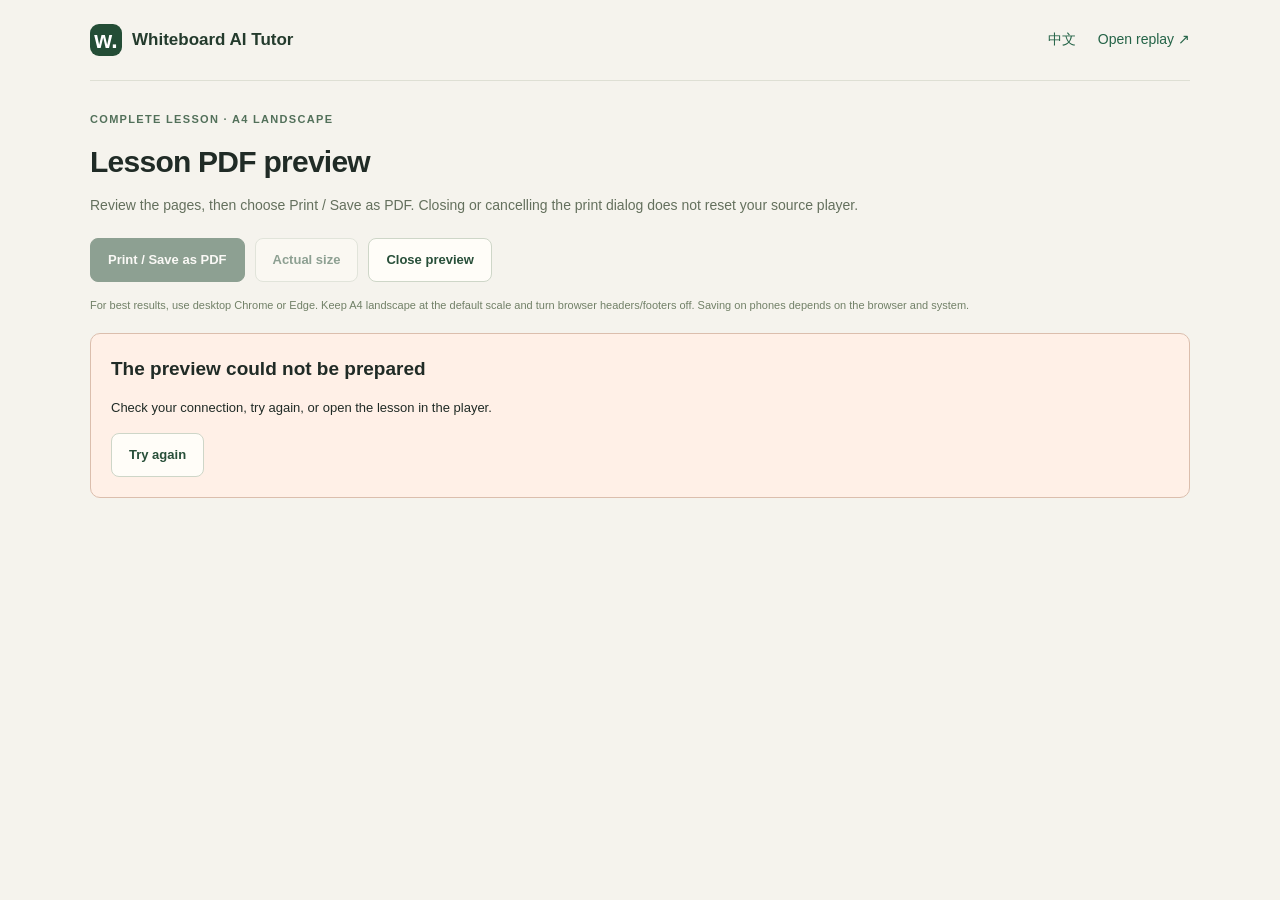
<file: lesson-pdf.html>
<!DOCTYPE html>
<html lang="en">
<head>
<meta charset="utf-8">
<meta name="viewport" content="width=device-width,initial-scale=1">
<meta name="description" content="Preview the full steps of a whiteboard lesson and print or save them as an A4 landscape PDF.">
<title>Lesson PDF preview · Whiteboard AI Tutor</title>
<link rel="stylesheet" href="docs/assets/gallery.css">
<link rel="stylesheet" href="docs/assets/lesson-pdf.css">
<script type="module" src="docs/assets/lesson-pdf.js"></script>
</head>
<body class="pdf-preview">
<main>
  <div class="preview-controls wrap">
    <header class="site-header"><a class="wordmark" id="gallery-link" href="index.html"><span class="brand-mark" aria-hidden="true">w.</span>Whiteboard AI Tutor</a><nav><a id="preview-language" href="?lang=zh">中文</a><a id="open-replay" href="index.html" target="_blank" rel="noopener">Open replay ↗</a></nav></header>
    <div class="preview-intro"><p class="eyebrow" id="preview-eyebrow">COMPLETE LESSON · A4 LANDSCAPE</p><h1 id="preview-title">Lesson PDF preview</h1><p id="preview-help">Review the pages, then choose Print / Save as PDF. Closing or cancelling the print dialog does not reset your source player.</p></div>
    <div class="preview-toolbar"><button id="print-pdf" class="button primary" type="button" disabled>Print / Save as PDF</button><button id="preview-zoom" class="button secondary" type="button" aria-pressed="false" disabled>Actual size</button><button id="close-preview" class="button secondary" type="button">Close preview</button><span id="page-summary" role="status" aria-live="polite"></span></div>
    <p class="desktop-note" id="desktop-note">For best results, use desktop Chrome or Edge. Keep A4 landscape at the default scale and turn browser headers/footers off. Saving on phones depends on the browser and system.</p>
    <div id="preview-status" class="preview-status" role="status" aria-live="polite">Loading the lesson…</div>
    <div id="preview-error" class="preview-error" role="alert" hidden><h2 id="error-title">The preview could not be prepared</h2><p id="error-help">Check your connection, try again, or open the lesson in the player.</p><button id="retry-preview" class="button secondary" type="button">Try again</button></div>
    <noscript><p>Enable JavaScript to prepare the lesson pages. You can still browse the <a href="index.html">recorded boards</a>.</p></noscript>
  </div>
  <div id="paper-collection" class="paper-collection" aria-label="Lesson pages"></div>
  <p id="close-help" class="close-help preview-controls" hidden>You can close this tab to return to your original player.</p>
</main>
</body>
</html>
</file>
<file: docs/assets/gallery.css>
*{box-sizing:border-box}html{scroll-behavior:smooth;scroll-padding-top:20px}body{background:#f5f3ed;color:#202b26;line-height:1.55}a{color:#246347}a:focus-visible,button:focus-visible,summary:focus-visible,video:focus-visible{outline:3px solid #d4872d;outline-offset:4px}a:hover{text-decoration:underline}.wrap{max-width:1380px;padding:0 40px 36px}.site-header{display:flex;justify-content:space-between;align-items:center;gap:20px;padding:24px 0;border-bottom:1px solid #dedfd4}.wordmark{display:inline-flex;gap:10px;align-items:center;font-weight:700;color:#243b2d;font-size:17px}.brand-mark{display:grid;place-items:center;width:32px;height:32px;background:#244d36;border-radius:9px;color:white;font-size:23px;line-height:1}.site-header nav{display:flex;align-items:center;gap:22px;font-size:14px;white-space:nowrap}.hero{display:grid;grid-template-columns:minmax(0,.92fr) minmax(0,1.2fr);gap:48px;align-items:center;padding:62px 0 48px}.eyebrow{font-size:11px;letter-spacing:.12em;font-weight:700;color:#52705a;margin:0 0 14px}.hero h1{font-size:clamp(32px,3.4vw,48px);line-height:1.16;letter-spacing:-.035em;max-width:550px;margin:0 0 22px;font-weight:750}.hero-intro{font-size:16px;color:#586258;max-width:490px;margin:0 0 24px;line-height:1.75}.hero-actions{display:flex;flex-wrap:wrap;gap:10px}.button{display:inline-flex;align-items:center;justify-content:center;gap:8px;min-height:44px;padding:10px 17px;border-radius:8px;font-size:13px;line-height:1.4;font-weight:600;text-decoration:none}.button:hover{text-decoration:none;filter:brightness(.96)}.primary{background:#284f39;color:#fff}.secondary{background:#fffdf8;color:#284f39;border:1px solid #ced6c8}.demo-note{font-size:11px;color:#677064;margin:15px 0 8px;max-width:430px}.text-link{font-size:13px;font-weight:600}.stats{display:flex;gap:30px;border-top:1px solid #daddd1;margin:24px 0 0;padding:17px 0 0}.stats dt{font-size:24px;font-weight:700;letter-spacing:-.03em;line-height:1.3}.stats dd{margin:2px 0 0;font-size:11px;color:#687161}.hero-preview{min-width:0;margin:0;border:1px solid #d5d9cc;border-radius:14px;overflow:hidden;background:#fbfbfa;box-shadow:0 12px 36px #293b2410}.preview-bar{display:flex;gap:8px;align-items:center;padding:12px 15px;border-bottom:1px solid #e3e4dd;font-size:11px;color:#62705d}.preview-dot{width:7px;height:7px;border-radius:50%;background:#61866a;flex:none}.preview-tag{margin-left:auto;white-space:nowrap;font-size:10px;border:1px solid #d7dfd1;border-radius:4px;padding:1px 5px}#hero-video{display:block;width:100%;aspect-ratio:800/526;background:#fbfbfa;object-fit:contain}.hero-preview figcaption{padding:10px 15px;font-size:11px;line-height:1.6;color:#6b7368;border-top:1px solid #e5e6df}.section-heading{display:flex;gap:16px;justify-content:space-between;align-items:end;margin-bottom:14px}.section-heading h2{font-size:24px;line-height:1.3;margin:0;letter-spacing:-.02em}.section-heading .eyebrow{margin:0 0 8px}#benchmark{padding-top:32px;border-top:1px solid #dadfd1}#benchmark>.lead{max-width:800px;margin:0 0 20px;font-size:14px;color:#677061}.table-scroll{max-width:100%;overflow:auto;border:1px solid #e0e3d9;border-radius:12px;background:#fffdf8}.table-scroll table.lb{width:100%;margin:0;border-radius:0;box-shadow:none;background:transparent}.table-scroll table.lb th{background:#eef1e8;font-size:12px;font-weight:600;color:#58644f}.table-scroll table.lb th,.table-scroll table.lb td{padding:12px 18px;white-space:nowrap}.benchmark-note{font-size:12px;line-height:1.7;color:#697261;margin:12px 0 30px;max-width:920px}#benchmark>h2{font-size:19px;margin:36px 0 14px}.grid{grid-template-columns:repeat(auto-fill,minmax(min(100%,350px),1fr));gap:16px}.card{min-width:0;box-shadow:none;border:1px solid #dce1d5;padding:14px;border-radius:12px;background:#fffefa;overflow-wrap:anywhere}.card img{height:auto;object-fit:contain}.meta{margin:0 0 5px;font-size:13px}.card .small{font-size:11px;line-height:1.6}.card>.small:first-of-type{min-height:36px;margin-bottom:7px}.card .note{font-size:12px;color:#4e5949;line-height:1.65}.v{margin-left:4px}.site-footer{display:flex;gap:32px;align-items:center;justify-content:space-between;margin-top:56px;padding:30px 0 8px;border-top:1px solid #d6ddcd}.footer-label{font-size:11px;letter-spacing:.1em;font-weight:700;color:#546a4d}.site-footer p{font-size:13px;color:#65705d;margin:8px 0 14px}.footer-project{font-size:12px;min-width:210px}.footer-project p{font-size:12px}.footer-project span{color:#718068}@media(min-width:1500px){.hero{gap:70px}}@media(max-width:1000px){.wrap{padding-inline:24px}.hero{gap:28px;padding-top:40px}.hero h1{font-size:35px}.hero-actions .button{width:100%}.stats{gap:20px}.stats dt{font-size:22px}}@media(max-width:740px){.wrap{padding:0 18px 24px}.site-header{padding:18px 0;gap:12px}.wordmark{font-size:14px;gap:8px}.brand-mark{width:28px;height:28px;font-size:20px;flex:none}.site-header nav{gap:13px;font-size:12px}.hero{grid-template-columns:minmax(0,1fr);gap:28px;padding:34px 0}.hero h1{font-size:36px;max-width:500px;margin-bottom:16px}.hero-intro{font-size:15px;margin-bottom:20px}.hero-actions{gap:8px}.hero-actions .button{width:auto;flex:1 1 auto;padding-inline:12px;font-size:12px}.eyebrow{font-size:10px;letter-spacing:.09em}.stats{margin-top:18px;padding-top:14px;gap:32px}.stats dt{font-size:24px}.hero-preview{border-radius:10px}.section-heading{align-items:start;flex-direction:column;gap:8px}.section-heading h2{font-size:22px}.table-scroll table.lb th,.table-scroll table.lb td{padding:10px 13px;font-size:12px}.grid{grid-template-columns:minmax(0,1fr)}.site-footer{align-items:start;flex-direction:column;margin-top:36px;padding-top:24px}.preview-bar{font-size:10px;padding:10px}.hero-preview figcaption{font-size:10px}#benchmark{padding-top:24px}}@media(max-width:360px){.wrap{padding-inline:14px}.wordmark{font-size:12px}.site-header nav{gap:10px}.hero h1{font-size:31px}.stats{gap:24px}}@media(prefers-reduced-motion:reduce){html{scroll-behavior:auto}}

/* Shared page primitives and reviewed-board exploration. */
body{font-family:-apple-system,'Segoe UI','Microsoft YaHei',Helvetica,Arial,sans-serif;margin:0}.wrap{margin:0 auto}[hidden]{display:none!important}.button{font-family:inherit;cursor:pointer}.button.primary{border:1px solid #284f39}.button:disabled{opacity:.5;cursor:default}.v{display:inline-block;padding:2px 8px;border-radius:9px;font-size:11px;font-weight:600;white-space:nowrap}.v.pass{background:#e2f3e6;color:#1d6a35}.v.fail{background:#fde7e7;color:#9b1c1c}.v.borderline{background:#fbf0cf;color:#7a5c00}.boards-heading{margin-top:32px}.boards-heading h2{font-size:22px;margin:0 0 6px}.boards-heading p{font-size:13px;color:#6a765f;margin:0 0 18px}.board-filters{display:grid;grid-template-columns:minmax(0,1.6fr) minmax(0,1.2fr) minmax(0,.8fr) minmax(0,.8fr) auto;gap:12px;align-items:end;background:#edf1e7;border:1px solid #d8dfce;border-radius:10px;padding:16px}.filter-field{display:flex;flex-direction:column;gap:7px;min-width:0}.filter-field>span{font-size:11px;font-weight:600;color:#586c4e}.filter-field select{font:inherit;font-size:12px;min-height:44px;padding:9px 28px 9px 10px;width:100%;min-width:0;border:1px solid #cbd5c1;border-radius:6px;background:#fffefa;color:#34472d}.filter-field select:focus-visible{outline:3px solid #d4872d;outline-offset:3px}.board-filters button{font-size:11px}.filter-count{font-size:12px;color:#6c785f;margin:12px 0 0}.empty-boards{padding:32px;border:1px dashed #bfcbb4;border-radius:10px;margin-top:20px}.empty-boards h3{font-size:19px;margin:0 0 10px}.empty-boards p{font-size:13px;color:#6a775d}.card-compare{display:inline-block;font-size:12px;font-weight:600;margin-top:12px;padding-top:10px;border-top:1px solid #e6e9df;width:100%}@media(max-width:1000px){.board-filters{grid-template-columns:repeat(2,minmax(0,1fr))}.board-filters button{justify-self:start}}@media(max-width:740px){.site-header nav a[href^="https://github.com/"]{display:none}.board-filters{padding:13px;gap:12px}.filter-field:first-child{grid-column:1/-1}.boards-heading h2{font-size:20px}.boards-heading p{font-size:12px}.empty-boards{padding:24px}.site-header nav{gap:12px}}@media(max-width:360px){.board-filters{grid-template-columns:minmax(0,1fr)}.filter-field:first-child{grid-column:auto}}

a{text-decoration:none}.board-results.is-filtered{display:grid;grid-template-columns:repeat(auto-fill,minmax(min(100%,350px),1fr));gap:16px;margin-top:22px}.board-results.is-filtered>.grid{display:contents}.board-results.is-filtered>.model-heading{display:none}@media(max-width:740px){.board-results.is-filtered{grid-template-columns:minmax(0,1fr)}}
</file>
<file: player/player.css>
html{color-scheme:light}body{background:#f5f3ed;color:#25332a;line-height:1.55}a{color:#285b3d;text-decoration:none}a:hover{text-decoration:underline}button:focus-visible,select:focus-visible,a:focus-visible,summary:focus-visible{outline:3px solid #d4872d;outline-offset:3px}#wrap{max-width:1280px;padding:0 28px 36px}#player-header{display:flex;justify-content:space-between;align-items:center;gap:20px;padding:20px 0 16px;border-bottom:1px solid #dadfd1;font-size:13px}#player-header b{font-size:15px}#player-header nav{display:flex;gap:18px;align-items:center}.player-heading{margin:20px 0 14px}.player-heading h1{font-size:23px;line-height:1.3;margin:0 0 6px}.player-heading p{font-size:12px;color:#6b7566;margin:0}#top{gap:8px;margin:16px 0 14px}button,select{border:1px solid #cbd4c3;border-radius:8px;background:#fffdf8;min-height:42px;padding:9px 14px;font-size:13px;color:#2f4135;line-height:1.4}button.pri{background:#2d563c;border-color:#2d563c}button:disabled,select:disabled{opacity:.5;cursor:wait}button[aria-pressed=true]{background:#e4ecde;border-color:#70946b}#sel{max-width:100%;min-width:0;flex:1 1 280px}#speed{min-width:65px}#frame{border:1px solid #d6dccf;border-radius:12px;box-shadow:0 5px 20px #23341e0a;overflow:auto;background:#fbfbfa}#board{background:#fbfbfa}#frame.zoomed{max-height:70vh}#frame.zoomed #board{width:max(100%,960px);max-width:none}#panel{margin-top:14px;padding:16px 20px;border:1px solid #d9e0d1;background:#edf1e7;box-shadow:none;gap:14px}#narr{min-width:0;flex:1 1 500px;overflow-wrap:anywhere}#q{font-size:12px;line-height:1.65;color:#617155}#stitle{font-size:15px;margin-top:7px}#say{font-size:15px;line-height:1.75;margin-top:6px}#chips{gap:7px;max-width:100%}.chip{flex:none;width:30px;height:30px;font-size:12px;background:#fffef9;border-color:#aebda1}.chip.done{background:#2d563c;border-color:#2d563c}.chip.cur{border-color:#3c7751;color:#2a6240}#advanced{margin-top:24px;padding-top:16px;border-top:1px solid #d9dfd1;font-size:13px}#advanced summary{cursor:pointer;width:fit-content;color:#527047;min-height:32px}.advanced-controls{display:flex;flex-wrap:wrap;align-items:center;gap:10px;margin-top:12px}.advanced-controls .chk{min-height:42px}.hint{font-size:12px;color:#697561;line-height:1.7}#status{margin:16px 0;padding:12px 16px;background:#eef1e7;border:1px solid #d7dfcd;border-radius:8px;font-size:13px}#status.error{background:#fff0e9;border-color:#dfb8a7;color:#84472d}#status[hidden]{display:none}#lint,#report,#statebox{box-shadow:none;border:1px solid #dce1d5;overflow:auto;overflow-wrap:anywhere}#statebox textarea{max-width:100%;margin-top:10px}#report table{min-width:600px}.boardonly #player-header,.boardonly .player-heading,.boardonly #advanced,.boardonly #status{display:none}.boardonly #wrap{padding:12px 16px 40px}#run-info{overflow-wrap:anywhere;font-size:11px;color:#78836f;margin-top:10px}@media(max-width:740px){#wrap{padding:0 14px 26px}#player-header{padding:15px 0;gap:10px;font-size:12px}#player-header b{display:none}#player-header nav{gap:14px}.player-heading{margin-top:18px}.player-heading h1{font-size:22px}.player-heading p{font-size:11px}#top{gap:7px}button,select{font-size:12px;padding:10px 11px;min-height:44px}#sel{flex-basis:100%;width:100%}#top #play,#top #next,#top #finish{flex:1 1 auto}#speed{flex:0 0 auto}#zoom{flex:1 1 auto}#frame{border-radius:8px}#panel{padding:13px 14px;gap:14px}#say{font-size:14px}#stitle{font-size:14px}#narr{flex-basis:100%}.chip{width:28px;height:28px}.hint{font-size:11px}#advanced{margin-top:18px}}@media(max-width:360px){#top #finish{flex:1 1 auto}button{padding-inline:9px}}@media(prefers-reduced-motion:reduce){*{scroll-behavior:auto!important}}

.pdf-export{display:inline-flex;align-items:center;justify-content:center;min-height:42px;padding:9px 14px;border:1px solid #cbd4c3;border-radius:8px;background:#fffdf8;color:#2d563c;font-size:13px;line-height:1.4;font-weight:600}.pdf-export[aria-disabled=true]{opacity:.5;pointer-events:none}.pdf-export:hover{background:#edf1e7;text-decoration:none}@media(max-width:740px){.pdf-export{flex:1 1 auto;min-height:44px;font-size:12px;padding:10px 11px}}
</file>
<file: docs/assets/compare.css>
[hidden]{display:none!important}.compare-heading{padding:42px 0 24px;max-width:850px}.compare-heading h1{font-size:clamp(29px,3.2vw,42px);line-height:1.2;letter-spacing:-.03em;margin:0 0 16px}.compare-heading>p:last-child{color:#65705e;font-size:15px;line-height:1.8;margin:0}.compare-toolbar{display:flex;gap:18px;align-items:end;flex-wrap:wrap;padding:20px;border:1px solid #d7dfcd;border-radius:12px;background:#edf1e7}.field{display:flex;flex-direction:column;gap:7px;min-width:0}.field>span{font-size:12px;font-weight:600;color:#53664a}.field select{font:inherit;font-size:14px;color:#293e2b;border:1px solid #c9d4bf;background:#fffefa;border-radius:7px;min-height:44px;padding:10px 34px 10px 12px;width:100%;min-width:0}.question-field{flex:1 1 400px}.thinking-field{flex:0 1 190px}.share-button{font-family:inherit;cursor:pointer;white-space:nowrap}.share-area{flex-basis:100%;font-size:12px}.share-area p{margin:0;color:#45643c}.share-area p:empty{display:none}.share-area label{display:block;margin-top:8px}.share-area input{font:inherit;font-size:12px;width:100%;padding:10px;border:1px solid #bccdb1;border-radius:6px;background:#fffefa}.question-summary{display:flex;align-items:end;justify-content:space-between;gap:20px;margin:30px 0 15px}.question-summary h2{font-size:20px;margin:0 0 5px;line-height:1.5}.question-summary p{font-size:12px;color:#6e7965;margin:0}.question-summary>a{flex:none}.sample-notice{padding:12px 16px;border-left:3px solid #a8893a;background:#f6f0db;color:#6f602e;font-size:12px;line-height:1.7;margin:0 0 18px}.comparison-grid{display:grid;grid-template-columns:repeat(2,minmax(0,1fr));gap:22px;align-items:start}.compare-card{min-width:0;border:1px solid #d8dfcf;background:#fffefa;border-radius:12px;overflow:hidden}.model-picker{display:flex;align-items:center;gap:13px;padding:18px 20px;background:#f1f3ec;border-bottom:1px solid #dce2d2}.model-letter{display:grid;place-items:center;background:#294e37;color:white;width:30px;height:30px;border-radius:8px;font-size:13px;font-weight:700;flex:none}.model-picker .field{flex:1}.model-picker .field>span{font-size:11px}.model-picker select{font-size:14px}.board-content{padding:18px 20px 20px;min-width:0}.board-meta{display:flex;flex-wrap:wrap;align-items:center;gap:8px;margin-bottom:14px}.board-model{font-size:14px;font-weight:650;margin:0 auto 0 0}.record-id{font-size:10px;color:#748269}.board-image{display:block;width:100%;background:#fbfbfa;border:1px solid #e0e4d9;border-radius:7px;overflow:hidden}.board-image img{display:block;width:100%;height:auto;aspect-ratio:16/9;object-fit:contain}.board-actions{display:flex;align-items:center;gap:14px;flex-wrap:wrap;margin:15px 0 20px}.board-actions .button{font-size:12px}.board-actions .text-link{font-size:12px}.review-note{border-top:1px solid #e2e6db;padding-top:16px}.review-note h3{font-size:13px;margin:0 0 8px}.review-note>p{font-size:13px;line-height:1.8;color:#526049;margin:0 0 16px;overflow-wrap:anywhere}.rubric{display:grid;grid-template-columns:repeat(2,minmax(0,1fr));gap:10px 20px;margin:0;padding:14px;border-radius:8px;background:#f2f4ed}.rubric>div{display:flex;align-items:baseline;justify-content:space-between;gap:8px;font-size:11px}.rubric dt{color:#64735a}.rubric dd{margin:0;font-weight:650;flex:none}.run-metrics{display:flex;gap:24px;margin:18px 0 0;padding-top:14px;border-top:1px solid #e4e7de;font-size:11px}.run-metrics dt{color:#73806b}.run-metrics dd{font-weight:650;margin:3px 0 0;font-size:14px}.method-note{font-size:12px;color:#68775c;line-height:1.8;max-width:1050px;margin:24px 0 0}.method-note a{font-weight:600}.no-board{display:flex;flex-direction:column;align-items:start;justify-content:center;min-height:320px;background:#f3f3ed;border:1px dashed #cbd3c3;border-radius:8px;padding:28px}.no-board h3{font-size:18px;line-height:1.5;margin:0 0 12px}.no-board p{font-size:13px;line-height:1.8;color:#68755e;margin:0 0 20px}.unavailable{background:#eceee7;color:#65715b}.load-state{padding:30px;background:#edf1e7;border:1px solid #d8dfce;border-radius:12px;margin:20px 0;font-size:14px}.load-state h2{margin-top:0;font-size:20px}.load-state p{color:#6a755f}.image-error{color:#884b32;font-size:12px;line-height:1.7}.compare-page .site-footer{margin-top:44px}@media(max-width:900px){.comparison-grid{gap:14px}.board-content{padding:16px}.model-picker{padding:14px}.board-model{font-size:13px}.rubric{grid-template-columns:minmax(0,1fr)}.run-metrics{gap:20px}}@media(max-width:740px){.compare-heading{padding:30px 0 22px}.compare-heading h1{font-size:32px}.compare-heading>p:last-child{font-size:14px}.compare-toolbar{padding:15px;gap:14px}.question-field,.thinking-field{flex:1 1 100%;width:100%}.share-button{width:100%}.field select{font-size:13px}.comparison-grid{grid-template-columns:minmax(0,1fr);gap:22px}.question-summary{align-items:start;flex-direction:column;gap:10px;margin-top:25px}.question-summary h2{font-size:19px}.model-picker{padding:16px}.board-content{padding:16px}.rubric{grid-template-columns:repeat(2,minmax(0,1fr));gap:10px 14px;padding:12px}.rubric>div{font-size:10px}.no-board{min-height:240px;padding:23px}.method-note{font-size:11px}.compare-page .site-header nav{gap:12px}.compare-page .site-header nav .browse-nav{display:none}}@media(max-width:360px){.rubric{grid-template-columns:minmax(0,1fr)}.run-metrics{gap:18px}}
</file>
<file: docs/assets/lesson-pdf.css>
.preview-controls{max-width:1180px}.preview-intro{padding:30px 0 20px}.preview-intro h1{font-size:30px;letter-spacing:-.025em;line-height:1.3;margin:0 0 12px}.preview-intro>p:last-child{max-width:820px;font-size:14px;color:#64705d;line-height:1.8;margin:0}.preview-toolbar{display:flex;gap:10px;flex-wrap:wrap;align-items:center}.preview-toolbar button{font-size:13px}.preview-toolbar span{font-size:12px;color:#607151;margin-left:8px}.desktop-note{font-size:11px;line-height:1.7;color:#718067;margin:14px 0}.preview-status{font-size:13px;padding:14px 18px;background:#eaf0e1;border:1px solid #d5dfc8;border-radius:8px;margin-top:18px}.preview-error{padding:20px;border:1px solid #dbbead;background:#fff0e7;border-radius:10px;margin-top:18px}.preview-error h2{font-size:19px;margin:0 0 9px}.preview-error p{font-size:13px;line-height:1.8}.paper-collection{max-width:1180px;margin:24px auto 44px;padding:0 28px}.page-stage{display:flex;justify-content:center;max-width:100%;overflow:auto;margin:0 0 24px;padding:2px 2px 12px}.sheet-wrapper{flex:none;position:relative}.sheet{width:277mm;height:189mm;box-sizing:border-box;display:grid;grid-template-rows:auto 120mm minmax(0,1fr) auto;gap:2.5mm;background:#fff;color:#202923;padding:0;transform-origin:top left;box-shadow:0 4px 24px #23351e17;outline:1px solid #dce1d3;font-family:'Segoe UI','Microsoft YaHei',Arial,sans-serif;line-height:1.4;-webkit-print-color-adjust:exact;print-color-adjust:exact}.sheet.continuation{grid-template-rows:auto minmax(0,1fr) auto}.sheet__header{padding:4mm 5mm 0}.page-kicker{display:flex;justify-content:space-between;gap:8mm;margin:0 0 1.5mm;font-size:8pt;font-weight:650;letter-spacing:.02em;color:#45633e}.page-kicker span:last-child{flex:none}.sheet__header h2{font-size:15pt;line-height:1.25;font-weight:650;letter-spacing:-.015em;margin:0 0 1.5mm;overflow-wrap:anywhere}.sheet-meta{font-size:8pt;line-height:1.35;color:#606e57;margin:0;overflow-wrap:anywhere}.paper-board{margin:0 5mm;min-height:0;position:relative;border:1px solid #e4e7df;background:#fbfbfa;overflow:hidden}.paper-board>svg{display:block;width:100%;height:100%;background:#fbfbfa}.empty-board-note{position:absolute;bottom:2mm;left:3mm;right:3mm;font-size:8pt;color:#7a806f;margin:0;background:#fbfbfa}.explanation{display:grid;grid-template-rows:auto minmax(0,1fr);min-height:0;margin:0 5mm;gap:1mm}.explanation-label{font-size:8pt;line-height:1.2;font-weight:650;color:#4b6543;margin:0}.narration{font-size:10.5pt;line-height:1.45;margin:0;min-height:0;white-space:pre-wrap;overflow-wrap:anywhere;overflow:hidden}.sheet__footer{display:flex;justify-content:space-between;align-items:baseline;gap:6mm;padding:0 5mm 3mm;margin:0;font-size:7.5pt;line-height:1.3;color:#68745e}.sheet__footer a{color:#365f3c}.page-number{flex:none}.render-frame{position:fixed;left:-20000px;top:0;width:1600px;height:1000px;border:0;pointer-events:none}.close-help{margin:20px auto 35px;font-size:13px;color:#6b785e;text-align:center}.pdf-preview:has(.preview-toolbar button[disabled]) .paper-collection:empty{display:none}@media(max-width:740px){.preview-intro{padding-top:24px}.preview-intro h1{font-size:25px}.preview-intro>p:last-child{font-size:13px}.preview-toolbar{gap:8px}.preview-toolbar button{flex:1 1 auto;font-size:12px}.preview-toolbar span{flex-basis:100%;margin:4px 0 0}.paper-collection{padding:0 12px}.desktop-note{font-size:10px}.preview-controls .site-header nav{gap:12px}.preview-controls .site-header nav #open-replay{display:none}}@page{size:A4 landscape;margin:10mm}@media print{html,body{margin:0!important;padding:0!important;background:#fff!important}body main{margin:0;padding:0}.preview-controls,.render-frame,.close-help{display:none!important}.paper-collection{display:block;max-width:none;margin:0;padding:0}.page-stage{display:block;overflow:visible;max-width:none;padding:0;margin:0;break-after:page;page-break-after:always}.page-stage:last-child{break-after:auto;page-break-after:auto}.sheet-wrapper{width:auto!important;height:auto!important;display:block}.sheet{transform:none!important;box-shadow:none;outline:none;width:277mm;height:189mm;break-inside:avoid;page-break-inside:avoid}.sheet__header{padding-top:0}.sheet__footer{padding-bottom:0}a{text-decoration:none}}

.page-stage{display:block}.sheet-wrapper{margin-inline:auto}
</file>
